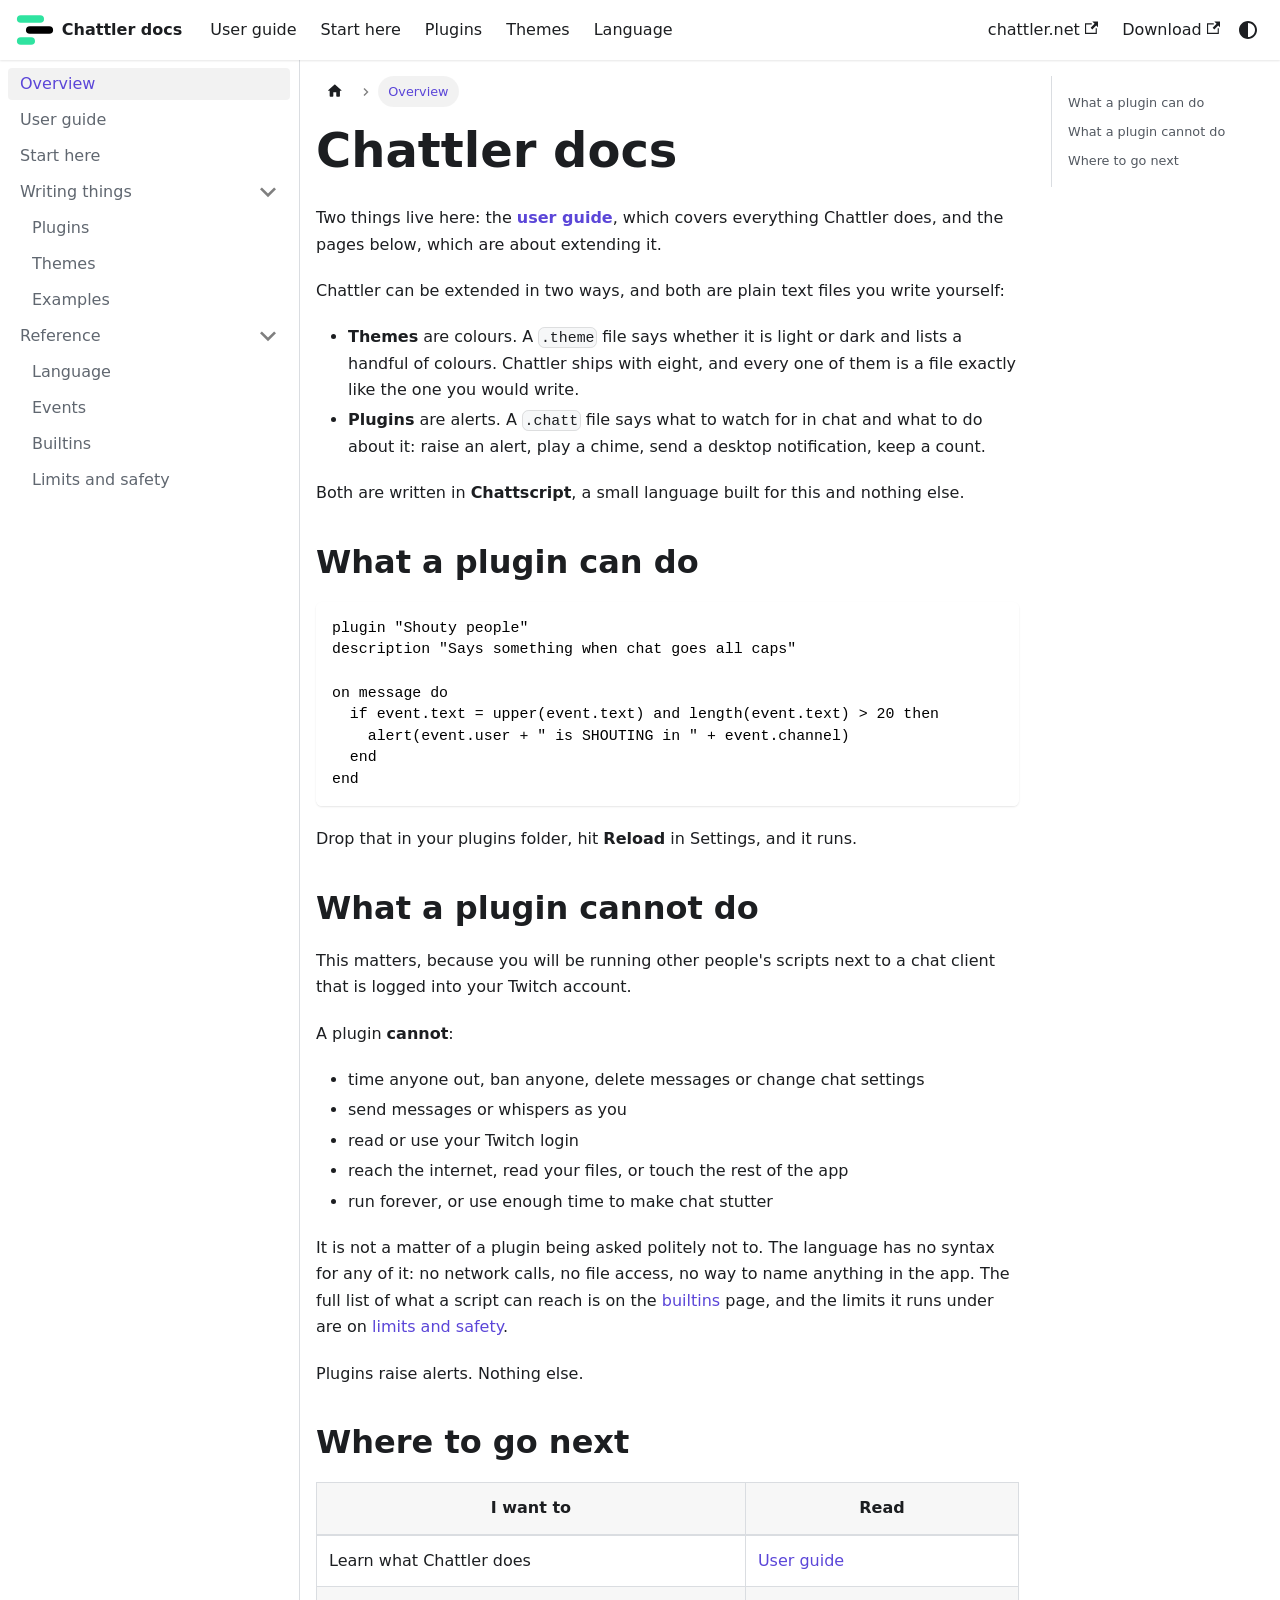
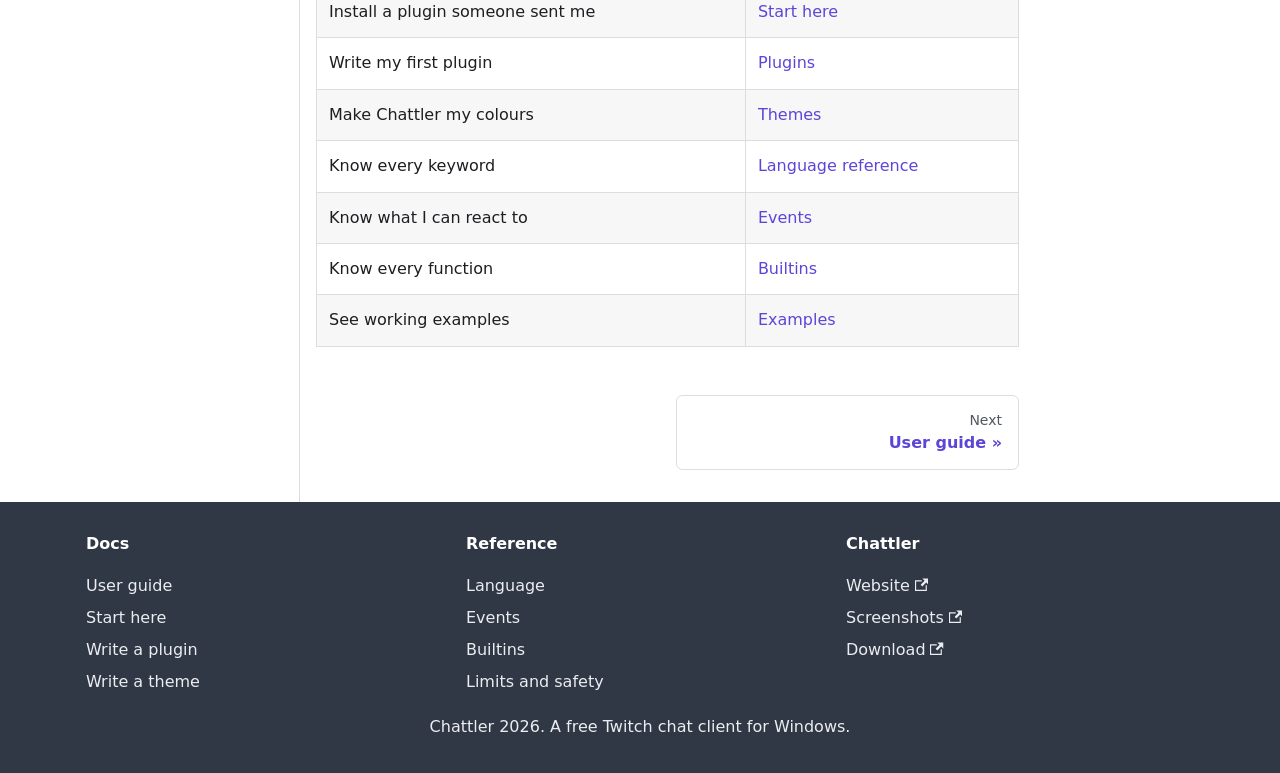
<file: index.html>
<!doctype html>
<html lang="en" dir="ltr" class="docs-wrapper plugin-docs plugin-id-default docs-version-current docs-doc-page docs-doc-id-intro" data-has-hydrated="false">
<head>
<meta charset="UTF-8">
<meta name="generator" content="Docusaurus v3.10.2">
<title data-rh="true">Chattler plugins and themes | Chattler docs</title><meta data-rh="true" name="viewport" content="width=device-width,initial-scale=1"><meta data-rh="true" name="twitter:card" content="summary_large_image"><meta data-rh="true" property="og:image" content="https://docs.chattler.net/img/docs-card.png"><meta data-rh="true" name="twitter:image" content="https://docs.chattler.net/img/docs-card.png"><meta data-rh="true" property="og:url" content="https://docs.chattler.net/"><meta data-rh="true" property="og:locale" content="en"><meta data-rh="true" name="docusaurus_locale" content="en"><meta data-rh="true" name="docsearch:language" content="en"><meta data-rh="true" name="keywords" content="Chattler, Chattscript, Twitch chat client, plugins, themes, moderation alerts"><meta data-rh="true" name="docusaurus_version" content="current"><meta data-rh="true" name="docusaurus_tag" content="docs-default-current"><meta data-rh="true" name="docsearch:version" content="current"><meta data-rh="true" name="docsearch:docusaurus_tag" content="docs-default-current"><meta data-rh="true" property="og:title" content="Chattler plugins and themes | Chattler docs"><meta data-rh="true" name="description" content="Chattler runs community plugins and themes written in Chattscript, a small language with no access to your account, your files or the internet."><meta data-rh="true" property="og:description" content="Chattler runs community plugins and themes written in Chattscript, a small language with no access to your account, your files or the internet."><link data-rh="true" rel="icon" href="/img/favicon.ico"><link data-rh="true" rel="canonical" href="https://docs.chattler.net/"><link data-rh="true" rel="alternate" href="https://docs.chattler.net/" hreflang="en"><link data-rh="true" rel="alternate" href="https://docs.chattler.net/" hreflang="x-default"><script data-rh="true">function insertBanner(){var n=document.createElement("div");n.id="__docusaurus-base-url-issue-banner-container";n.innerHTML='\n<div id="__docusaurus-base-url-issue-banner" style="border: thick solid red; background-color: rgb(255, 230, 179); margin: 20px; padding: 20px; font-size: 20px;">\n   <p style="font-weight: bold; font-size: 30px;">Your Docusaurus site did not load properly.</p>\n   <p>A very common reason is a wrong site <a href="https://docusaurus.io/docs/docusaurus.config.js/#baseUrl" style="font-weight: bold;">baseUrl configuration</a>.</p>\n   <p>Current configured baseUrl = <span style="font-weight: bold; color: red;">/</span>  (default value)</p>\n   <p>We suggest trying baseUrl = <span id="__docusaurus-base-url-issue-banner-suggestion-container" style="font-weight: bold; color: green;"></span></p>\n</div>\n',document.body.prepend(n);var e=document.getElementById("__docusaurus-base-url-issue-banner-suggestion-container"),s=window.location.pathname,o="/"===s.substr(-1)?s:s+"/";e.textContent=o}document.addEventListener("DOMContentLoaded",function(){void 0===window.docusaurus&&insertBanner()})</script><script data-rh="true" type="application/ld+json">{"@context":"https://schema.org","@type":"BreadcrumbList","itemListElement":[{"@type":"ListItem","position":1,"name":"Overview","item":"https://docs.chattler.net/"}]}</script><link rel="stylesheet" href="/assets/css/styles.12a958e6.css">
<script src="/assets/js/runtime~main.bc069a1c.js" defer="defer"></script>
<script src="/assets/js/main.4e175c23.js" defer="defer"></script>
</head>
<body>
<svg style="display: none;"><defs>
<symbol id="theme-svg-external-link" viewBox="0 0 24 24"><path fill="currentColor" d="M21 13v10h-21v-19h12v2h-10v15h17v-8h2zm3-12h-10.988l4.035 4-6.977 7.07 2.828 2.828 6.977-7.07 4.125 4.172v-11z"/></symbol>
</defs></svg>
<script>!function(){var t=function(){try{return new URLSearchParams(window.location.search).get("docusaurus-theme")}catch(t){}}()||function(){try{return window.localStorage.getItem("theme")}catch(t){}}();document.documentElement.setAttribute("data-theme",t||(window.matchMedia("(prefers-color-scheme: dark)").matches?"dark":"light")),document.documentElement.setAttribute("data-theme-choice",t||"system")}(),function(){try{const c=new URLSearchParams(window.location.search).entries();for(var[t,e]of c)if(t.startsWith("docusaurus-data-")){var a=t.replace("docusaurus-data-","data-");document.documentElement.setAttribute(a,e)}}catch(t){}}()</script><div id="__docusaurus"><link rel="preload" as="image" href="/img/logo.svg"><div role="region" aria-label="Skip to main content"><a class="skipToContent_fXgn" href="#__docusaurus_skipToContent_fallback">Skip to main content</a></div><nav aria-label="Main" class="theme-layout-navbar navbar navbar--fixed-top"><div class="navbar__inner"><div class="theme-layout-navbar-left navbar__items"><button aria-label="Toggle navigation bar" aria-expanded="false" class="navbar__toggle clean-btn" type="button"><svg width="30" height="30" viewBox="0 0 30 30" aria-hidden="true"><path stroke="currentColor" stroke-linecap="round" stroke-miterlimit="10" stroke-width="2" d="M4 7h22M4 15h22M4 23h22"></path></svg></button><a class="navbar__brand" href="/"><div class="navbar__logo"><img src="/img/logo.svg" alt="Chattler" class="themedComponent_mlkZ themedComponent--light_NVdE"><img src="/img/logo.svg" alt="Chattler" class="themedComponent_mlkZ themedComponent--dark_xIcU"></div><b class="navbar__title text--truncate">Chattler docs</b></a><a class="navbar__item navbar__link" href="/guide">User guide</a><a class="navbar__item navbar__link" href="/start">Start here</a><a class="navbar__item navbar__link" href="/plugins">Plugins</a><a class="navbar__item navbar__link" href="/themes">Themes</a><a class="navbar__item navbar__link" href="/language">Language</a></div><div class="theme-layout-navbar-right navbar__items navbar__items--right"><a href="https://chattler.net" target="_blank" rel="noopener noreferrer" class="navbar__item navbar__link">chattler.net<svg width="13.5" height="13.5" aria-label="(opens in new tab)" class="iconExternalLink_nPIU"><use href="#theme-svg-external-link"></use></svg></a><a href="https://github.com/Teeeroyyy/chattler" target="_blank" rel="noopener noreferrer" class="navbar__item navbar__link">Download<svg width="13.5" height="13.5" aria-label="(opens in new tab)" class="iconExternalLink_nPIU"><use href="#theme-svg-external-link"></use></svg></a><div class="toggle_vylO colorModeToggle_DEke"><button class="clean-btn toggleButton_gllP toggleButtonDisabled_aARS" type="button" disabled="" title="system mode" aria-label="Switch between dark and light mode (currently system mode)"><svg viewBox="0 0 24 24" width="24" height="24" aria-hidden="true" class="toggleIcon_g3eP lightToggleIcon_pyhR"><path fill="currentColor" d="M12,9c1.65,0,3,1.35,3,3s-1.35,3-3,3s-3-1.35-3-3S10.35,9,12,9 M12,7c-2.76,0-5,2.24-5,5s2.24,5,5,5s5-2.24,5-5 S14.76,7,12,7L12,7z M2,13l2,0c0.55,0,1-0.45,1-1s-0.45-1-1-1l-2,0c-0.55,0-1,0.45-1,1S1.45,13,2,13z M20,13l2,0c0.55,0,1-0.45,1-1 s-0.45-1-1-1l-2,0c-0.55,0-1,0.45-1,1S19.45,13,20,13z M11,2v2c0,0.55,0.45,1,1,1s1-0.45,1-1V2c0-0.55-0.45-1-1-1S11,1.45,11,2z M11,20v2c0,0.55,0.45,1,1,1s1-0.45,1-1v-2c0-0.55-0.45-1-1-1C11.45,19,11,19.45,11,20z M5.99,4.58c-0.39-0.39-1.03-0.39-1.41,0 c-0.39,0.39-0.39,1.03,0,1.41l1.06,1.06c0.39,0.39,1.03,0.39,1.41,0s0.39-1.03,0-1.41L5.99,4.58z M18.36,16.95 c-0.39-0.39-1.03-0.39-1.41,0c-0.39,0.39-0.39,1.03,0,1.41l1.06,1.06c0.39,0.39,1.03,0.39,1.41,0c0.39-0.39,0.39-1.03,0-1.41 L18.36,16.95z M19.42,5.99c0.39-0.39,0.39-1.03,0-1.41c-0.39-0.39-1.03-0.39-1.41,0l-1.06,1.06c-0.39,0.39-0.39,1.03,0,1.41 s1.03,0.39,1.41,0L19.42,5.99z M7.05,18.36c0.39-0.39,0.39-1.03,0-1.41c-0.39-0.39-1.03-0.39-1.41,0l-1.06,1.06 c-0.39,0.39-0.39,1.03,0,1.41s1.03,0.39,1.41,0L7.05,18.36z"></path></svg><svg viewBox="0 0 24 24" width="24" height="24" aria-hidden="true" class="toggleIcon_g3eP darkToggleIcon_wfgR"><path fill="currentColor" d="M9.37,5.51C9.19,6.15,9.1,6.82,9.1,7.5c0,4.08,3.32,7.4,7.4,7.4c0.68,0,1.35-0.09,1.99-0.27C17.45,17.19,14.93,19,12,19 c-3.86,0-7-3.14-7-7C5,9.07,6.81,6.55,9.37,5.51z M12,3c-4.97,0-9,4.03-9,9s4.03,9,9,9s9-4.03,9-9c0-0.46-0.04-0.92-0.1-1.36 c-0.98,1.37-2.58,2.26-4.4,2.26c-2.98,0-5.4-2.42-5.4-5.4c0-1.81,0.89-3.42,2.26-4.4C12.92,3.04,12.46,3,12,3L12,3z"></path></svg><svg viewBox="0 0 24 24" width="24" height="24" aria-hidden="true" class="toggleIcon_g3eP systemToggleIcon_QzmC"><path fill="currentColor" d="m12 21c4.971 0 9-4.029 9-9s-4.029-9-9-9-9 4.029-9 9 4.029 9 9 9zm4.95-13.95c1.313 1.313 2.05 3.093 2.05 4.95s-0.738 3.637-2.05 4.95c-1.313 1.313-3.093 2.05-4.95 2.05v-14c1.857 0 3.637 0.737 4.95 2.05z"></path></svg></button></div><div class="navbarSearchContainer_Bca1"></div></div></div><div role="presentation" class="navbar-sidebar__backdrop"></div></nav><div id="__docusaurus_skipToContent_fallback" class="theme-layout-main main-wrapper mainWrapper_z2l0"><div class="docsWrapper_hBAB"><button aria-label="Scroll back to top" class="clean-btn theme-back-to-top-button backToTopButton_sjWU" type="button"></button><div class="docRoot_UBD9"><aside class="theme-doc-sidebar-container docSidebarContainer_YfHR"><div class="sidebarViewport_aRkj"><div class="sidebar_njMd"><nav aria-label="Docs sidebar" class="menu thin-scrollbar menu_SIkG"><ul class="theme-doc-sidebar-menu menu__list"><li class="theme-doc-sidebar-item-link theme-doc-sidebar-item-link-level-1 menu__list-item"><a class="menu__link menu__link--active" aria-current="page" href="/"><span class="linkLabel_WmDU">Overview</span></a></li><li class="theme-doc-sidebar-item-link theme-doc-sidebar-item-link-level-1 menu__list-item"><a class="menu__link" href="/guide"><span class="linkLabel_WmDU">User guide</span></a></li><li class="theme-doc-sidebar-item-link theme-doc-sidebar-item-link-level-1 menu__list-item"><a class="menu__link" href="/start"><span class="linkLabel_WmDU">Start here</span></a></li><li class="theme-doc-sidebar-item-category theme-doc-sidebar-item-category-level-1 menu__list-item"><div class="menu__list-item-collapsible"><a class="categoryLink_byQd menu__link menu__link--sublist menu__link--sublist-caret" role="button" aria-expanded="true" href="/plugins"><span class="categoryLinkLabel_W154">Writing things</span></a></div><ul class="menu__list"><li class="theme-doc-sidebar-item-link theme-doc-sidebar-item-link-level-2 menu__list-item"><a class="menu__link" tabindex="0" href="/plugins"><span class="linkLabel_WmDU">Plugins</span></a></li><li class="theme-doc-sidebar-item-link theme-doc-sidebar-item-link-level-2 menu__list-item"><a class="menu__link" tabindex="0" href="/themes"><span class="linkLabel_WmDU">Themes</span></a></li><li class="theme-doc-sidebar-item-link theme-doc-sidebar-item-link-level-2 menu__list-item"><a class="menu__link" tabindex="0" href="/examples"><span class="linkLabel_WmDU">Examples</span></a></li></ul></li><li class="theme-doc-sidebar-item-category theme-doc-sidebar-item-category-level-1 menu__list-item"><div class="menu__list-item-collapsible"><a class="categoryLink_byQd menu__link menu__link--sublist menu__link--sublist-caret" role="button" aria-expanded="true" href="/language"><span class="categoryLinkLabel_W154">Reference</span></a></div><ul class="menu__list"><li class="theme-doc-sidebar-item-link theme-doc-sidebar-item-link-level-2 menu__list-item"><a class="menu__link" tabindex="0" href="/language"><span class="linkLabel_WmDU">Language</span></a></li><li class="theme-doc-sidebar-item-link theme-doc-sidebar-item-link-level-2 menu__list-item"><a class="menu__link" tabindex="0" href="/events"><span class="linkLabel_WmDU">Events</span></a></li><li class="theme-doc-sidebar-item-link theme-doc-sidebar-item-link-level-2 menu__list-item"><a class="menu__link" tabindex="0" href="/builtins"><span class="linkLabel_WmDU">Builtins</span></a></li><li class="theme-doc-sidebar-item-link theme-doc-sidebar-item-link-level-2 menu__list-item"><a class="menu__link" tabindex="0" href="/limits"><span class="linkLabel_WmDU">Limits and safety</span></a></li></ul></li></ul></nav></div></div></aside><main class="docMainContainer_TBSr"><div class="container padding-top--md padding-bottom--lg"><div class="row"><div class="col docItemCol_VOVn"><div class="docItemContainer_Djhp"><article><nav class="theme-doc-breadcrumbs breadcrumbsContainer_Z_bl" aria-label="Breadcrumbs"><ul class="breadcrumbs"><li class="breadcrumbs__item"><a aria-label="Home page" class="breadcrumbs__link" href="/"><svg viewBox="0 0 24 24" class="breadcrumbHomeIcon_YNFT"><path d="M10 19v-5h4v5c0 .55.45 1 1 1h3c.55 0 1-.45 1-1v-7h1.7c.46 0 .68-.57.33-.87L12.67 3.6c-.38-.34-.96-.34-1.34 0l-8.36 7.53c-.34.3-.13.87.33.87H5v7c0 .55.45 1 1 1h3c.55 0 1-.45 1-1z" fill="currentColor"></path></svg></a></li><li class="breadcrumbs__item breadcrumbs__item--active"><span class="breadcrumbs__link">Overview</span></li></ul></nav><div class="tocCollapsible_ETCw theme-doc-toc-mobile tocMobile_ITEo"><button type="button" class="clean-btn tocCollapsibleButton_TO0P">On this page</button></div><div class="theme-doc-markdown markdown"><header><h1>Chattler docs</h1></header>
<p>Two things live here: the <strong><a class="" href="/guide">user guide</a></strong>, which covers everything Chattler does, and the pages below, which are about extending it.</p>
<p>Chattler can be extended in two ways, and both are plain text files you write yourself:</p>
<ul>
<li class=""><strong>Themes</strong> are colours. A <code>.theme</code> file says whether it is light or dark and lists a handful of colours. Chattler ships with eight, and every one of them is a file exactly like the one you would write.</li>
<li class=""><strong>Plugins</strong> are alerts. A <code>.chatt</code> file says what to watch for in chat and what to do about it: raise an alert, play a chime, send a desktop notification, keep a count.</li>
</ul>
<p>Both are written in <strong>Chattscript</strong>, a small language built for this and nothing else.</p>
<h2 class="anchor anchorTargetStickyNavbar_Vzrq" id="what-a-plugin-can-do">What a plugin can do<a href="#what-a-plugin-can-do" class="hash-link" aria-label="Direct link to What a plugin can do" title="Direct link to What a plugin can do" translate="no">​</a></h2>
<div class="language-ruby codeBlockContainer_Ckt0 theme-code-block" style="--prism-color:#9CDCFE;--prism-background-color:#1E1E1E"><div class="codeBlockContent_QJqH"><pre tabindex="0" class="prism-code language-ruby codeBlock_bY9V thin-scrollbar" style="color:#9CDCFE;background-color:#1E1E1E"><code class="codeBlockLines_e6Vv"><div class="token-line" style="color:#9CDCFE"><span class="token plain">plugin &quot;Shouty people&quot;</span><br></div><div class="token-line" style="color:#9CDCFE"><span class="token plain">description &quot;Says something when chat goes all caps&quot;</span><br></div><div class="token-line" style="color:#9CDCFE"><span class="token plain" style="display:inline-block"></span><br></div><div class="token-line" style="color:#9CDCFE"><span class="token plain">on message do</span><br></div><div class="token-line" style="color:#9CDCFE"><span class="token plain">  if event.text = upper(event.text) and length(event.text) &gt; 20 then</span><br></div><div class="token-line" style="color:#9CDCFE"><span class="token plain">    alert(event.user + &quot; is SHOUTING in &quot; + event.channel)</span><br></div><div class="token-line" style="color:#9CDCFE"><span class="token plain">  end</span><br></div><div class="token-line" style="color:#9CDCFE"><span class="token plain">end</span><br></div></code></pre></div></div>
<p>Drop that in your plugins folder, hit <strong>Reload</strong> in Settings, and it runs.</p>
<h2 class="anchor anchorTargetStickyNavbar_Vzrq" id="what-a-plugin-cannot-do">What a plugin cannot do<a href="#what-a-plugin-cannot-do" class="hash-link" aria-label="Direct link to What a plugin cannot do" title="Direct link to What a plugin cannot do" translate="no">​</a></h2>
<p>This matters, because you will be running other people&#x27;s scripts next to a chat client that is logged into your Twitch account.</p>
<p>A plugin <strong>cannot</strong>:</p>
<ul>
<li class="">time anyone out, ban anyone, delete messages or change chat settings</li>
<li class="">send messages or whispers as you</li>
<li class="">read or use your Twitch login</li>
<li class="">reach the internet, read your files, or touch the rest of the app</li>
<li class="">run forever, or use enough time to make chat stutter</li>
</ul>
<p>It is not a matter of a plugin being asked politely not to. The language has no syntax for any of it: no network calls, no file access, no way to name anything in the app. The full list of what a script can reach is on the <a class="" href="/builtins">builtins</a> page, and the limits it runs under are on <a class="" href="/limits">limits and safety</a>.</p>
<p>Plugins raise alerts. Nothing else.</p>
<h2 class="anchor anchorTargetStickyNavbar_Vzrq" id="where-to-go-next">Where to go next<a href="#where-to-go-next" class="hash-link" aria-label="Direct link to Where to go next" title="Direct link to Where to go next" translate="no">​</a></h2>
<table><thead><tr><th>I want to</th><th>Read</th></tr></thead><tbody><tr><td>Learn what Chattler does</td><td><a class="" href="/guide">User guide</a></td></tr><tr><td>Install a plugin someone sent me</td><td><a class="" href="/start">Start here</a></td></tr><tr><td>Write my first plugin</td><td><a class="" href="/plugins">Plugins</a></td></tr><tr><td>Make Chattler my colours</td><td><a class="" href="/themes">Themes</a></td></tr><tr><td>Know every keyword</td><td><a class="" href="/language">Language reference</a></td></tr><tr><td>Know what I can react to</td><td><a class="" href="/events">Events</a></td></tr><tr><td>Know every function</td><td><a class="" href="/builtins">Builtins</a></td></tr><tr><td>See working examples</td><td><a class="" href="/examples">Examples</a></td></tr></tbody></table></div></article><nav class="docusaurus-mt-lg pagination-nav" aria-label="Docs pages"><a class="pagination-nav__link pagination-nav__link--next" href="/guide"><div class="pagination-nav__sublabel">Next</div><div class="pagination-nav__label">User guide</div></a></nav></div></div><div class="col col--3"><div class="tableOfContents_bqdL thin-scrollbar theme-doc-toc-desktop"><ul class="table-of-contents table-of-contents__left-border"><li><a href="#what-a-plugin-can-do" class="table-of-contents__link toc-highlight">What a plugin can do</a></li><li><a href="#what-a-plugin-cannot-do" class="table-of-contents__link toc-highlight">What a plugin cannot do</a></li><li><a href="#where-to-go-next" class="table-of-contents__link toc-highlight">Where to go next</a></li></ul></div></div></div></div></main></div></div></div><footer class="theme-layout-footer footer footer--dark"><div class="container container-fluid"><div class="row footer__links"><div class="theme-layout-footer-column col footer__col"><div class="footer__title">Docs</div><ul class="footer__items clean-list"><li class="footer__item"><a class="footer__link-item" href="/guide">User guide</a></li><li class="footer__item"><a class="footer__link-item" href="/start">Start here</a></li><li class="footer__item"><a class="footer__link-item" href="/plugins">Write a plugin</a></li><li class="footer__item"><a class="footer__link-item" href="/themes">Write a theme</a></li></ul></div><div class="theme-layout-footer-column col footer__col"><div class="footer__title">Reference</div><ul class="footer__items clean-list"><li class="footer__item"><a class="footer__link-item" href="/language">Language</a></li><li class="footer__item"><a class="footer__link-item" href="/events">Events</a></li><li class="footer__item"><a class="footer__link-item" href="/builtins">Builtins</a></li><li class="footer__item"><a class="footer__link-item" href="/limits">Limits and safety</a></li></ul></div><div class="theme-layout-footer-column col footer__col"><div class="footer__title">Chattler</div><ul class="footer__items clean-list"><li class="footer__item"><a href="https://chattler.net" target="_blank" rel="noopener noreferrer" class="footer__link-item">Website<svg width="13.5" height="13.5" aria-label="(opens in new tab)" class="iconExternalLink_nPIU"><use href="#theme-svg-external-link"></use></svg></a></li><li class="footer__item"><a href="https://chattler.net/screenshots/" target="_blank" rel="noopener noreferrer" class="footer__link-item">Screenshots<svg width="13.5" height="13.5" aria-label="(opens in new tab)" class="iconExternalLink_nPIU"><use href="#theme-svg-external-link"></use></svg></a></li><li class="footer__item"><a href="https://chattler.net/#download" target="_blank" rel="noopener noreferrer" class="footer__link-item">Download<svg width="13.5" height="13.5" aria-label="(opens in new tab)" class="iconExternalLink_nPIU"><use href="#theme-svg-external-link"></use></svg></a></li></ul></div></div><div class="footer__bottom text--center"><div class="footer__copyright">Chattler 2026. A free Twitch chat client for Windows.</div></div></div></footer></div>
</body>
</html>
</file>
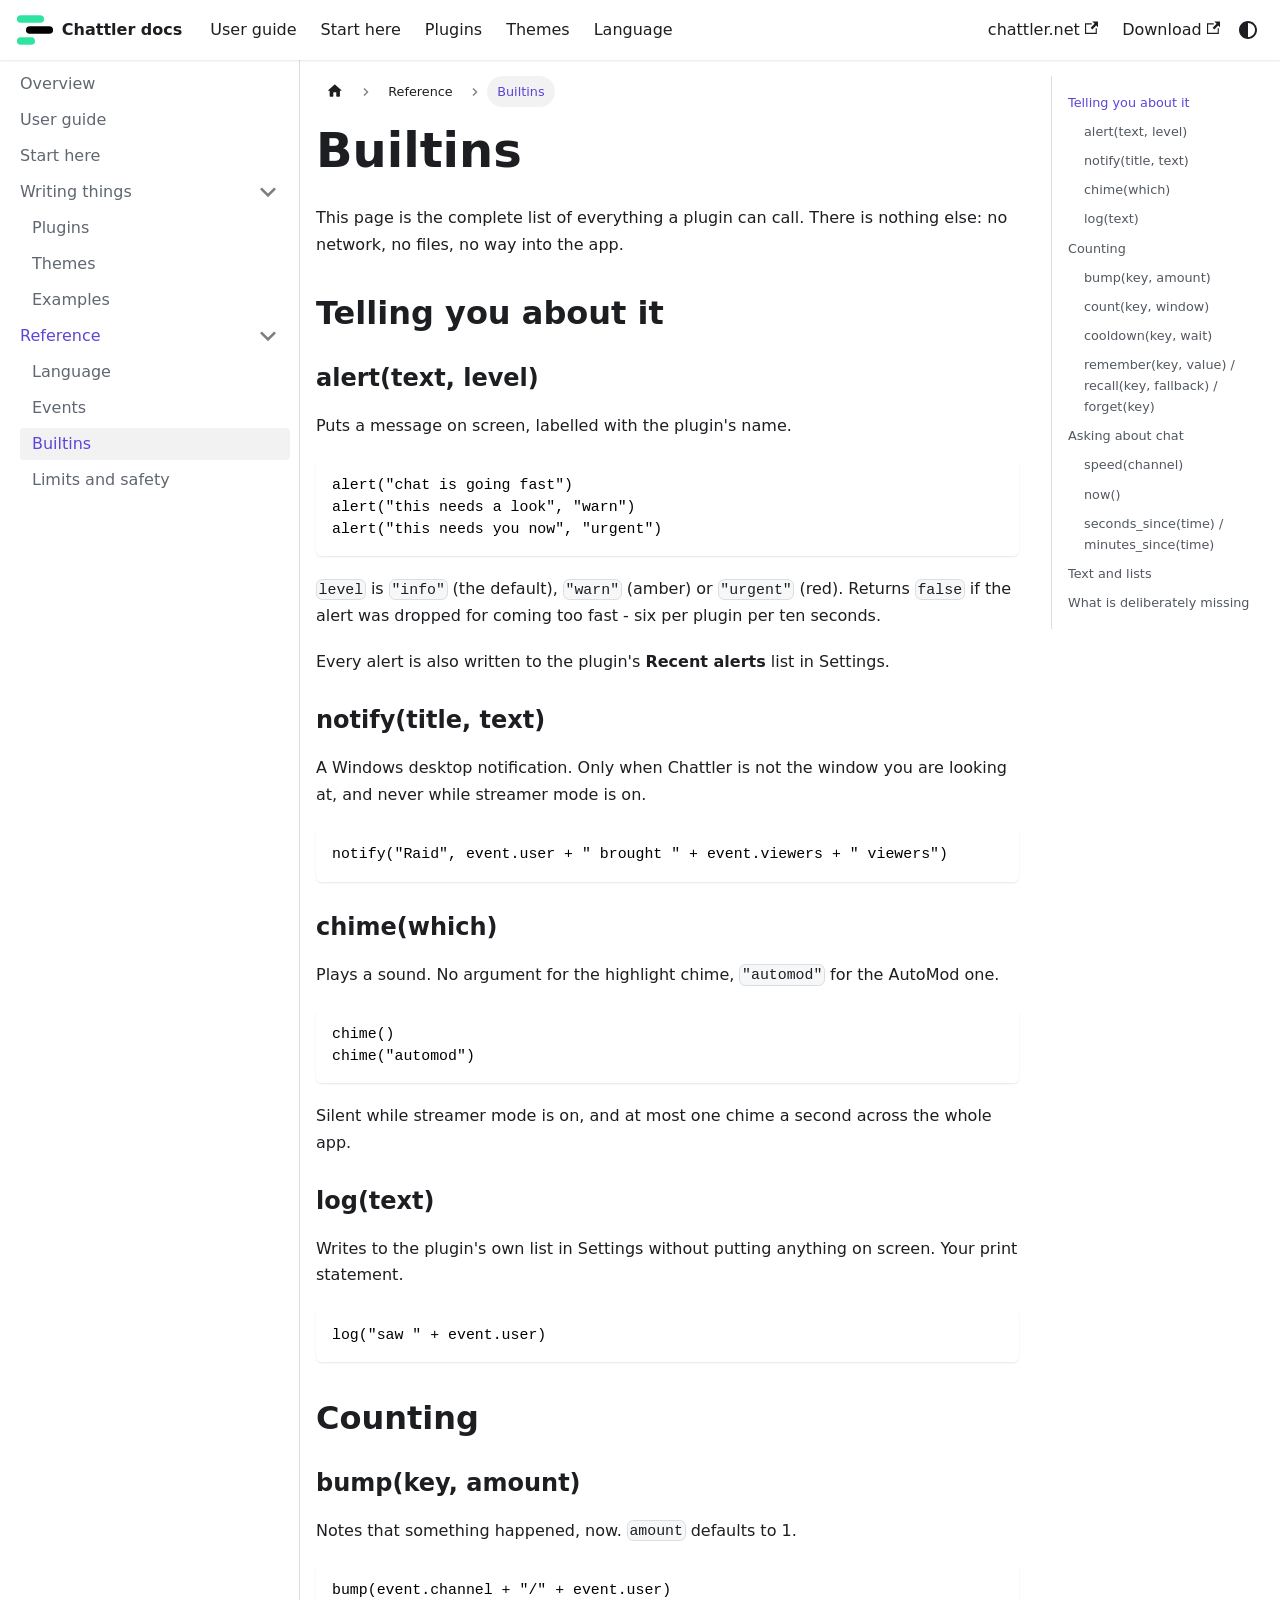
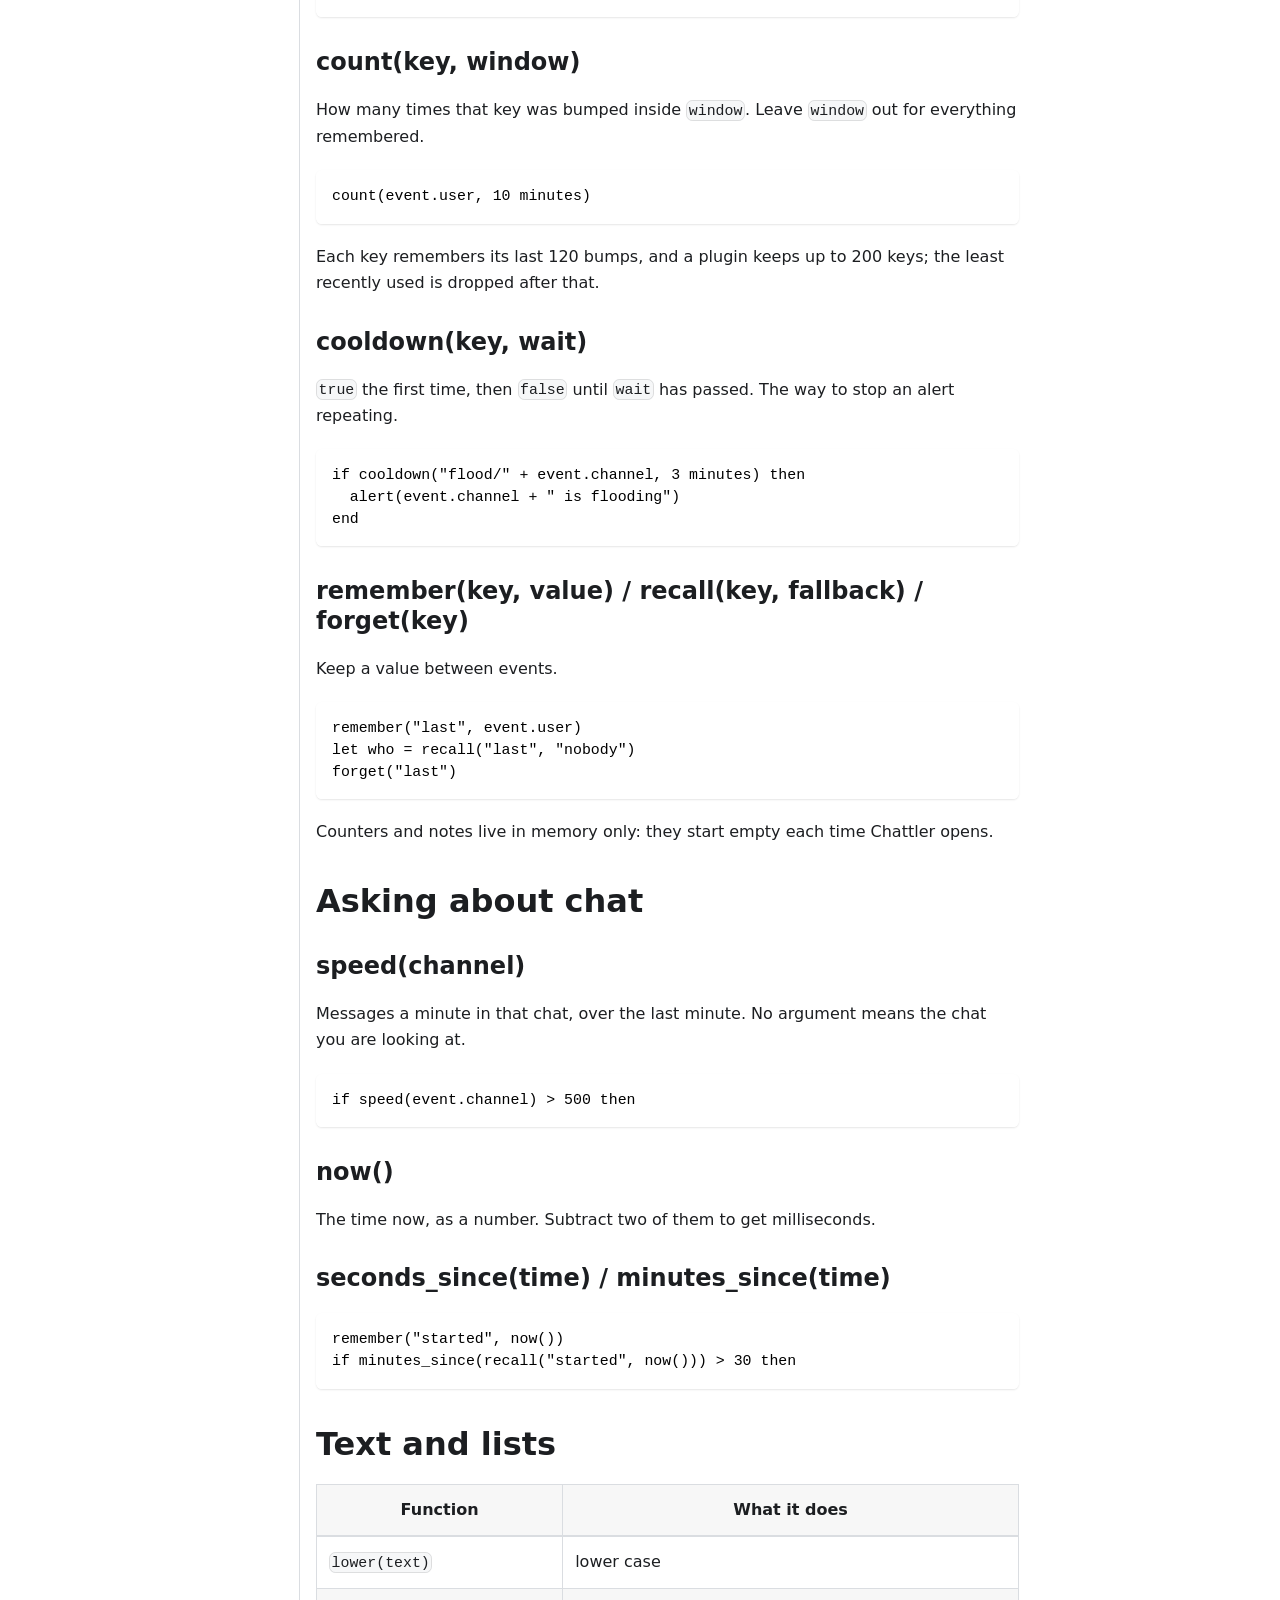
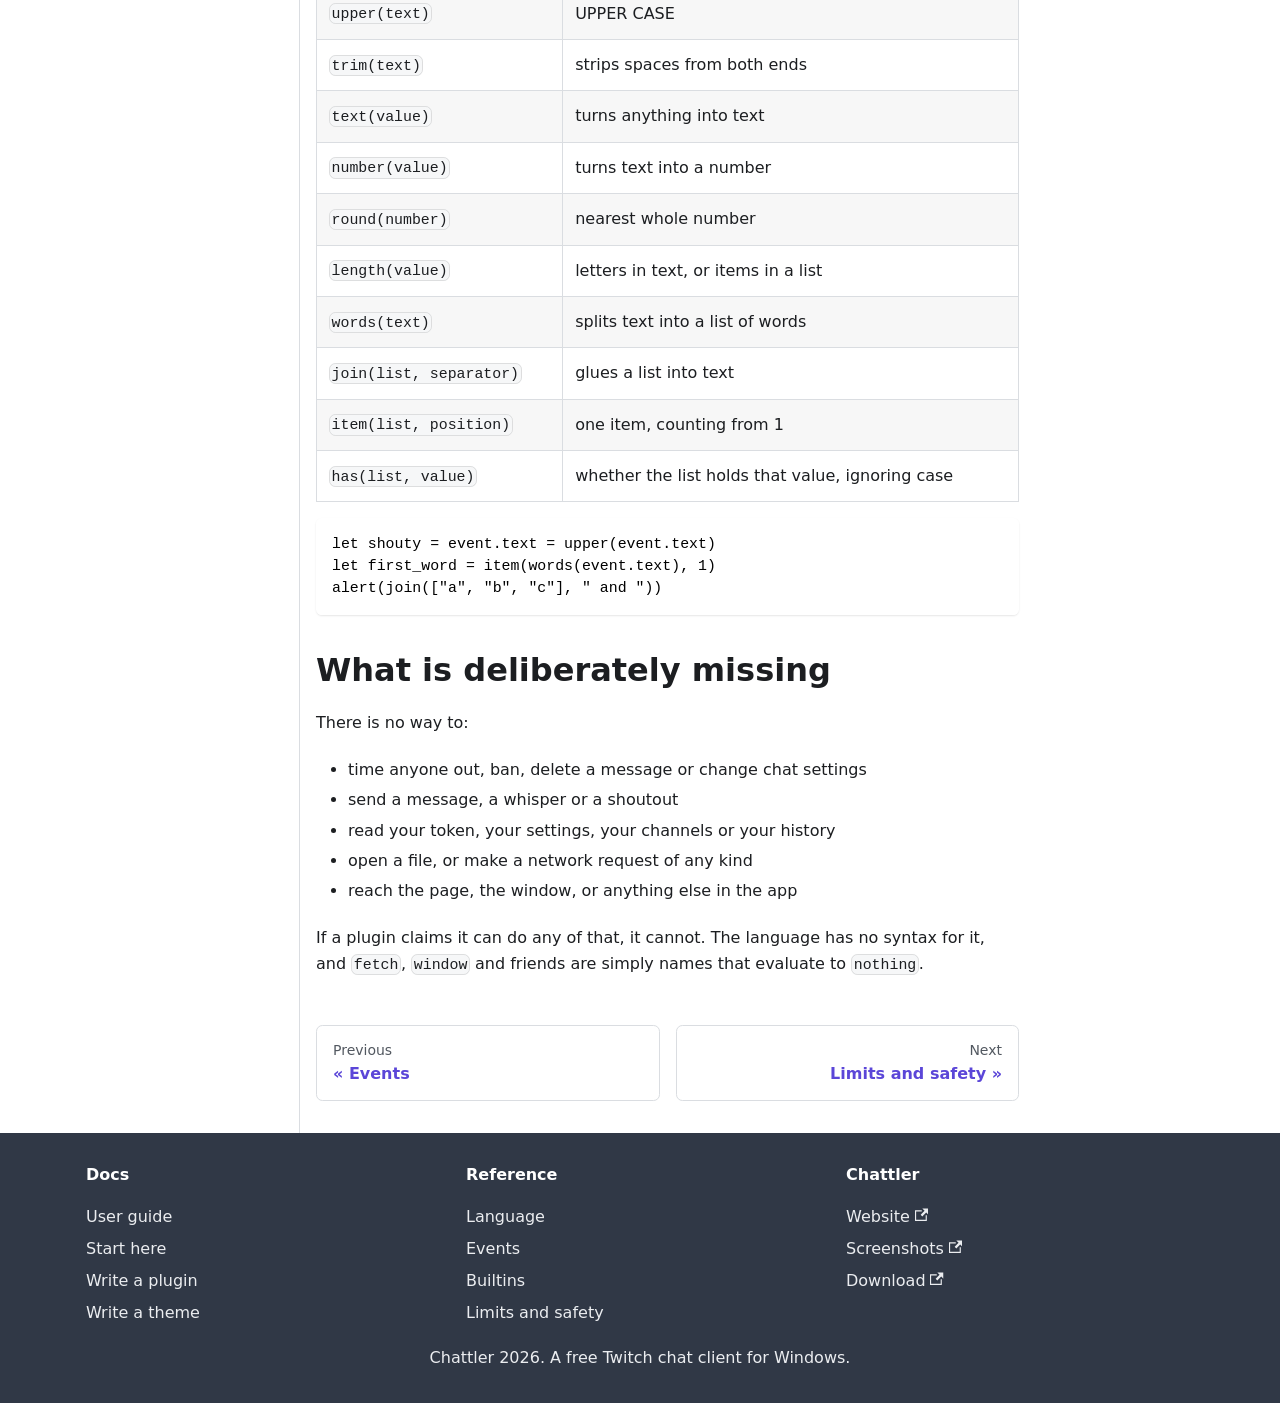
<file: builtins.html>
<!doctype html>
<html lang="en" dir="ltr" class="docs-wrapper plugin-docs plugin-id-default docs-version-current docs-doc-page docs-doc-id-builtins" data-has-hydrated="false">
<head>
<meta charset="UTF-8">
<meta name="generator" content="Docusaurus v3.10.2">
<title data-rh="true">Builtins | Chattler docs</title><meta data-rh="true" name="viewport" content="width=device-width,initial-scale=1"><meta data-rh="true" name="twitter:card" content="summary_large_image"><meta data-rh="true" property="og:image" content="https://docs.chattler.net/img/docs-card.png"><meta data-rh="true" name="twitter:image" content="https://docs.chattler.net/img/docs-card.png"><meta data-rh="true" property="og:url" content="https://docs.chattler.net/builtins"><meta data-rh="true" property="og:locale" content="en"><meta data-rh="true" name="docusaurus_locale" content="en"><meta data-rh="true" name="docsearch:language" content="en"><meta data-rh="true" name="keywords" content="Chattler, Chattscript, Twitch chat client, plugins, themes, moderation alerts"><meta data-rh="true" name="docusaurus_version" content="current"><meta data-rh="true" name="docusaurus_tag" content="docs-default-current"><meta data-rh="true" name="docsearch:version" content="current"><meta data-rh="true" name="docsearch:docusaurus_tag" content="docs-default-current"><meta data-rh="true" property="og:title" content="Builtins | Chattler docs"><meta data-rh="true" name="description" content="Every function a Chattler plugin can call - alerts, chimes, counters, notes and text helpers."><meta data-rh="true" property="og:description" content="Every function a Chattler plugin can call - alerts, chimes, counters, notes and text helpers."><link data-rh="true" rel="icon" href="/img/favicon.ico"><link data-rh="true" rel="canonical" href="https://docs.chattler.net/builtins"><link data-rh="true" rel="alternate" href="https://docs.chattler.net/builtins" hreflang="en"><link data-rh="true" rel="alternate" href="https://docs.chattler.net/builtins" hreflang="x-default"><script data-rh="true" type="application/ld+json">{"@context":"https://schema.org","@type":"BreadcrumbList","itemListElement":[{"@type":"ListItem","position":1,"name":"Builtins","item":"https://docs.chattler.net/builtins"}]}</script><link rel="stylesheet" href="/assets/css/styles.12a958e6.css">
<script src="/assets/js/runtime~main.bc069a1c.js" defer="defer"></script>
<script src="/assets/js/main.4e175c23.js" defer="defer"></script>
</head>
<body>
<svg style="display: none;"><defs>
<symbol id="theme-svg-external-link" viewBox="0 0 24 24"><path fill="currentColor" d="M21 13v10h-21v-19h12v2h-10v15h17v-8h2zm3-12h-10.988l4.035 4-6.977 7.07 2.828 2.828 6.977-7.07 4.125 4.172v-11z"/></symbol>
</defs></svg>
<script>!function(){var t=function(){try{return new URLSearchParams(window.location.search).get("docusaurus-theme")}catch(t){}}()||function(){try{return window.localStorage.getItem("theme")}catch(t){}}();document.documentElement.setAttribute("data-theme",t||(window.matchMedia("(prefers-color-scheme: dark)").matches?"dark":"light")),document.documentElement.setAttribute("data-theme-choice",t||"system")}(),function(){try{const c=new URLSearchParams(window.location.search).entries();for(var[t,e]of c)if(t.startsWith("docusaurus-data-")){var a=t.replace("docusaurus-data-","data-");document.documentElement.setAttribute(a,e)}}catch(t){}}()</script><div id="__docusaurus"><link rel="preload" as="image" href="/img/logo.svg"><div role="region" aria-label="Skip to main content"><a class="skipToContent_fXgn" href="#__docusaurus_skipToContent_fallback">Skip to main content</a></div><nav aria-label="Main" class="theme-layout-navbar navbar navbar--fixed-top"><div class="navbar__inner"><div class="theme-layout-navbar-left navbar__items"><button aria-label="Toggle navigation bar" aria-expanded="false" class="navbar__toggle clean-btn" type="button"><svg width="30" height="30" viewBox="0 0 30 30" aria-hidden="true"><path stroke="currentColor" stroke-linecap="round" stroke-miterlimit="10" stroke-width="2" d="M4 7h22M4 15h22M4 23h22"></path></svg></button><a class="navbar__brand" href="/"><div class="navbar__logo"><img src="/img/logo.svg" alt="Chattler" class="themedComponent_mlkZ themedComponent--light_NVdE"><img src="/img/logo.svg" alt="Chattler" class="themedComponent_mlkZ themedComponent--dark_xIcU"></div><b class="navbar__title text--truncate">Chattler docs</b></a><a class="navbar__item navbar__link" href="/guide">User guide</a><a class="navbar__item navbar__link" href="/start">Start here</a><a class="navbar__item navbar__link" href="/plugins">Plugins</a><a class="navbar__item navbar__link" href="/themes">Themes</a><a class="navbar__item navbar__link" href="/language">Language</a></div><div class="theme-layout-navbar-right navbar__items navbar__items--right"><a href="https://chattler.net" target="_blank" rel="noopener noreferrer" class="navbar__item navbar__link">chattler.net<svg width="13.5" height="13.5" aria-label="(opens in new tab)" class="iconExternalLink_nPIU"><use href="#theme-svg-external-link"></use></svg></a><a href="https://github.com/Teeeroyyy/chattler" target="_blank" rel="noopener noreferrer" class="navbar__item navbar__link">Download<svg width="13.5" height="13.5" aria-label="(opens in new tab)" class="iconExternalLink_nPIU"><use href="#theme-svg-external-link"></use></svg></a><div class="toggle_vylO colorModeToggle_DEke"><button class="clean-btn toggleButton_gllP toggleButtonDisabled_aARS" type="button" disabled="" title="system mode" aria-label="Switch between dark and light mode (currently system mode)"><svg viewBox="0 0 24 24" width="24" height="24" aria-hidden="true" class="toggleIcon_g3eP lightToggleIcon_pyhR"><path fill="currentColor" d="M12,9c1.65,0,3,1.35,3,3s-1.35,3-3,3s-3-1.35-3-3S10.35,9,12,9 M12,7c-2.76,0-5,2.24-5,5s2.24,5,5,5s5-2.24,5-5 S14.76,7,12,7L12,7z M2,13l2,0c0.55,0,1-0.45,1-1s-0.45-1-1-1l-2,0c-0.55,0-1,0.45-1,1S1.45,13,2,13z M20,13l2,0c0.55,0,1-0.45,1-1 s-0.45-1-1-1l-2,0c-0.55,0-1,0.45-1,1S19.45,13,20,13z M11,2v2c0,0.55,0.45,1,1,1s1-0.45,1-1V2c0-0.55-0.45-1-1-1S11,1.45,11,2z M11,20v2c0,0.55,0.45,1,1,1s1-0.45,1-1v-2c0-0.55-0.45-1-1-1C11.45,19,11,19.45,11,20z M5.99,4.58c-0.39-0.39-1.03-0.39-1.41,0 c-0.39,0.39-0.39,1.03,0,1.41l1.06,1.06c0.39,0.39,1.03,0.39,1.41,0s0.39-1.03,0-1.41L5.99,4.58z M18.36,16.95 c-0.39-0.39-1.03-0.39-1.41,0c-0.39,0.39-0.39,1.03,0,1.41l1.06,1.06c0.39,0.39,1.03,0.39,1.41,0c0.39-0.39,0.39-1.03,0-1.41 L18.36,16.95z M19.42,5.99c0.39-0.39,0.39-1.03,0-1.41c-0.39-0.39-1.03-0.39-1.41,0l-1.06,1.06c-0.39,0.39-0.39,1.03,0,1.41 s1.03,0.39,1.41,0L19.42,5.99z M7.05,18.36c0.39-0.39,0.39-1.03,0-1.41c-0.39-0.39-1.03-0.39-1.41,0l-1.06,1.06 c-0.39,0.39-0.39,1.03,0,1.41s1.03,0.39,1.41,0L7.05,18.36z"></path></svg><svg viewBox="0 0 24 24" width="24" height="24" aria-hidden="true" class="toggleIcon_g3eP darkToggleIcon_wfgR"><path fill="currentColor" d="M9.37,5.51C9.19,6.15,9.1,6.82,9.1,7.5c0,4.08,3.32,7.4,7.4,7.4c0.68,0,1.35-0.09,1.99-0.27C17.45,17.19,14.93,19,12,19 c-3.86,0-7-3.14-7-7C5,9.07,6.81,6.55,9.37,5.51z M12,3c-4.97,0-9,4.03-9,9s4.03,9,9,9s9-4.03,9-9c0-0.46-0.04-0.92-0.1-1.36 c-0.98,1.37-2.58,2.26-4.4,2.26c-2.98,0-5.4-2.42-5.4-5.4c0-1.81,0.89-3.42,2.26-4.4C12.92,3.04,12.46,3,12,3L12,3z"></path></svg><svg viewBox="0 0 24 24" width="24" height="24" aria-hidden="true" class="toggleIcon_g3eP systemToggleIcon_QzmC"><path fill="currentColor" d="m12 21c4.971 0 9-4.029 9-9s-4.029-9-9-9-9 4.029-9 9 4.029 9 9 9zm4.95-13.95c1.313 1.313 2.05 3.093 2.05 4.95s-0.738 3.637-2.05 4.95c-1.313 1.313-3.093 2.05-4.95 2.05v-14c1.857 0 3.637 0.737 4.95 2.05z"></path></svg></button></div><div class="navbarSearchContainer_Bca1"></div></div></div><div role="presentation" class="navbar-sidebar__backdrop"></div></nav><div id="__docusaurus_skipToContent_fallback" class="theme-layout-main main-wrapper mainWrapper_z2l0"><div class="docsWrapper_hBAB"><button aria-label="Scroll back to top" class="clean-btn theme-back-to-top-button backToTopButton_sjWU" type="button"></button><div class="docRoot_UBD9"><aside class="theme-doc-sidebar-container docSidebarContainer_YfHR"><div class="sidebarViewport_aRkj"><div class="sidebar_njMd"><nav aria-label="Docs sidebar" class="menu thin-scrollbar menu_SIkG"><ul class="theme-doc-sidebar-menu menu__list"><li class="theme-doc-sidebar-item-link theme-doc-sidebar-item-link-level-1 menu__list-item"><a class="menu__link" href="/"><span class="linkLabel_WmDU">Overview</span></a></li><li class="theme-doc-sidebar-item-link theme-doc-sidebar-item-link-level-1 menu__list-item"><a class="menu__link" href="/guide"><span class="linkLabel_WmDU">User guide</span></a></li><li class="theme-doc-sidebar-item-link theme-doc-sidebar-item-link-level-1 menu__list-item"><a class="menu__link" href="/start"><span class="linkLabel_WmDU">Start here</span></a></li><li class="theme-doc-sidebar-item-category theme-doc-sidebar-item-category-level-1 menu__list-item"><div class="menu__list-item-collapsible"><a class="categoryLink_byQd menu__link menu__link--sublist menu__link--sublist-caret" role="button" aria-expanded="true" href="/plugins"><span class="categoryLinkLabel_W154">Writing things</span></a></div><ul class="menu__list"><li class="theme-doc-sidebar-item-link theme-doc-sidebar-item-link-level-2 menu__list-item"><a class="menu__link" tabindex="0" href="/plugins"><span class="linkLabel_WmDU">Plugins</span></a></li><li class="theme-doc-sidebar-item-link theme-doc-sidebar-item-link-level-2 menu__list-item"><a class="menu__link" tabindex="0" href="/themes"><span class="linkLabel_WmDU">Themes</span></a></li><li class="theme-doc-sidebar-item-link theme-doc-sidebar-item-link-level-2 menu__list-item"><a class="menu__link" tabindex="0" href="/examples"><span class="linkLabel_WmDU">Examples</span></a></li></ul></li><li class="theme-doc-sidebar-item-category theme-doc-sidebar-item-category-level-1 menu__list-item"><div class="menu__list-item-collapsible"><a class="categoryLink_byQd menu__link menu__link--sublist menu__link--sublist-caret menu__link--active" role="button" aria-expanded="true" href="/language"><span class="categoryLinkLabel_W154">Reference</span></a></div><ul class="menu__list"><li class="theme-doc-sidebar-item-link theme-doc-sidebar-item-link-level-2 menu__list-item"><a class="menu__link" tabindex="0" href="/language"><span class="linkLabel_WmDU">Language</span></a></li><li class="theme-doc-sidebar-item-link theme-doc-sidebar-item-link-level-2 menu__list-item"><a class="menu__link" tabindex="0" href="/events"><span class="linkLabel_WmDU">Events</span></a></li><li class="theme-doc-sidebar-item-link theme-doc-sidebar-item-link-level-2 menu__list-item"><a class="menu__link menu__link--active" aria-current="page" tabindex="0" href="/builtins"><span class="linkLabel_WmDU">Builtins</span></a></li><li class="theme-doc-sidebar-item-link theme-doc-sidebar-item-link-level-2 menu__list-item"><a class="menu__link" tabindex="0" href="/limits"><span class="linkLabel_WmDU">Limits and safety</span></a></li></ul></li></ul></nav></div></div></aside><main class="docMainContainer_TBSr"><div class="container padding-top--md padding-bottom--lg"><div class="row"><div class="col docItemCol_VOVn"><div class="docItemContainer_Djhp"><article><nav class="theme-doc-breadcrumbs breadcrumbsContainer_Z_bl" aria-label="Breadcrumbs"><ul class="breadcrumbs"><li class="breadcrumbs__item"><a aria-label="Home page" class="breadcrumbs__link" href="/"><svg viewBox="0 0 24 24" class="breadcrumbHomeIcon_YNFT"><path d="M10 19v-5h4v5c0 .55.45 1 1 1h3c.55 0 1-.45 1-1v-7h1.7c.46 0 .68-.57.33-.87L12.67 3.6c-.38-.34-.96-.34-1.34 0l-8.36 7.53c-.34.3-.13.87.33.87H5v7c0 .55.45 1 1 1h3c.55 0 1-.45 1-1z" fill="currentColor"></path></svg></a></li><li class="breadcrumbs__item"><span class="breadcrumbs__link">Reference</span></li><li class="breadcrumbs__item breadcrumbs__item--active"><span class="breadcrumbs__link">Builtins</span></li></ul></nav><div class="tocCollapsible_ETCw theme-doc-toc-mobile tocMobile_ITEo"><button type="button" class="clean-btn tocCollapsibleButton_TO0P">On this page</button></div><div class="theme-doc-markdown markdown"><header><h1>Builtins</h1></header>
<p>This page is the complete list of everything a plugin can call. There is nothing else: no network, no files, no way into the app.</p>
<h2 class="anchor anchorTargetStickyNavbar_Vzrq" id="telling-you-about-it">Telling you about it<a href="#telling-you-about-it" class="hash-link" aria-label="Direct link to Telling you about it" title="Direct link to Telling you about it" translate="no">​</a></h2>
<h3 class="anchor anchorTargetStickyNavbar_Vzrq" id="alerttext-level">alert(text, level)<a href="#alerttext-level" class="hash-link" aria-label="Direct link to alert(text, level)" title="Direct link to alert(text, level)" translate="no">​</a></h3>
<p>Puts a message on screen, labelled with the plugin&#x27;s name.</p>
<div class="language-ruby codeBlockContainer_Ckt0 theme-code-block" style="--prism-color:#9CDCFE;--prism-background-color:#1E1E1E"><div class="codeBlockContent_QJqH"><pre tabindex="0" class="prism-code language-ruby codeBlock_bY9V thin-scrollbar" style="color:#9CDCFE;background-color:#1E1E1E"><code class="codeBlockLines_e6Vv"><div class="token-line" style="color:#9CDCFE"><span class="token plain">alert(&quot;chat is going fast&quot;)</span><br></div><div class="token-line" style="color:#9CDCFE"><span class="token plain">alert(&quot;this needs a look&quot;, &quot;warn&quot;)</span><br></div><div class="token-line" style="color:#9CDCFE"><span class="token plain">alert(&quot;this needs you now&quot;, &quot;urgent&quot;)</span><br></div></code></pre></div></div>
<p><code>level</code> is <code>&quot;info&quot;</code> (the default), <code>&quot;warn&quot;</code> (amber) or <code>&quot;urgent&quot;</code> (red). Returns <code>false</code> if the alert was dropped for coming too fast - six per plugin per ten seconds.</p>
<p>Every alert is also written to the plugin&#x27;s <strong>Recent alerts</strong> list in Settings.</p>
<h3 class="anchor anchorTargetStickyNavbar_Vzrq" id="notifytitle-text">notify(title, text)<a href="#notifytitle-text" class="hash-link" aria-label="Direct link to notify(title, text)" title="Direct link to notify(title, text)" translate="no">​</a></h3>
<p>A Windows desktop notification. Only when Chattler is not the window you are looking at, and never while streamer mode is on.</p>
<div class="language-ruby codeBlockContainer_Ckt0 theme-code-block" style="--prism-color:#9CDCFE;--prism-background-color:#1E1E1E"><div class="codeBlockContent_QJqH"><pre tabindex="0" class="prism-code language-ruby codeBlock_bY9V thin-scrollbar" style="color:#9CDCFE;background-color:#1E1E1E"><code class="codeBlockLines_e6Vv"><div class="token-line" style="color:#9CDCFE"><span class="token plain">notify(&quot;Raid&quot;, event.user + &quot; brought &quot; + event.viewers + &quot; viewers&quot;)</span><br></div></code></pre></div></div>
<h3 class="anchor anchorTargetStickyNavbar_Vzrq" id="chimewhich">chime(which)<a href="#chimewhich" class="hash-link" aria-label="Direct link to chime(which)" title="Direct link to chime(which)" translate="no">​</a></h3>
<p>Plays a sound. No argument for the highlight chime, <code>&quot;automod&quot;</code> for the AutoMod one.</p>
<div class="language-ruby codeBlockContainer_Ckt0 theme-code-block" style="--prism-color:#9CDCFE;--prism-background-color:#1E1E1E"><div class="codeBlockContent_QJqH"><pre tabindex="0" class="prism-code language-ruby codeBlock_bY9V thin-scrollbar" style="color:#9CDCFE;background-color:#1E1E1E"><code class="codeBlockLines_e6Vv"><div class="token-line" style="color:#9CDCFE"><span class="token plain">chime()</span><br></div><div class="token-line" style="color:#9CDCFE"><span class="token plain">chime(&quot;automod&quot;)</span><br></div></code></pre></div></div>
<p>Silent while streamer mode is on, and at most one chime a second across the whole app.</p>
<h3 class="anchor anchorTargetStickyNavbar_Vzrq" id="logtext">log(text)<a href="#logtext" class="hash-link" aria-label="Direct link to log(text)" title="Direct link to log(text)" translate="no">​</a></h3>
<p>Writes to the plugin&#x27;s own list in Settings without putting anything on screen. Your print statement.</p>
<div class="language-ruby codeBlockContainer_Ckt0 theme-code-block" style="--prism-color:#9CDCFE;--prism-background-color:#1E1E1E"><div class="codeBlockContent_QJqH"><pre tabindex="0" class="prism-code language-ruby codeBlock_bY9V thin-scrollbar" style="color:#9CDCFE;background-color:#1E1E1E"><code class="codeBlockLines_e6Vv"><div class="token-line" style="color:#9CDCFE"><span class="token plain">log(&quot;saw &quot; + event.user)</span><br></div></code></pre></div></div>
<h2 class="anchor anchorTargetStickyNavbar_Vzrq" id="counting">Counting<a href="#counting" class="hash-link" aria-label="Direct link to Counting" title="Direct link to Counting" translate="no">​</a></h2>
<h3 class="anchor anchorTargetStickyNavbar_Vzrq" id="bumpkey-amount">bump(key, amount)<a href="#bumpkey-amount" class="hash-link" aria-label="Direct link to bump(key, amount)" title="Direct link to bump(key, amount)" translate="no">​</a></h3>
<p>Notes that something happened, now. <code>amount</code> defaults to 1.</p>
<div class="language-ruby codeBlockContainer_Ckt0 theme-code-block" style="--prism-color:#9CDCFE;--prism-background-color:#1E1E1E"><div class="codeBlockContent_QJqH"><pre tabindex="0" class="prism-code language-ruby codeBlock_bY9V thin-scrollbar" style="color:#9CDCFE;background-color:#1E1E1E"><code class="codeBlockLines_e6Vv"><div class="token-line" style="color:#9CDCFE"><span class="token plain">bump(event.channel + &quot;/&quot; + event.user)</span><br></div></code></pre></div></div>
<h3 class="anchor anchorTargetStickyNavbar_Vzrq" id="countkey-window">count(key, window)<a href="#countkey-window" class="hash-link" aria-label="Direct link to count(key, window)" title="Direct link to count(key, window)" translate="no">​</a></h3>
<p>How many times that key was bumped inside <code>window</code>. Leave <code>window</code> out for everything remembered.</p>
<div class="language-ruby codeBlockContainer_Ckt0 theme-code-block" style="--prism-color:#9CDCFE;--prism-background-color:#1E1E1E"><div class="codeBlockContent_QJqH"><pre tabindex="0" class="prism-code language-ruby codeBlock_bY9V thin-scrollbar" style="color:#9CDCFE;background-color:#1E1E1E"><code class="codeBlockLines_e6Vv"><div class="token-line" style="color:#9CDCFE"><span class="token plain">count(event.user, 10 minutes)</span><br></div></code></pre></div></div>
<p>Each key remembers its last 120 bumps, and a plugin keeps up to 200 keys; the least recently used is dropped after that.</p>
<h3 class="anchor anchorTargetStickyNavbar_Vzrq" id="cooldownkey-wait">cooldown(key, wait)<a href="#cooldownkey-wait" class="hash-link" aria-label="Direct link to cooldown(key, wait)" title="Direct link to cooldown(key, wait)" translate="no">​</a></h3>
<p><code>true</code> the first time, then <code>false</code> until <code>wait</code> has passed. The way to stop an alert repeating.</p>
<div class="language-ruby codeBlockContainer_Ckt0 theme-code-block" style="--prism-color:#9CDCFE;--prism-background-color:#1E1E1E"><div class="codeBlockContent_QJqH"><pre tabindex="0" class="prism-code language-ruby codeBlock_bY9V thin-scrollbar" style="color:#9CDCFE;background-color:#1E1E1E"><code class="codeBlockLines_e6Vv"><div class="token-line" style="color:#9CDCFE"><span class="token plain">if cooldown(&quot;flood/&quot; + event.channel, 3 minutes) then</span><br></div><div class="token-line" style="color:#9CDCFE"><span class="token plain">  alert(event.channel + &quot; is flooding&quot;)</span><br></div><div class="token-line" style="color:#9CDCFE"><span class="token plain">end</span><br></div></code></pre></div></div>
<h3 class="anchor anchorTargetStickyNavbar_Vzrq" id="rememberkey-value--recallkey-fallback--forgetkey">remember(key, value) / recall(key, fallback) / forget(key)<a href="#rememberkey-value--recallkey-fallback--forgetkey" class="hash-link" aria-label="Direct link to remember(key, value) / recall(key, fallback) / forget(key)" title="Direct link to remember(key, value) / recall(key, fallback) / forget(key)" translate="no">​</a></h3>
<p>Keep a value between events.</p>
<div class="language-ruby codeBlockContainer_Ckt0 theme-code-block" style="--prism-color:#9CDCFE;--prism-background-color:#1E1E1E"><div class="codeBlockContent_QJqH"><pre tabindex="0" class="prism-code language-ruby codeBlock_bY9V thin-scrollbar" style="color:#9CDCFE;background-color:#1E1E1E"><code class="codeBlockLines_e6Vv"><div class="token-line" style="color:#9CDCFE"><span class="token plain">remember(&quot;last&quot;, event.user)</span><br></div><div class="token-line" style="color:#9CDCFE"><span class="token plain">let who = recall(&quot;last&quot;, &quot;nobody&quot;)</span><br></div><div class="token-line" style="color:#9CDCFE"><span class="token plain">forget(&quot;last&quot;)</span><br></div></code></pre></div></div>
<p>Counters and notes live in memory only: they start empty each time Chattler opens.</p>
<h2 class="anchor anchorTargetStickyNavbar_Vzrq" id="asking-about-chat">Asking about chat<a href="#asking-about-chat" class="hash-link" aria-label="Direct link to Asking about chat" title="Direct link to Asking about chat" translate="no">​</a></h2>
<h3 class="anchor anchorTargetStickyNavbar_Vzrq" id="speedchannel">speed(channel)<a href="#speedchannel" class="hash-link" aria-label="Direct link to speed(channel)" title="Direct link to speed(channel)" translate="no">​</a></h3>
<p>Messages a minute in that chat, over the last minute. No argument means the chat you are looking at.</p>
<div class="language-ruby codeBlockContainer_Ckt0 theme-code-block" style="--prism-color:#9CDCFE;--prism-background-color:#1E1E1E"><div class="codeBlockContent_QJqH"><pre tabindex="0" class="prism-code language-ruby codeBlock_bY9V thin-scrollbar" style="color:#9CDCFE;background-color:#1E1E1E"><code class="codeBlockLines_e6Vv"><div class="token-line" style="color:#9CDCFE"><span class="token plain">if speed(event.channel) &gt; 500 then</span><br></div></code></pre></div></div>
<h3 class="anchor anchorTargetStickyNavbar_Vzrq" id="now">now()<a href="#now" class="hash-link" aria-label="Direct link to now()" title="Direct link to now()" translate="no">​</a></h3>
<p>The time now, as a number. Subtract two of them to get milliseconds.</p>
<h3 class="anchor anchorTargetStickyNavbar_Vzrq" id="seconds_sincetime--minutes_sincetime">seconds_since(time) / minutes_since(time)<a href="#seconds_sincetime--minutes_sincetime" class="hash-link" aria-label="Direct link to seconds_since(time) / minutes_since(time)" title="Direct link to seconds_since(time) / minutes_since(time)" translate="no">​</a></h3>
<div class="language-ruby codeBlockContainer_Ckt0 theme-code-block" style="--prism-color:#9CDCFE;--prism-background-color:#1E1E1E"><div class="codeBlockContent_QJqH"><pre tabindex="0" class="prism-code language-ruby codeBlock_bY9V thin-scrollbar" style="color:#9CDCFE;background-color:#1E1E1E"><code class="codeBlockLines_e6Vv"><div class="token-line" style="color:#9CDCFE"><span class="token plain">remember(&quot;started&quot;, now())</span><br></div><div class="token-line" style="color:#9CDCFE"><span class="token plain">if minutes_since(recall(&quot;started&quot;, now())) &gt; 30 then</span><br></div></code></pre></div></div>
<h2 class="anchor anchorTargetStickyNavbar_Vzrq" id="text-and-lists">Text and lists<a href="#text-and-lists" class="hash-link" aria-label="Direct link to Text and lists" title="Direct link to Text and lists" translate="no">​</a></h2>
<table><thead><tr><th>Function</th><th>What it does</th></tr></thead><tbody><tr><td><code>lower(text)</code></td><td>lower case</td></tr><tr><td><code>upper(text)</code></td><td>UPPER CASE</td></tr><tr><td><code>trim(text)</code></td><td>strips spaces from both ends</td></tr><tr><td><code>text(value)</code></td><td>turns anything into text</td></tr><tr><td><code>number(value)</code></td><td>turns text into a number</td></tr><tr><td><code>round(number)</code></td><td>nearest whole number</td></tr><tr><td><code>length(value)</code></td><td>letters in text, or items in a list</td></tr><tr><td><code>words(text)</code></td><td>splits text into a list of words</td></tr><tr><td><code>join(list, separator)</code></td><td>glues a list into text</td></tr><tr><td><code>item(list, position)</code></td><td>one item, counting from 1</td></tr><tr><td><code>has(list, value)</code></td><td>whether the list holds that value, ignoring case</td></tr></tbody></table>
<div class="language-ruby codeBlockContainer_Ckt0 theme-code-block" style="--prism-color:#9CDCFE;--prism-background-color:#1E1E1E"><div class="codeBlockContent_QJqH"><pre tabindex="0" class="prism-code language-ruby codeBlock_bY9V thin-scrollbar" style="color:#9CDCFE;background-color:#1E1E1E"><code class="codeBlockLines_e6Vv"><div class="token-line" style="color:#9CDCFE"><span class="token plain">let shouty = event.text = upper(event.text)</span><br></div><div class="token-line" style="color:#9CDCFE"><span class="token plain">let first_word = item(words(event.text), 1)</span><br></div><div class="token-line" style="color:#9CDCFE"><span class="token plain">alert(join([&quot;a&quot;, &quot;b&quot;, &quot;c&quot;], &quot; and &quot;))</span><br></div></code></pre></div></div>
<h2 class="anchor anchorTargetStickyNavbar_Vzrq" id="what-is-deliberately-missing">What is deliberately missing<a href="#what-is-deliberately-missing" class="hash-link" aria-label="Direct link to What is deliberately missing" title="Direct link to What is deliberately missing" translate="no">​</a></h2>
<p>There is no way to:</p>
<ul>
<li class="">time anyone out, ban, delete a message or change chat settings</li>
<li class="">send a message, a whisper or a shoutout</li>
<li class="">read your token, your settings, your channels or your history</li>
<li class="">open a file, or make a network request of any kind</li>
<li class="">reach the page, the window, or anything else in the app</li>
</ul>
<p>If a plugin claims it can do any of that, it cannot. The language has no syntax for it, and <code>fetch</code>, <code>window</code> and friends are simply names that evaluate to <code>nothing</code>.</p></div></article><nav class="docusaurus-mt-lg pagination-nav" aria-label="Docs pages"><a class="pagination-nav__link pagination-nav__link--prev" href="/events"><div class="pagination-nav__sublabel">Previous</div><div class="pagination-nav__label">Events</div></a><a class="pagination-nav__link pagination-nav__link--next" href="/limits"><div class="pagination-nav__sublabel">Next</div><div class="pagination-nav__label">Limits and safety</div></a></nav></div></div><div class="col col--3"><div class="tableOfContents_bqdL thin-scrollbar theme-doc-toc-desktop"><ul class="table-of-contents table-of-contents__left-border"><li><a href="#telling-you-about-it" class="table-of-contents__link toc-highlight">Telling you about it</a><ul><li><a href="#alerttext-level" class="table-of-contents__link toc-highlight">alert(text, level)</a></li><li><a href="#notifytitle-text" class="table-of-contents__link toc-highlight">notify(title, text)</a></li><li><a href="#chimewhich" class="table-of-contents__link toc-highlight">chime(which)</a></li><li><a href="#logtext" class="table-of-contents__link toc-highlight">log(text)</a></li></ul></li><li><a href="#counting" class="table-of-contents__link toc-highlight">Counting</a><ul><li><a href="#bumpkey-amount" class="table-of-contents__link toc-highlight">bump(key, amount)</a></li><li><a href="#countkey-window" class="table-of-contents__link toc-highlight">count(key, window)</a></li><li><a href="#cooldownkey-wait" class="table-of-contents__link toc-highlight">cooldown(key, wait)</a></li><li><a href="#rememberkey-value--recallkey-fallback--forgetkey" class="table-of-contents__link toc-highlight">remember(key, value) / recall(key, fallback) / forget(key)</a></li></ul></li><li><a href="#asking-about-chat" class="table-of-contents__link toc-highlight">Asking about chat</a><ul><li><a href="#speedchannel" class="table-of-contents__link toc-highlight">speed(channel)</a></li><li><a href="#now" class="table-of-contents__link toc-highlight">now()</a></li><li><a href="#seconds_sincetime--minutes_sincetime" class="table-of-contents__link toc-highlight">seconds_since(time) / minutes_since(time)</a></li></ul></li><li><a href="#text-and-lists" class="table-of-contents__link toc-highlight">Text and lists</a></li><li><a href="#what-is-deliberately-missing" class="table-of-contents__link toc-highlight">What is deliberately missing</a></li></ul></div></div></div></div></main></div></div></div><footer class="theme-layout-footer footer footer--dark"><div class="container container-fluid"><div class="row footer__links"><div class="theme-layout-footer-column col footer__col"><div class="footer__title">Docs</div><ul class="footer__items clean-list"><li class="footer__item"><a class="footer__link-item" href="/guide">User guide</a></li><li class="footer__item"><a class="footer__link-item" href="/start">Start here</a></li><li class="footer__item"><a class="footer__link-item" href="/plugins">Write a plugin</a></li><li class="footer__item"><a class="footer__link-item" href="/themes">Write a theme</a></li></ul></div><div class="theme-layout-footer-column col footer__col"><div class="footer__title">Reference</div><ul class="footer__items clean-list"><li class="footer__item"><a class="footer__link-item" href="/language">Language</a></li><li class="footer__item"><a class="footer__link-item" href="/events">Events</a></li><li class="footer__item"><a class="footer__link-item" href="/builtins">Builtins</a></li><li class="footer__item"><a class="footer__link-item" href="/limits">Limits and safety</a></li></ul></div><div class="theme-layout-footer-column col footer__col"><div class="footer__title">Chattler</div><ul class="footer__items clean-list"><li class="footer__item"><a href="https://chattler.net" target="_blank" rel="noopener noreferrer" class="footer__link-item">Website<svg width="13.5" height="13.5" aria-label="(opens in new tab)" class="iconExternalLink_nPIU"><use href="#theme-svg-external-link"></use></svg></a></li><li class="footer__item"><a href="https://chattler.net/screenshots/" target="_blank" rel="noopener noreferrer" class="footer__link-item">Screenshots<svg width="13.5" height="13.5" aria-label="(opens in new tab)" class="iconExternalLink_nPIU"><use href="#theme-svg-external-link"></use></svg></a></li><li class="footer__item"><a href="https://chattler.net/#download" target="_blank" rel="noopener noreferrer" class="footer__link-item">Download<svg width="13.5" height="13.5" aria-label="(opens in new tab)" class="iconExternalLink_nPIU"><use href="#theme-svg-external-link"></use></svg></a></li></ul></div></div><div class="footer__bottom text--center"><div class="footer__copyright">Chattler 2026. A free Twitch chat client for Windows.</div></div></div></footer></div>
</body>
</html>
</file>
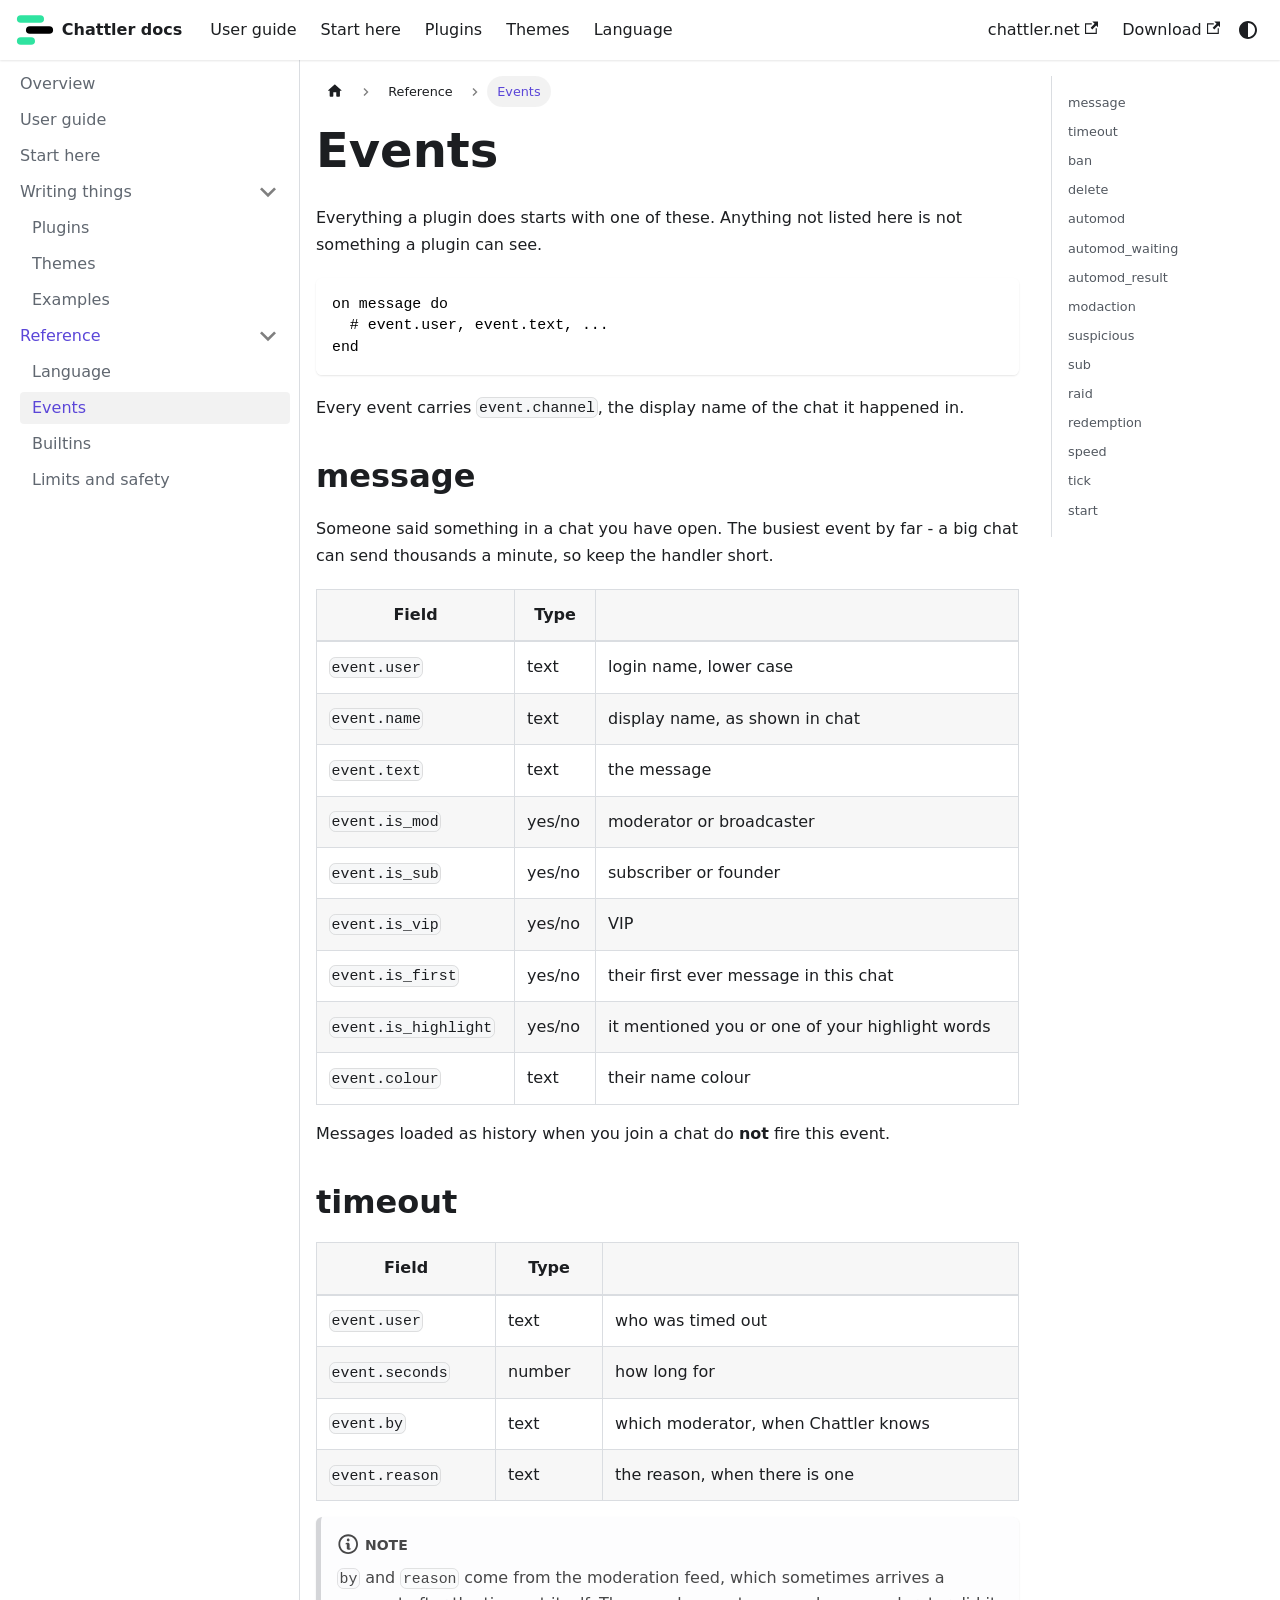
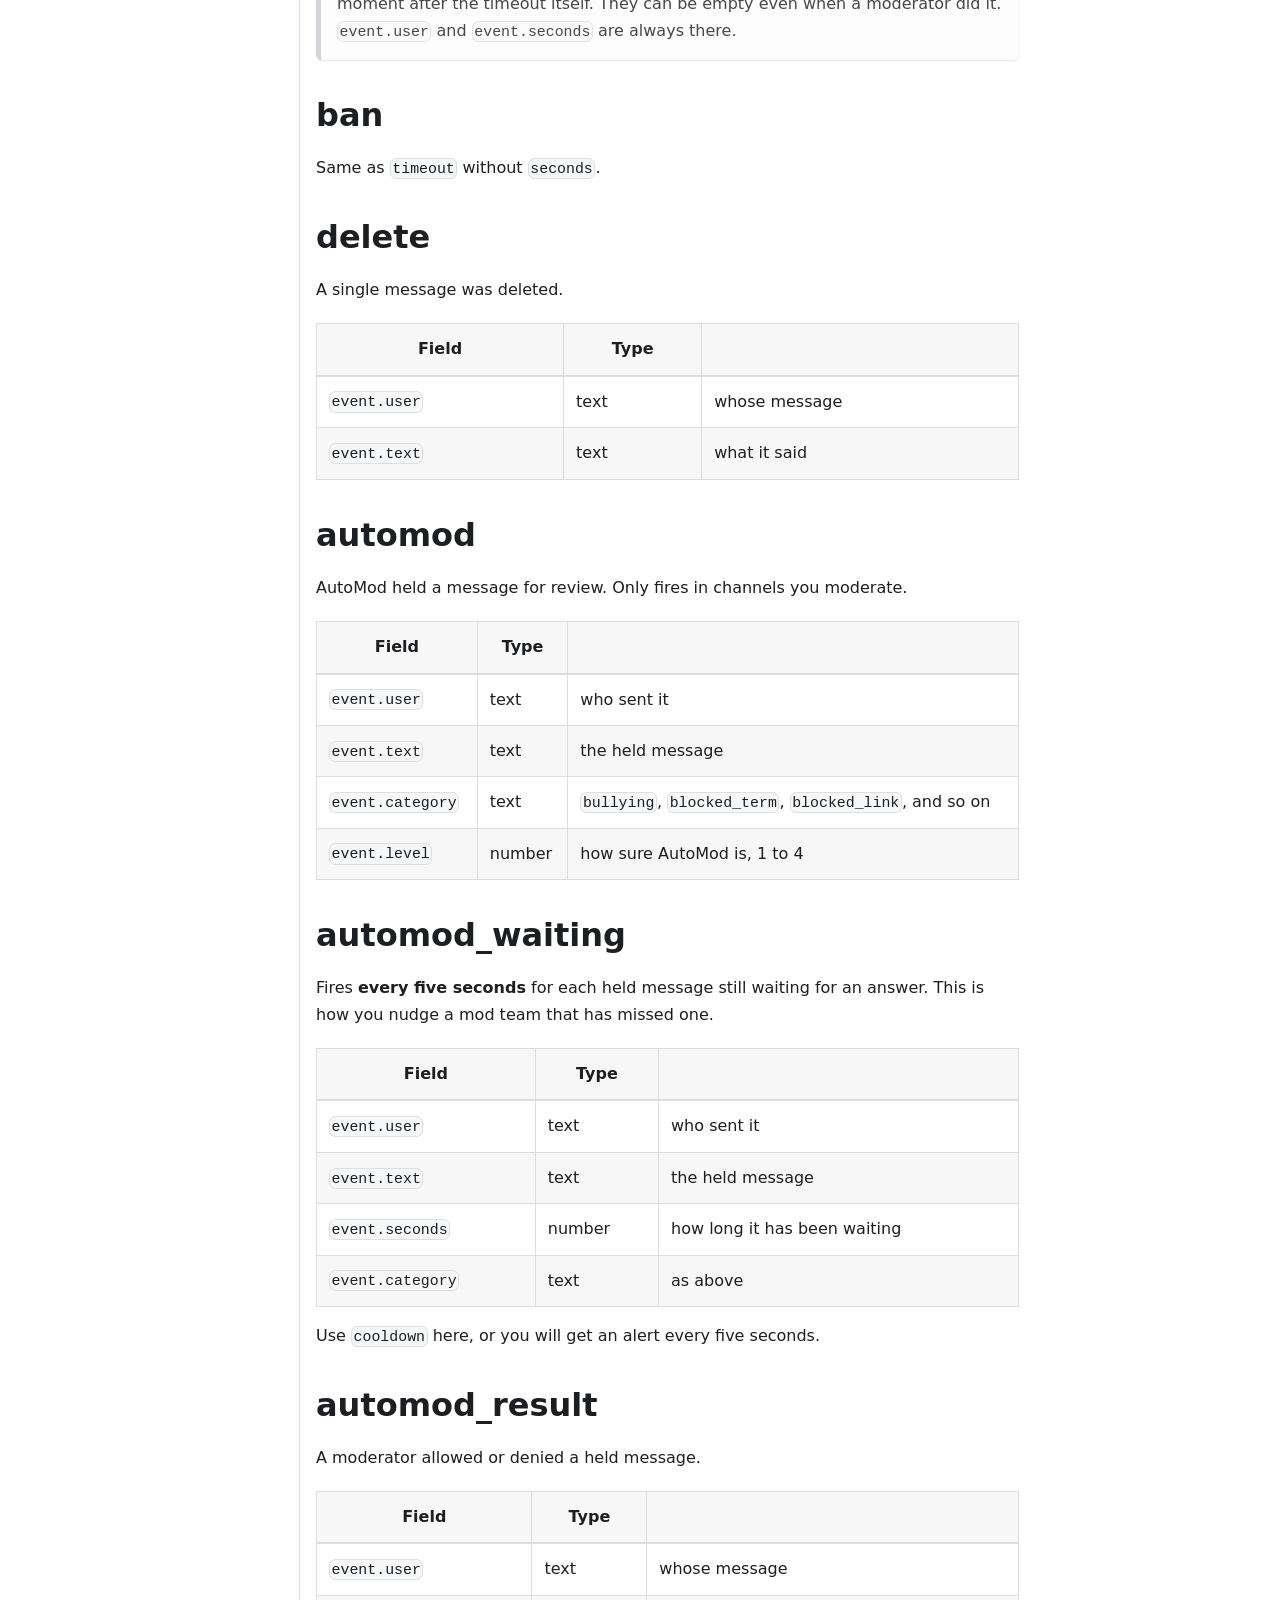
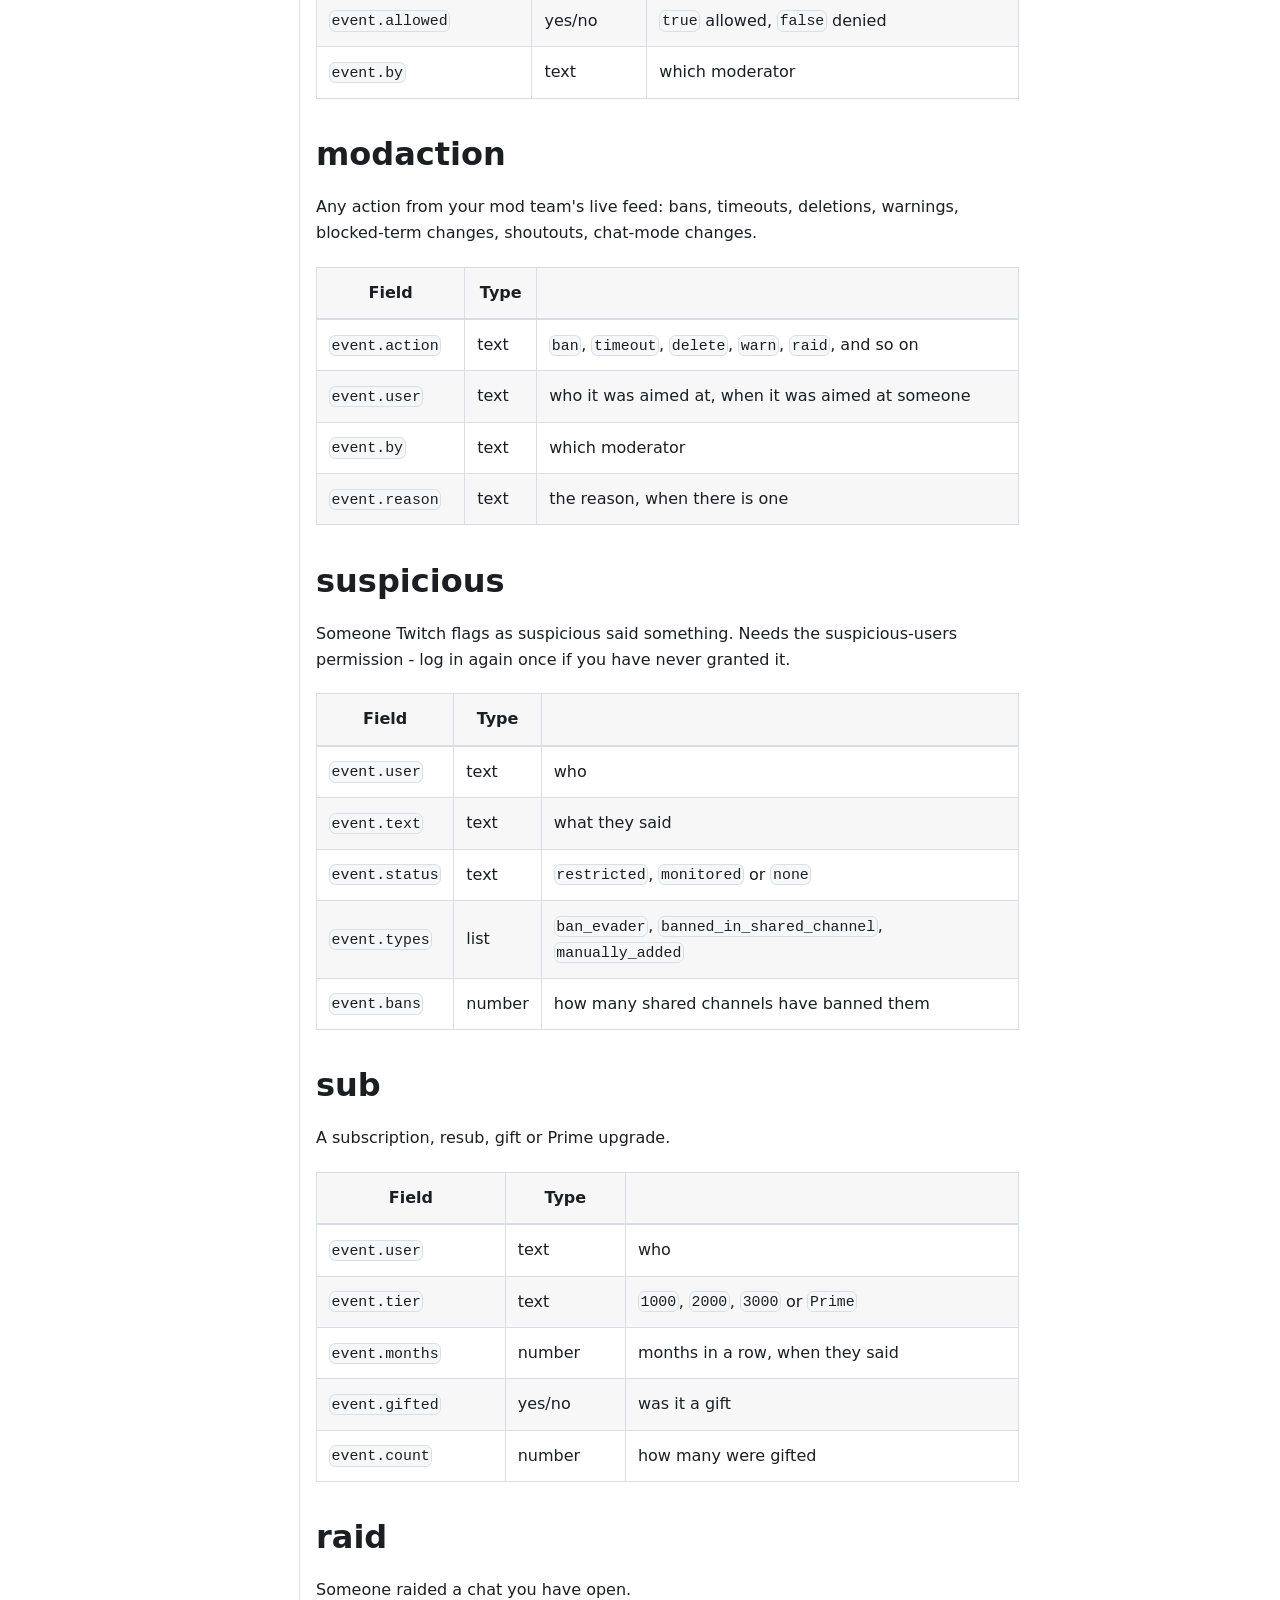
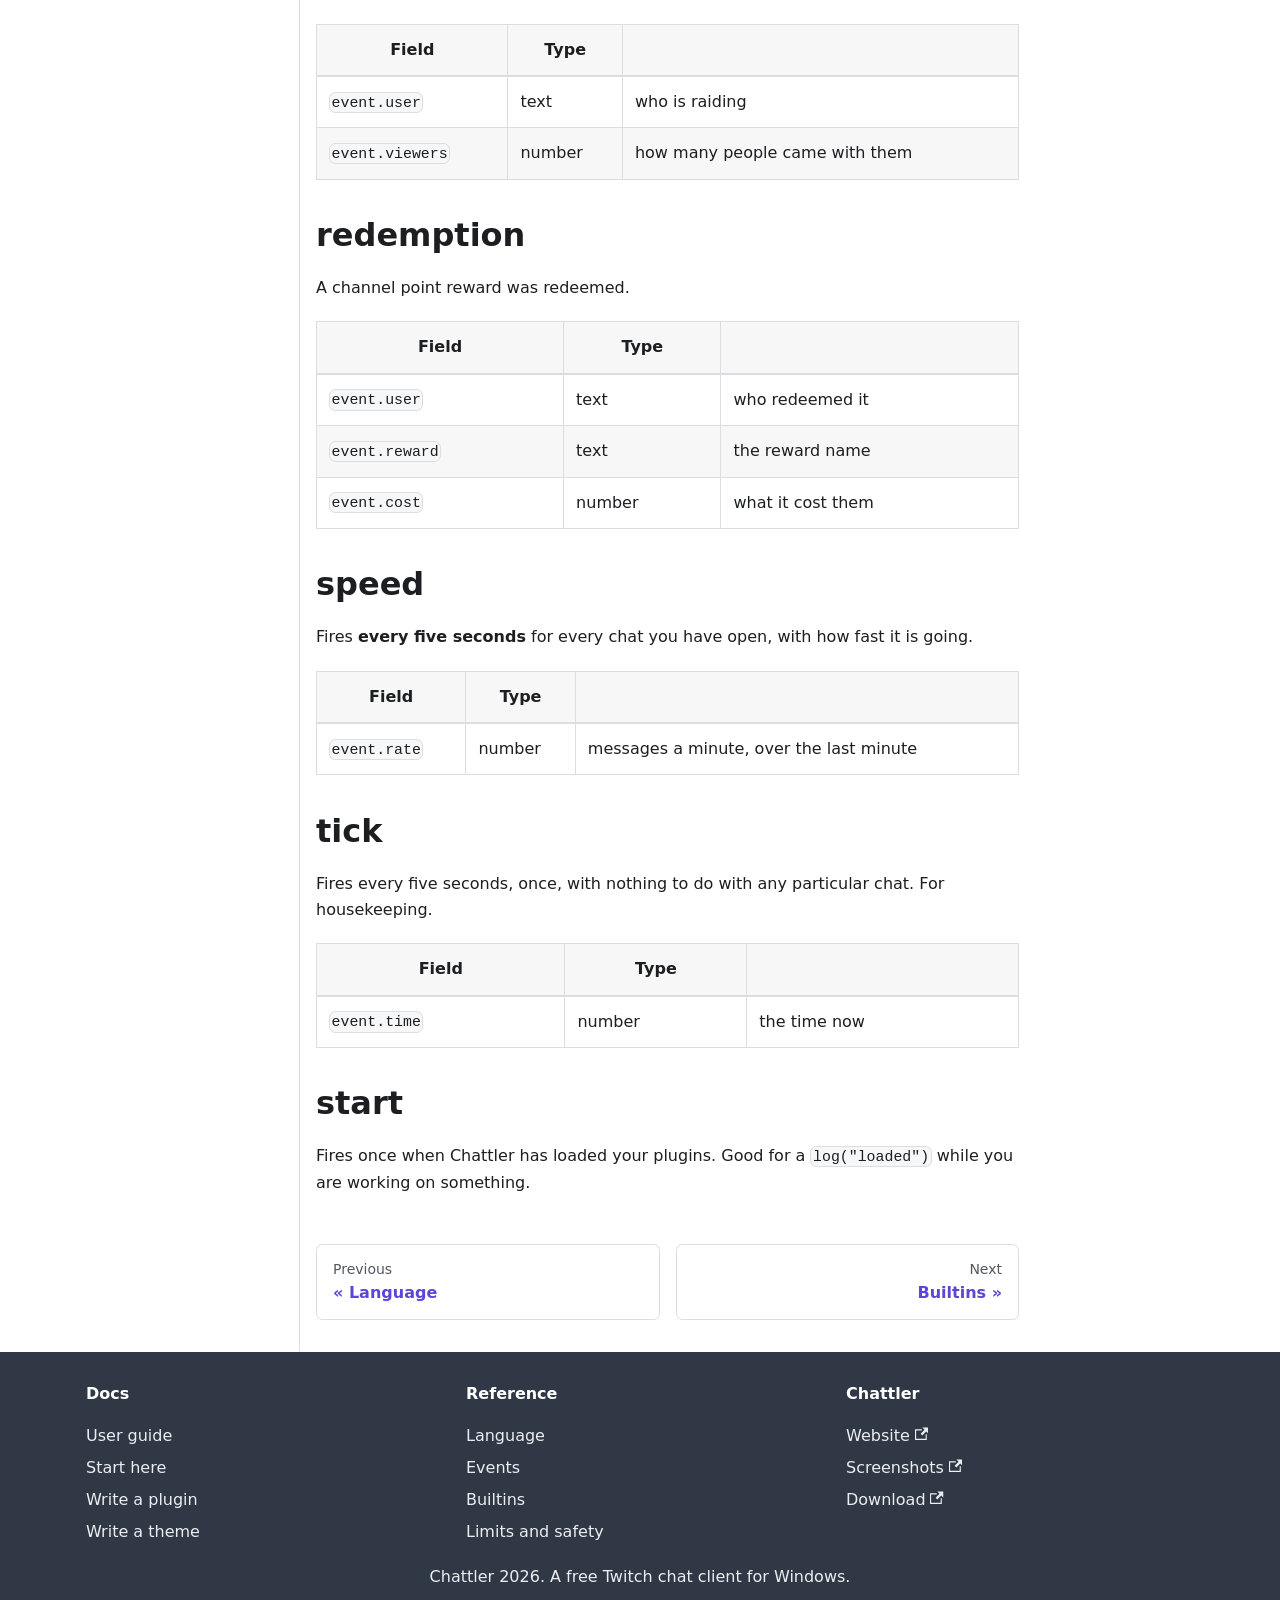
<file: events.html>
<!doctype html>
<html lang="en" dir="ltr" class="docs-wrapper plugin-docs plugin-id-default docs-version-current docs-doc-page docs-doc-id-events" data-has-hydrated="false">
<head>
<meta charset="UTF-8">
<meta name="generator" content="Docusaurus v3.10.2">
<title data-rh="true">Events | Chattler docs</title><meta data-rh="true" name="viewport" content="width=device-width,initial-scale=1"><meta data-rh="true" name="twitter:card" content="summary_large_image"><meta data-rh="true" property="og:image" content="https://docs.chattler.net/img/docs-card.png"><meta data-rh="true" name="twitter:image" content="https://docs.chattler.net/img/docs-card.png"><meta data-rh="true" property="og:url" content="https://docs.chattler.net/events"><meta data-rh="true" property="og:locale" content="en"><meta data-rh="true" name="docusaurus_locale" content="en"><meta data-rh="true" name="docsearch:language" content="en"><meta data-rh="true" name="keywords" content="Chattler, Chattscript, Twitch chat client, plugins, themes, moderation alerts"><meta data-rh="true" name="docusaurus_version" content="current"><meta data-rh="true" name="docusaurus_tag" content="docs-default-current"><meta data-rh="true" name="docsearch:version" content="current"><meta data-rh="true" name="docsearch:docusaurus_tag" content="docs-default-current"><meta data-rh="true" property="og:title" content="Events | Chattler docs"><meta data-rh="true" name="description" content="Every event a Chattler plugin can react to, and the fields each one carries."><meta data-rh="true" property="og:description" content="Every event a Chattler plugin can react to, and the fields each one carries."><link data-rh="true" rel="icon" href="/img/favicon.ico"><link data-rh="true" rel="canonical" href="https://docs.chattler.net/events"><link data-rh="true" rel="alternate" href="https://docs.chattler.net/events" hreflang="en"><link data-rh="true" rel="alternate" href="https://docs.chattler.net/events" hreflang="x-default"><script data-rh="true" type="application/ld+json">{"@context":"https://schema.org","@type":"BreadcrumbList","itemListElement":[{"@type":"ListItem","position":1,"name":"Events","item":"https://docs.chattler.net/events"}]}</script><link rel="stylesheet" href="/assets/css/styles.12a958e6.css">
<script src="/assets/js/runtime~main.bc069a1c.js" defer="defer"></script>
<script src="/assets/js/main.4e175c23.js" defer="defer"></script>
</head>
<body>
<svg style="display: none;"><defs>
<symbol id="theme-svg-external-link" viewBox="0 0 24 24"><path fill="currentColor" d="M21 13v10h-21v-19h12v2h-10v15h17v-8h2zm3-12h-10.988l4.035 4-6.977 7.07 2.828 2.828 6.977-7.07 4.125 4.172v-11z"/></symbol>
</defs></svg>
<script>!function(){var t=function(){try{return new URLSearchParams(window.location.search).get("docusaurus-theme")}catch(t){}}()||function(){try{return window.localStorage.getItem("theme")}catch(t){}}();document.documentElement.setAttribute("data-theme",t||(window.matchMedia("(prefers-color-scheme: dark)").matches?"dark":"light")),document.documentElement.setAttribute("data-theme-choice",t||"system")}(),function(){try{const c=new URLSearchParams(window.location.search).entries();for(var[t,e]of c)if(t.startsWith("docusaurus-data-")){var a=t.replace("docusaurus-data-","data-");document.documentElement.setAttribute(a,e)}}catch(t){}}()</script><div id="__docusaurus"><link rel="preload" as="image" href="/img/logo.svg"><div role="region" aria-label="Skip to main content"><a class="skipToContent_fXgn" href="#__docusaurus_skipToContent_fallback">Skip to main content</a></div><nav aria-label="Main" class="theme-layout-navbar navbar navbar--fixed-top"><div class="navbar__inner"><div class="theme-layout-navbar-left navbar__items"><button aria-label="Toggle navigation bar" aria-expanded="false" class="navbar__toggle clean-btn" type="button"><svg width="30" height="30" viewBox="0 0 30 30" aria-hidden="true"><path stroke="currentColor" stroke-linecap="round" stroke-miterlimit="10" stroke-width="2" d="M4 7h22M4 15h22M4 23h22"></path></svg></button><a class="navbar__brand" href="/"><div class="navbar__logo"><img src="/img/logo.svg" alt="Chattler" class="themedComponent_mlkZ themedComponent--light_NVdE"><img src="/img/logo.svg" alt="Chattler" class="themedComponent_mlkZ themedComponent--dark_xIcU"></div><b class="navbar__title text--truncate">Chattler docs</b></a><a class="navbar__item navbar__link" href="/guide">User guide</a><a class="navbar__item navbar__link" href="/start">Start here</a><a class="navbar__item navbar__link" href="/plugins">Plugins</a><a class="navbar__item navbar__link" href="/themes">Themes</a><a class="navbar__item navbar__link" href="/language">Language</a></div><div class="theme-layout-navbar-right navbar__items navbar__items--right"><a href="https://chattler.net" target="_blank" rel="noopener noreferrer" class="navbar__item navbar__link">chattler.net<svg width="13.5" height="13.5" aria-label="(opens in new tab)" class="iconExternalLink_nPIU"><use href="#theme-svg-external-link"></use></svg></a><a href="https://github.com/Teeeroyyy/chattler" target="_blank" rel="noopener noreferrer" class="navbar__item navbar__link">Download<svg width="13.5" height="13.5" aria-label="(opens in new tab)" class="iconExternalLink_nPIU"><use href="#theme-svg-external-link"></use></svg></a><div class="toggle_vylO colorModeToggle_DEke"><button class="clean-btn toggleButton_gllP toggleButtonDisabled_aARS" type="button" disabled="" title="system mode" aria-label="Switch between dark and light mode (currently system mode)"><svg viewBox="0 0 24 24" width="24" height="24" aria-hidden="true" class="toggleIcon_g3eP lightToggleIcon_pyhR"><path fill="currentColor" d="M12,9c1.65,0,3,1.35,3,3s-1.35,3-3,3s-3-1.35-3-3S10.35,9,12,9 M12,7c-2.76,0-5,2.24-5,5s2.24,5,5,5s5-2.24,5-5 S14.76,7,12,7L12,7z M2,13l2,0c0.55,0,1-0.45,1-1s-0.45-1-1-1l-2,0c-0.55,0-1,0.45-1,1S1.45,13,2,13z M20,13l2,0c0.55,0,1-0.45,1-1 s-0.45-1-1-1l-2,0c-0.55,0-1,0.45-1,1S19.45,13,20,13z M11,2v2c0,0.55,0.45,1,1,1s1-0.45,1-1V2c0-0.55-0.45-1-1-1S11,1.45,11,2z M11,20v2c0,0.55,0.45,1,1,1s1-0.45,1-1v-2c0-0.55-0.45-1-1-1C11.45,19,11,19.45,11,20z M5.99,4.58c-0.39-0.39-1.03-0.39-1.41,0 c-0.39,0.39-0.39,1.03,0,1.41l1.06,1.06c0.39,0.39,1.03,0.39,1.41,0s0.39-1.03,0-1.41L5.99,4.58z M18.36,16.95 c-0.39-0.39-1.03-0.39-1.41,0c-0.39,0.39-0.39,1.03,0,1.41l1.06,1.06c0.39,0.39,1.03,0.39,1.41,0c0.39-0.39,0.39-1.03,0-1.41 L18.36,16.95z M19.42,5.99c0.39-0.39,0.39-1.03,0-1.41c-0.39-0.39-1.03-0.39-1.41,0l-1.06,1.06c-0.39,0.39-0.39,1.03,0,1.41 s1.03,0.39,1.41,0L19.42,5.99z M7.05,18.36c0.39-0.39,0.39-1.03,0-1.41c-0.39-0.39-1.03-0.39-1.41,0l-1.06,1.06 c-0.39,0.39-0.39,1.03,0,1.41s1.03,0.39,1.41,0L7.05,18.36z"></path></svg><svg viewBox="0 0 24 24" width="24" height="24" aria-hidden="true" class="toggleIcon_g3eP darkToggleIcon_wfgR"><path fill="currentColor" d="M9.37,5.51C9.19,6.15,9.1,6.82,9.1,7.5c0,4.08,3.32,7.4,7.4,7.4c0.68,0,1.35-0.09,1.99-0.27C17.45,17.19,14.93,19,12,19 c-3.86,0-7-3.14-7-7C5,9.07,6.81,6.55,9.37,5.51z M12,3c-4.97,0-9,4.03-9,9s4.03,9,9,9s9-4.03,9-9c0-0.46-0.04-0.92-0.1-1.36 c-0.98,1.37-2.58,2.26-4.4,2.26c-2.98,0-5.4-2.42-5.4-5.4c0-1.81,0.89-3.42,2.26-4.4C12.92,3.04,12.46,3,12,3L12,3z"></path></svg><svg viewBox="0 0 24 24" width="24" height="24" aria-hidden="true" class="toggleIcon_g3eP systemToggleIcon_QzmC"><path fill="currentColor" d="m12 21c4.971 0 9-4.029 9-9s-4.029-9-9-9-9 4.029-9 9 4.029 9 9 9zm4.95-13.95c1.313 1.313 2.05 3.093 2.05 4.95s-0.738 3.637-2.05 4.95c-1.313 1.313-3.093 2.05-4.95 2.05v-14c1.857 0 3.637 0.737 4.95 2.05z"></path></svg></button></div><div class="navbarSearchContainer_Bca1"></div></div></div><div role="presentation" class="navbar-sidebar__backdrop"></div></nav><div id="__docusaurus_skipToContent_fallback" class="theme-layout-main main-wrapper mainWrapper_z2l0"><div class="docsWrapper_hBAB"><button aria-label="Scroll back to top" class="clean-btn theme-back-to-top-button backToTopButton_sjWU" type="button"></button><div class="docRoot_UBD9"><aside class="theme-doc-sidebar-container docSidebarContainer_YfHR"><div class="sidebarViewport_aRkj"><div class="sidebar_njMd"><nav aria-label="Docs sidebar" class="menu thin-scrollbar menu_SIkG"><ul class="theme-doc-sidebar-menu menu__list"><li class="theme-doc-sidebar-item-link theme-doc-sidebar-item-link-level-1 menu__list-item"><a class="menu__link" href="/"><span class="linkLabel_WmDU">Overview</span></a></li><li class="theme-doc-sidebar-item-link theme-doc-sidebar-item-link-level-1 menu__list-item"><a class="menu__link" href="/guide"><span class="linkLabel_WmDU">User guide</span></a></li><li class="theme-doc-sidebar-item-link theme-doc-sidebar-item-link-level-1 menu__list-item"><a class="menu__link" href="/start"><span class="linkLabel_WmDU">Start here</span></a></li><li class="theme-doc-sidebar-item-category theme-doc-sidebar-item-category-level-1 menu__list-item"><div class="menu__list-item-collapsible"><a class="categoryLink_byQd menu__link menu__link--sublist menu__link--sublist-caret" role="button" aria-expanded="true" href="/plugins"><span class="categoryLinkLabel_W154">Writing things</span></a></div><ul class="menu__list"><li class="theme-doc-sidebar-item-link theme-doc-sidebar-item-link-level-2 menu__list-item"><a class="menu__link" tabindex="0" href="/plugins"><span class="linkLabel_WmDU">Plugins</span></a></li><li class="theme-doc-sidebar-item-link theme-doc-sidebar-item-link-level-2 menu__list-item"><a class="menu__link" tabindex="0" href="/themes"><span class="linkLabel_WmDU">Themes</span></a></li><li class="theme-doc-sidebar-item-link theme-doc-sidebar-item-link-level-2 menu__list-item"><a class="menu__link" tabindex="0" href="/examples"><span class="linkLabel_WmDU">Examples</span></a></li></ul></li><li class="theme-doc-sidebar-item-category theme-doc-sidebar-item-category-level-1 menu__list-item"><div class="menu__list-item-collapsible"><a class="categoryLink_byQd menu__link menu__link--sublist menu__link--sublist-caret menu__link--active" role="button" aria-expanded="true" href="/language"><span class="categoryLinkLabel_W154">Reference</span></a></div><ul class="menu__list"><li class="theme-doc-sidebar-item-link theme-doc-sidebar-item-link-level-2 menu__list-item"><a class="menu__link" tabindex="0" href="/language"><span class="linkLabel_WmDU">Language</span></a></li><li class="theme-doc-sidebar-item-link theme-doc-sidebar-item-link-level-2 menu__list-item"><a class="menu__link menu__link--active" aria-current="page" tabindex="0" href="/events"><span class="linkLabel_WmDU">Events</span></a></li><li class="theme-doc-sidebar-item-link theme-doc-sidebar-item-link-level-2 menu__list-item"><a class="menu__link" tabindex="0" href="/builtins"><span class="linkLabel_WmDU">Builtins</span></a></li><li class="theme-doc-sidebar-item-link theme-doc-sidebar-item-link-level-2 menu__list-item"><a class="menu__link" tabindex="0" href="/limits"><span class="linkLabel_WmDU">Limits and safety</span></a></li></ul></li></ul></nav></div></div></aside><main class="docMainContainer_TBSr"><div class="container padding-top--md padding-bottom--lg"><div class="row"><div class="col docItemCol_VOVn"><div class="docItemContainer_Djhp"><article><nav class="theme-doc-breadcrumbs breadcrumbsContainer_Z_bl" aria-label="Breadcrumbs"><ul class="breadcrumbs"><li class="breadcrumbs__item"><a aria-label="Home page" class="breadcrumbs__link" href="/"><svg viewBox="0 0 24 24" class="breadcrumbHomeIcon_YNFT"><path d="M10 19v-5h4v5c0 .55.45 1 1 1h3c.55 0 1-.45 1-1v-7h1.7c.46 0 .68-.57.33-.87L12.67 3.6c-.38-.34-.96-.34-1.34 0l-8.36 7.53c-.34.3-.13.87.33.87H5v7c0 .55.45 1 1 1h3c.55 0 1-.45 1-1z" fill="currentColor"></path></svg></a></li><li class="breadcrumbs__item"><span class="breadcrumbs__link">Reference</span></li><li class="breadcrumbs__item breadcrumbs__item--active"><span class="breadcrumbs__link">Events</span></li></ul></nav><div class="tocCollapsible_ETCw theme-doc-toc-mobile tocMobile_ITEo"><button type="button" class="clean-btn tocCollapsibleButton_TO0P">On this page</button></div><div class="theme-doc-markdown markdown"><header><h1>Events</h1></header>
<p>Everything a plugin does starts with one of these. Anything not listed here is not something a plugin can see.</p>
<div class="language-ruby codeBlockContainer_Ckt0 theme-code-block" style="--prism-color:#9CDCFE;--prism-background-color:#1E1E1E"><div class="codeBlockContent_QJqH"><pre tabindex="0" class="prism-code language-ruby codeBlock_bY9V thin-scrollbar" style="color:#9CDCFE;background-color:#1E1E1E"><code class="codeBlockLines_e6Vv"><div class="token-line" style="color:#9CDCFE"><span class="token plain">on message do</span><br></div><div class="token-line" style="color:#9CDCFE"><span class="token plain">  # event.user, event.text, ...</span><br></div><div class="token-line" style="color:#9CDCFE"><span class="token plain">end</span><br></div></code></pre></div></div>
<p>Every event carries <code>event.channel</code>, the display name of the chat it happened in.</p>
<h2 class="anchor anchorTargetStickyNavbar_Vzrq" id="message">message<a href="#message" class="hash-link" aria-label="Direct link to message" title="Direct link to message" translate="no">​</a></h2>
<p>Someone said something in a chat you have open. The busiest event by far - a big chat can send thousands a minute, so keep the handler short.</p>
<table><thead><tr><th>Field</th><th>Type</th><th></th></tr></thead><tbody><tr><td><code>event.user</code></td><td>text</td><td>login name, lower case</td></tr><tr><td><code>event.name</code></td><td>text</td><td>display name, as shown in chat</td></tr><tr><td><code>event.text</code></td><td>text</td><td>the message</td></tr><tr><td><code>event.is_mod</code></td><td>yes/no</td><td>moderator or broadcaster</td></tr><tr><td><code>event.is_sub</code></td><td>yes/no</td><td>subscriber or founder</td></tr><tr><td><code>event.is_vip</code></td><td>yes/no</td><td>VIP</td></tr><tr><td><code>event.is_first</code></td><td>yes/no</td><td>their first ever message in this chat</td></tr><tr><td><code>event.is_highlight</code></td><td>yes/no</td><td>it mentioned you or one of your highlight words</td></tr><tr><td><code>event.colour</code></td><td>text</td><td>their name colour</td></tr></tbody></table>
<p>Messages loaded as history when you join a chat do <strong>not</strong> fire this event.</p>
<h2 class="anchor anchorTargetStickyNavbar_Vzrq" id="timeout">timeout<a href="#timeout" class="hash-link" aria-label="Direct link to timeout" title="Direct link to timeout" translate="no">​</a></h2>
<table><thead><tr><th>Field</th><th>Type</th><th></th></tr></thead><tbody><tr><td><code>event.user</code></td><td>text</td><td>who was timed out</td></tr><tr><td><code>event.seconds</code></td><td>number</td><td>how long for</td></tr><tr><td><code>event.by</code></td><td>text</td><td>which moderator, when Chattler knows</td></tr><tr><td><code>event.reason</code></td><td>text</td><td>the reason, when there is one</td></tr></tbody></table>
<div class="theme-admonition theme-admonition-note admonition_xJq3 alert alert--secondary"><div class="admonitionHeading_Gvgb"><span class="admonitionIcon_Rf37"><svg viewBox="0 0 14 16"><path fill-rule="evenodd" d="M6.3 5.69a.942.942 0 0 1-.28-.7c0-.28.09-.52.28-.7.19-.18.42-.28.7-.28.28 0 .52.09.7.28.18.19.28.42.28.7 0 .28-.09.52-.28.7a1 1 0 0 1-.7.3c-.28 0-.52-.11-.7-.3zM8 7.99c-.02-.25-.11-.48-.31-.69-.2-.19-.42-.3-.69-.31H6c-.27.02-.48.13-.69.31-.2.2-.3.44-.31.69h1v3c.02.27.11.5.31.69.2.2.42.31.69.31h1c.27 0 .48-.11.69-.31.2-.19.3-.42.31-.69H8V7.98v.01zM7 2.3c-3.14 0-5.7 2.54-5.7 5.68 0 3.14 2.56 5.7 5.7 5.7s5.7-2.55 5.7-5.7c0-3.15-2.56-5.69-5.7-5.69v.01zM7 .98c3.86 0 7 3.14 7 7s-3.14 7-7 7-7-3.12-7-7 3.14-7 7-7z"></path></svg></span>note</div><div class="admonitionContent_BuS1"><p><code>by</code> and <code>reason</code> come from the moderation feed, which sometimes arrives a moment after the timeout itself. They can be empty even when a moderator did it. <code>event.user</code> and <code>event.seconds</code> are always there.</p></div></div>
<h2 class="anchor anchorTargetStickyNavbar_Vzrq" id="ban">ban<a href="#ban" class="hash-link" aria-label="Direct link to ban" title="Direct link to ban" translate="no">​</a></h2>
<p>Same as <code>timeout</code> without <code>seconds</code>.</p>
<h2 class="anchor anchorTargetStickyNavbar_Vzrq" id="delete">delete<a href="#delete" class="hash-link" aria-label="Direct link to delete" title="Direct link to delete" translate="no">​</a></h2>
<p>A single message was deleted.</p>
<table><thead><tr><th>Field</th><th>Type</th><th></th></tr></thead><tbody><tr><td><code>event.user</code></td><td>text</td><td>whose message</td></tr><tr><td><code>event.text</code></td><td>text</td><td>what it said</td></tr></tbody></table>
<h2 class="anchor anchorTargetStickyNavbar_Vzrq" id="automod">automod<a href="#automod" class="hash-link" aria-label="Direct link to automod" title="Direct link to automod" translate="no">​</a></h2>
<p>AutoMod held a message for review. Only fires in channels you moderate.</p>
<table><thead><tr><th>Field</th><th>Type</th><th></th></tr></thead><tbody><tr><td><code>event.user</code></td><td>text</td><td>who sent it</td></tr><tr><td><code>event.text</code></td><td>text</td><td>the held message</td></tr><tr><td><code>event.category</code></td><td>text</td><td><code>bullying</code>, <code>blocked_term</code>, <code>blocked_link</code>, and so on</td></tr><tr><td><code>event.level</code></td><td>number</td><td>how sure AutoMod is, 1 to 4</td></tr></tbody></table>
<h2 class="anchor anchorTargetStickyNavbar_Vzrq" id="automod_waiting">automod_waiting<a href="#automod_waiting" class="hash-link" aria-label="Direct link to automod_waiting" title="Direct link to automod_waiting" translate="no">​</a></h2>
<p>Fires <strong>every five seconds</strong> for each held message still waiting for an answer. This is how you nudge a mod team that has missed one.</p>
<table><thead><tr><th>Field</th><th>Type</th><th></th></tr></thead><tbody><tr><td><code>event.user</code></td><td>text</td><td>who sent it</td></tr><tr><td><code>event.text</code></td><td>text</td><td>the held message</td></tr><tr><td><code>event.seconds</code></td><td>number</td><td>how long it has been waiting</td></tr><tr><td><code>event.category</code></td><td>text</td><td>as above</td></tr></tbody></table>
<p>Use <code>cooldown</code> here, or you will get an alert every five seconds.</p>
<h2 class="anchor anchorTargetStickyNavbar_Vzrq" id="automod_result">automod_result<a href="#automod_result" class="hash-link" aria-label="Direct link to automod_result" title="Direct link to automod_result" translate="no">​</a></h2>
<p>A moderator allowed or denied a held message.</p>
<table><thead><tr><th>Field</th><th>Type</th><th></th></tr></thead><tbody><tr><td><code>event.user</code></td><td>text</td><td>whose message</td></tr><tr><td><code>event.allowed</code></td><td>yes/no</td><td><code>true</code> allowed, <code>false</code> denied</td></tr><tr><td><code>event.by</code></td><td>text</td><td>which moderator</td></tr></tbody></table>
<h2 class="anchor anchorTargetStickyNavbar_Vzrq" id="modaction">modaction<a href="#modaction" class="hash-link" aria-label="Direct link to modaction" title="Direct link to modaction" translate="no">​</a></h2>
<p>Any action from your mod team&#x27;s live feed: bans, timeouts, deletions, warnings, blocked-term changes, shoutouts, chat-mode changes.</p>
<table><thead><tr><th>Field</th><th>Type</th><th></th></tr></thead><tbody><tr><td><code>event.action</code></td><td>text</td><td><code>ban</code>, <code>timeout</code>, <code>delete</code>, <code>warn</code>, <code>raid</code>, and so on</td></tr><tr><td><code>event.user</code></td><td>text</td><td>who it was aimed at, when it was aimed at someone</td></tr><tr><td><code>event.by</code></td><td>text</td><td>which moderator</td></tr><tr><td><code>event.reason</code></td><td>text</td><td>the reason, when there is one</td></tr></tbody></table>
<h2 class="anchor anchorTargetStickyNavbar_Vzrq" id="suspicious">suspicious<a href="#suspicious" class="hash-link" aria-label="Direct link to suspicious" title="Direct link to suspicious" translate="no">​</a></h2>
<p>Someone Twitch flags as suspicious said something. Needs the suspicious-users permission - log in again once if you have never granted it.</p>
<table><thead><tr><th>Field</th><th>Type</th><th></th></tr></thead><tbody><tr><td><code>event.user</code></td><td>text</td><td>who</td></tr><tr><td><code>event.text</code></td><td>text</td><td>what they said</td></tr><tr><td><code>event.status</code></td><td>text</td><td><code>restricted</code>, <code>monitored</code> or <code>none</code></td></tr><tr><td><code>event.types</code></td><td>list</td><td><code>ban_evader</code>, <code>banned_in_shared_channel</code>, <code>manually_added</code></td></tr><tr><td><code>event.bans</code></td><td>number</td><td>how many shared channels have banned them</td></tr></tbody></table>
<h2 class="anchor anchorTargetStickyNavbar_Vzrq" id="sub">sub<a href="#sub" class="hash-link" aria-label="Direct link to sub" title="Direct link to sub" translate="no">​</a></h2>
<p>A subscription, resub, gift or Prime upgrade.</p>
<table><thead><tr><th>Field</th><th>Type</th><th></th></tr></thead><tbody><tr><td><code>event.user</code></td><td>text</td><td>who</td></tr><tr><td><code>event.tier</code></td><td>text</td><td><code>1000</code>, <code>2000</code>, <code>3000</code> or <code>Prime</code></td></tr><tr><td><code>event.months</code></td><td>number</td><td>months in a row, when they said</td></tr><tr><td><code>event.gifted</code></td><td>yes/no</td><td>was it a gift</td></tr><tr><td><code>event.count</code></td><td>number</td><td>how many were gifted</td></tr></tbody></table>
<h2 class="anchor anchorTargetStickyNavbar_Vzrq" id="raid">raid<a href="#raid" class="hash-link" aria-label="Direct link to raid" title="Direct link to raid" translate="no">​</a></h2>
<p>Someone raided a chat you have open.</p>
<table><thead><tr><th>Field</th><th>Type</th><th></th></tr></thead><tbody><tr><td><code>event.user</code></td><td>text</td><td>who is raiding</td></tr><tr><td><code>event.viewers</code></td><td>number</td><td>how many people came with them</td></tr></tbody></table>
<h2 class="anchor anchorTargetStickyNavbar_Vzrq" id="redemption">redemption<a href="#redemption" class="hash-link" aria-label="Direct link to redemption" title="Direct link to redemption" translate="no">​</a></h2>
<p>A channel point reward was redeemed.</p>
<table><thead><tr><th>Field</th><th>Type</th><th></th></tr></thead><tbody><tr><td><code>event.user</code></td><td>text</td><td>who redeemed it</td></tr><tr><td><code>event.reward</code></td><td>text</td><td>the reward name</td></tr><tr><td><code>event.cost</code></td><td>number</td><td>what it cost them</td></tr></tbody></table>
<h2 class="anchor anchorTargetStickyNavbar_Vzrq" id="speed">speed<a href="#speed" class="hash-link" aria-label="Direct link to speed" title="Direct link to speed" translate="no">​</a></h2>
<p>Fires <strong>every five seconds</strong> for every chat you have open, with how fast it is going.</p>
<table><thead><tr><th>Field</th><th>Type</th><th></th></tr></thead><tbody><tr><td><code>event.rate</code></td><td>number</td><td>messages a minute, over the last minute</td></tr></tbody></table>
<h2 class="anchor anchorTargetStickyNavbar_Vzrq" id="tick">tick<a href="#tick" class="hash-link" aria-label="Direct link to tick" title="Direct link to tick" translate="no">​</a></h2>
<p>Fires every five seconds, once, with nothing to do with any particular chat. For housekeeping.</p>
<table><thead><tr><th>Field</th><th>Type</th><th></th></tr></thead><tbody><tr><td><code>event.time</code></td><td>number</td><td>the time now</td></tr></tbody></table>
<h2 class="anchor anchorTargetStickyNavbar_Vzrq" id="start">start<a href="#start" class="hash-link" aria-label="Direct link to start" title="Direct link to start" translate="no">​</a></h2>
<p>Fires once when Chattler has loaded your plugins. Good for a <code>log(&quot;loaded&quot;)</code> while you are working on something.</p></div></article><nav class="docusaurus-mt-lg pagination-nav" aria-label="Docs pages"><a class="pagination-nav__link pagination-nav__link--prev" href="/language"><div class="pagination-nav__sublabel">Previous</div><div class="pagination-nav__label">Language</div></a><a class="pagination-nav__link pagination-nav__link--next" href="/builtins"><div class="pagination-nav__sublabel">Next</div><div class="pagination-nav__label">Builtins</div></a></nav></div></div><div class="col col--3"><div class="tableOfContents_bqdL thin-scrollbar theme-doc-toc-desktop"><ul class="table-of-contents table-of-contents__left-border"><li><a href="#message" class="table-of-contents__link toc-highlight">message</a></li><li><a href="#timeout" class="table-of-contents__link toc-highlight">timeout</a></li><li><a href="#ban" class="table-of-contents__link toc-highlight">ban</a></li><li><a href="#delete" class="table-of-contents__link toc-highlight">delete</a></li><li><a href="#automod" class="table-of-contents__link toc-highlight">automod</a></li><li><a href="#automod_waiting" class="table-of-contents__link toc-highlight">automod_waiting</a></li><li><a href="#automod_result" class="table-of-contents__link toc-highlight">automod_result</a></li><li><a href="#modaction" class="table-of-contents__link toc-highlight">modaction</a></li><li><a href="#suspicious" class="table-of-contents__link toc-highlight">suspicious</a></li><li><a href="#sub" class="table-of-contents__link toc-highlight">sub</a></li><li><a href="#raid" class="table-of-contents__link toc-highlight">raid</a></li><li><a href="#redemption" class="table-of-contents__link toc-highlight">redemption</a></li><li><a href="#speed" class="table-of-contents__link toc-highlight">speed</a></li><li><a href="#tick" class="table-of-contents__link toc-highlight">tick</a></li><li><a href="#start" class="table-of-contents__link toc-highlight">start</a></li></ul></div></div></div></div></main></div></div></div><footer class="theme-layout-footer footer footer--dark"><div class="container container-fluid"><div class="row footer__links"><div class="theme-layout-footer-column col footer__col"><div class="footer__title">Docs</div><ul class="footer__items clean-list"><li class="footer__item"><a class="footer__link-item" href="/guide">User guide</a></li><li class="footer__item"><a class="footer__link-item" href="/start">Start here</a></li><li class="footer__item"><a class="footer__link-item" href="/plugins">Write a plugin</a></li><li class="footer__item"><a class="footer__link-item" href="/themes">Write a theme</a></li></ul></div><div class="theme-layout-footer-column col footer__col"><div class="footer__title">Reference</div><ul class="footer__items clean-list"><li class="footer__item"><a class="footer__link-item" href="/language">Language</a></li><li class="footer__item"><a class="footer__link-item" href="/events">Events</a></li><li class="footer__item"><a class="footer__link-item" href="/builtins">Builtins</a></li><li class="footer__item"><a class="footer__link-item" href="/limits">Limits and safety</a></li></ul></div><div class="theme-layout-footer-column col footer__col"><div class="footer__title">Chattler</div><ul class="footer__items clean-list"><li class="footer__item"><a href="https://chattler.net" target="_blank" rel="noopener noreferrer" class="footer__link-item">Website<svg width="13.5" height="13.5" aria-label="(opens in new tab)" class="iconExternalLink_nPIU"><use href="#theme-svg-external-link"></use></svg></a></li><li class="footer__item"><a href="https://chattler.net/screenshots/" target="_blank" rel="noopener noreferrer" class="footer__link-item">Screenshots<svg width="13.5" height="13.5" aria-label="(opens in new tab)" class="iconExternalLink_nPIU"><use href="#theme-svg-external-link"></use></svg></a></li><li class="footer__item"><a href="https://chattler.net/#download" target="_blank" rel="noopener noreferrer" class="footer__link-item">Download<svg width="13.5" height="13.5" aria-label="(opens in new tab)" class="iconExternalLink_nPIU"><use href="#theme-svg-external-link"></use></svg></a></li></ul></div></div><div class="footer__bottom text--center"><div class="footer__copyright">Chattler 2026. A free Twitch chat client for Windows.</div></div></div></footer></div>
</body>
</html>
</file>
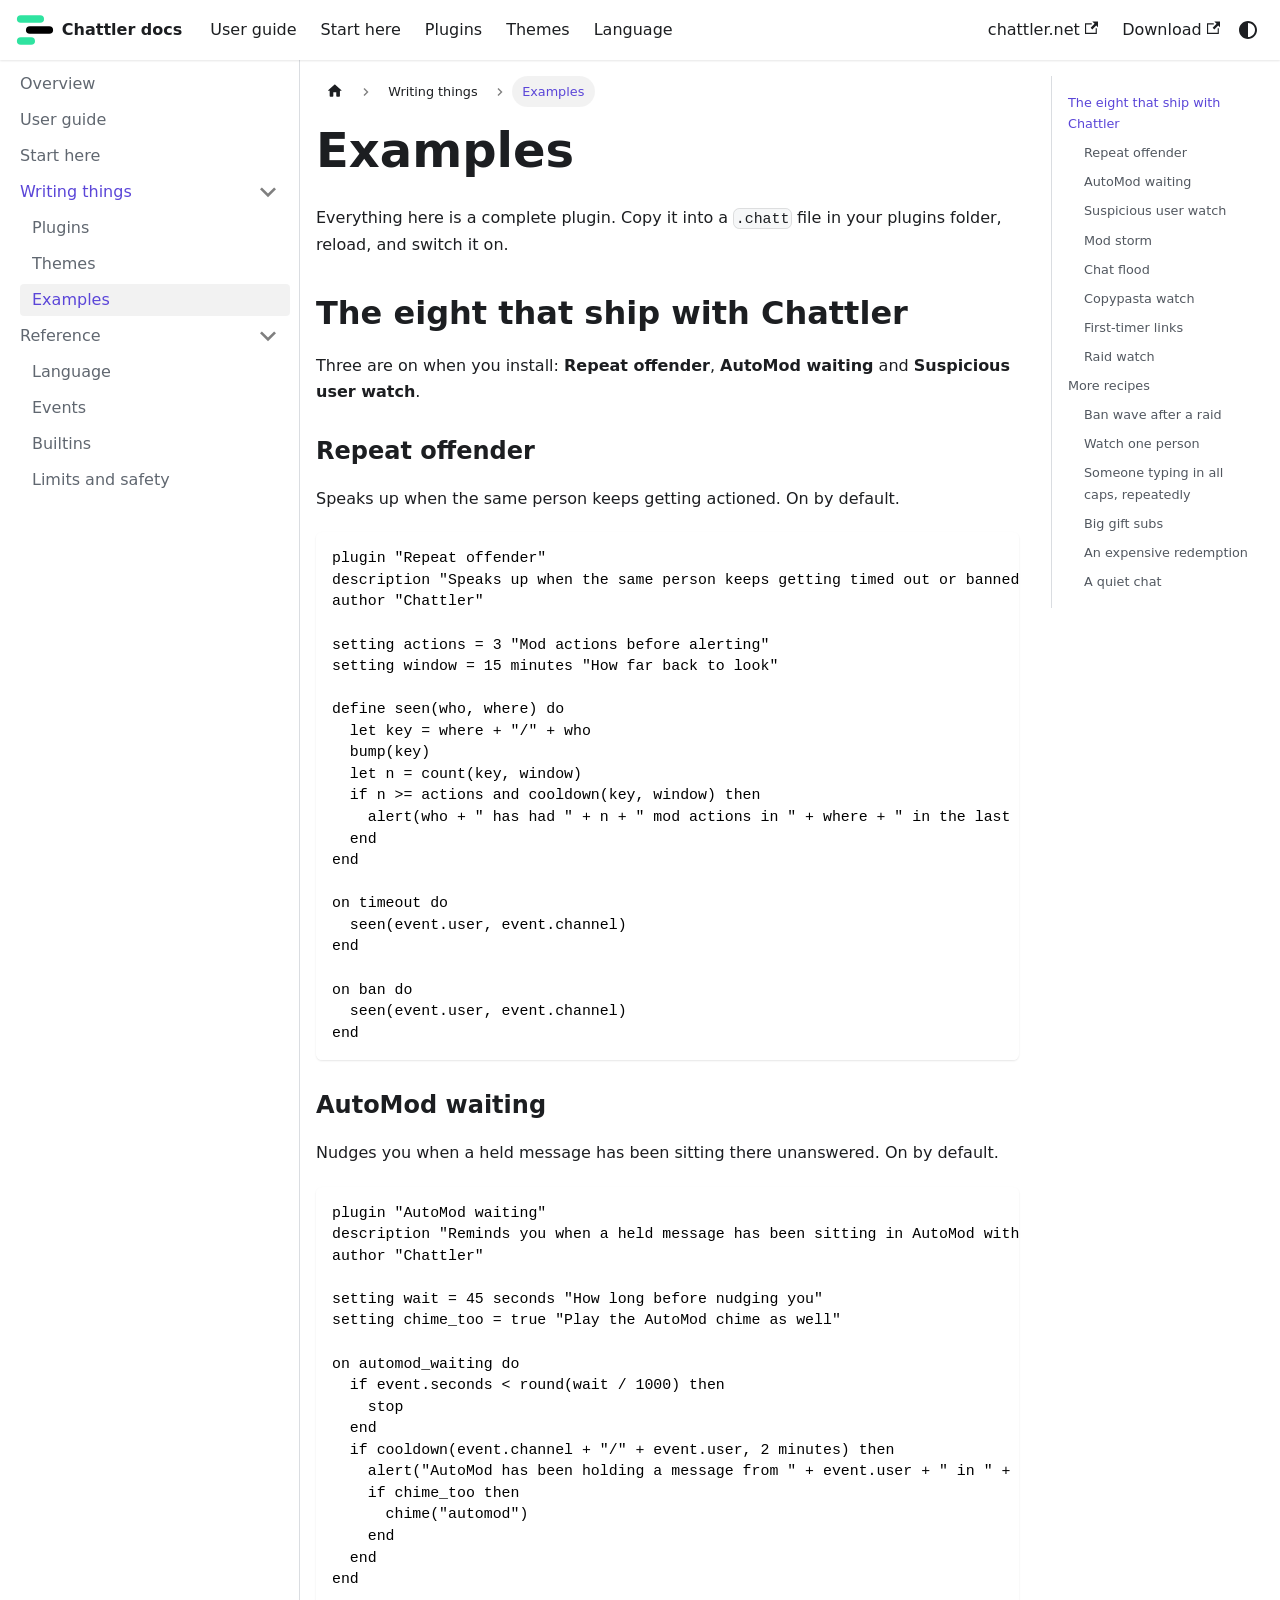
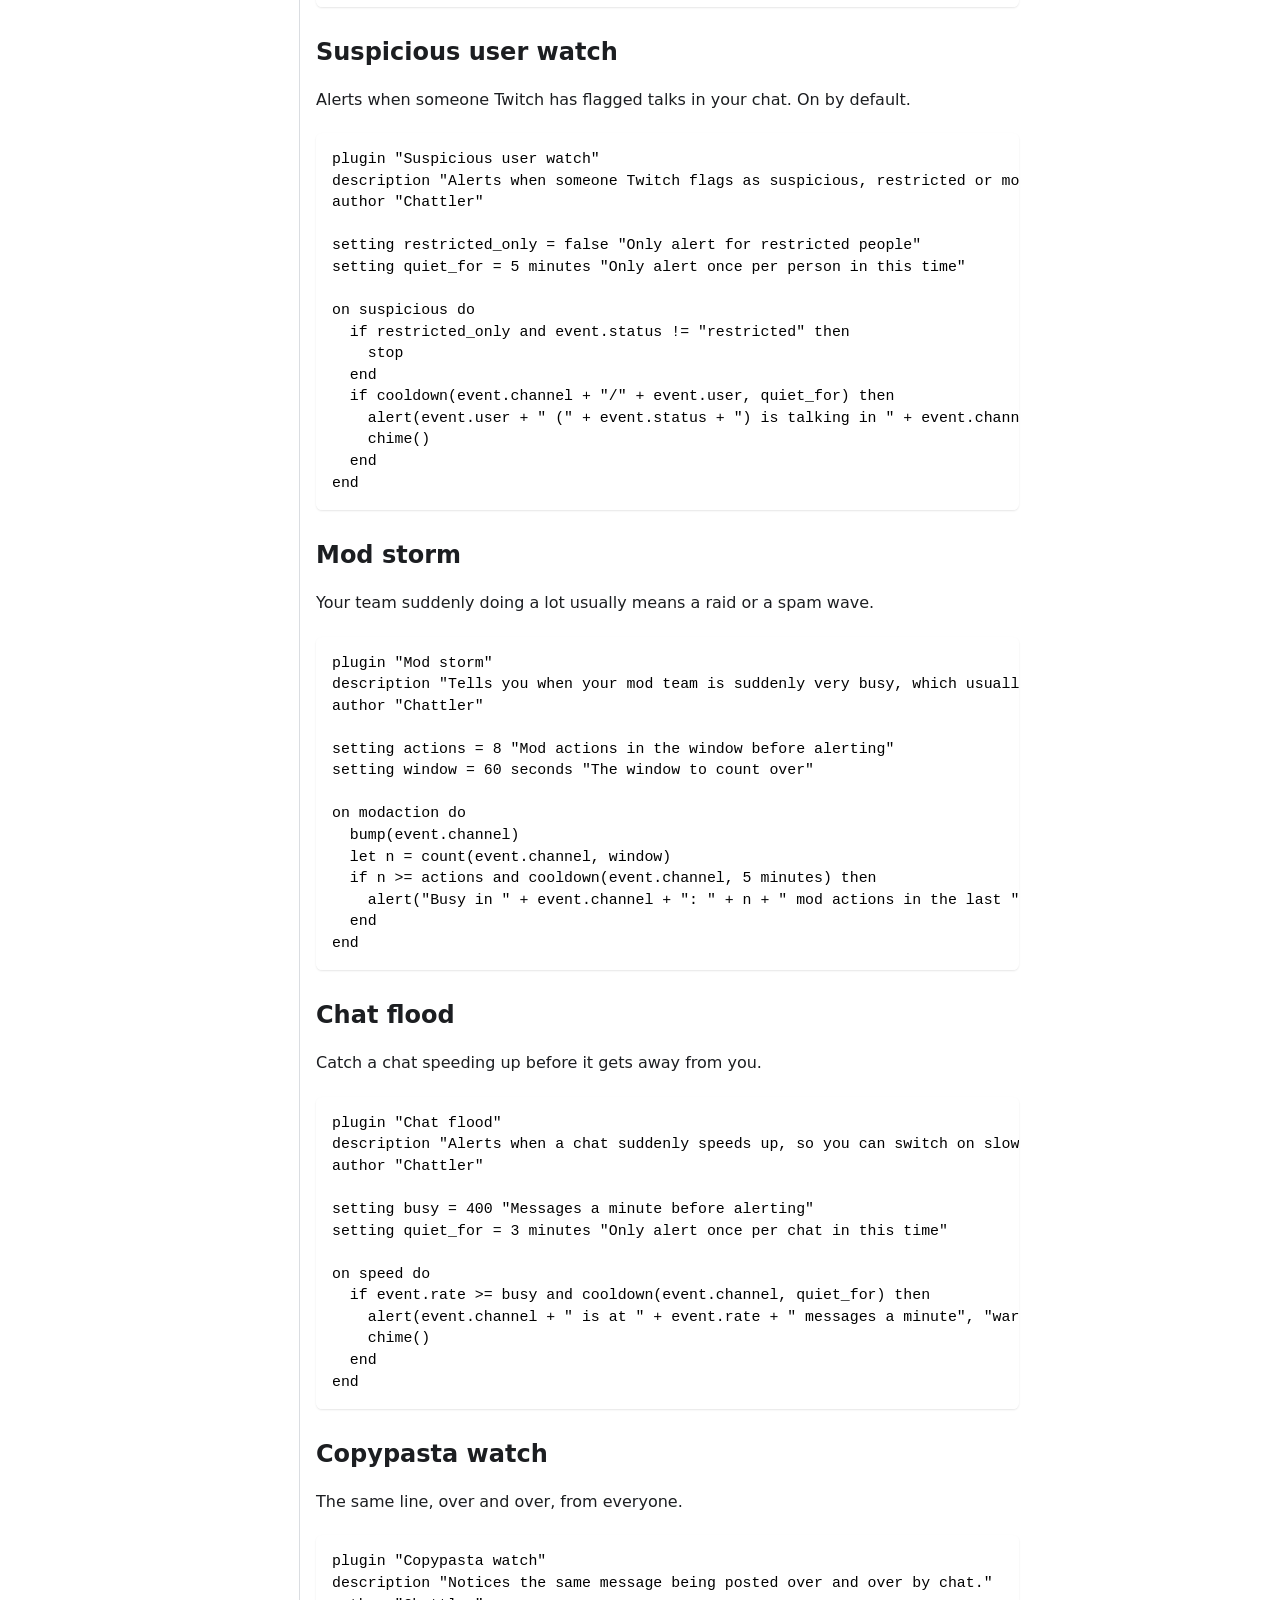
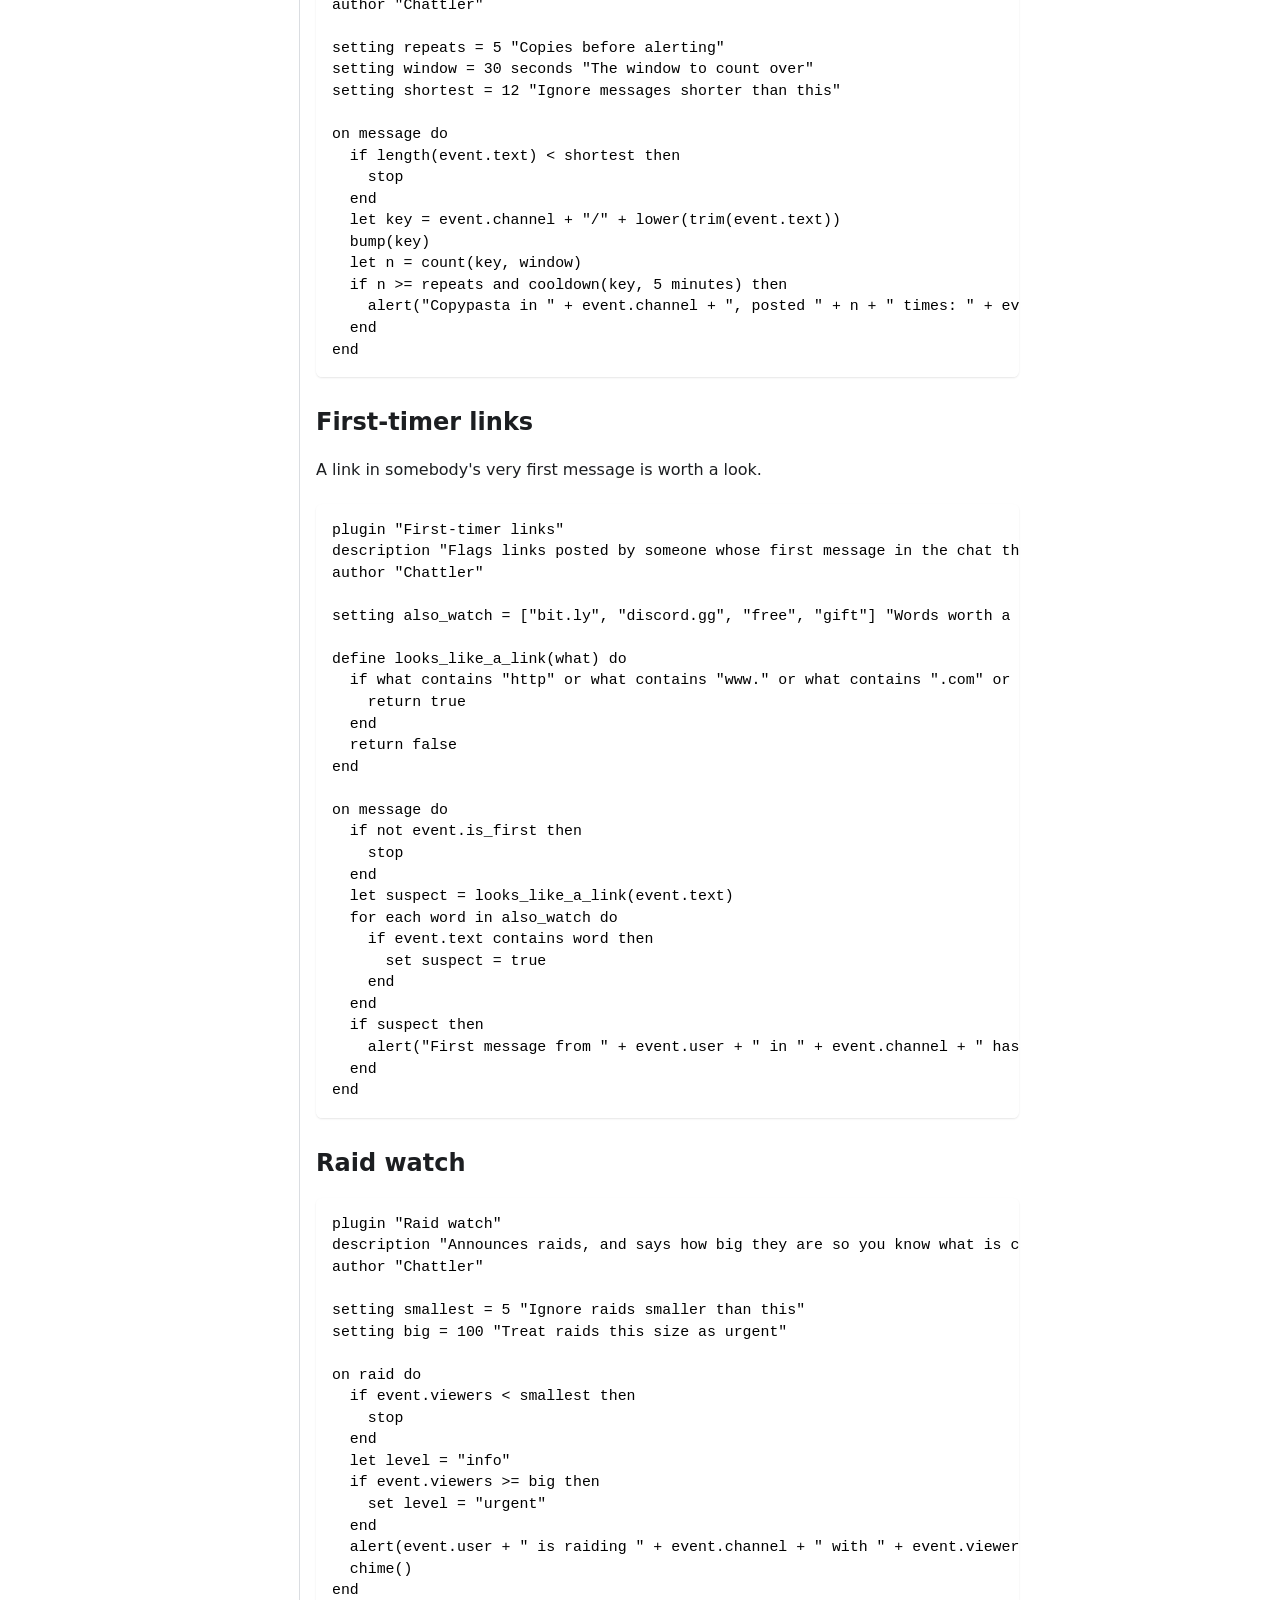
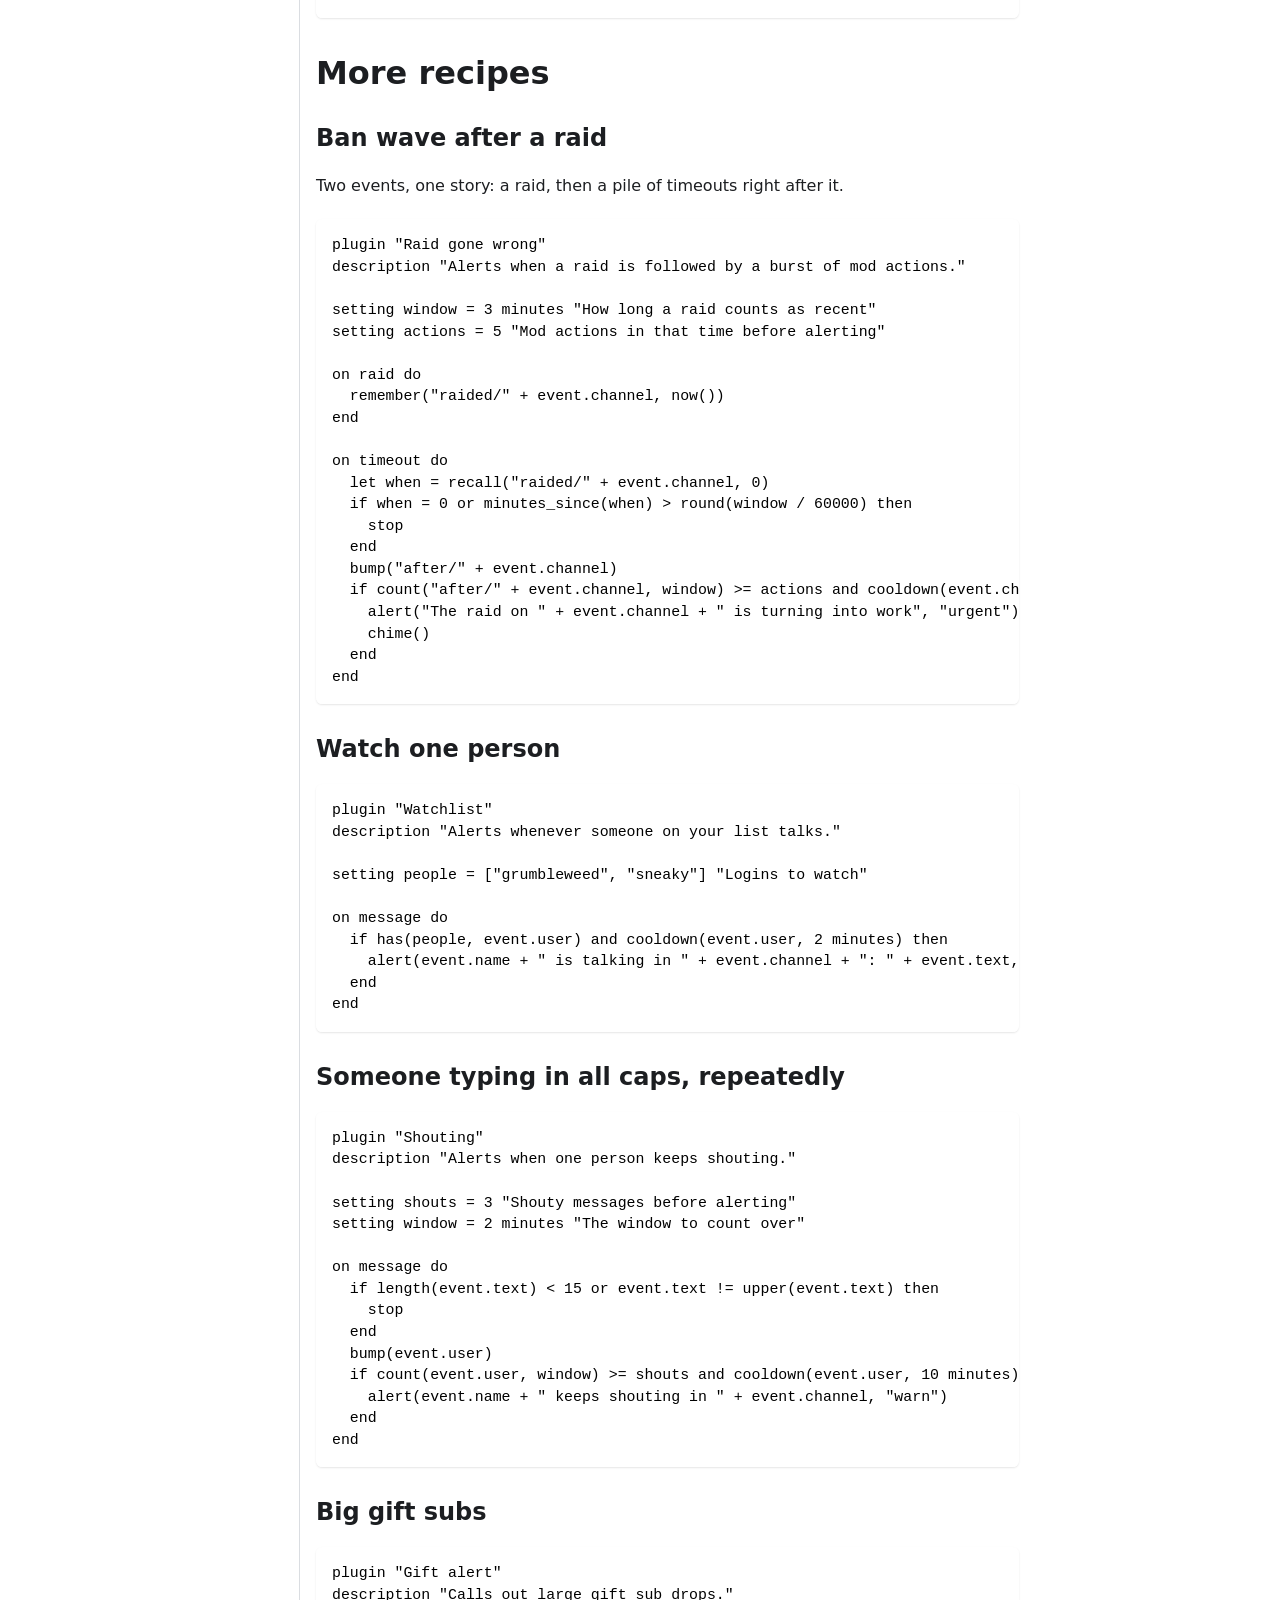
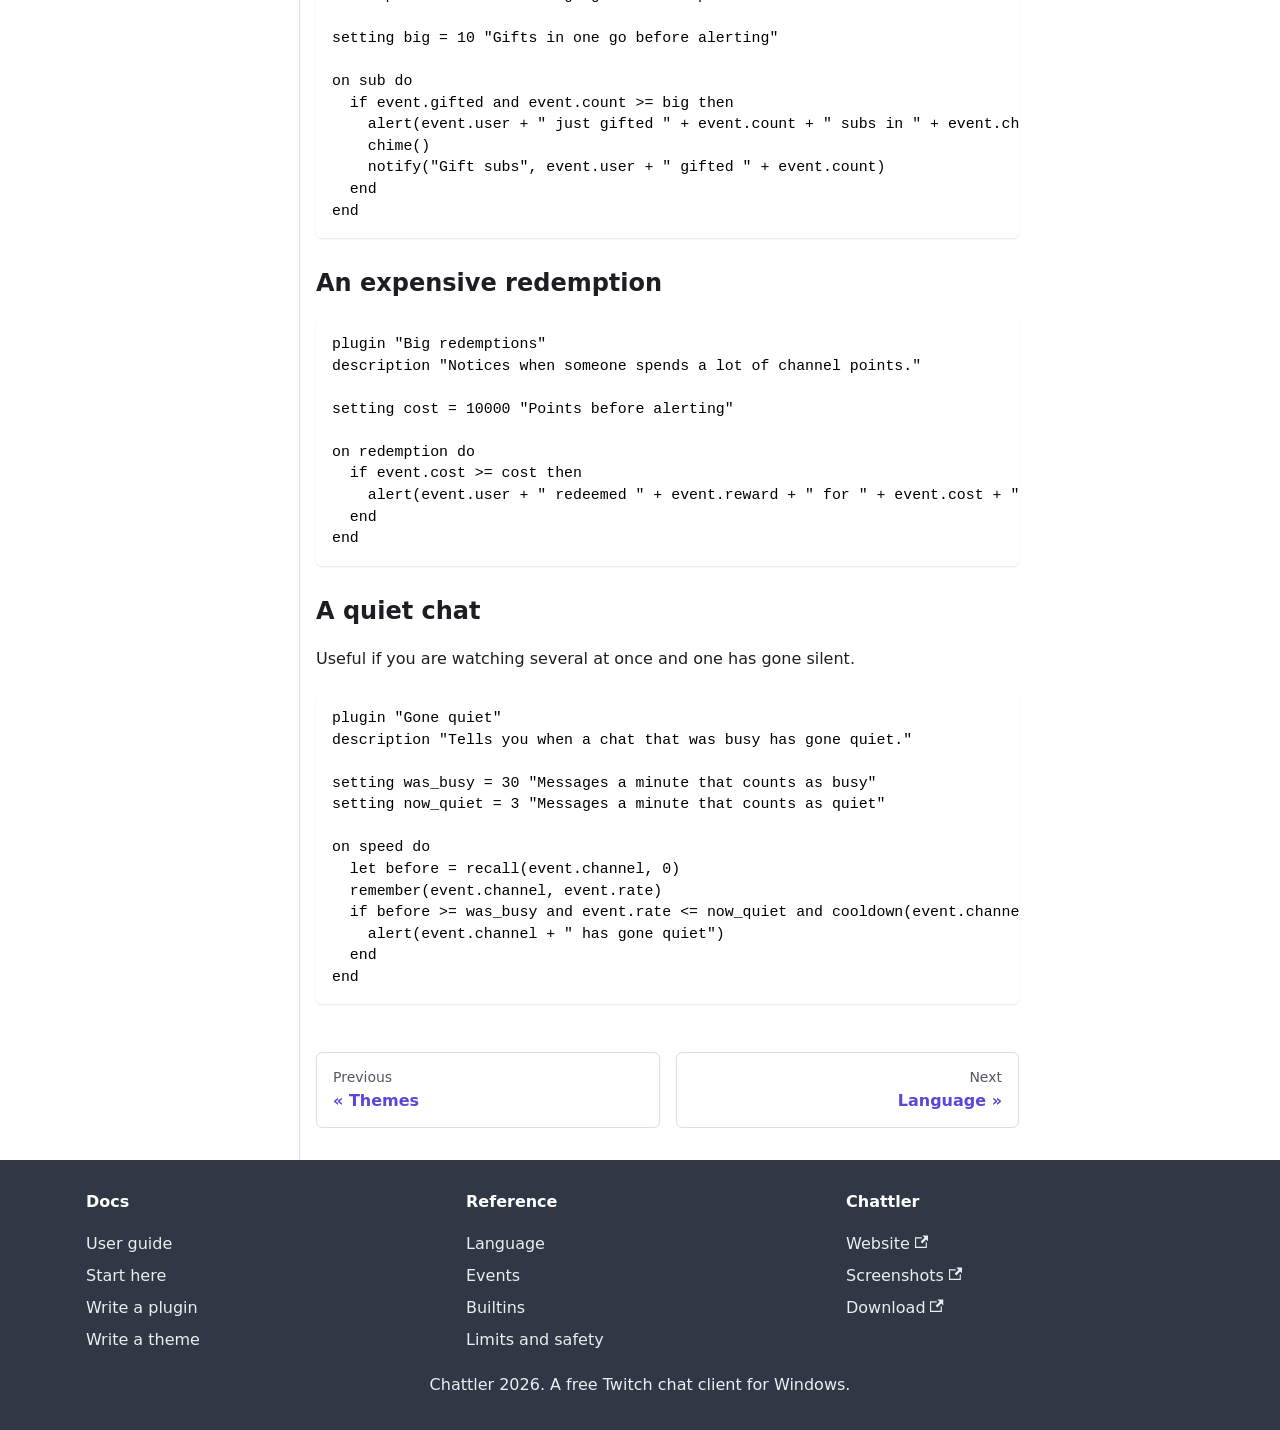
<file: examples.html>
<!doctype html>
<html lang="en" dir="ltr" class="docs-wrapper plugin-docs plugin-id-default docs-version-current docs-doc-page docs-doc-id-examples" data-has-hydrated="false">
<head>
<meta charset="UTF-8">
<meta name="generator" content="Docusaurus v3.10.2">
<title data-rh="true">Examples | Chattler docs</title><meta data-rh="true" name="viewport" content="width=device-width,initial-scale=1"><meta data-rh="true" name="twitter:card" content="summary_large_image"><meta data-rh="true" property="og:image" content="https://docs.chattler.net/img/docs-card.png"><meta data-rh="true" name="twitter:image" content="https://docs.chattler.net/img/docs-card.png"><meta data-rh="true" property="og:url" content="https://docs.chattler.net/examples"><meta data-rh="true" property="og:locale" content="en"><meta data-rh="true" name="docusaurus_locale" content="en"><meta data-rh="true" name="docsearch:language" content="en"><meta data-rh="true" name="keywords" content="Chattler, Chattscript, Twitch chat client, plugins, themes, moderation alerts"><meta data-rh="true" name="docusaurus_version" content="current"><meta data-rh="true" name="docusaurus_tag" content="docs-default-current"><meta data-rh="true" name="docsearch:version" content="current"><meta data-rh="true" name="docsearch:docusaurus_tag" content="docs-default-current"><meta data-rh="true" property="og:title" content="Examples | Chattler docs"><meta data-rh="true" name="description" content="The eight plugins that ship with Chattler, plus recipes you can copy and change."><meta data-rh="true" property="og:description" content="The eight plugins that ship with Chattler, plus recipes you can copy and change."><link data-rh="true" rel="icon" href="/img/favicon.ico"><link data-rh="true" rel="canonical" href="https://docs.chattler.net/examples"><link data-rh="true" rel="alternate" href="https://docs.chattler.net/examples" hreflang="en"><link data-rh="true" rel="alternate" href="https://docs.chattler.net/examples" hreflang="x-default"><script data-rh="true" type="application/ld+json">{"@context":"https://schema.org","@type":"BreadcrumbList","itemListElement":[{"@type":"ListItem","position":1,"name":"Examples","item":"https://docs.chattler.net/examples"}]}</script><link rel="stylesheet" href="/assets/css/styles.12a958e6.css">
<script src="/assets/js/runtime~main.bc069a1c.js" defer="defer"></script>
<script src="/assets/js/main.4e175c23.js" defer="defer"></script>
</head>
<body>
<svg style="display: none;"><defs>
<symbol id="theme-svg-external-link" viewBox="0 0 24 24"><path fill="currentColor" d="M21 13v10h-21v-19h12v2h-10v15h17v-8h2zm3-12h-10.988l4.035 4-6.977 7.07 2.828 2.828 6.977-7.07 4.125 4.172v-11z"/></symbol>
</defs></svg>
<script>!function(){var t=function(){try{return new URLSearchParams(window.location.search).get("docusaurus-theme")}catch(t){}}()||function(){try{return window.localStorage.getItem("theme")}catch(t){}}();document.documentElement.setAttribute("data-theme",t||(window.matchMedia("(prefers-color-scheme: dark)").matches?"dark":"light")),document.documentElement.setAttribute("data-theme-choice",t||"system")}(),function(){try{const c=new URLSearchParams(window.location.search).entries();for(var[t,e]of c)if(t.startsWith("docusaurus-data-")){var a=t.replace("docusaurus-data-","data-");document.documentElement.setAttribute(a,e)}}catch(t){}}()</script><div id="__docusaurus"><link rel="preload" as="image" href="/img/logo.svg"><div role="region" aria-label="Skip to main content"><a class="skipToContent_fXgn" href="#__docusaurus_skipToContent_fallback">Skip to main content</a></div><nav aria-label="Main" class="theme-layout-navbar navbar navbar--fixed-top"><div class="navbar__inner"><div class="theme-layout-navbar-left navbar__items"><button aria-label="Toggle navigation bar" aria-expanded="false" class="navbar__toggle clean-btn" type="button"><svg width="30" height="30" viewBox="0 0 30 30" aria-hidden="true"><path stroke="currentColor" stroke-linecap="round" stroke-miterlimit="10" stroke-width="2" d="M4 7h22M4 15h22M4 23h22"></path></svg></button><a class="navbar__brand" href="/"><div class="navbar__logo"><img src="/img/logo.svg" alt="Chattler" class="themedComponent_mlkZ themedComponent--light_NVdE"><img src="/img/logo.svg" alt="Chattler" class="themedComponent_mlkZ themedComponent--dark_xIcU"></div><b class="navbar__title text--truncate">Chattler docs</b></a><a class="navbar__item navbar__link" href="/guide">User guide</a><a class="navbar__item navbar__link" href="/start">Start here</a><a class="navbar__item navbar__link" href="/plugins">Plugins</a><a class="navbar__item navbar__link" href="/themes">Themes</a><a class="navbar__item navbar__link" href="/language">Language</a></div><div class="theme-layout-navbar-right navbar__items navbar__items--right"><a href="https://chattler.net" target="_blank" rel="noopener noreferrer" class="navbar__item navbar__link">chattler.net<svg width="13.5" height="13.5" aria-label="(opens in new tab)" class="iconExternalLink_nPIU"><use href="#theme-svg-external-link"></use></svg></a><a href="https://github.com/Teeeroyyy/chattler" target="_blank" rel="noopener noreferrer" class="navbar__item navbar__link">Download<svg width="13.5" height="13.5" aria-label="(opens in new tab)" class="iconExternalLink_nPIU"><use href="#theme-svg-external-link"></use></svg></a><div class="toggle_vylO colorModeToggle_DEke"><button class="clean-btn toggleButton_gllP toggleButtonDisabled_aARS" type="button" disabled="" title="system mode" aria-label="Switch between dark and light mode (currently system mode)"><svg viewBox="0 0 24 24" width="24" height="24" aria-hidden="true" class="toggleIcon_g3eP lightToggleIcon_pyhR"><path fill="currentColor" d="M12,9c1.65,0,3,1.35,3,3s-1.35,3-3,3s-3-1.35-3-3S10.35,9,12,9 M12,7c-2.76,0-5,2.24-5,5s2.24,5,5,5s5-2.24,5-5 S14.76,7,12,7L12,7z M2,13l2,0c0.55,0,1-0.45,1-1s-0.45-1-1-1l-2,0c-0.55,0-1,0.45-1,1S1.45,13,2,13z M20,13l2,0c0.55,0,1-0.45,1-1 s-0.45-1-1-1l-2,0c-0.55,0-1,0.45-1,1S19.45,13,20,13z M11,2v2c0,0.55,0.45,1,1,1s1-0.45,1-1V2c0-0.55-0.45-1-1-1S11,1.45,11,2z M11,20v2c0,0.55,0.45,1,1,1s1-0.45,1-1v-2c0-0.55-0.45-1-1-1C11.45,19,11,19.45,11,20z M5.99,4.58c-0.39-0.39-1.03-0.39-1.41,0 c-0.39,0.39-0.39,1.03,0,1.41l1.06,1.06c0.39,0.39,1.03,0.39,1.41,0s0.39-1.03,0-1.41L5.99,4.58z M18.36,16.95 c-0.39-0.39-1.03-0.39-1.41,0c-0.39,0.39-0.39,1.03,0,1.41l1.06,1.06c0.39,0.39,1.03,0.39,1.41,0c0.39-0.39,0.39-1.03,0-1.41 L18.36,16.95z M19.42,5.99c0.39-0.39,0.39-1.03,0-1.41c-0.39-0.39-1.03-0.39-1.41,0l-1.06,1.06c-0.39,0.39-0.39,1.03,0,1.41 s1.03,0.39,1.41,0L19.42,5.99z M7.05,18.36c0.39-0.39,0.39-1.03,0-1.41c-0.39-0.39-1.03-0.39-1.41,0l-1.06,1.06 c-0.39,0.39-0.39,1.03,0,1.41s1.03,0.39,1.41,0L7.05,18.36z"></path></svg><svg viewBox="0 0 24 24" width="24" height="24" aria-hidden="true" class="toggleIcon_g3eP darkToggleIcon_wfgR"><path fill="currentColor" d="M9.37,5.51C9.19,6.15,9.1,6.82,9.1,7.5c0,4.08,3.32,7.4,7.4,7.4c0.68,0,1.35-0.09,1.99-0.27C17.45,17.19,14.93,19,12,19 c-3.86,0-7-3.14-7-7C5,9.07,6.81,6.55,9.37,5.51z M12,3c-4.97,0-9,4.03-9,9s4.03,9,9,9s9-4.03,9-9c0-0.46-0.04-0.92-0.1-1.36 c-0.98,1.37-2.58,2.26-4.4,2.26c-2.98,0-5.4-2.42-5.4-5.4c0-1.81,0.89-3.42,2.26-4.4C12.92,3.04,12.46,3,12,3L12,3z"></path></svg><svg viewBox="0 0 24 24" width="24" height="24" aria-hidden="true" class="toggleIcon_g3eP systemToggleIcon_QzmC"><path fill="currentColor" d="m12 21c4.971 0 9-4.029 9-9s-4.029-9-9-9-9 4.029-9 9 4.029 9 9 9zm4.95-13.95c1.313 1.313 2.05 3.093 2.05 4.95s-0.738 3.637-2.05 4.95c-1.313 1.313-3.093 2.05-4.95 2.05v-14c1.857 0 3.637 0.737 4.95 2.05z"></path></svg></button></div><div class="navbarSearchContainer_Bca1"></div></div></div><div role="presentation" class="navbar-sidebar__backdrop"></div></nav><div id="__docusaurus_skipToContent_fallback" class="theme-layout-main main-wrapper mainWrapper_z2l0"><div class="docsWrapper_hBAB"><button aria-label="Scroll back to top" class="clean-btn theme-back-to-top-button backToTopButton_sjWU" type="button"></button><div class="docRoot_UBD9"><aside class="theme-doc-sidebar-container docSidebarContainer_YfHR"><div class="sidebarViewport_aRkj"><div class="sidebar_njMd"><nav aria-label="Docs sidebar" class="menu thin-scrollbar menu_SIkG"><ul class="theme-doc-sidebar-menu menu__list"><li class="theme-doc-sidebar-item-link theme-doc-sidebar-item-link-level-1 menu__list-item"><a class="menu__link" href="/"><span class="linkLabel_WmDU">Overview</span></a></li><li class="theme-doc-sidebar-item-link theme-doc-sidebar-item-link-level-1 menu__list-item"><a class="menu__link" href="/guide"><span class="linkLabel_WmDU">User guide</span></a></li><li class="theme-doc-sidebar-item-link theme-doc-sidebar-item-link-level-1 menu__list-item"><a class="menu__link" href="/start"><span class="linkLabel_WmDU">Start here</span></a></li><li class="theme-doc-sidebar-item-category theme-doc-sidebar-item-category-level-1 menu__list-item"><div class="menu__list-item-collapsible"><a class="categoryLink_byQd menu__link menu__link--sublist menu__link--sublist-caret menu__link--active" role="button" aria-expanded="true" href="/plugins"><span class="categoryLinkLabel_W154">Writing things</span></a></div><ul class="menu__list"><li class="theme-doc-sidebar-item-link theme-doc-sidebar-item-link-level-2 menu__list-item"><a class="menu__link" tabindex="0" href="/plugins"><span class="linkLabel_WmDU">Plugins</span></a></li><li class="theme-doc-sidebar-item-link theme-doc-sidebar-item-link-level-2 menu__list-item"><a class="menu__link" tabindex="0" href="/themes"><span class="linkLabel_WmDU">Themes</span></a></li><li class="theme-doc-sidebar-item-link theme-doc-sidebar-item-link-level-2 menu__list-item"><a class="menu__link menu__link--active" aria-current="page" tabindex="0" href="/examples"><span class="linkLabel_WmDU">Examples</span></a></li></ul></li><li class="theme-doc-sidebar-item-category theme-doc-sidebar-item-category-level-1 menu__list-item"><div class="menu__list-item-collapsible"><a class="categoryLink_byQd menu__link menu__link--sublist menu__link--sublist-caret" role="button" aria-expanded="true" href="/language"><span class="categoryLinkLabel_W154">Reference</span></a></div><ul class="menu__list"><li class="theme-doc-sidebar-item-link theme-doc-sidebar-item-link-level-2 menu__list-item"><a class="menu__link" tabindex="0" href="/language"><span class="linkLabel_WmDU">Language</span></a></li><li class="theme-doc-sidebar-item-link theme-doc-sidebar-item-link-level-2 menu__list-item"><a class="menu__link" tabindex="0" href="/events"><span class="linkLabel_WmDU">Events</span></a></li><li class="theme-doc-sidebar-item-link theme-doc-sidebar-item-link-level-2 menu__list-item"><a class="menu__link" tabindex="0" href="/builtins"><span class="linkLabel_WmDU">Builtins</span></a></li><li class="theme-doc-sidebar-item-link theme-doc-sidebar-item-link-level-2 menu__list-item"><a class="menu__link" tabindex="0" href="/limits"><span class="linkLabel_WmDU">Limits and safety</span></a></li></ul></li></ul></nav></div></div></aside><main class="docMainContainer_TBSr"><div class="container padding-top--md padding-bottom--lg"><div class="row"><div class="col docItemCol_VOVn"><div class="docItemContainer_Djhp"><article><nav class="theme-doc-breadcrumbs breadcrumbsContainer_Z_bl" aria-label="Breadcrumbs"><ul class="breadcrumbs"><li class="breadcrumbs__item"><a aria-label="Home page" class="breadcrumbs__link" href="/"><svg viewBox="0 0 24 24" class="breadcrumbHomeIcon_YNFT"><path d="M10 19v-5h4v5c0 .55.45 1 1 1h3c.55 0 1-.45 1-1v-7h1.7c.46 0 .68-.57.33-.87L12.67 3.6c-.38-.34-.96-.34-1.34 0l-8.36 7.53c-.34.3-.13.87.33.87H5v7c0 .55.45 1 1 1h3c.55 0 1-.45 1-1z" fill="currentColor"></path></svg></a></li><li class="breadcrumbs__item"><span class="breadcrumbs__link">Writing things</span></li><li class="breadcrumbs__item breadcrumbs__item--active"><span class="breadcrumbs__link">Examples</span></li></ul></nav><div class="tocCollapsible_ETCw theme-doc-toc-mobile tocMobile_ITEo"><button type="button" class="clean-btn tocCollapsibleButton_TO0P">On this page</button></div><div class="theme-doc-markdown markdown"><header><h1>Examples</h1></header>
<p>Everything here is a complete plugin. Copy it into a <code>.chatt</code> file in your plugins folder, reload, and switch it on.</p>
<h2 class="anchor anchorTargetStickyNavbar_Vzrq" id="the-eight-that-ship-with-chattler">The eight that ship with Chattler<a href="#the-eight-that-ship-with-chattler" class="hash-link" aria-label="Direct link to The eight that ship with Chattler" title="Direct link to The eight that ship with Chattler" translate="no">​</a></h2>
<p>Three are on when you install: <strong>Repeat offender</strong>, <strong>AutoMod waiting</strong> and <strong>Suspicious user watch</strong>.</p>
<h3 class="anchor anchorTargetStickyNavbar_Vzrq" id="repeat-offender">Repeat offender<a href="#repeat-offender" class="hash-link" aria-label="Direct link to Repeat offender" title="Direct link to Repeat offender" translate="no">​</a></h3>
<p>Speaks up when the same person keeps getting actioned. On by default.</p>
<div class="language-ruby codeBlockContainer_Ckt0 theme-code-block" style="--prism-color:#9CDCFE;--prism-background-color:#1E1E1E"><div class="codeBlockContent_QJqH"><pre tabindex="0" class="prism-code language-ruby codeBlock_bY9V thin-scrollbar" style="color:#9CDCFE;background-color:#1E1E1E"><code class="codeBlockLines_e6Vv"><div class="token-line" style="color:#9CDCFE"><span class="token plain">plugin &quot;Repeat offender&quot;</span><br></div><div class="token-line" style="color:#9CDCFE"><span class="token plain">description &quot;Speaks up when the same person keeps getting timed out or banned in a short space of time.&quot;</span><br></div><div class="token-line" style="color:#9CDCFE"><span class="token plain">author &quot;Chattler&quot;</span><br></div><div class="token-line" style="color:#9CDCFE"><span class="token plain" style="display:inline-block"></span><br></div><div class="token-line" style="color:#9CDCFE"><span class="token plain">setting actions = 3 &quot;Mod actions before alerting&quot;</span><br></div><div class="token-line" style="color:#9CDCFE"><span class="token plain">setting window = 15 minutes &quot;How far back to look&quot;</span><br></div><div class="token-line" style="color:#9CDCFE"><span class="token plain" style="display:inline-block"></span><br></div><div class="token-line" style="color:#9CDCFE"><span class="token plain">define seen(who, where) do</span><br></div><div class="token-line" style="color:#9CDCFE"><span class="token plain">  let key = where + &quot;/&quot; + who</span><br></div><div class="token-line" style="color:#9CDCFE"><span class="token plain">  bump(key)</span><br></div><div class="token-line" style="color:#9CDCFE"><span class="token plain">  let n = count(key, window)</span><br></div><div class="token-line" style="color:#9CDCFE"><span class="token plain">  if n &gt;= actions and cooldown(key, window) then</span><br></div><div class="token-line" style="color:#9CDCFE"><span class="token plain">    alert(who + &quot; has had &quot; + n + &quot; mod actions in &quot; + where + &quot; in the last &quot; + round(window / 60000) + &quot; minutes&quot;, &quot;warn&quot;)</span><br></div><div class="token-line" style="color:#9CDCFE"><span class="token plain">  end</span><br></div><div class="token-line" style="color:#9CDCFE"><span class="token plain">end</span><br></div><div class="token-line" style="color:#9CDCFE"><span class="token plain" style="display:inline-block"></span><br></div><div class="token-line" style="color:#9CDCFE"><span class="token plain">on timeout do</span><br></div><div class="token-line" style="color:#9CDCFE"><span class="token plain">  seen(event.user, event.channel)</span><br></div><div class="token-line" style="color:#9CDCFE"><span class="token plain">end</span><br></div><div class="token-line" style="color:#9CDCFE"><span class="token plain" style="display:inline-block"></span><br></div><div class="token-line" style="color:#9CDCFE"><span class="token plain">on ban do</span><br></div><div class="token-line" style="color:#9CDCFE"><span class="token plain">  seen(event.user, event.channel)</span><br></div><div class="token-line" style="color:#9CDCFE"><span class="token plain">end</span><br></div></code></pre></div></div>
<h3 class="anchor anchorTargetStickyNavbar_Vzrq" id="automod-waiting">AutoMod waiting<a href="#automod-waiting" class="hash-link" aria-label="Direct link to AutoMod waiting" title="Direct link to AutoMod waiting" translate="no">​</a></h3>
<p>Nudges you when a held message has been sitting there unanswered. On by default.</p>
<div class="language-ruby codeBlockContainer_Ckt0 theme-code-block" style="--prism-color:#9CDCFE;--prism-background-color:#1E1E1E"><div class="codeBlockContent_QJqH"><pre tabindex="0" class="prism-code language-ruby codeBlock_bY9V thin-scrollbar" style="color:#9CDCFE;background-color:#1E1E1E"><code class="codeBlockLines_e6Vv"><div class="token-line" style="color:#9CDCFE"><span class="token plain">plugin &quot;AutoMod waiting&quot;</span><br></div><div class="token-line" style="color:#9CDCFE"><span class="token plain">description &quot;Reminds you when a held message has been sitting in AutoMod without an answer.&quot;</span><br></div><div class="token-line" style="color:#9CDCFE"><span class="token plain">author &quot;Chattler&quot;</span><br></div><div class="token-line" style="color:#9CDCFE"><span class="token plain" style="display:inline-block"></span><br></div><div class="token-line" style="color:#9CDCFE"><span class="token plain">setting wait = 45 seconds &quot;How long before nudging you&quot;</span><br></div><div class="token-line" style="color:#9CDCFE"><span class="token plain">setting chime_too = true &quot;Play the AutoMod chime as well&quot;</span><br></div><div class="token-line" style="color:#9CDCFE"><span class="token plain" style="display:inline-block"></span><br></div><div class="token-line" style="color:#9CDCFE"><span class="token plain">on automod_waiting do</span><br></div><div class="token-line" style="color:#9CDCFE"><span class="token plain">  if event.seconds &lt; round(wait / 1000) then</span><br></div><div class="token-line" style="color:#9CDCFE"><span class="token plain">    stop</span><br></div><div class="token-line" style="color:#9CDCFE"><span class="token plain">  end</span><br></div><div class="token-line" style="color:#9CDCFE"><span class="token plain">  if cooldown(event.channel + &quot;/&quot; + event.user, 2 minutes) then</span><br></div><div class="token-line" style="color:#9CDCFE"><span class="token plain">    alert(&quot;AutoMod has been holding a message from &quot; + event.user + &quot; in &quot; + event.channel + &quot; for &quot; + event.seconds + &quot; seconds&quot;, &quot;urgent&quot;)</span><br></div><div class="token-line" style="color:#9CDCFE"><span class="token plain">    if chime_too then</span><br></div><div class="token-line" style="color:#9CDCFE"><span class="token plain">      chime(&quot;automod&quot;)</span><br></div><div class="token-line" style="color:#9CDCFE"><span class="token plain">    end</span><br></div><div class="token-line" style="color:#9CDCFE"><span class="token plain">  end</span><br></div><div class="token-line" style="color:#9CDCFE"><span class="token plain">end</span><br></div></code></pre></div></div>
<h3 class="anchor anchorTargetStickyNavbar_Vzrq" id="suspicious-user-watch">Suspicious user watch<a href="#suspicious-user-watch" class="hash-link" aria-label="Direct link to Suspicious user watch" title="Direct link to Suspicious user watch" translate="no">​</a></h3>
<p>Alerts when someone Twitch has flagged talks in your chat. On by default.</p>
<div class="language-ruby codeBlockContainer_Ckt0 theme-code-block" style="--prism-color:#9CDCFE;--prism-background-color:#1E1E1E"><div class="codeBlockContent_QJqH"><pre tabindex="0" class="prism-code language-ruby codeBlock_bY9V thin-scrollbar" style="color:#9CDCFE;background-color:#1E1E1E"><code class="codeBlockLines_e6Vv"><div class="token-line" style="color:#9CDCFE"><span class="token plain">plugin &quot;Suspicious user watch&quot;</span><br></div><div class="token-line" style="color:#9CDCFE"><span class="token plain">description &quot;Alerts when someone Twitch flags as suspicious, restricted or monitored says something.&quot;</span><br></div><div class="token-line" style="color:#9CDCFE"><span class="token plain">author &quot;Chattler&quot;</span><br></div><div class="token-line" style="color:#9CDCFE"><span class="token plain" style="display:inline-block"></span><br></div><div class="token-line" style="color:#9CDCFE"><span class="token plain">setting restricted_only = false &quot;Only alert for restricted people&quot;</span><br></div><div class="token-line" style="color:#9CDCFE"><span class="token plain">setting quiet_for = 5 minutes &quot;Only alert once per person in this time&quot;</span><br></div><div class="token-line" style="color:#9CDCFE"><span class="token plain" style="display:inline-block"></span><br></div><div class="token-line" style="color:#9CDCFE"><span class="token plain">on suspicious do</span><br></div><div class="token-line" style="color:#9CDCFE"><span class="token plain">  if restricted_only and event.status != &quot;restricted&quot; then</span><br></div><div class="token-line" style="color:#9CDCFE"><span class="token plain">    stop</span><br></div><div class="token-line" style="color:#9CDCFE"><span class="token plain">  end</span><br></div><div class="token-line" style="color:#9CDCFE"><span class="token plain">  if cooldown(event.channel + &quot;/&quot; + event.user, quiet_for) then</span><br></div><div class="token-line" style="color:#9CDCFE"><span class="token plain">    alert(event.user + &quot; (&quot; + event.status + &quot;) is talking in &quot; + event.channel, &quot;urgent&quot;)</span><br></div><div class="token-line" style="color:#9CDCFE"><span class="token plain">    chime()</span><br></div><div class="token-line" style="color:#9CDCFE"><span class="token plain">  end</span><br></div><div class="token-line" style="color:#9CDCFE"><span class="token plain">end</span><br></div></code></pre></div></div>
<h3 class="anchor anchorTargetStickyNavbar_Vzrq" id="mod-storm">Mod storm<a href="#mod-storm" class="hash-link" aria-label="Direct link to Mod storm" title="Direct link to Mod storm" translate="no">​</a></h3>
<p>Your team suddenly doing a lot usually means a raid or a spam wave.</p>
<div class="language-ruby codeBlockContainer_Ckt0 theme-code-block" style="--prism-color:#9CDCFE;--prism-background-color:#1E1E1E"><div class="codeBlockContent_QJqH"><pre tabindex="0" class="prism-code language-ruby codeBlock_bY9V thin-scrollbar" style="color:#9CDCFE;background-color:#1E1E1E"><code class="codeBlockLines_e6Vv"><div class="token-line" style="color:#9CDCFE"><span class="token plain">plugin &quot;Mod storm&quot;</span><br></div><div class="token-line" style="color:#9CDCFE"><span class="token plain">description &quot;Tells you when your mod team is suddenly very busy, which usually means a raid or a spam wave.&quot;</span><br></div><div class="token-line" style="color:#9CDCFE"><span class="token plain">author &quot;Chattler&quot;</span><br></div><div class="token-line" style="color:#9CDCFE"><span class="token plain" style="display:inline-block"></span><br></div><div class="token-line" style="color:#9CDCFE"><span class="token plain">setting actions = 8 &quot;Mod actions in the window before alerting&quot;</span><br></div><div class="token-line" style="color:#9CDCFE"><span class="token plain">setting window = 60 seconds &quot;The window to count over&quot;</span><br></div><div class="token-line" style="color:#9CDCFE"><span class="token plain" style="display:inline-block"></span><br></div><div class="token-line" style="color:#9CDCFE"><span class="token plain">on modaction do</span><br></div><div class="token-line" style="color:#9CDCFE"><span class="token plain">  bump(event.channel)</span><br></div><div class="token-line" style="color:#9CDCFE"><span class="token plain">  let n = count(event.channel, window)</span><br></div><div class="token-line" style="color:#9CDCFE"><span class="token plain">  if n &gt;= actions and cooldown(event.channel, 5 minutes) then</span><br></div><div class="token-line" style="color:#9CDCFE"><span class="token plain">    alert(&quot;Busy in &quot; + event.channel + &quot;: &quot; + n + &quot; mod actions in the last &quot; + round(window / 1000) + &quot; seconds&quot;, &quot;warn&quot;)</span><br></div><div class="token-line" style="color:#9CDCFE"><span class="token plain">  end</span><br></div><div class="token-line" style="color:#9CDCFE"><span class="token plain">end</span><br></div></code></pre></div></div>
<h3 class="anchor anchorTargetStickyNavbar_Vzrq" id="chat-flood">Chat flood<a href="#chat-flood" class="hash-link" aria-label="Direct link to Chat flood" title="Direct link to Chat flood" translate="no">​</a></h3>
<p>Catch a chat speeding up before it gets away from you.</p>
<div class="language-ruby codeBlockContainer_Ckt0 theme-code-block" style="--prism-color:#9CDCFE;--prism-background-color:#1E1E1E"><div class="codeBlockContent_QJqH"><pre tabindex="0" class="prism-code language-ruby codeBlock_bY9V thin-scrollbar" style="color:#9CDCFE;background-color:#1E1E1E"><code class="codeBlockLines_e6Vv"><div class="token-line" style="color:#9CDCFE"><span class="token plain">plugin &quot;Chat flood&quot;</span><br></div><div class="token-line" style="color:#9CDCFE"><span class="token plain">description &quot;Alerts when a chat suddenly speeds up, so you can switch on slow mode before it gets away.&quot;</span><br></div><div class="token-line" style="color:#9CDCFE"><span class="token plain">author &quot;Chattler&quot;</span><br></div><div class="token-line" style="color:#9CDCFE"><span class="token plain" style="display:inline-block"></span><br></div><div class="token-line" style="color:#9CDCFE"><span class="token plain">setting busy = 400 &quot;Messages a minute before alerting&quot;</span><br></div><div class="token-line" style="color:#9CDCFE"><span class="token plain">setting quiet_for = 3 minutes &quot;Only alert once per chat in this time&quot;</span><br></div><div class="token-line" style="color:#9CDCFE"><span class="token plain" style="display:inline-block"></span><br></div><div class="token-line" style="color:#9CDCFE"><span class="token plain">on speed do</span><br></div><div class="token-line" style="color:#9CDCFE"><span class="token plain">  if event.rate &gt;= busy and cooldown(event.channel, quiet_for) then</span><br></div><div class="token-line" style="color:#9CDCFE"><span class="token plain">    alert(event.channel + &quot; is at &quot; + event.rate + &quot; messages a minute&quot;, &quot;warn&quot;)</span><br></div><div class="token-line" style="color:#9CDCFE"><span class="token plain">    chime()</span><br></div><div class="token-line" style="color:#9CDCFE"><span class="token plain">  end</span><br></div><div class="token-line" style="color:#9CDCFE"><span class="token plain">end</span><br></div></code></pre></div></div>
<h3 class="anchor anchorTargetStickyNavbar_Vzrq" id="copypasta-watch">Copypasta watch<a href="#copypasta-watch" class="hash-link" aria-label="Direct link to Copypasta watch" title="Direct link to Copypasta watch" translate="no">​</a></h3>
<p>The same line, over and over, from everyone.</p>
<div class="language-ruby codeBlockContainer_Ckt0 theme-code-block" style="--prism-color:#9CDCFE;--prism-background-color:#1E1E1E"><div class="codeBlockContent_QJqH"><pre tabindex="0" class="prism-code language-ruby codeBlock_bY9V thin-scrollbar" style="color:#9CDCFE;background-color:#1E1E1E"><code class="codeBlockLines_e6Vv"><div class="token-line" style="color:#9CDCFE"><span class="token plain">plugin &quot;Copypasta watch&quot;</span><br></div><div class="token-line" style="color:#9CDCFE"><span class="token plain">description &quot;Notices the same message being posted over and over by chat.&quot;</span><br></div><div class="token-line" style="color:#9CDCFE"><span class="token plain">author &quot;Chattler&quot;</span><br></div><div class="token-line" style="color:#9CDCFE"><span class="token plain" style="display:inline-block"></span><br></div><div class="token-line" style="color:#9CDCFE"><span class="token plain">setting repeats = 5 &quot;Copies before alerting&quot;</span><br></div><div class="token-line" style="color:#9CDCFE"><span class="token plain">setting window = 30 seconds &quot;The window to count over&quot;</span><br></div><div class="token-line" style="color:#9CDCFE"><span class="token plain">setting shortest = 12 &quot;Ignore messages shorter than this&quot;</span><br></div><div class="token-line" style="color:#9CDCFE"><span class="token plain" style="display:inline-block"></span><br></div><div class="token-line" style="color:#9CDCFE"><span class="token plain">on message do</span><br></div><div class="token-line" style="color:#9CDCFE"><span class="token plain">  if length(event.text) &lt; shortest then</span><br></div><div class="token-line" style="color:#9CDCFE"><span class="token plain">    stop</span><br></div><div class="token-line" style="color:#9CDCFE"><span class="token plain">  end</span><br></div><div class="token-line" style="color:#9CDCFE"><span class="token plain">  let key = event.channel + &quot;/&quot; + lower(trim(event.text))</span><br></div><div class="token-line" style="color:#9CDCFE"><span class="token plain">  bump(key)</span><br></div><div class="token-line" style="color:#9CDCFE"><span class="token plain">  let n = count(key, window)</span><br></div><div class="token-line" style="color:#9CDCFE"><span class="token plain">  if n &gt;= repeats and cooldown(key, 5 minutes) then</span><br></div><div class="token-line" style="color:#9CDCFE"><span class="token plain">    alert(&quot;Copypasta in &quot; + event.channel + &quot;, posted &quot; + n + &quot; times: &quot; + event.text, &quot;warn&quot;)</span><br></div><div class="token-line" style="color:#9CDCFE"><span class="token plain">  end</span><br></div><div class="token-line" style="color:#9CDCFE"><span class="token plain">end</span><br></div></code></pre></div></div>
<h3 class="anchor anchorTargetStickyNavbar_Vzrq" id="first-timer-links">First-timer links<a href="#first-timer-links" class="hash-link" aria-label="Direct link to First-timer links" title="Direct link to First-timer links" translate="no">​</a></h3>
<p>A link in somebody&#x27;s very first message is worth a look.</p>
<div class="language-ruby codeBlockContainer_Ckt0 theme-code-block" style="--prism-color:#9CDCFE;--prism-background-color:#1E1E1E"><div class="codeBlockContent_QJqH"><pre tabindex="0" class="prism-code language-ruby codeBlock_bY9V thin-scrollbar" style="color:#9CDCFE;background-color:#1E1E1E"><code class="codeBlockLines_e6Vv"><div class="token-line" style="color:#9CDCFE"><span class="token plain">plugin &quot;First-timer links&quot;</span><br></div><div class="token-line" style="color:#9CDCFE"><span class="token plain">description &quot;Flags links posted by someone whose first message in the chat this is.&quot;</span><br></div><div class="token-line" style="color:#9CDCFE"><span class="token plain">author &quot;Chattler&quot;</span><br></div><div class="token-line" style="color:#9CDCFE"><span class="token plain" style="display:inline-block"></span><br></div><div class="token-line" style="color:#9CDCFE"><span class="token plain">setting also_watch = [&quot;bit.ly&quot;, &quot;discord.gg&quot;, &quot;free&quot;, &quot;gift&quot;] &quot;Words worth a second look&quot;</span><br></div><div class="token-line" style="color:#9CDCFE"><span class="token plain" style="display:inline-block"></span><br></div><div class="token-line" style="color:#9CDCFE"><span class="token plain">define looks_like_a_link(what) do</span><br></div><div class="token-line" style="color:#9CDCFE"><span class="token plain">  if what contains &quot;http&quot; or what contains &quot;www.&quot; or what contains &quot;.com&quot; or what contains &quot;.gg&quot; then</span><br></div><div class="token-line" style="color:#9CDCFE"><span class="token plain">    return true</span><br></div><div class="token-line" style="color:#9CDCFE"><span class="token plain">  end</span><br></div><div class="token-line" style="color:#9CDCFE"><span class="token plain">  return false</span><br></div><div class="token-line" style="color:#9CDCFE"><span class="token plain">end</span><br></div><div class="token-line" style="color:#9CDCFE"><span class="token plain" style="display:inline-block"></span><br></div><div class="token-line" style="color:#9CDCFE"><span class="token plain">on message do</span><br></div><div class="token-line" style="color:#9CDCFE"><span class="token plain">  if not event.is_first then</span><br></div><div class="token-line" style="color:#9CDCFE"><span class="token plain">    stop</span><br></div><div class="token-line" style="color:#9CDCFE"><span class="token plain">  end</span><br></div><div class="token-line" style="color:#9CDCFE"><span class="token plain">  let suspect = looks_like_a_link(event.text)</span><br></div><div class="token-line" style="color:#9CDCFE"><span class="token plain">  for each word in also_watch do</span><br></div><div class="token-line" style="color:#9CDCFE"><span class="token plain">    if event.text contains word then</span><br></div><div class="token-line" style="color:#9CDCFE"><span class="token plain">      set suspect = true</span><br></div><div class="token-line" style="color:#9CDCFE"><span class="token plain">    end</span><br></div><div class="token-line" style="color:#9CDCFE"><span class="token plain">  end</span><br></div><div class="token-line" style="color:#9CDCFE"><span class="token plain">  if suspect then</span><br></div><div class="token-line" style="color:#9CDCFE"><span class="token plain">    alert(&quot;First message from &quot; + event.user + &quot; in &quot; + event.channel + &quot; has a link: &quot; + event.text, &quot;warn&quot;)</span><br></div><div class="token-line" style="color:#9CDCFE"><span class="token plain">  end</span><br></div><div class="token-line" style="color:#9CDCFE"><span class="token plain">end</span><br></div></code></pre></div></div>
<h3 class="anchor anchorTargetStickyNavbar_Vzrq" id="raid-watch">Raid watch<a href="#raid-watch" class="hash-link" aria-label="Direct link to Raid watch" title="Direct link to Raid watch" translate="no">​</a></h3>
<div class="language-ruby codeBlockContainer_Ckt0 theme-code-block" style="--prism-color:#9CDCFE;--prism-background-color:#1E1E1E"><div class="codeBlockContent_QJqH"><pre tabindex="0" class="prism-code language-ruby codeBlock_bY9V thin-scrollbar" style="color:#9CDCFE;background-color:#1E1E1E"><code class="codeBlockLines_e6Vv"><div class="token-line" style="color:#9CDCFE"><span class="token plain">plugin &quot;Raid watch&quot;</span><br></div><div class="token-line" style="color:#9CDCFE"><span class="token plain">description &quot;Announces raids, and says how big they are so you know what is coming.&quot;</span><br></div><div class="token-line" style="color:#9CDCFE"><span class="token plain">author &quot;Chattler&quot;</span><br></div><div class="token-line" style="color:#9CDCFE"><span class="token plain" style="display:inline-block"></span><br></div><div class="token-line" style="color:#9CDCFE"><span class="token plain">setting smallest = 5 &quot;Ignore raids smaller than this&quot;</span><br></div><div class="token-line" style="color:#9CDCFE"><span class="token plain">setting big = 100 &quot;Treat raids this size as urgent&quot;</span><br></div><div class="token-line" style="color:#9CDCFE"><span class="token plain" style="display:inline-block"></span><br></div><div class="token-line" style="color:#9CDCFE"><span class="token plain">on raid do</span><br></div><div class="token-line" style="color:#9CDCFE"><span class="token plain">  if event.viewers &lt; smallest then</span><br></div><div class="token-line" style="color:#9CDCFE"><span class="token plain">    stop</span><br></div><div class="token-line" style="color:#9CDCFE"><span class="token plain">  end</span><br></div><div class="token-line" style="color:#9CDCFE"><span class="token plain">  let level = &quot;info&quot;</span><br></div><div class="token-line" style="color:#9CDCFE"><span class="token plain">  if event.viewers &gt;= big then</span><br></div><div class="token-line" style="color:#9CDCFE"><span class="token plain">    set level = &quot;urgent&quot;</span><br></div><div class="token-line" style="color:#9CDCFE"><span class="token plain">  end</span><br></div><div class="token-line" style="color:#9CDCFE"><span class="token plain">  alert(event.user + &quot; is raiding &quot; + event.channel + &quot; with &quot; + event.viewers + &quot; viewers&quot;, level)</span><br></div><div class="token-line" style="color:#9CDCFE"><span class="token plain">  chime()</span><br></div><div class="token-line" style="color:#9CDCFE"><span class="token plain">end</span><br></div></code></pre></div></div>
<h2 class="anchor anchorTargetStickyNavbar_Vzrq" id="more-recipes">More recipes<a href="#more-recipes" class="hash-link" aria-label="Direct link to More recipes" title="Direct link to More recipes" translate="no">​</a></h2>
<h3 class="anchor anchorTargetStickyNavbar_Vzrq" id="ban-wave-after-a-raid">Ban wave after a raid<a href="#ban-wave-after-a-raid" class="hash-link" aria-label="Direct link to Ban wave after a raid" title="Direct link to Ban wave after a raid" translate="no">​</a></h3>
<p>Two events, one story: a raid, then a pile of timeouts right after it.</p>
<div class="language-ruby codeBlockContainer_Ckt0 theme-code-block" style="--prism-color:#9CDCFE;--prism-background-color:#1E1E1E"><div class="codeBlockContent_QJqH"><pre tabindex="0" class="prism-code language-ruby codeBlock_bY9V thin-scrollbar" style="color:#9CDCFE;background-color:#1E1E1E"><code class="codeBlockLines_e6Vv"><div class="token-line" style="color:#9CDCFE"><span class="token plain">plugin &quot;Raid gone wrong&quot;</span><br></div><div class="token-line" style="color:#9CDCFE"><span class="token plain">description &quot;Alerts when a raid is followed by a burst of mod actions.&quot;</span><br></div><div class="token-line" style="color:#9CDCFE"><span class="token plain" style="display:inline-block"></span><br></div><div class="token-line" style="color:#9CDCFE"><span class="token plain">setting window = 3 minutes &quot;How long a raid counts as recent&quot;</span><br></div><div class="token-line" style="color:#9CDCFE"><span class="token plain">setting actions = 5 &quot;Mod actions in that time before alerting&quot;</span><br></div><div class="token-line" style="color:#9CDCFE"><span class="token plain" style="display:inline-block"></span><br></div><div class="token-line" style="color:#9CDCFE"><span class="token plain">on raid do</span><br></div><div class="token-line" style="color:#9CDCFE"><span class="token plain">  remember(&quot;raided/&quot; + event.channel, now())</span><br></div><div class="token-line" style="color:#9CDCFE"><span class="token plain">end</span><br></div><div class="token-line" style="color:#9CDCFE"><span class="token plain" style="display:inline-block"></span><br></div><div class="token-line" style="color:#9CDCFE"><span class="token plain">on timeout do</span><br></div><div class="token-line" style="color:#9CDCFE"><span class="token plain">  let when = recall(&quot;raided/&quot; + event.channel, 0)</span><br></div><div class="token-line" style="color:#9CDCFE"><span class="token plain">  if when = 0 or minutes_since(when) &gt; round(window / 60000) then</span><br></div><div class="token-line" style="color:#9CDCFE"><span class="token plain">    stop</span><br></div><div class="token-line" style="color:#9CDCFE"><span class="token plain">  end</span><br></div><div class="token-line" style="color:#9CDCFE"><span class="token plain">  bump(&quot;after/&quot; + event.channel)</span><br></div><div class="token-line" style="color:#9CDCFE"><span class="token plain">  if count(&quot;after/&quot; + event.channel, window) &gt;= actions and cooldown(event.channel, window) then</span><br></div><div class="token-line" style="color:#9CDCFE"><span class="token plain">    alert(&quot;The raid on &quot; + event.channel + &quot; is turning into work&quot;, &quot;urgent&quot;)</span><br></div><div class="token-line" style="color:#9CDCFE"><span class="token plain">    chime()</span><br></div><div class="token-line" style="color:#9CDCFE"><span class="token plain">  end</span><br></div><div class="token-line" style="color:#9CDCFE"><span class="token plain">end</span><br></div></code></pre></div></div>
<h3 class="anchor anchorTargetStickyNavbar_Vzrq" id="watch-one-person">Watch one person<a href="#watch-one-person" class="hash-link" aria-label="Direct link to Watch one person" title="Direct link to Watch one person" translate="no">​</a></h3>
<div class="language-ruby codeBlockContainer_Ckt0 theme-code-block" style="--prism-color:#9CDCFE;--prism-background-color:#1E1E1E"><div class="codeBlockContent_QJqH"><pre tabindex="0" class="prism-code language-ruby codeBlock_bY9V thin-scrollbar" style="color:#9CDCFE;background-color:#1E1E1E"><code class="codeBlockLines_e6Vv"><div class="token-line" style="color:#9CDCFE"><span class="token plain">plugin &quot;Watchlist&quot;</span><br></div><div class="token-line" style="color:#9CDCFE"><span class="token plain">description &quot;Alerts whenever someone on your list talks.&quot;</span><br></div><div class="token-line" style="color:#9CDCFE"><span class="token plain" style="display:inline-block"></span><br></div><div class="token-line" style="color:#9CDCFE"><span class="token plain">setting people = [&quot;grumbleweed&quot;, &quot;sneaky&quot;] &quot;Logins to watch&quot;</span><br></div><div class="token-line" style="color:#9CDCFE"><span class="token plain" style="display:inline-block"></span><br></div><div class="token-line" style="color:#9CDCFE"><span class="token plain">on message do</span><br></div><div class="token-line" style="color:#9CDCFE"><span class="token plain">  if has(people, event.user) and cooldown(event.user, 2 minutes) then</span><br></div><div class="token-line" style="color:#9CDCFE"><span class="token plain">    alert(event.name + &quot; is talking in &quot; + event.channel + &quot;: &quot; + event.text, &quot;warn&quot;)</span><br></div><div class="token-line" style="color:#9CDCFE"><span class="token plain">  end</span><br></div><div class="token-line" style="color:#9CDCFE"><span class="token plain">end</span><br></div></code></pre></div></div>
<h3 class="anchor anchorTargetStickyNavbar_Vzrq" id="someone-typing-in-all-caps-repeatedly">Someone typing in all caps, repeatedly<a href="#someone-typing-in-all-caps-repeatedly" class="hash-link" aria-label="Direct link to Someone typing in all caps, repeatedly" title="Direct link to Someone typing in all caps, repeatedly" translate="no">​</a></h3>
<div class="language-ruby codeBlockContainer_Ckt0 theme-code-block" style="--prism-color:#9CDCFE;--prism-background-color:#1E1E1E"><div class="codeBlockContent_QJqH"><pre tabindex="0" class="prism-code language-ruby codeBlock_bY9V thin-scrollbar" style="color:#9CDCFE;background-color:#1E1E1E"><code class="codeBlockLines_e6Vv"><div class="token-line" style="color:#9CDCFE"><span class="token plain">plugin &quot;Shouting&quot;</span><br></div><div class="token-line" style="color:#9CDCFE"><span class="token plain">description &quot;Alerts when one person keeps shouting.&quot;</span><br></div><div class="token-line" style="color:#9CDCFE"><span class="token plain" style="display:inline-block"></span><br></div><div class="token-line" style="color:#9CDCFE"><span class="token plain">setting shouts = 3 &quot;Shouty messages before alerting&quot;</span><br></div><div class="token-line" style="color:#9CDCFE"><span class="token plain">setting window = 2 minutes &quot;The window to count over&quot;</span><br></div><div class="token-line" style="color:#9CDCFE"><span class="token plain" style="display:inline-block"></span><br></div><div class="token-line" style="color:#9CDCFE"><span class="token plain">on message do</span><br></div><div class="token-line" style="color:#9CDCFE"><span class="token plain">  if length(event.text) &lt; 15 or event.text != upper(event.text) then</span><br></div><div class="token-line" style="color:#9CDCFE"><span class="token plain">    stop</span><br></div><div class="token-line" style="color:#9CDCFE"><span class="token plain">  end</span><br></div><div class="token-line" style="color:#9CDCFE"><span class="token plain">  bump(event.user)</span><br></div><div class="token-line" style="color:#9CDCFE"><span class="token plain">  if count(event.user, window) &gt;= shouts and cooldown(event.user, 10 minutes) then</span><br></div><div class="token-line" style="color:#9CDCFE"><span class="token plain">    alert(event.name + &quot; keeps shouting in &quot; + event.channel, &quot;warn&quot;)</span><br></div><div class="token-line" style="color:#9CDCFE"><span class="token plain">  end</span><br></div><div class="token-line" style="color:#9CDCFE"><span class="token plain">end</span><br></div></code></pre></div></div>
<h3 class="anchor anchorTargetStickyNavbar_Vzrq" id="big-gift-subs">Big gift subs<a href="#big-gift-subs" class="hash-link" aria-label="Direct link to Big gift subs" title="Direct link to Big gift subs" translate="no">​</a></h3>
<div class="language-ruby codeBlockContainer_Ckt0 theme-code-block" style="--prism-color:#9CDCFE;--prism-background-color:#1E1E1E"><div class="codeBlockContent_QJqH"><pre tabindex="0" class="prism-code language-ruby codeBlock_bY9V thin-scrollbar" style="color:#9CDCFE;background-color:#1E1E1E"><code class="codeBlockLines_e6Vv"><div class="token-line" style="color:#9CDCFE"><span class="token plain">plugin &quot;Gift alert&quot;</span><br></div><div class="token-line" style="color:#9CDCFE"><span class="token plain">description &quot;Calls out large gift sub drops.&quot;</span><br></div><div class="token-line" style="color:#9CDCFE"><span class="token plain" style="display:inline-block"></span><br></div><div class="token-line" style="color:#9CDCFE"><span class="token plain">setting big = 10 &quot;Gifts in one go before alerting&quot;</span><br></div><div class="token-line" style="color:#9CDCFE"><span class="token plain" style="display:inline-block"></span><br></div><div class="token-line" style="color:#9CDCFE"><span class="token plain">on sub do</span><br></div><div class="token-line" style="color:#9CDCFE"><span class="token plain">  if event.gifted and event.count &gt;= big then</span><br></div><div class="token-line" style="color:#9CDCFE"><span class="token plain">    alert(event.user + &quot; just gifted &quot; + event.count + &quot; subs in &quot; + event.channel, &quot;urgent&quot;)</span><br></div><div class="token-line" style="color:#9CDCFE"><span class="token plain">    chime()</span><br></div><div class="token-line" style="color:#9CDCFE"><span class="token plain">    notify(&quot;Gift subs&quot;, event.user + &quot; gifted &quot; + event.count)</span><br></div><div class="token-line" style="color:#9CDCFE"><span class="token plain">  end</span><br></div><div class="token-line" style="color:#9CDCFE"><span class="token plain">end</span><br></div></code></pre></div></div>
<h3 class="anchor anchorTargetStickyNavbar_Vzrq" id="an-expensive-redemption">An expensive redemption<a href="#an-expensive-redemption" class="hash-link" aria-label="Direct link to An expensive redemption" title="Direct link to An expensive redemption" translate="no">​</a></h3>
<div class="language-ruby codeBlockContainer_Ckt0 theme-code-block" style="--prism-color:#9CDCFE;--prism-background-color:#1E1E1E"><div class="codeBlockContent_QJqH"><pre tabindex="0" class="prism-code language-ruby codeBlock_bY9V thin-scrollbar" style="color:#9CDCFE;background-color:#1E1E1E"><code class="codeBlockLines_e6Vv"><div class="token-line" style="color:#9CDCFE"><span class="token plain">plugin &quot;Big redemptions&quot;</span><br></div><div class="token-line" style="color:#9CDCFE"><span class="token plain">description &quot;Notices when someone spends a lot of channel points.&quot;</span><br></div><div class="token-line" style="color:#9CDCFE"><span class="token plain" style="display:inline-block"></span><br></div><div class="token-line" style="color:#9CDCFE"><span class="token plain">setting cost = 10000 &quot;Points before alerting&quot;</span><br></div><div class="token-line" style="color:#9CDCFE"><span class="token plain" style="display:inline-block"></span><br></div><div class="token-line" style="color:#9CDCFE"><span class="token plain">on redemption do</span><br></div><div class="token-line" style="color:#9CDCFE"><span class="token plain">  if event.cost &gt;= cost then</span><br></div><div class="token-line" style="color:#9CDCFE"><span class="token plain">    alert(event.user + &quot; redeemed &quot; + event.reward + &quot; for &quot; + event.cost + &quot; points&quot;)</span><br></div><div class="token-line" style="color:#9CDCFE"><span class="token plain">  end</span><br></div><div class="token-line" style="color:#9CDCFE"><span class="token plain">end</span><br></div></code></pre></div></div>
<h3 class="anchor anchorTargetStickyNavbar_Vzrq" id="a-quiet-chat">A quiet chat<a href="#a-quiet-chat" class="hash-link" aria-label="Direct link to A quiet chat" title="Direct link to A quiet chat" translate="no">​</a></h3>
<p>Useful if you are watching several at once and one has gone silent.</p>
<div class="language-ruby codeBlockContainer_Ckt0 theme-code-block" style="--prism-color:#9CDCFE;--prism-background-color:#1E1E1E"><div class="codeBlockContent_QJqH"><pre tabindex="0" class="prism-code language-ruby codeBlock_bY9V thin-scrollbar" style="color:#9CDCFE;background-color:#1E1E1E"><code class="codeBlockLines_e6Vv"><div class="token-line" style="color:#9CDCFE"><span class="token plain">plugin &quot;Gone quiet&quot;</span><br></div><div class="token-line" style="color:#9CDCFE"><span class="token plain">description &quot;Tells you when a chat that was busy has gone quiet.&quot;</span><br></div><div class="token-line" style="color:#9CDCFE"><span class="token plain" style="display:inline-block"></span><br></div><div class="token-line" style="color:#9CDCFE"><span class="token plain">setting was_busy = 30 &quot;Messages a minute that counts as busy&quot;</span><br></div><div class="token-line" style="color:#9CDCFE"><span class="token plain">setting now_quiet = 3 &quot;Messages a minute that counts as quiet&quot;</span><br></div><div class="token-line" style="color:#9CDCFE"><span class="token plain" style="display:inline-block"></span><br></div><div class="token-line" style="color:#9CDCFE"><span class="token plain">on speed do</span><br></div><div class="token-line" style="color:#9CDCFE"><span class="token plain">  let before = recall(event.channel, 0)</span><br></div><div class="token-line" style="color:#9CDCFE"><span class="token plain">  remember(event.channel, event.rate)</span><br></div><div class="token-line" style="color:#9CDCFE"><span class="token plain">  if before &gt;= was_busy and event.rate &lt;= now_quiet and cooldown(event.channel, 10 minutes) then</span><br></div><div class="token-line" style="color:#9CDCFE"><span class="token plain">    alert(event.channel + &quot; has gone quiet&quot;)</span><br></div><div class="token-line" style="color:#9CDCFE"><span class="token plain">  end</span><br></div><div class="token-line" style="color:#9CDCFE"><span class="token plain">end</span><br></div></code></pre></div></div></div></article><nav class="docusaurus-mt-lg pagination-nav" aria-label="Docs pages"><a class="pagination-nav__link pagination-nav__link--prev" href="/themes"><div class="pagination-nav__sublabel">Previous</div><div class="pagination-nav__label">Themes</div></a><a class="pagination-nav__link pagination-nav__link--next" href="/language"><div class="pagination-nav__sublabel">Next</div><div class="pagination-nav__label">Language</div></a></nav></div></div><div class="col col--3"><div class="tableOfContents_bqdL thin-scrollbar theme-doc-toc-desktop"><ul class="table-of-contents table-of-contents__left-border"><li><a href="#the-eight-that-ship-with-chattler" class="table-of-contents__link toc-highlight">The eight that ship with Chattler</a><ul><li><a href="#repeat-offender" class="table-of-contents__link toc-highlight">Repeat offender</a></li><li><a href="#automod-waiting" class="table-of-contents__link toc-highlight">AutoMod waiting</a></li><li><a href="#suspicious-user-watch" class="table-of-contents__link toc-highlight">Suspicious user watch</a></li><li><a href="#mod-storm" class="table-of-contents__link toc-highlight">Mod storm</a></li><li><a href="#chat-flood" class="table-of-contents__link toc-highlight">Chat flood</a></li><li><a href="#copypasta-watch" class="table-of-contents__link toc-highlight">Copypasta watch</a></li><li><a href="#first-timer-links" class="table-of-contents__link toc-highlight">First-timer links</a></li><li><a href="#raid-watch" class="table-of-contents__link toc-highlight">Raid watch</a></li></ul></li><li><a href="#more-recipes" class="table-of-contents__link toc-highlight">More recipes</a><ul><li><a href="#ban-wave-after-a-raid" class="table-of-contents__link toc-highlight">Ban wave after a raid</a></li><li><a href="#watch-one-person" class="table-of-contents__link toc-highlight">Watch one person</a></li><li><a href="#someone-typing-in-all-caps-repeatedly" class="table-of-contents__link toc-highlight">Someone typing in all caps, repeatedly</a></li><li><a href="#big-gift-subs" class="table-of-contents__link toc-highlight">Big gift subs</a></li><li><a href="#an-expensive-redemption" class="table-of-contents__link toc-highlight">An expensive redemption</a></li><li><a href="#a-quiet-chat" class="table-of-contents__link toc-highlight">A quiet chat</a></li></ul></li></ul></div></div></div></div></main></div></div></div><footer class="theme-layout-footer footer footer--dark"><div class="container container-fluid"><div class="row footer__links"><div class="theme-layout-footer-column col footer__col"><div class="footer__title">Docs</div><ul class="footer__items clean-list"><li class="footer__item"><a class="footer__link-item" href="/guide">User guide</a></li><li class="footer__item"><a class="footer__link-item" href="/start">Start here</a></li><li class="footer__item"><a class="footer__link-item" href="/plugins">Write a plugin</a></li><li class="footer__item"><a class="footer__link-item" href="/themes">Write a theme</a></li></ul></div><div class="theme-layout-footer-column col footer__col"><div class="footer__title">Reference</div><ul class="footer__items clean-list"><li class="footer__item"><a class="footer__link-item" href="/language">Language</a></li><li class="footer__item"><a class="footer__link-item" href="/events">Events</a></li><li class="footer__item"><a class="footer__link-item" href="/builtins">Builtins</a></li><li class="footer__item"><a class="footer__link-item" href="/limits">Limits and safety</a></li></ul></div><div class="theme-layout-footer-column col footer__col"><div class="footer__title">Chattler</div><ul class="footer__items clean-list"><li class="footer__item"><a href="https://chattler.net" target="_blank" rel="noopener noreferrer" class="footer__link-item">Website<svg width="13.5" height="13.5" aria-label="(opens in new tab)" class="iconExternalLink_nPIU"><use href="#theme-svg-external-link"></use></svg></a></li><li class="footer__item"><a href="https://chattler.net/screenshots/" target="_blank" rel="noopener noreferrer" class="footer__link-item">Screenshots<svg width="13.5" height="13.5" aria-label="(opens in new tab)" class="iconExternalLink_nPIU"><use href="#theme-svg-external-link"></use></svg></a></li><li class="footer__item"><a href="https://chattler.net/#download" target="_blank" rel="noopener noreferrer" class="footer__link-item">Download<svg width="13.5" height="13.5" aria-label="(opens in new tab)" class="iconExternalLink_nPIU"><use href="#theme-svg-external-link"></use></svg></a></li></ul></div></div><div class="footer__bottom text--center"><div class="footer__copyright">Chattler 2026. A free Twitch chat client for Windows.</div></div></div></footer></div>
</body>
</html>
</file>
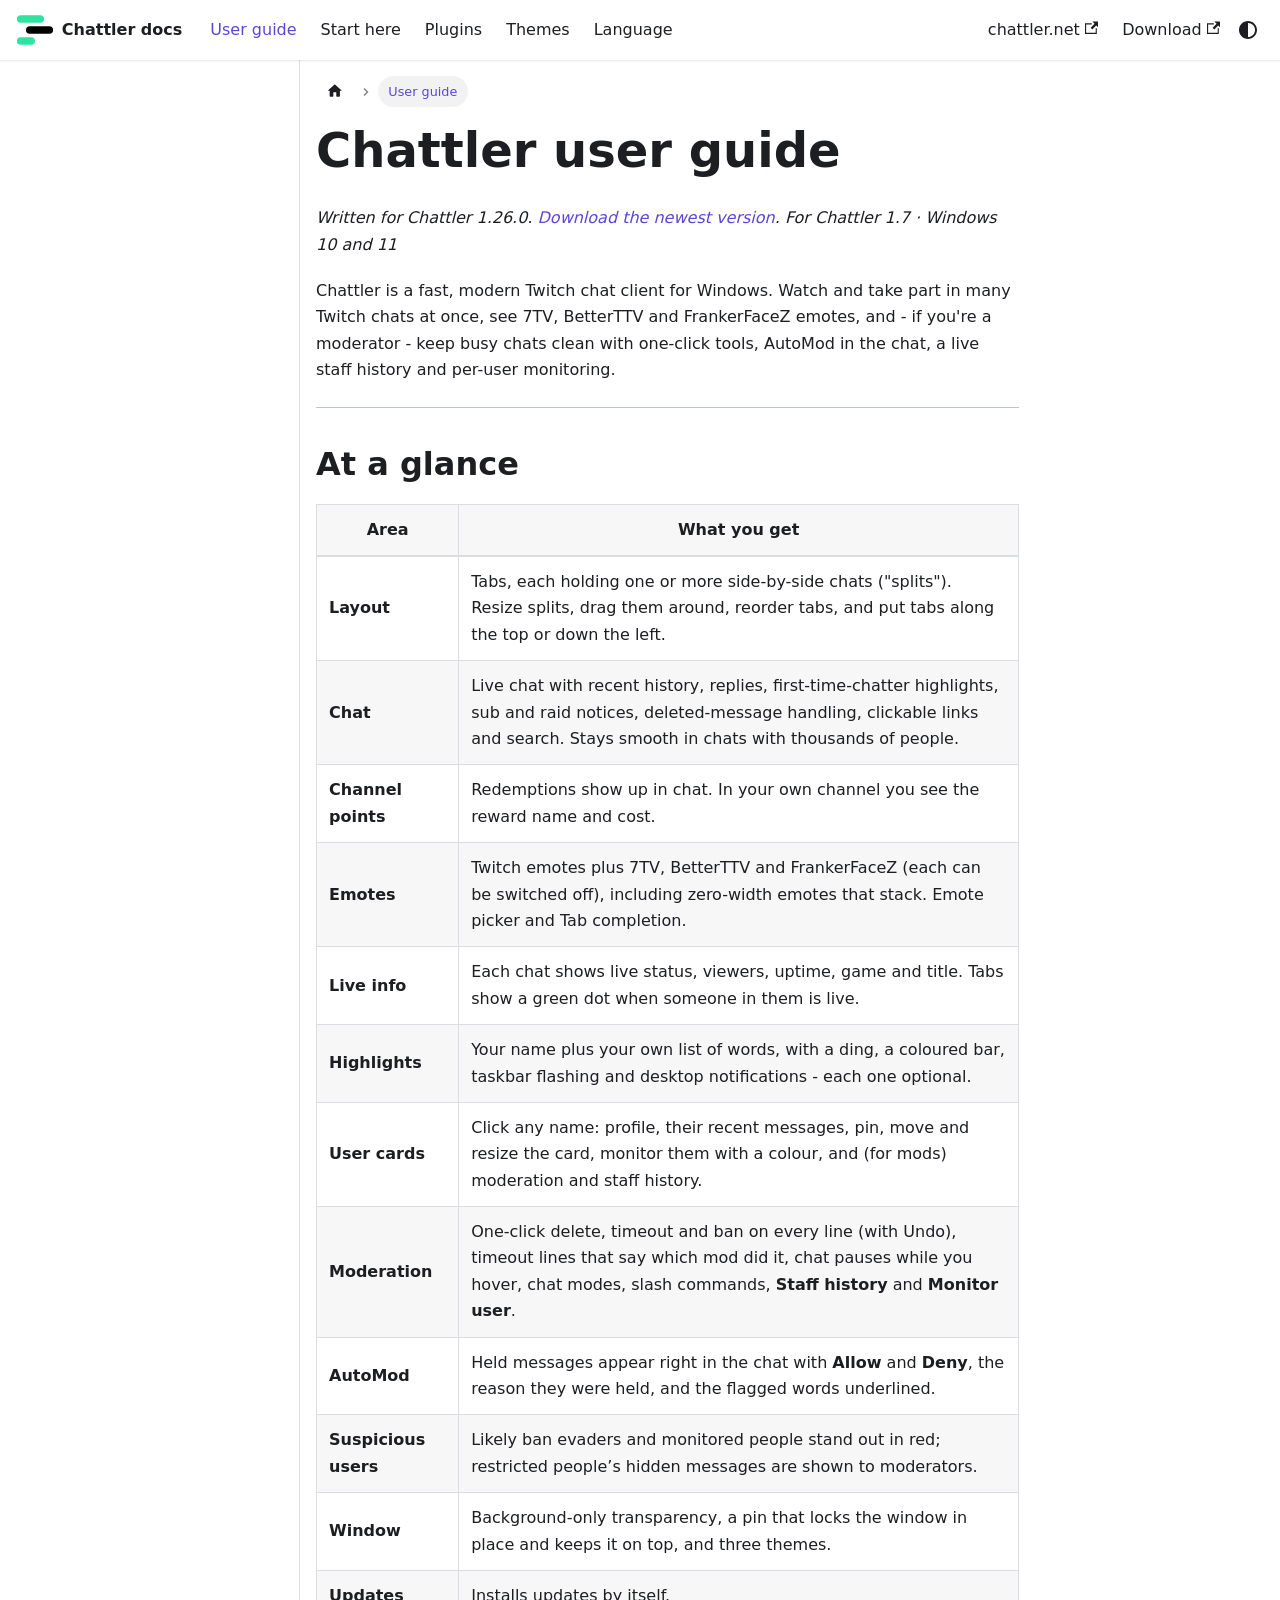
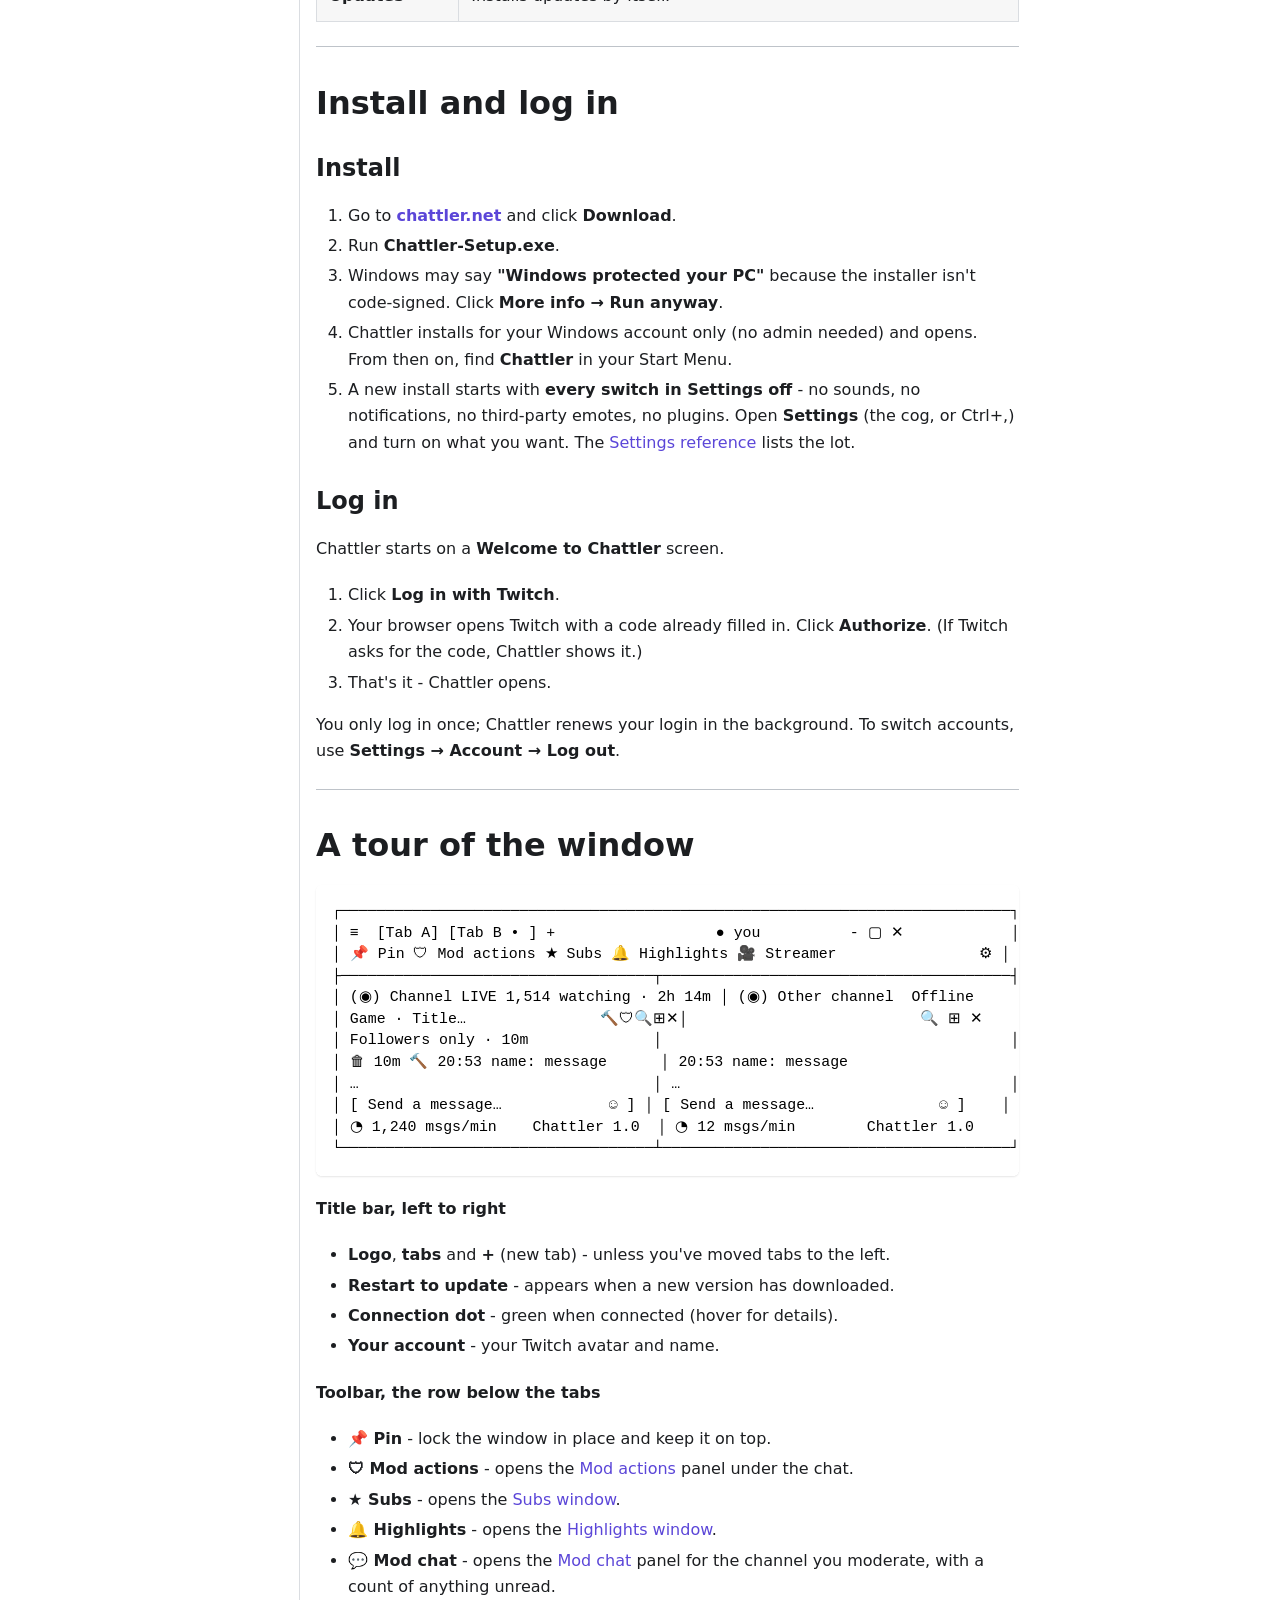
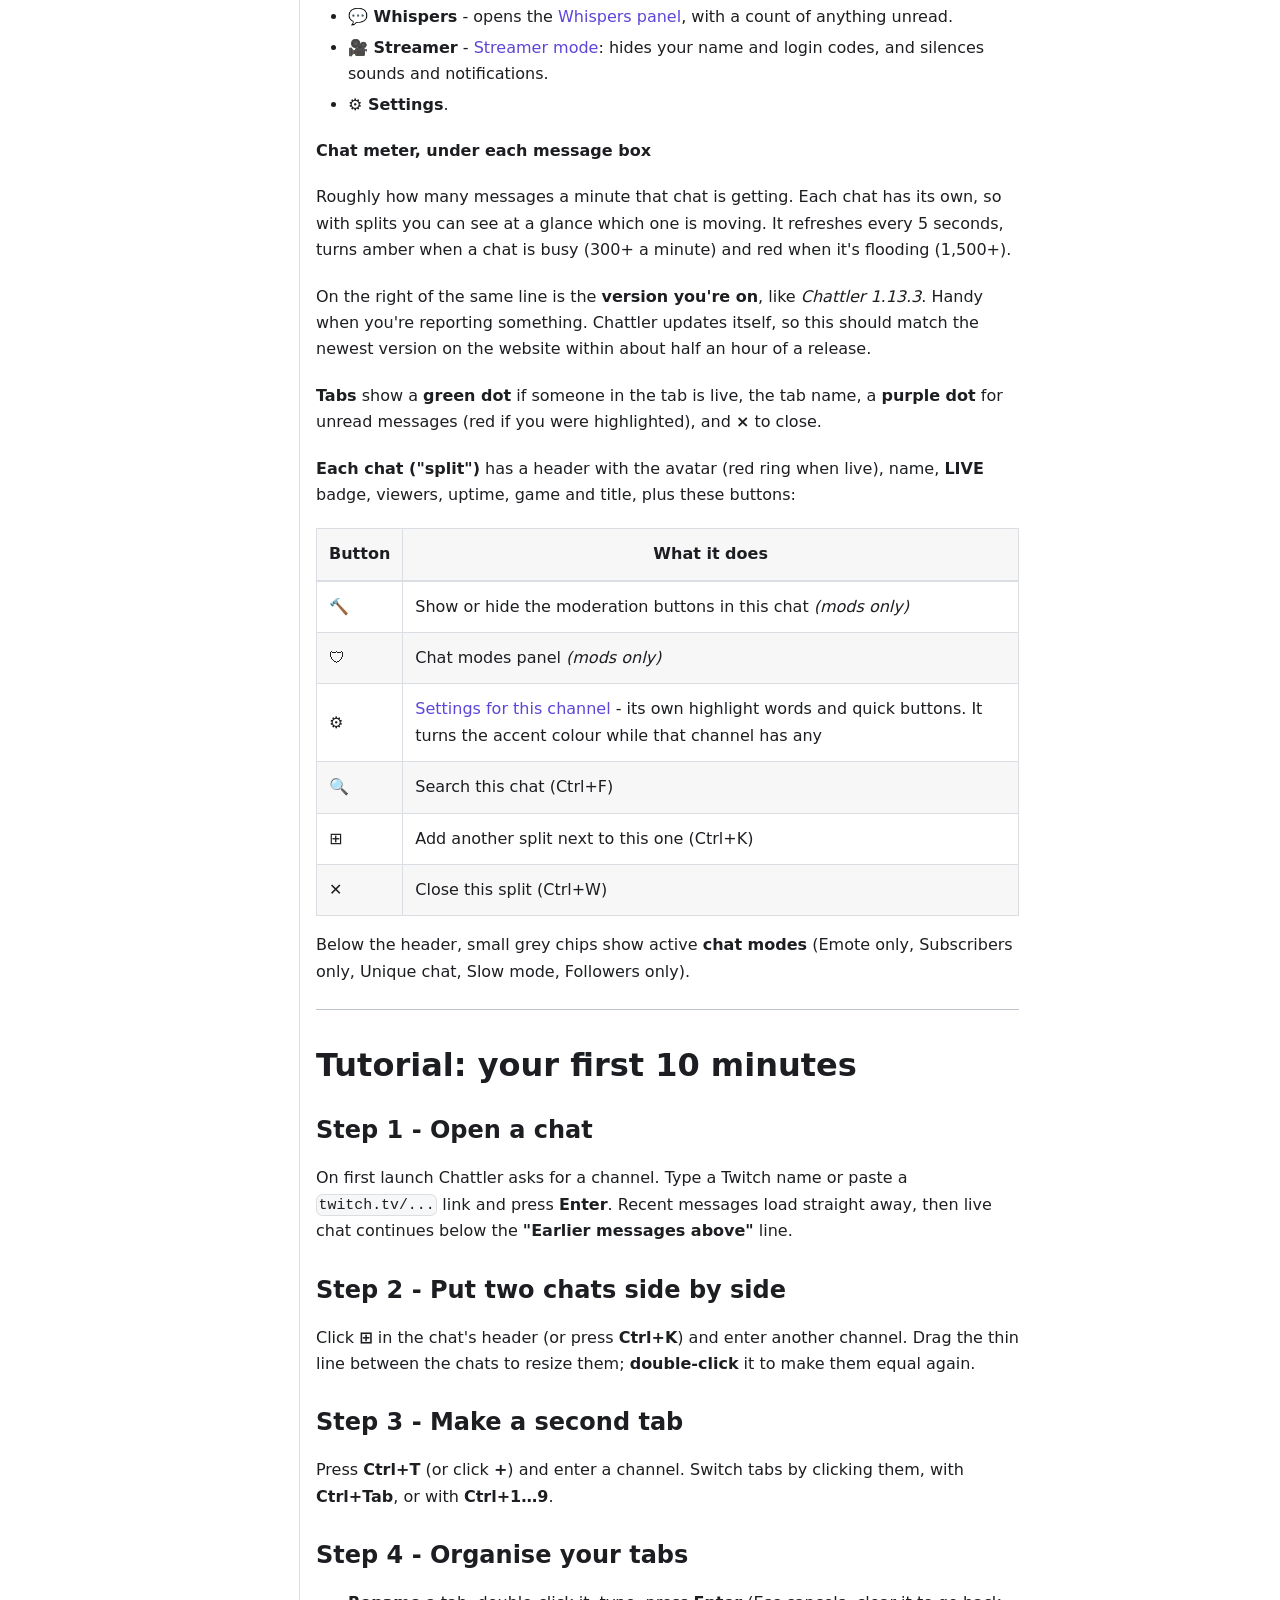
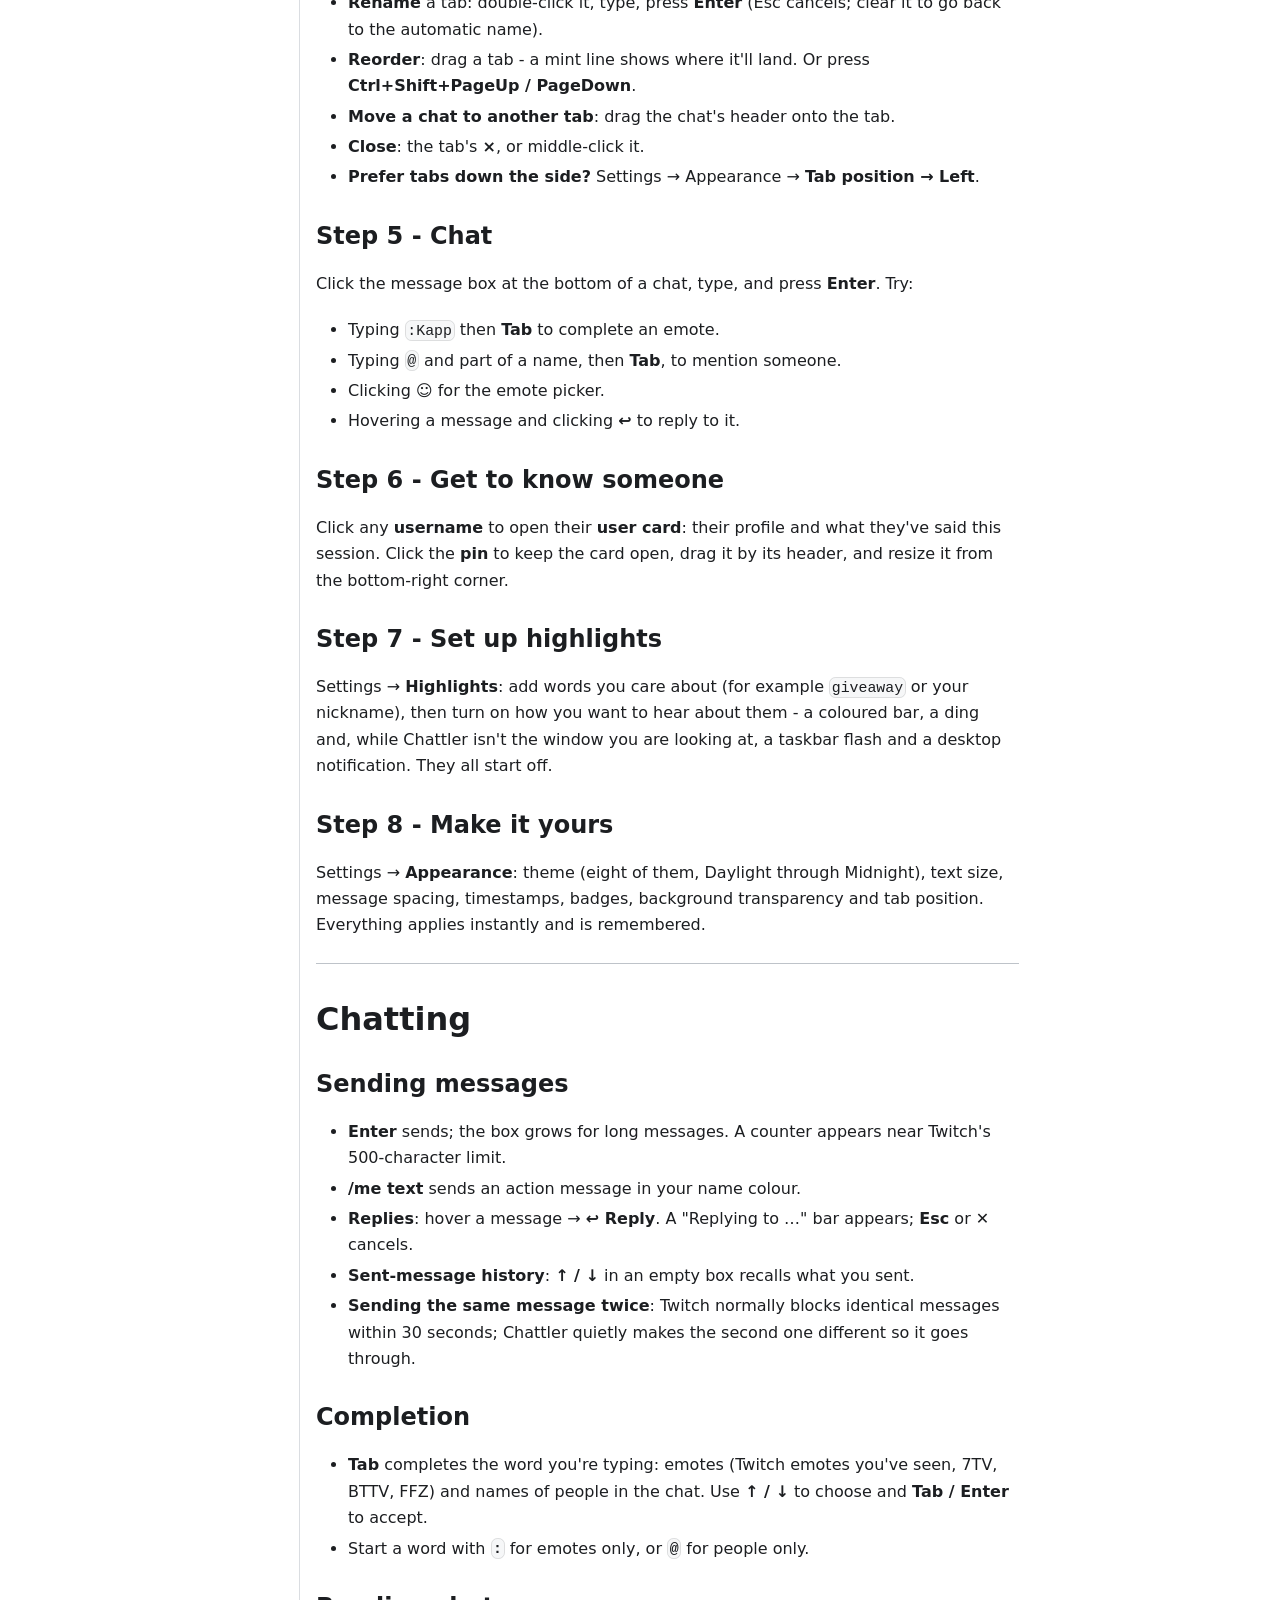
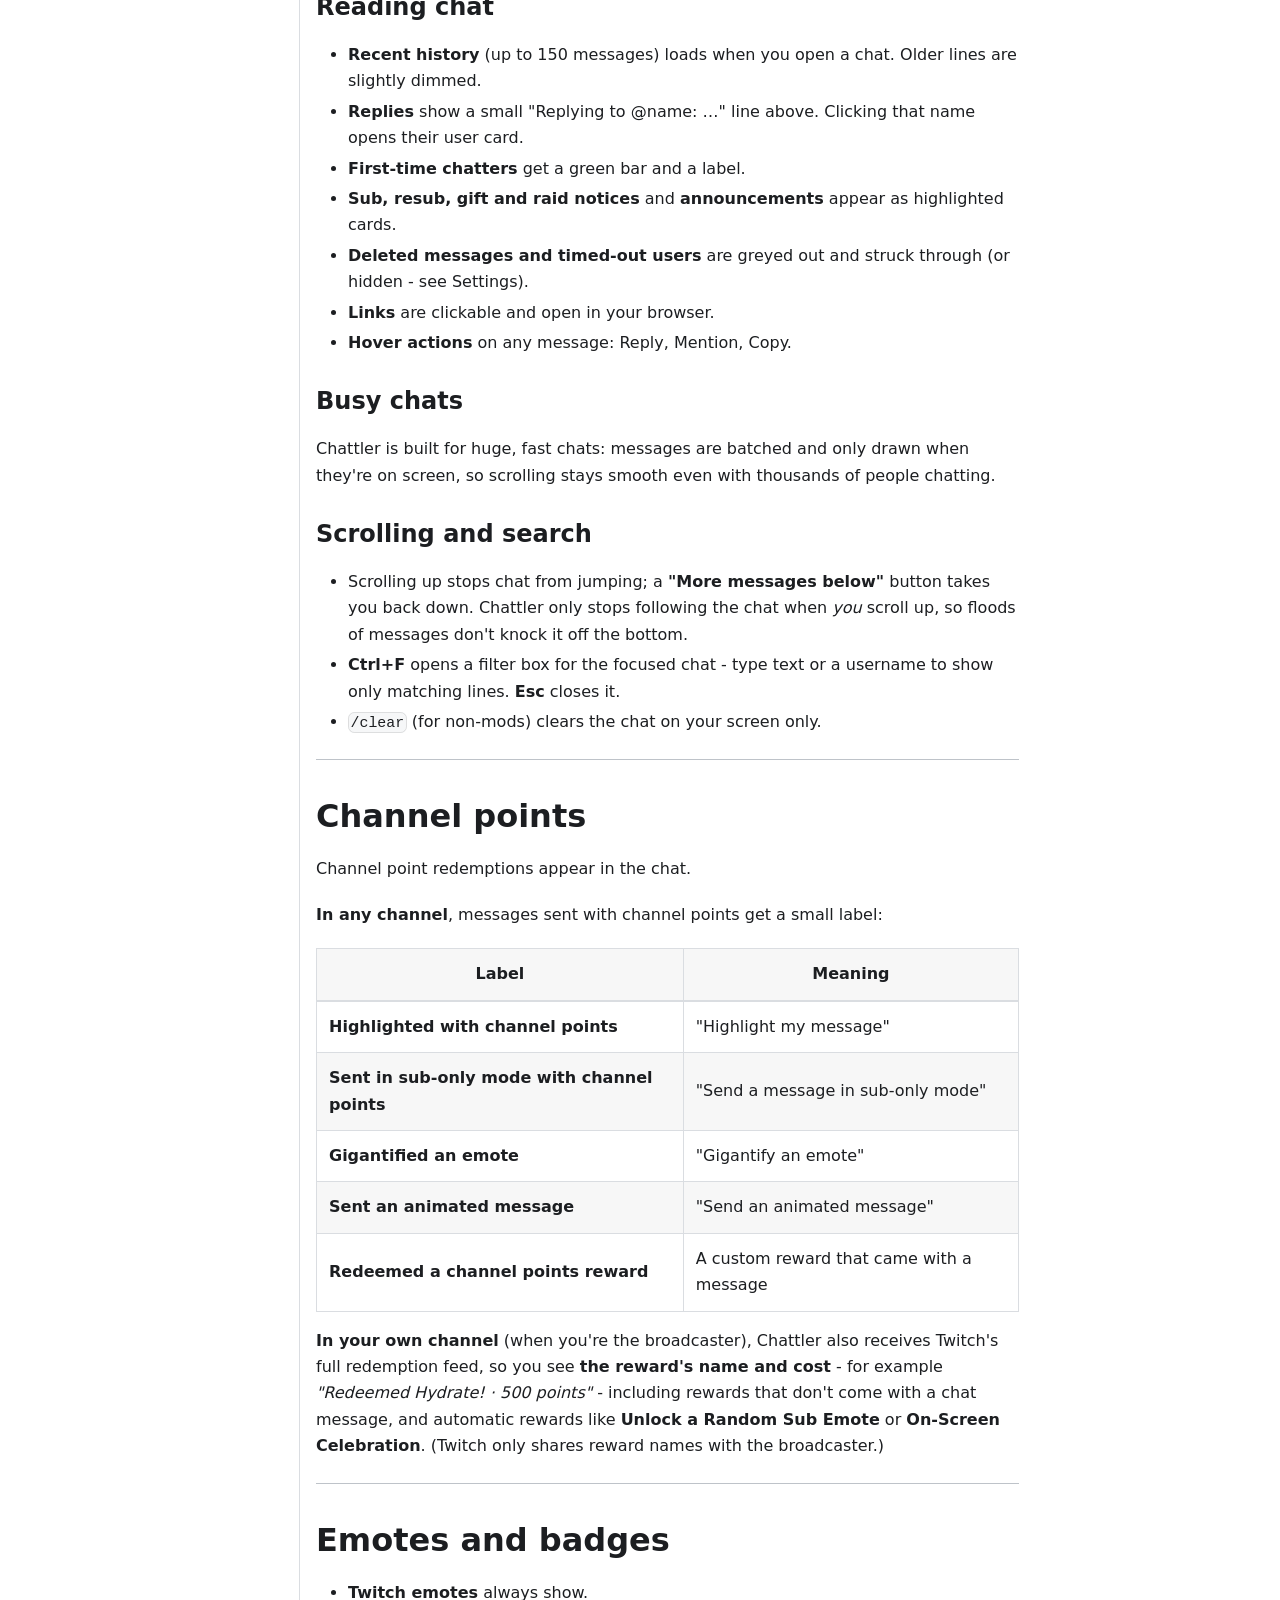
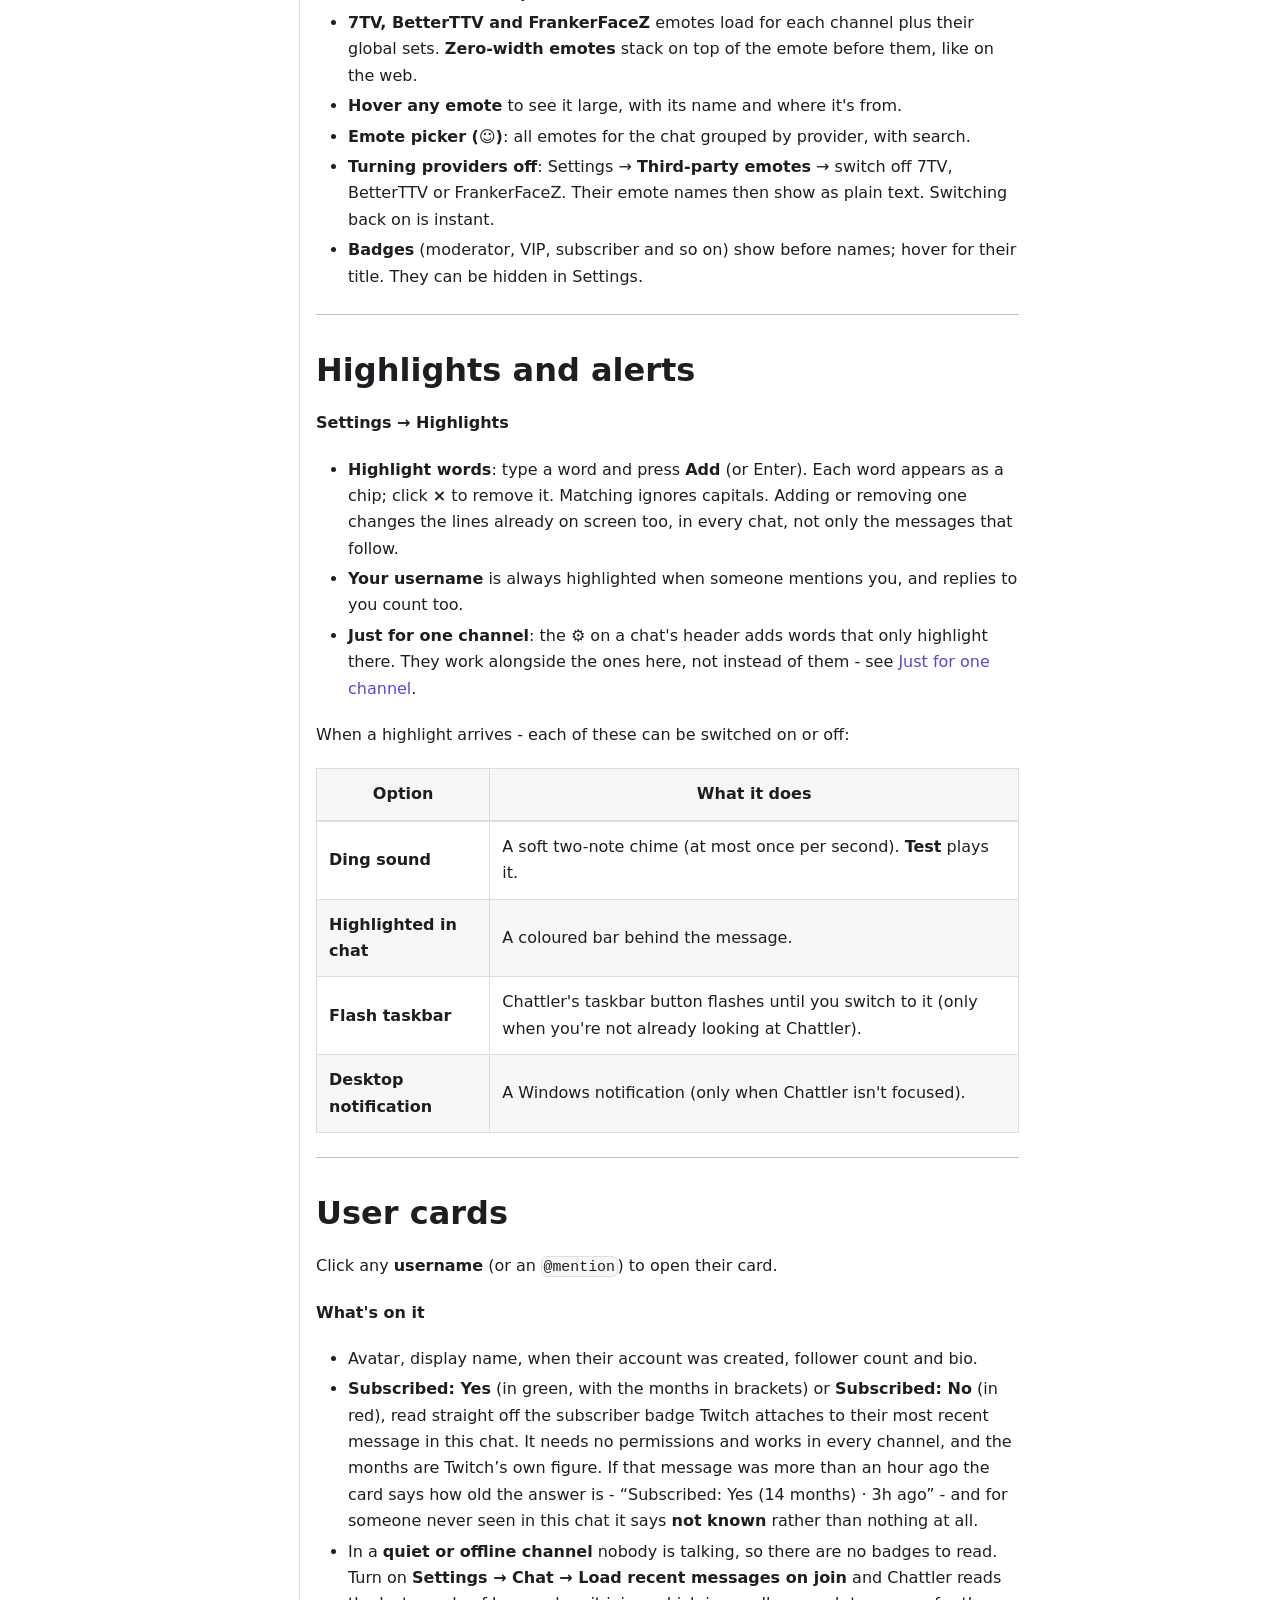
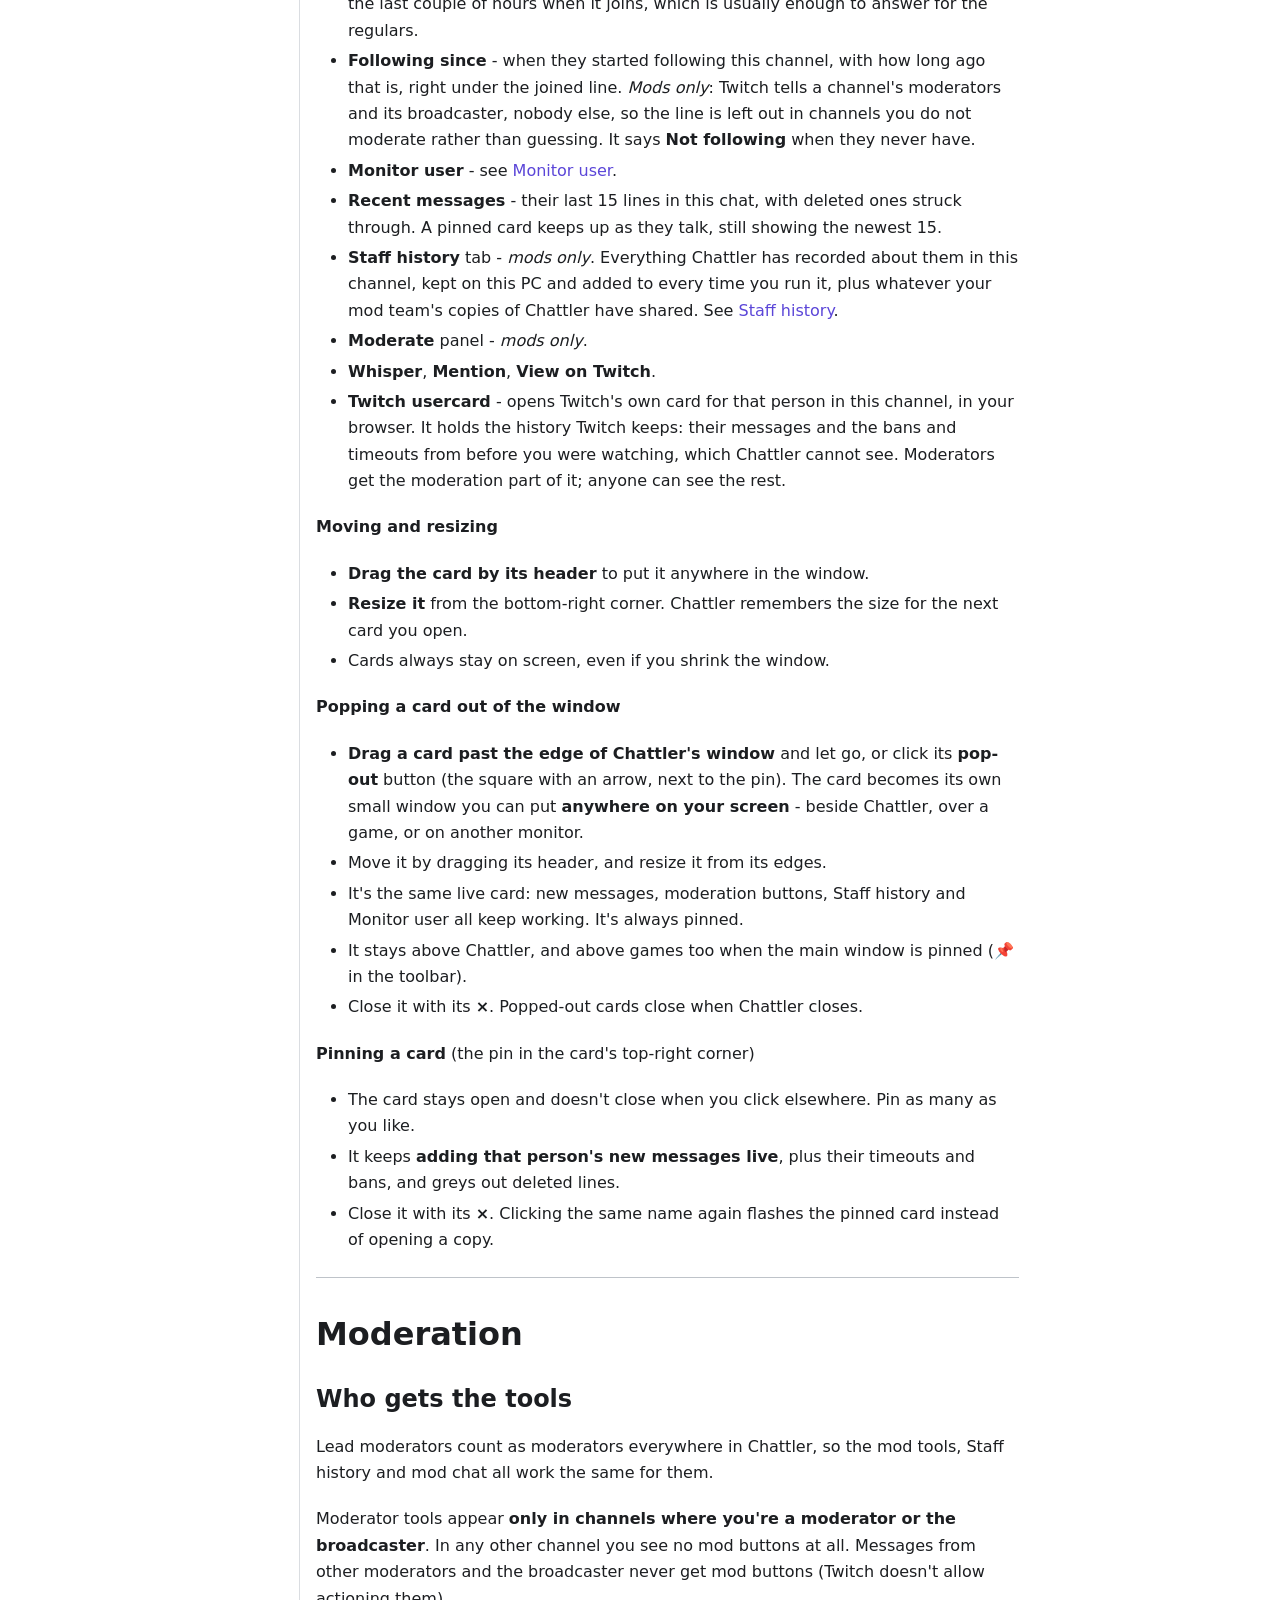
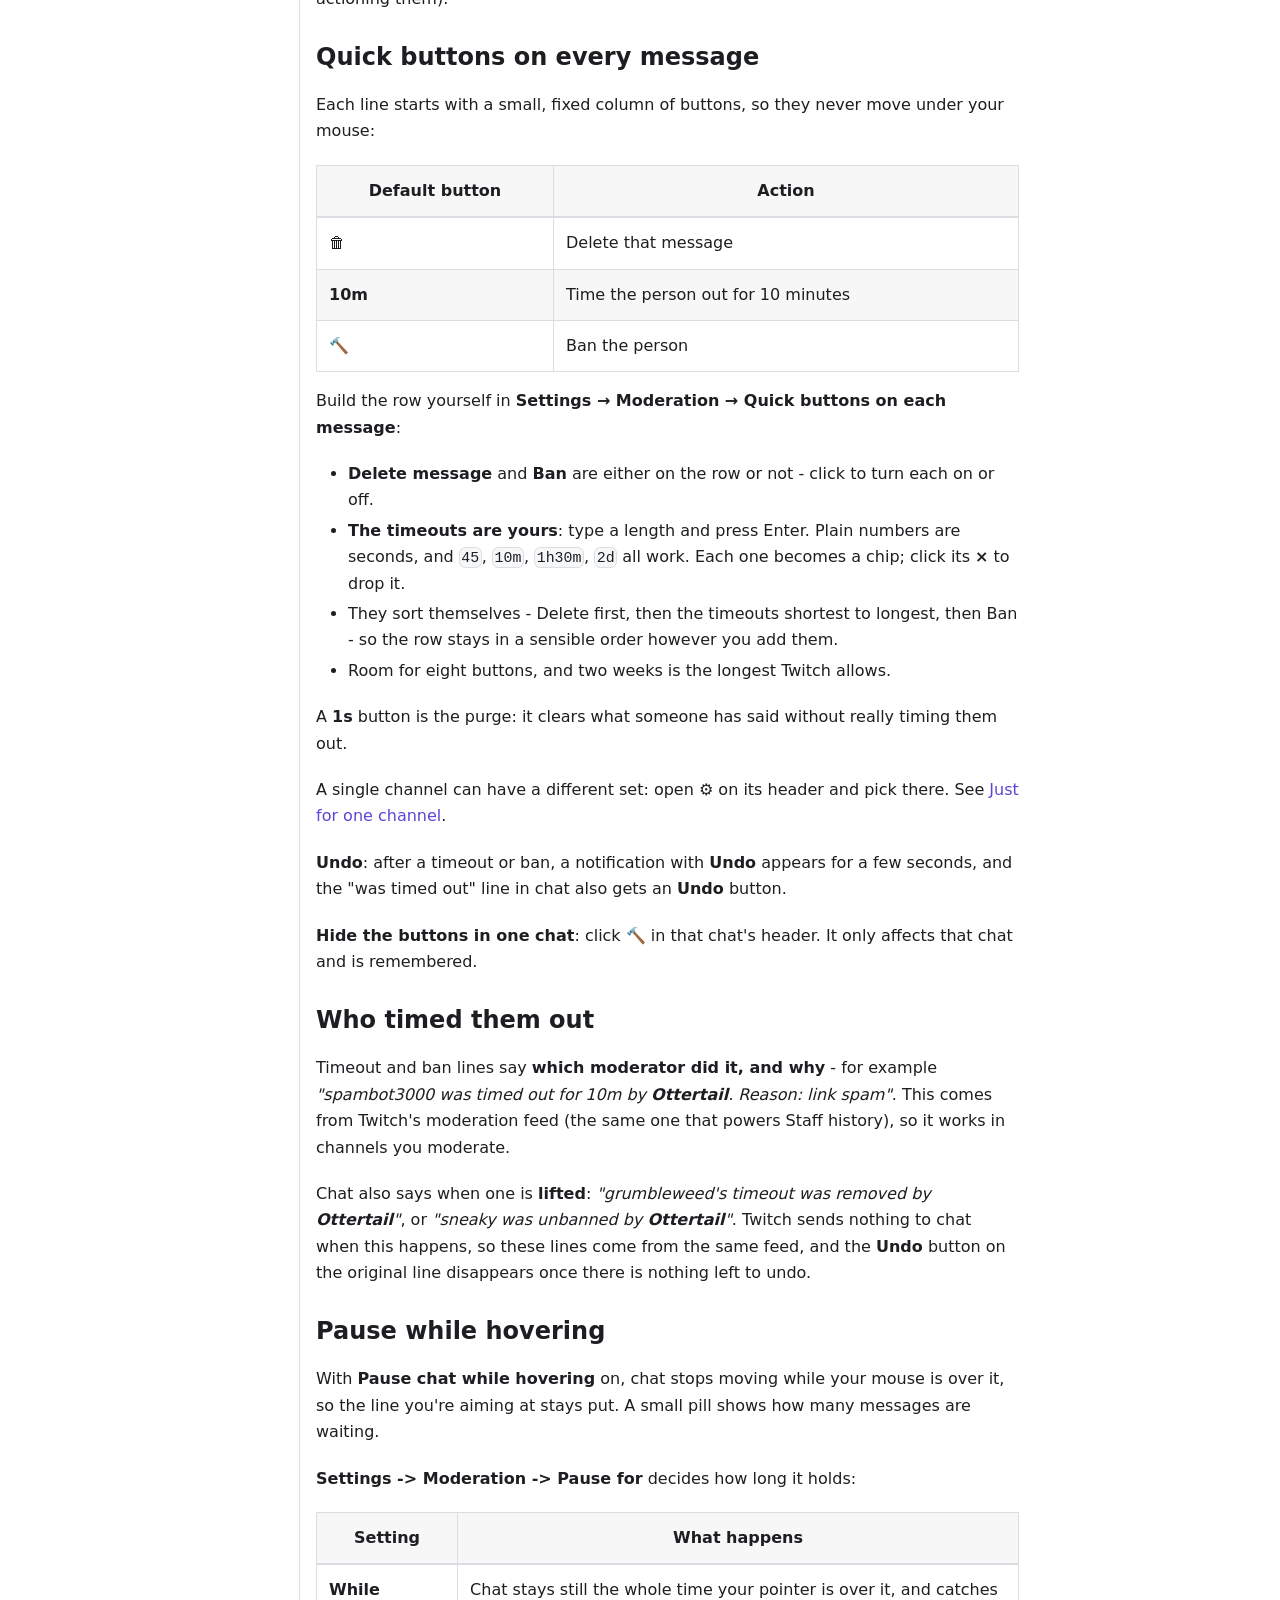
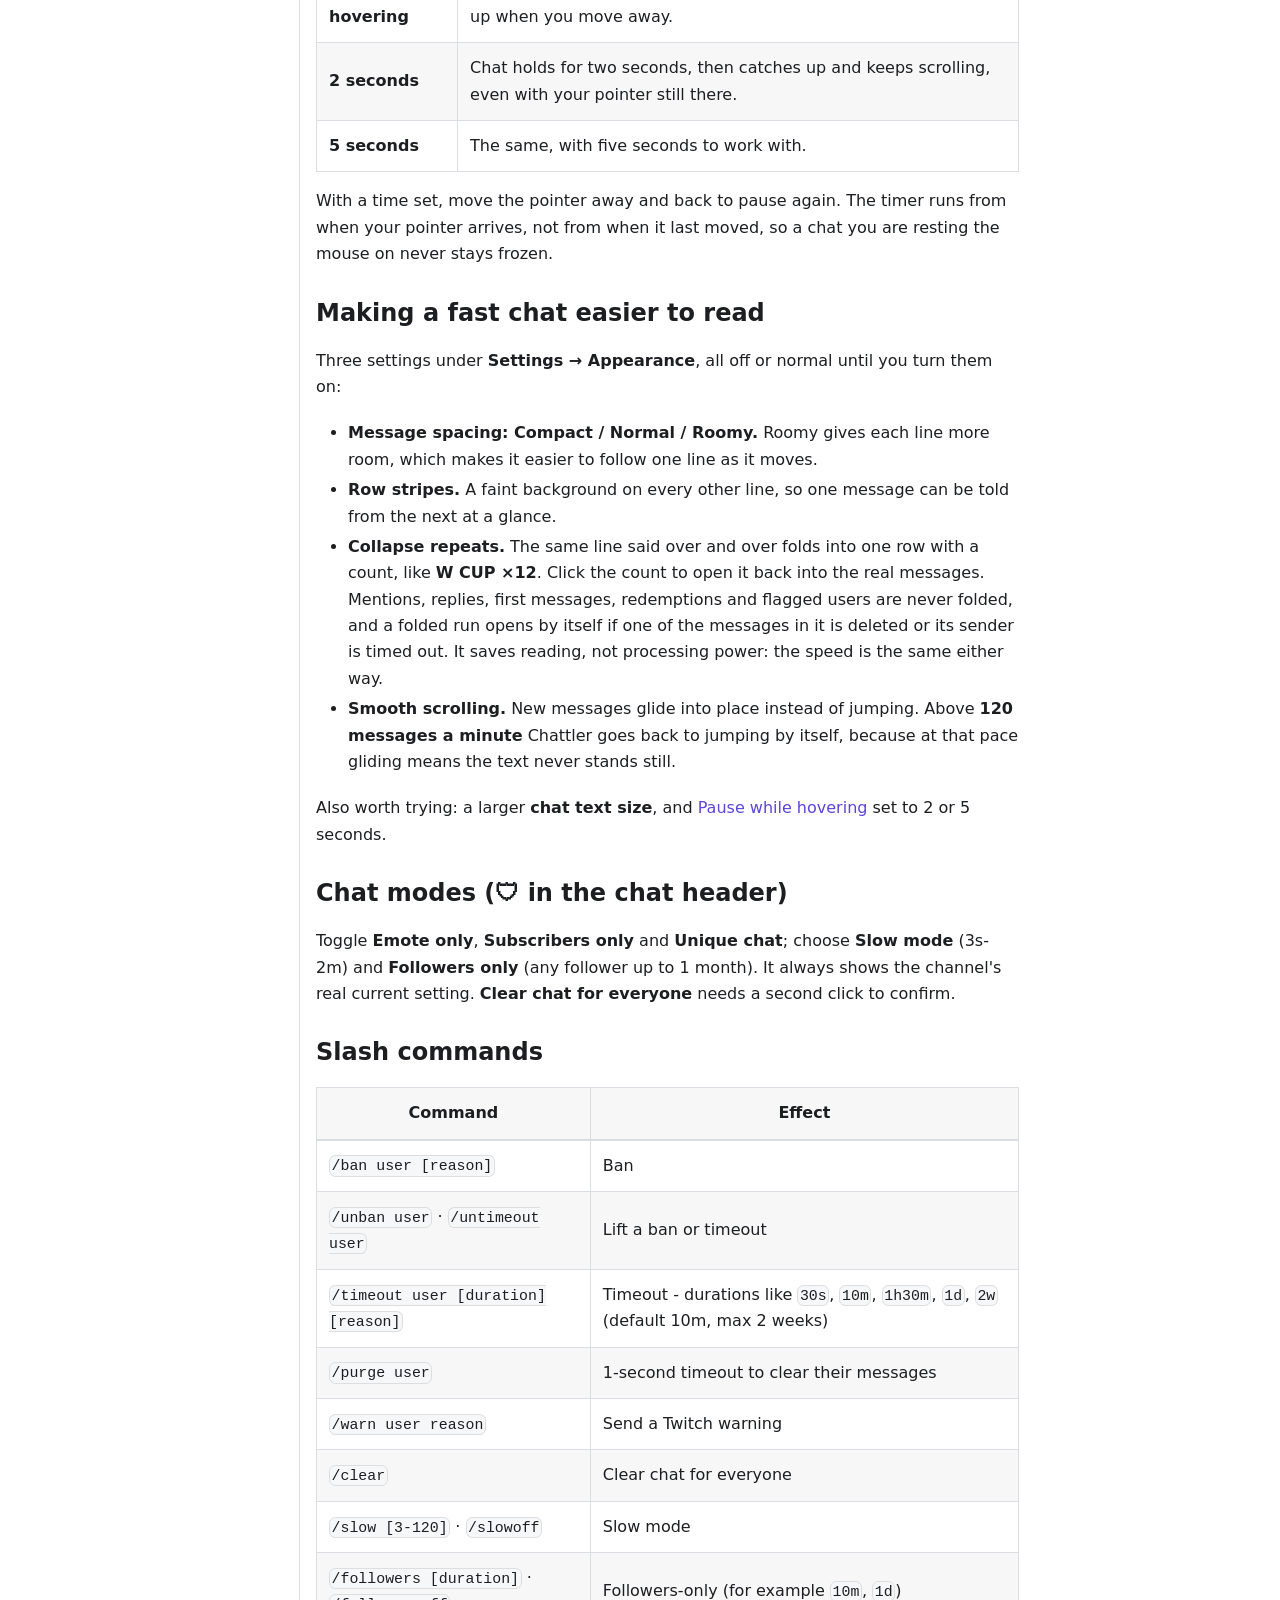
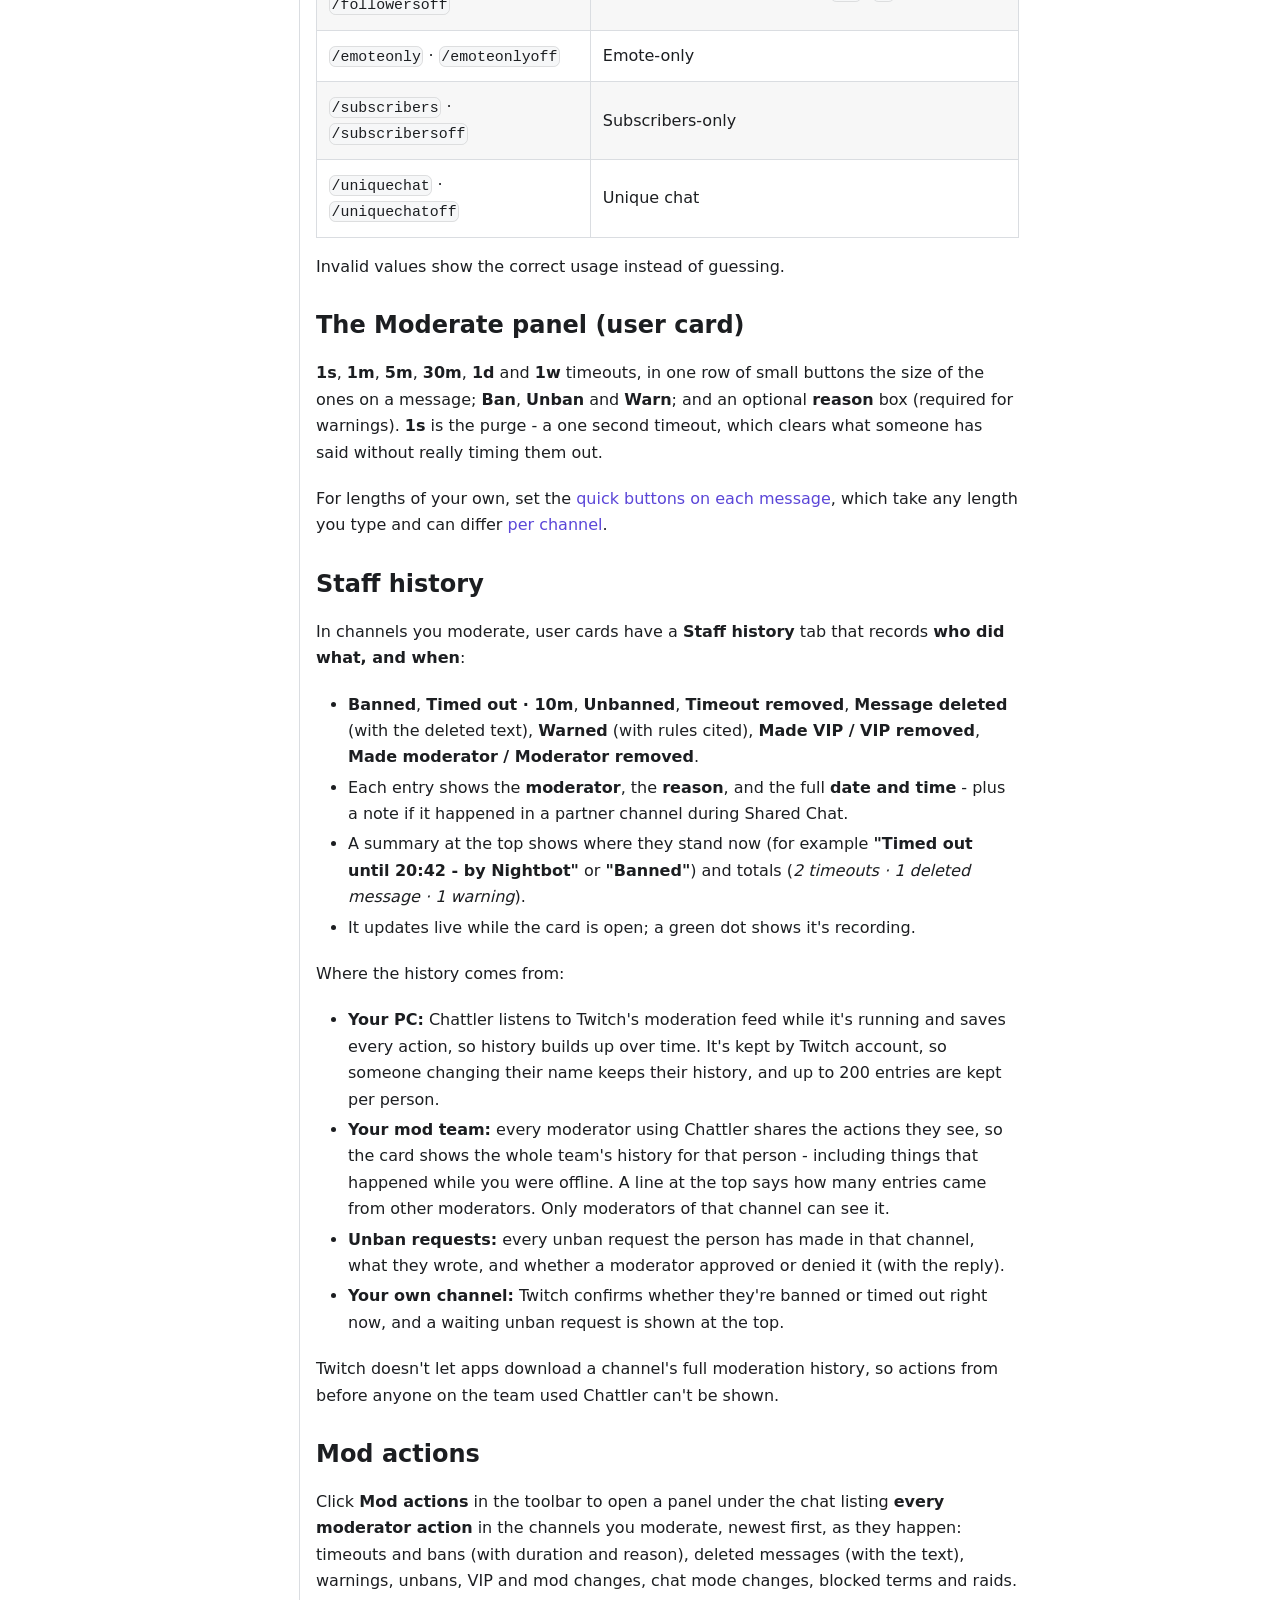
<file: guide.html>
<!doctype html>
<html lang="en" dir="ltr" class="docs-wrapper plugin-docs plugin-id-default docs-version-current docs-doc-page docs-doc-id-guide" data-has-hydrated="false">
<head>
<meta charset="UTF-8">
<meta name="generator" content="Docusaurus v3.10.2">
<title data-rh="true">Chattler user guide | Chattler docs</title><meta data-rh="true" name="viewport" content="width=device-width,initial-scale=1"><meta data-rh="true" name="twitter:card" content="summary_large_image"><meta data-rh="true" property="og:image" content="https://docs.chattler.net/img/docs-card.png"><meta data-rh="true" name="twitter:image" content="https://docs.chattler.net/img/docs-card.png"><meta data-rh="true" property="og:url" content="https://docs.chattler.net/guide"><meta data-rh="true" property="og:locale" content="en"><meta data-rh="true" name="docusaurus_locale" content="en"><meta data-rh="true" name="docsearch:language" content="en"><meta data-rh="true" name="keywords" content="Chattler, Chattscript, Twitch chat client, plugins, themes, moderation alerts"><meta data-rh="true" name="docusaurus_version" content="current"><meta data-rh="true" name="docusaurus_tag" content="docs-default-current"><meta data-rh="true" name="docsearch:version" content="current"><meta data-rh="true" name="docsearch:docusaurus_tag" content="docs-default-current"><meta data-rh="true" property="og:title" content="Chattler user guide | Chattler docs"><meta data-rh="true" name="description" content="How to use Chattler - tabs and splits, moderation, AutoMod, user cards, the Mod actions and Subs windows, settings and shortcuts. Written for 1.26.0."><meta data-rh="true" property="og:description" content="How to use Chattler - tabs and splits, moderation, AutoMod, user cards, the Mod actions and Subs windows, settings and shortcuts. Written for 1.26.0."><link data-rh="true" rel="icon" href="/img/favicon.ico"><link data-rh="true" rel="canonical" href="https://docs.chattler.net/guide"><link data-rh="true" rel="alternate" href="https://docs.chattler.net/guide" hreflang="en"><link data-rh="true" rel="alternate" href="https://docs.chattler.net/guide" hreflang="x-default"><script data-rh="true" type="application/ld+json">{"@context":"https://schema.org","@type":"BreadcrumbList","itemListElement":[{"@type":"ListItem","position":1,"name":"User guide","item":"https://docs.chattler.net/guide"}]}</script><link rel="stylesheet" href="/assets/css/styles.12a958e6.css">
<script src="/assets/js/runtime~main.bc069a1c.js" defer="defer"></script>
<script src="/assets/js/main.4e175c23.js" defer="defer"></script>
</head>
<body>
<svg style="display: none;"><defs>
<symbol id="theme-svg-external-link" viewBox="0 0 24 24"><path fill="currentColor" d="M21 13v10h-21v-19h12v2h-10v15h17v-8h2zm3-12h-10.988l4.035 4-6.977 7.07 2.828 2.828 6.977-7.07 4.125 4.172v-11z"/></symbol>
</defs></svg>
<script>!function(){var t=function(){try{return new URLSearchParams(window.location.search).get("docusaurus-theme")}catch(t){}}()||function(){try{return window.localStorage.getItem("theme")}catch(t){}}();document.documentElement.setAttribute("data-theme",t||(window.matchMedia("(prefers-color-scheme: dark)").matches?"dark":"light")),document.documentElement.setAttribute("data-theme-choice",t||"system")}(),function(){try{const c=new URLSearchParams(window.location.search).entries();for(var[t,e]of c)if(t.startsWith("docusaurus-data-")){var a=t.replace("docusaurus-data-","data-");document.documentElement.setAttribute(a,e)}}catch(t){}}()</script><div id="__docusaurus"><link rel="preload" as="image" href="/img/logo.svg"><div role="region" aria-label="Skip to main content"><a class="skipToContent_fXgn" href="#__docusaurus_skipToContent_fallback">Skip to main content</a></div><nav aria-label="Main" class="theme-layout-navbar navbar navbar--fixed-top"><div class="navbar__inner"><div class="theme-layout-navbar-left navbar__items"><button aria-label="Toggle navigation bar" aria-expanded="false" class="navbar__toggle clean-btn" type="button"><svg width="30" height="30" viewBox="0 0 30 30" aria-hidden="true"><path stroke="currentColor" stroke-linecap="round" stroke-miterlimit="10" stroke-width="2" d="M4 7h22M4 15h22M4 23h22"></path></svg></button><a class="navbar__brand" href="/"><div class="navbar__logo"><img src="/img/logo.svg" alt="Chattler" class="themedComponent_mlkZ themedComponent--light_NVdE"><img src="/img/logo.svg" alt="Chattler" class="themedComponent_mlkZ themedComponent--dark_xIcU"></div><b class="navbar__title text--truncate">Chattler docs</b></a><a aria-current="page" class="navbar__item navbar__link navbar__link--active" href="/guide">User guide</a><a class="navbar__item navbar__link" href="/start">Start here</a><a class="navbar__item navbar__link" href="/plugins">Plugins</a><a class="navbar__item navbar__link" href="/themes">Themes</a><a class="navbar__item navbar__link" href="/language">Language</a></div><div class="theme-layout-navbar-right navbar__items navbar__items--right"><a href="https://chattler.net" target="_blank" rel="noopener noreferrer" class="navbar__item navbar__link">chattler.net<svg width="13.5" height="13.5" aria-label="(opens in new tab)" class="iconExternalLink_nPIU"><use href="#theme-svg-external-link"></use></svg></a><a href="https://github.com/Teeeroyyy/chattler" target="_blank" rel="noopener noreferrer" class="navbar__item navbar__link">Download<svg width="13.5" height="13.5" aria-label="(opens in new tab)" class="iconExternalLink_nPIU"><use href="#theme-svg-external-link"></use></svg></a><div class="toggle_vylO colorModeToggle_DEke"><button class="clean-btn toggleButton_gllP toggleButtonDisabled_aARS" type="button" disabled="" title="system mode" aria-label="Switch between dark and light mode (currently system mode)"><svg viewBox="0 0 24 24" width="24" height="24" aria-hidden="true" class="toggleIcon_g3eP lightToggleIcon_pyhR"><path fill="currentColor" d="M12,9c1.65,0,3,1.35,3,3s-1.35,3-3,3s-3-1.35-3-3S10.35,9,12,9 M12,7c-2.76,0-5,2.24-5,5s2.24,5,5,5s5-2.24,5-5 S14.76,7,12,7L12,7z M2,13l2,0c0.55,0,1-0.45,1-1s-0.45-1-1-1l-2,0c-0.55,0-1,0.45-1,1S1.45,13,2,13z M20,13l2,0c0.55,0,1-0.45,1-1 s-0.45-1-1-1l-2,0c-0.55,0-1,0.45-1,1S19.45,13,20,13z M11,2v2c0,0.55,0.45,1,1,1s1-0.45,1-1V2c0-0.55-0.45-1-1-1S11,1.45,11,2z M11,20v2c0,0.55,0.45,1,1,1s1-0.45,1-1v-2c0-0.55-0.45-1-1-1C11.45,19,11,19.45,11,20z M5.99,4.58c-0.39-0.39-1.03-0.39-1.41,0 c-0.39,0.39-0.39,1.03,0,1.41l1.06,1.06c0.39,0.39,1.03,0.39,1.41,0s0.39-1.03,0-1.41L5.99,4.58z M18.36,16.95 c-0.39-0.39-1.03-0.39-1.41,0c-0.39,0.39-0.39,1.03,0,1.41l1.06,1.06c0.39,0.39,1.03,0.39,1.41,0c0.39-0.39,0.39-1.03,0-1.41 L18.36,16.95z M19.42,5.99c0.39-0.39,0.39-1.03,0-1.41c-0.39-0.39-1.03-0.39-1.41,0l-1.06,1.06c-0.39,0.39-0.39,1.03,0,1.41 s1.03,0.39,1.41,0L19.42,5.99z M7.05,18.36c0.39-0.39,0.39-1.03,0-1.41c-0.39-0.39-1.03-0.39-1.41,0l-1.06,1.06 c-0.39,0.39-0.39,1.03,0,1.41s1.03,0.39,1.41,0L7.05,18.36z"></path></svg><svg viewBox="0 0 24 24" width="24" height="24" aria-hidden="true" class="toggleIcon_g3eP darkToggleIcon_wfgR"><path fill="currentColor" d="M9.37,5.51C9.19,6.15,9.1,6.82,9.1,7.5c0,4.08,3.32,7.4,7.4,7.4c0.68,0,1.35-0.09,1.99-0.27C17.45,17.19,14.93,19,12,19 c-3.86,0-7-3.14-7-7C5,9.07,6.81,6.55,9.37,5.51z M12,3c-4.97,0-9,4.03-9,9s4.03,9,9,9s9-4.03,9-9c0-0.46-0.04-0.92-0.1-1.36 c-0.98,1.37-2.58,2.26-4.4,2.26c-2.98,0-5.4-2.42-5.4-5.4c0-1.81,0.89-3.42,2.26-4.4C12.92,3.04,12.46,3,12,3L12,3z"></path></svg><svg viewBox="0 0 24 24" width="24" height="24" aria-hidden="true" class="toggleIcon_g3eP systemToggleIcon_QzmC"><path fill="currentColor" d="m12 21c4.971 0 9-4.029 9-9s-4.029-9-9-9-9 4.029-9 9 4.029 9 9 9zm4.95-13.95c1.313 1.313 2.05 3.093 2.05 4.95s-0.738 3.637-2.05 4.95c-1.313 1.313-3.093 2.05-4.95 2.05v-14c1.857 0 3.637 0.737 4.95 2.05z"></path></svg></button></div><div class="navbarSearchContainer_Bca1"></div></div></div><div role="presentation" class="navbar-sidebar__backdrop"></div></nav><div id="__docusaurus_skipToContent_fallback" class="theme-layout-main main-wrapper mainWrapper_z2l0"><div class="docsWrapper_hBAB"><button aria-label="Scroll back to top" class="clean-btn theme-back-to-top-button backToTopButton_sjWU" type="button"></button><div class="docRoot_UBD9"><aside class="theme-doc-sidebar-container docSidebarContainer_YfHR"><div class="sidebarViewport_aRkj"><div class="sidebar_njMd"><nav aria-label="Docs sidebar" class="menu thin-scrollbar menu_SIkG"><ul class="theme-doc-sidebar-menu menu__list"><li class="theme-doc-sidebar-item-link theme-doc-sidebar-item-link-level-1 menu__list-item"><a class="menu__link" href="/"><span class="linkLabel_WmDU">Overview</span></a></li><li class="theme-doc-sidebar-item-link theme-doc-sidebar-item-link-level-1 menu__list-item"><a class="menu__link menu__link--active" aria-current="page" href="/guide"><span class="linkLabel_WmDU">User guide</span></a></li><li class="theme-doc-sidebar-item-link theme-doc-sidebar-item-link-level-1 menu__list-item"><a class="menu__link" href="/start"><span class="linkLabel_WmDU">Start here</span></a></li><li class="theme-doc-sidebar-item-category theme-doc-sidebar-item-category-level-1 menu__list-item"><div class="menu__list-item-collapsible"><a class="categoryLink_byQd menu__link menu__link--sublist menu__link--sublist-caret" role="button" aria-expanded="true" href="/plugins"><span class="categoryLinkLabel_W154">Writing things</span></a></div><ul class="menu__list"><li class="theme-doc-sidebar-item-link theme-doc-sidebar-item-link-level-2 menu__list-item"><a class="menu__link" tabindex="0" href="/plugins"><span class="linkLabel_WmDU">Plugins</span></a></li><li class="theme-doc-sidebar-item-link theme-doc-sidebar-item-link-level-2 menu__list-item"><a class="menu__link" tabindex="0" href="/themes"><span class="linkLabel_WmDU">Themes</span></a></li><li class="theme-doc-sidebar-item-link theme-doc-sidebar-item-link-level-2 menu__list-item"><a class="menu__link" tabindex="0" href="/examples"><span class="linkLabel_WmDU">Examples</span></a></li></ul></li><li class="theme-doc-sidebar-item-category theme-doc-sidebar-item-category-level-1 menu__list-item"><div class="menu__list-item-collapsible"><a class="categoryLink_byQd menu__link menu__link--sublist menu__link--sublist-caret" role="button" aria-expanded="true" href="/language"><span class="categoryLinkLabel_W154">Reference</span></a></div><ul class="menu__list"><li class="theme-doc-sidebar-item-link theme-doc-sidebar-item-link-level-2 menu__list-item"><a class="menu__link" tabindex="0" href="/language"><span class="linkLabel_WmDU">Language</span></a></li><li class="theme-doc-sidebar-item-link theme-doc-sidebar-item-link-level-2 menu__list-item"><a class="menu__link" tabindex="0" href="/events"><span class="linkLabel_WmDU">Events</span></a></li><li class="theme-doc-sidebar-item-link theme-doc-sidebar-item-link-level-2 menu__list-item"><a class="menu__link" tabindex="0" href="/builtins"><span class="linkLabel_WmDU">Builtins</span></a></li><li class="theme-doc-sidebar-item-link theme-doc-sidebar-item-link-level-2 menu__list-item"><a class="menu__link" tabindex="0" href="/limits"><span class="linkLabel_WmDU">Limits and safety</span></a></li></ul></li></ul></nav></div></div></aside><main class="docMainContainer_TBSr"><div class="container padding-top--md padding-bottom--lg"><div class="row"><div class="col docItemCol_VOVn"><div class="docItemContainer_Djhp"><article><nav class="theme-doc-breadcrumbs breadcrumbsContainer_Z_bl" aria-label="Breadcrumbs"><ul class="breadcrumbs"><li class="breadcrumbs__item"><a aria-label="Home page" class="breadcrumbs__link" href="/"><svg viewBox="0 0 24 24" class="breadcrumbHomeIcon_YNFT"><path d="M10 19v-5h4v5c0 .55.45 1 1 1h3c.55 0 1-.45 1-1v-7h1.7c.46 0 .68-.57.33-.87L12.67 3.6c-.38-.34-.96-.34-1.34 0l-8.36 7.53c-.34.3-.13.87.33.87H5v7c0 .55.45 1 1 1h3c.55 0 1-.45 1-1z" fill="currentColor"></path></svg></a></li><li class="breadcrumbs__item breadcrumbs__item--active"><span class="breadcrumbs__link">User guide</span></li></ul></nav><div class="tocCollapsible_ETCw theme-doc-toc-mobile tocMobile_ITEo"><button type="button" class="clean-btn tocCollapsibleButton_TO0P">On this page</button></div><div class="theme-doc-markdown markdown"><header><h1>Chattler user guide</h1></header><p><em>Written for Chattler 1.26.0. <a href="https://chattler.net/#download" target="_blank" rel="noopener noreferrer" class="">Download the newest version</a>.</em>
<em>For Chattler 1.7 · Windows 10 and 11</em></p>
<p>Chattler is a fast, modern Twitch chat client for Windows. Watch and take part in many Twitch chats at once, see 7TV, BetterTTV and FrankerFaceZ emotes, and - if you&#x27;re a moderator - keep busy chats clean with one-click tools, AutoMod in the chat, a live staff history and per-user monitoring.</p>
<hr>
<h2 class="anchor anchorTargetStickyNavbar_Vzrq" id="at-a-glance">At a glance<a href="#at-a-glance" class="hash-link" aria-label="Direct link to At a glance" title="Direct link to At a glance" translate="no">​</a></h2>
<table><thead><tr><th>Area</th><th>What you get</th></tr></thead><tbody><tr><td><strong>Layout</strong></td><td>Tabs, each holding one or more side-by-side chats (&quot;splits&quot;). Resize splits, drag them around, reorder tabs, and put tabs along the top or down the left.</td></tr><tr><td><strong>Chat</strong></td><td>Live chat with recent history, replies, first-time-chatter highlights, sub and raid notices, deleted-message handling, clickable links and search. Stays smooth in chats with thousands of people.</td></tr><tr><td><strong>Channel points</strong></td><td>Redemptions show up in chat. In your own channel you see the reward name and cost.</td></tr><tr><td><strong>Emotes</strong></td><td>Twitch emotes plus 7TV, BetterTTV and FrankerFaceZ (each can be switched off), including zero-width emotes that stack. Emote picker and Tab completion.</td></tr><tr><td><strong>Live info</strong></td><td>Each chat shows live status, viewers, uptime, game and title. Tabs show a green dot when someone in them is live.</td></tr><tr><td><strong>Highlights</strong></td><td>Your name plus your own list of words, with a ding, a coloured bar, taskbar flashing and desktop notifications - each one optional.</td></tr><tr><td><strong>User cards</strong></td><td>Click any name: profile, their recent messages, pin, move and resize the card, monitor them with a colour, and (for mods) moderation and staff history.</td></tr><tr><td><strong>Moderation</strong></td><td>One-click delete, timeout and ban on every line (with Undo), timeout lines that say which mod did it, chat pauses while you hover, chat modes, slash commands, <strong>Staff history</strong> and <strong>Monitor user</strong>.</td></tr><tr><td><strong>AutoMod</strong></td><td>Held messages appear right in the chat with <strong>Allow</strong> and <strong>Deny</strong>, the reason they were held, and the flagged words underlined.</td></tr><tr><td><strong>Suspicious users</strong></td><td>Likely ban evaders and monitored people stand out in red; restricted people’s hidden messages are shown to moderators.</td></tr><tr><td><strong>Window</strong></td><td>Background-only transparency, a pin that locks the window in place and keeps it on top, and three themes.</td></tr><tr><td><strong>Updates</strong></td><td>Installs updates by itself.</td></tr></tbody></table>
<hr>
<h2 class="anchor anchorTargetStickyNavbar_Vzrq" id="install-and-log-in">Install and log in<a href="#install-and-log-in" class="hash-link" aria-label="Direct link to Install and log in" title="Direct link to Install and log in" translate="no">​</a></h2>
<h3 class="anchor anchorTargetStickyNavbar_Vzrq" id="install">Install<a href="#install" class="hash-link" aria-label="Direct link to Install" title="Direct link to Install" translate="no">​</a></h3>
<ol>
<li class="">Go to <strong><a href="https://chattler.net/#download" target="_blank" rel="noopener noreferrer" class="">chattler.net</a></strong> and click <strong>Download</strong>.</li>
<li class="">Run <strong>Chattler-Setup.exe</strong>.</li>
<li class="">Windows may say <strong>&quot;Windows protected your PC&quot;</strong> because the installer isn&#x27;t code-signed. Click <strong>More info → Run anyway</strong>.</li>
<li class="">Chattler installs for your Windows account only (no admin needed) and opens. From then on, find <strong>Chattler</strong> in your Start Menu.</li>
<li class="">A new install starts with <strong>every switch in Settings off</strong> - no sounds, no notifications, no third-party emotes, no plugins. Open <strong>Settings</strong> (the cog, or Ctrl+,) and turn on what you want. The <a href="#settings-reference" class="">Settings reference</a> lists the lot.</li>
</ol>
<h3 class="anchor anchorTargetStickyNavbar_Vzrq" id="log-in">Log in<a href="#log-in" class="hash-link" aria-label="Direct link to Log in" title="Direct link to Log in" translate="no">​</a></h3>
<p>Chattler starts on a <strong>Welcome to Chattler</strong> screen.</p>
<ol>
<li class="">Click <strong>Log in with Twitch</strong>.</li>
<li class="">Your browser opens Twitch with a code already filled in. Click <strong>Authorize</strong>. (If Twitch asks for the code, Chattler shows it.)</li>
<li class="">That&#x27;s it - Chattler opens.</li>
</ol>
<p>You only log in once; Chattler renews your login in the background. To switch accounts, use <strong>Settings → Account → Log out</strong>.</p>
<hr>
<h2 class="anchor anchorTargetStickyNavbar_Vzrq" id="a-tour-of-the-window">A tour of the window<a href="#a-tour-of-the-window" class="hash-link" aria-label="Direct link to A tour of the window" title="Direct link to A tour of the window" translate="no">​</a></h2>
<div class="language-text codeBlockContainer_Ckt0 theme-code-block" style="--prism-color:#9CDCFE;--prism-background-color:#1E1E1E"><div class="codeBlockContent_QJqH"><pre tabindex="0" class="prism-code language-text codeBlock_bY9V thin-scrollbar" style="color:#9CDCFE;background-color:#1E1E1E"><code class="codeBlockLines_e6Vv"><div class="token-line" style="color:#9CDCFE"><span class="token plain">┌───────────────────────────────────────────────────────────────────────────┐</span><br></div><div class="token-line" style="color:#9CDCFE"><span class="token plain">│ ≡  [Tab A] [Tab B • ] +                  ● you          - ▢ ✕            │  ← title bar</span><br></div><div class="token-line" style="color:#9CDCFE"><span class="token plain">│ 📌 Pin 🛡 Mod actions ★ Subs 🔔 Highlights 🎥 Streamer                ⚙ │  ← toolbar</span><br></div><div class="token-line" style="color:#9CDCFE"><span class="token plain">├───────────────────────────────────┬───────────────────────────────────────┤</span><br></div><div class="token-line" style="color:#9CDCFE"><span class="token plain">│ (◉) Channel LIVE 1,514 watching · 2h 14m │ (◉) Other channel  Offline     │  ← split headers</span><br></div><div class="token-line" style="color:#9CDCFE"><span class="token plain">│ Game · Title…               🔨🛡🔍⊞✕│                          🔍 ⊞ ✕       │</span><br></div><div class="token-line" style="color:#9CDCFE"><span class="token plain">│ Followers only · 10m              │                                       │  ← chat modes</span><br></div><div class="token-line" style="color:#9CDCFE"><span class="token plain">│ 🗑 10m 🔨 20:53 name: message      │ 20:53 name: message                   │  ← chat</span><br></div><div class="token-line" style="color:#9CDCFE"><span class="token plain">│ …                                 │ …                                     │</span><br></div><div class="token-line" style="color:#9CDCFE"><span class="token plain">│ [ Send a message…            ☺ ] │ [ Send a message…              ☺ ]    │  ← message box</span><br></div><div class="token-line" style="color:#9CDCFE"><span class="token plain">│ ◔ 1,240 msgs/min    Chattler 1.0  │ ◔ 12 msgs/min        Chattler 1.0     │  ← meter, version</span><br></div><div class="token-line" style="color:#9CDCFE"><span class="token plain">└───────────────────────────────────┴───────────────────────────────────────┘</span><br></div></code></pre></div></div>
<p><strong>Title bar, left to right</strong></p>
<ul>
<li class=""><strong>Logo</strong>, <strong>tabs</strong> and <strong>+</strong> (new tab) - unless you&#x27;ve moved tabs to the left.</li>
<li class=""><strong>Restart to update</strong> - appears when a new version has downloaded.</li>
<li class=""><strong>Connection dot</strong> - green when connected (hover for details).</li>
<li class=""><strong>Your account</strong> - your Twitch avatar and name.</li>
</ul>
<p><strong>Toolbar, the row below the tabs</strong></p>
<ul>
<li class=""><strong>📌 Pin</strong> - lock the window in place and keep it on top.</li>
<li class=""><strong>🛡 Mod actions</strong> - opens the <a href="#mod-actions" class="">Mod actions</a> panel under the chat.</li>
<li class=""><strong>★ Subs</strong> - opens the <a href="#subs" class="">Subs window</a>.</li>
<li class=""><strong>🔔 Highlights</strong> - opens the <a href="#highlights-window" class="">Highlights window</a>.</li>
<li class=""><strong>💬 Mod chat</strong> - opens the <a href="#mod-chat" class="">Mod chat</a> panel for the channel you moderate, with a count of anything unread.</li>
<li class=""><strong>💬 Whispers</strong> - opens the <a href="#whispers" class="">Whispers panel</a>, with a count of anything unread.</li>
<li class=""><strong>🎥 Streamer</strong> - <a href="#streamer-mode-in-the-toolbar" class="">Streamer mode</a>: hides your name and login codes, and silences sounds and notifications.</li>
<li class=""><strong>⚙ Settings</strong>.</li>
</ul>
<p><strong>Chat meter, under each message box</strong></p>
<p>Roughly how many messages a minute that chat is getting. Each chat has its own, so with splits you can see at a glance which one is moving. It refreshes every 5 seconds, turns amber when a chat is busy (300+ a minute) and red when it&#x27;s flooding (1,500+).</p>
<p>On the right of the same line is the <strong>version you&#x27;re on</strong>, like <em>Chattler 1.13.3</em>. Handy when you&#x27;re reporting something. Chattler updates itself, so this should match the newest version on the website within about half an hour of a release.</p>
<p><strong>Tabs</strong> show a <strong>green dot</strong> if someone in the tab is live, the tab name, a <strong>purple dot</strong> for unread messages (red if you were highlighted), and <strong>×</strong> to close.</p>
<p><strong>Each chat (&quot;split&quot;)</strong> has a header with the avatar (red ring when live), name, <strong>LIVE</strong> badge, viewers, uptime, game and title, plus these buttons:</p>
<table><thead><tr><th>Button</th><th>What it does</th></tr></thead><tbody><tr><td>🔨</td><td>Show or hide the moderation buttons in this chat <em>(mods only)</em></td></tr><tr><td>🛡</td><td>Chat modes panel <em>(mods only)</em></td></tr><tr><td>⚙</td><td><a href="#just-for-one-channel" class="">Settings for this channel</a> - its own highlight words and quick buttons. It turns the accent colour while that channel has any</td></tr><tr><td>🔍</td><td>Search this chat (Ctrl+F)</td></tr><tr><td>⊞</td><td>Add another split next to this one (Ctrl+K)</td></tr><tr><td>✕</td><td>Close this split (Ctrl+W)</td></tr></tbody></table>
<p>Below the header, small grey chips show active <strong>chat modes</strong> (Emote only, Subscribers only, Unique chat, Slow mode, Followers only).</p>
<hr>
<h2 class="anchor anchorTargetStickyNavbar_Vzrq" id="tutorial-your-first-10-minutes">Tutorial: your first 10 minutes<a href="#tutorial-your-first-10-minutes" class="hash-link" aria-label="Direct link to Tutorial: your first 10 minutes" title="Direct link to Tutorial: your first 10 minutes" translate="no">​</a></h2>
<h3 class="anchor anchorTargetStickyNavbar_Vzrq" id="step-1---open-a-chat">Step 1 - Open a chat<a href="#step-1---open-a-chat" class="hash-link" aria-label="Direct link to Step 1 - Open a chat" title="Direct link to Step 1 - Open a chat" translate="no">​</a></h3>
<p>On first launch Chattler asks for a channel. Type a Twitch name or paste a <code>twitch.tv/...</code> link and press <strong>Enter</strong>. Recent messages load straight away, then live chat continues below the <strong>&quot;Earlier messages above&quot;</strong> line.</p>
<h3 class="anchor anchorTargetStickyNavbar_Vzrq" id="step-2---put-two-chats-side-by-side">Step 2 - Put two chats side by side<a href="#step-2---put-two-chats-side-by-side" class="hash-link" aria-label="Direct link to Step 2 - Put two chats side by side" title="Direct link to Step 2 - Put two chats side by side" translate="no">​</a></h3>
<p>Click <strong>⊞</strong> in the chat&#x27;s header (or press <strong>Ctrl+K</strong>) and enter another channel. Drag the thin line between the chats to resize them; <strong>double-click</strong> it to make them equal again.</p>
<h3 class="anchor anchorTargetStickyNavbar_Vzrq" id="step-3---make-a-second-tab">Step 3 - Make a second tab<a href="#step-3---make-a-second-tab" class="hash-link" aria-label="Direct link to Step 3 - Make a second tab" title="Direct link to Step 3 - Make a second tab" translate="no">​</a></h3>
<p>Press <strong>Ctrl+T</strong> (or click <strong>+</strong>) and enter a channel. Switch tabs by clicking them, with <strong>Ctrl+Tab</strong>, or with <strong>Ctrl+1…9</strong>.</p>
<h3 class="anchor anchorTargetStickyNavbar_Vzrq" id="step-4---organise-your-tabs">Step 4 - Organise your tabs<a href="#step-4---organise-your-tabs" class="hash-link" aria-label="Direct link to Step 4 - Organise your tabs" title="Direct link to Step 4 - Organise your tabs" translate="no">​</a></h3>
<ul>
<li class=""><strong>Rename</strong> a tab: double-click it, type, press <strong>Enter</strong> (Esc cancels; clear it to go back to the automatic name).</li>
<li class=""><strong>Reorder</strong>: drag a tab - a mint line shows where it&#x27;ll land. Or press <strong>Ctrl+Shift+PageUp / PageDown</strong>.</li>
<li class=""><strong>Move a chat to another tab</strong>: drag the chat&#x27;s header onto the tab.</li>
<li class=""><strong>Close</strong>: the tab&#x27;s <strong>×</strong>, or middle-click it.</li>
<li class=""><strong>Prefer tabs down the side?</strong> Settings → Appearance → <strong>Tab position → Left</strong>.</li>
</ul>
<h3 class="anchor anchorTargetStickyNavbar_Vzrq" id="step-5---chat">Step 5 - Chat<a href="#step-5---chat" class="hash-link" aria-label="Direct link to Step 5 - Chat" title="Direct link to Step 5 - Chat" translate="no">​</a></h3>
<p>Click the message box at the bottom of a chat, type, and press <strong>Enter</strong>. Try:</p>
<ul>
<li class="">Typing <code>:Kapp</code> then <strong>Tab</strong> to complete an emote.</li>
<li class="">Typing <code>@</code> and part of a name, then <strong>Tab</strong>, to mention someone.</li>
<li class="">Clicking <strong>☺</strong> for the emote picker.</li>
<li class="">Hovering a message and clicking <strong>↩</strong> to reply to it.</li>
</ul>
<h3 class="anchor anchorTargetStickyNavbar_Vzrq" id="step-6---get-to-know-someone">Step 6 - Get to know someone<a href="#step-6---get-to-know-someone" class="hash-link" aria-label="Direct link to Step 6 - Get to know someone" title="Direct link to Step 6 - Get to know someone" translate="no">​</a></h3>
<p>Click any <strong>username</strong> to open their <strong>user card</strong>: their profile and what they&#x27;ve said this session. Click the <strong>pin</strong> to keep the card open, drag it by its header, and resize it from the bottom-right corner.</p>
<h3 class="anchor anchorTargetStickyNavbar_Vzrq" id="step-7---set-up-highlights">Step 7 - Set up highlights<a href="#step-7---set-up-highlights" class="hash-link" aria-label="Direct link to Step 7 - Set up highlights" title="Direct link to Step 7 - Set up highlights" translate="no">​</a></h3>
<p>Settings → <strong>Highlights</strong>: add words you care about (for example <code>giveaway</code> or your nickname), then turn on how you want to hear about them - a coloured bar, a ding and, while Chattler isn&#x27;t the window you are looking at, a taskbar flash and a desktop notification. They all start off.</p>
<h3 class="anchor anchorTargetStickyNavbar_Vzrq" id="step-8---make-it-yours">Step 8 - Make it yours<a href="#step-8---make-it-yours" class="hash-link" aria-label="Direct link to Step 8 - Make it yours" title="Direct link to Step 8 - Make it yours" translate="no">​</a></h3>
<p>Settings → <strong>Appearance</strong>: theme (eight of them, Daylight through Midnight), text size, message spacing, timestamps, badges, background transparency and tab position. Everything applies instantly and is remembered.</p>
<hr>
<h2 class="anchor anchorTargetStickyNavbar_Vzrq" id="chatting">Chatting<a href="#chatting" class="hash-link" aria-label="Direct link to Chatting" title="Direct link to Chatting" translate="no">​</a></h2>
<h3 class="anchor anchorTargetStickyNavbar_Vzrq" id="sending-messages">Sending messages<a href="#sending-messages" class="hash-link" aria-label="Direct link to Sending messages" title="Direct link to Sending messages" translate="no">​</a></h3>
<ul>
<li class=""><strong>Enter</strong> sends; the box grows for long messages. A counter appears near Twitch&#x27;s 500-character limit.</li>
<li class=""><strong>/me text</strong> sends an action message in your name colour.</li>
<li class=""><strong>Replies</strong>: hover a message → <strong>↩ Reply</strong>. A &quot;Replying to …&quot; bar appears; <strong>Esc</strong> or <strong>✕</strong> cancels.</li>
<li class=""><strong>Sent-message history</strong>: <strong>↑ / ↓</strong> in an empty box recalls what you sent.</li>
<li class=""><strong>Sending the same message twice</strong>: Twitch normally blocks identical messages within 30 seconds; Chattler quietly makes the second one different so it goes through.</li>
</ul>
<h3 class="anchor anchorTargetStickyNavbar_Vzrq" id="completion">Completion<a href="#completion" class="hash-link" aria-label="Direct link to Completion" title="Direct link to Completion" translate="no">​</a></h3>
<ul>
<li class=""><strong>Tab</strong> completes the word you&#x27;re typing: emotes (Twitch emotes you&#x27;ve seen, 7TV, BTTV, FFZ) and names of people in the chat. Use <strong>↑ / ↓</strong> to choose and <strong>Tab / Enter</strong> to accept.</li>
<li class="">Start a word with <strong><code>:</code></strong> for emotes only, or <strong><code>@</code></strong> for people only.</li>
</ul>
<h3 class="anchor anchorTargetStickyNavbar_Vzrq" id="reading-chat">Reading chat<a href="#reading-chat" class="hash-link" aria-label="Direct link to Reading chat" title="Direct link to Reading chat" translate="no">​</a></h3>
<ul>
<li class=""><strong>Recent history</strong> (up to 150 messages) loads when you open a chat. Older lines are slightly dimmed.</li>
<li class=""><strong>Replies</strong> show a small &quot;Replying to @name: …&quot; line above. Clicking that name opens their user card.</li>
<li class=""><strong>First-time chatters</strong> get a green bar and a label.</li>
<li class=""><strong>Sub, resub, gift and raid notices</strong> and <strong>announcements</strong> appear as highlighted cards.</li>
<li class=""><strong>Deleted messages and timed-out users</strong> are greyed out and struck through (or hidden - see Settings).</li>
<li class=""><strong>Links</strong> are clickable and open in your browser.</li>
<li class=""><strong>Hover actions</strong> on any message: Reply, Mention, Copy.</li>
</ul>
<h3 class="anchor anchorTargetStickyNavbar_Vzrq" id="busy-chats">Busy chats<a href="#busy-chats" class="hash-link" aria-label="Direct link to Busy chats" title="Direct link to Busy chats" translate="no">​</a></h3>
<p>Chattler is built for huge, fast chats: messages are batched and only drawn when they&#x27;re on screen, so scrolling stays smooth even with thousands of people chatting.</p>
<h3 class="anchor anchorTargetStickyNavbar_Vzrq" id="scrolling-and-search">Scrolling and search<a href="#scrolling-and-search" class="hash-link" aria-label="Direct link to Scrolling and search" title="Direct link to Scrolling and search" translate="no">​</a></h3>
<ul>
<li class="">Scrolling up stops chat from jumping; a <strong>&quot;More messages below&quot;</strong> button takes you back down. Chattler only stops following the chat when <em>you</em> scroll up, so floods of messages don&#x27;t knock it off the bottom.</li>
<li class=""><strong>Ctrl+F</strong> opens a filter box for the focused chat - type text or a username to show only matching lines. <strong>Esc</strong> closes it.</li>
<li class=""><code>/clear</code> (for non-mods) clears the chat on your screen only.</li>
</ul>
<hr>
<h2 class="anchor anchorTargetStickyNavbar_Vzrq" id="channel-points">Channel points<a href="#channel-points" class="hash-link" aria-label="Direct link to Channel points" title="Direct link to Channel points" translate="no">​</a></h2>
<p>Channel point redemptions appear in the chat.</p>
<p><strong>In any channel</strong>, messages sent with channel points get a small label:</p>
<table><thead><tr><th>Label</th><th>Meaning</th></tr></thead><tbody><tr><td><strong>Highlighted with channel points</strong></td><td>&quot;Highlight my message&quot;</td></tr><tr><td><strong>Sent in sub-only mode with channel points</strong></td><td>&quot;Send a message in sub-only mode&quot;</td></tr><tr><td><strong>Gigantified an emote</strong></td><td>&quot;Gigantify an emote&quot;</td></tr><tr><td><strong>Sent an animated message</strong></td><td>&quot;Send an animated message&quot;</td></tr><tr><td><strong>Redeemed a channel points reward</strong></td><td>A custom reward that came with a message</td></tr></tbody></table>
<p><strong>In your own channel</strong> (when you&#x27;re the broadcaster), Chattler also receives Twitch&#x27;s full redemption feed, so you see <strong>the reward&#x27;s name and cost</strong> - for example <em>&quot;Redeemed Hydrate! · 500 points&quot;</em> - including rewards that don&#x27;t come with a chat message, and automatic rewards like <strong>Unlock a Random Sub Emote</strong> or <strong>On-Screen Celebration</strong>. (Twitch only shares reward names with the broadcaster.)</p>
<hr>
<h2 class="anchor anchorTargetStickyNavbar_Vzrq" id="emotes-and-badges">Emotes and badges<a href="#emotes-and-badges" class="hash-link" aria-label="Direct link to Emotes and badges" title="Direct link to Emotes and badges" translate="no">​</a></h2>
<ul>
<li class=""><strong>Twitch emotes</strong> always show.</li>
<li class=""><strong>7TV, BetterTTV and FrankerFaceZ</strong> emotes load for each channel plus their global sets. <strong>Zero-width emotes</strong> stack on top of the emote before them, like on the web.</li>
<li class=""><strong>Hover any emote</strong> to see it large, with its name and where it&#x27;s from.</li>
<li class=""><strong>Emote picker (☺)</strong>: all emotes for the chat grouped by provider, with search.</li>
<li class=""><strong>Turning providers off</strong>: Settings → <strong>Third-party emotes</strong> → switch off 7TV, BetterTTV or FrankerFaceZ. Their emote names then show as plain text. Switching back on is instant.</li>
<li class=""><strong>Badges</strong> (moderator, VIP, subscriber and so on) show before names; hover for their title. They can be hidden in Settings.</li>
</ul>
<hr>
<h2 class="anchor anchorTargetStickyNavbar_Vzrq" id="highlights-and-alerts">Highlights and alerts<a href="#highlights-and-alerts" class="hash-link" aria-label="Direct link to Highlights and alerts" title="Direct link to Highlights and alerts" translate="no">​</a></h2>
<p><strong>Settings → Highlights</strong></p>
<ul>
<li class=""><strong>Highlight words</strong>: type a word and press <strong>Add</strong> (or Enter). Each word appears as a chip; click <strong>×</strong> to remove it. Matching ignores capitals. Adding or removing one changes the lines already on screen too, in every chat, not only the messages that follow.</li>
<li class=""><strong>Your username</strong> is always highlighted when someone mentions you, and replies to you count too.</li>
<li class=""><strong>Just for one channel</strong>: the <strong>⚙</strong> on a chat&#x27;s header adds words that only highlight there. They work alongside the ones here, not instead of them - see <a href="#just-for-one-channel" class="">Just for one channel</a>.</li>
</ul>
<p>When a highlight arrives - each of these can be switched on or off:</p>
<table><thead><tr><th>Option</th><th>What it does</th></tr></thead><tbody><tr><td><strong>Ding sound</strong></td><td>A soft two-note chime (at most once per second). <strong>Test</strong> plays it.</td></tr><tr><td><strong>Highlighted in chat</strong></td><td>A coloured bar behind the message.</td></tr><tr><td><strong>Flash taskbar</strong></td><td>Chattler&#x27;s taskbar button flashes until you switch to it (only when you&#x27;re not already looking at Chattler).</td></tr><tr><td><strong>Desktop notification</strong></td><td>A Windows notification (only when Chattler isn&#x27;t focused).</td></tr></tbody></table>
<hr>
<h2 class="anchor anchorTargetStickyNavbar_Vzrq" id="user-cards">User cards<a href="#user-cards" class="hash-link" aria-label="Direct link to User cards" title="Direct link to User cards" translate="no">​</a></h2>
<p>Click any <strong>username</strong> (or an <code>@mention</code>) to open their card.</p>
<p><strong>What&#x27;s on it</strong></p>
<ul>
<li class="">Avatar, display name, when their account was created, follower count and bio.</li>
<li class=""><strong>Subscribed: Yes</strong> (in green, with the months in brackets) or <strong>Subscribed: No</strong> (in red), read straight off the subscriber badge Twitch attaches to their most recent message in this chat. It needs no permissions and works in every channel, and the months are Twitch’s own figure. If that message was more than an hour ago the card says how old the answer is - “Subscribed: Yes (14 months) · 3h ago” - and for someone never seen in this chat it says <strong>not known</strong> rather than nothing at all.</li>
<li class="">In a <strong>quiet or offline channel</strong> nobody is talking, so there are no badges to read. Turn on <strong>Settings → Chat → Load recent messages on join</strong> and Chattler reads the last couple of hours when it joins, which is usually enough to answer for the regulars.</li>
<li class=""><strong>Following since</strong> - when they started following this channel, with how long ago that is, right under the joined line. <em>Mods only</em>: Twitch tells a channel&#x27;s moderators and its broadcaster, nobody else, so the line is left out in channels you do not moderate rather than guessing. It says <strong>Not following</strong> when they never have.</li>
<li class=""><strong>Monitor user</strong> - see <a href="#monitor-user" class="">Monitor user</a>.</li>
<li class=""><strong>Recent messages</strong> - their last 15 lines in this chat, with deleted ones struck through. A pinned card keeps up as they talk, still showing the newest 15.</li>
<li class=""><strong>Staff history</strong> tab - <em>mods only</em>. Everything Chattler has recorded about them in this channel, kept on this PC and added to every time you run it, plus whatever your mod team&#x27;s copies of Chattler have shared. See <a href="#staff-history" class="">Staff history</a>.</li>
<li class=""><strong>Moderate</strong> panel - <em>mods only</em>.</li>
<li class=""><strong>Whisper</strong>, <strong>Mention</strong>, <strong>View on Twitch</strong>.</li>
<li class=""><strong>Twitch usercard</strong> - opens Twitch&#x27;s own card for that person in this channel, in your browser. It holds the history Twitch keeps: their messages and the bans and timeouts from before you were watching, which Chattler cannot see. Moderators get the moderation part of it; anyone can see the rest.</li>
</ul>
<p><strong>Moving and resizing</strong></p>
<ul>
<li class=""><strong>Drag the card by its header</strong> to put it anywhere in the window.</li>
<li class=""><strong>Resize it</strong> from the bottom-right corner. Chattler remembers the size for the next card you open.</li>
<li class="">Cards always stay on screen, even if you shrink the window.</li>
</ul>
<p><strong>Popping a card out of the window</strong></p>
<ul>
<li class=""><strong>Drag a card past the edge of Chattler&#x27;s window</strong> and let go, or click its <strong>pop-out</strong> button (the square with an arrow, next to the pin). The card becomes its own small window you can put <strong>anywhere on your screen</strong> - beside Chattler, over a game, or on another monitor.</li>
<li class="">Move it by dragging its header, and resize it from its edges.</li>
<li class="">It&#x27;s the same live card: new messages, moderation buttons, Staff history and Monitor user all keep working. It&#x27;s always pinned.</li>
<li class="">It stays above Chattler, and above games too when the main window is pinned (📌 in the toolbar).</li>
<li class="">Close it with its <strong>×</strong>. Popped-out cards close when Chattler closes.</li>
</ul>
<p><strong>Pinning a card</strong> (the pin in the card&#x27;s top-right corner)</p>
<ul>
<li class="">The card stays open and doesn&#x27;t close when you click elsewhere. Pin as many as you like.</li>
<li class="">It keeps <strong>adding that person&#x27;s new messages live</strong>, plus their timeouts and bans, and greys out deleted lines.</li>
<li class="">Close it with its <strong>×</strong>. Clicking the same name again flashes the pinned card instead of opening a copy.</li>
</ul>
<hr>
<h2 class="anchor anchorTargetStickyNavbar_Vzrq" id="moderation">Moderation<a href="#moderation" class="hash-link" aria-label="Direct link to Moderation" title="Direct link to Moderation" translate="no">​</a></h2>
<h3 class="anchor anchorTargetStickyNavbar_Vzrq" id="who-gets-the-tools">Who gets the tools<a href="#who-gets-the-tools" class="hash-link" aria-label="Direct link to Who gets the tools" title="Direct link to Who gets the tools" translate="no">​</a></h3>
<p>Lead moderators count as moderators everywhere in Chattler, so the mod tools, Staff history and mod chat all work the same for them.</p>
<p>Moderator tools appear <strong>only in channels where you&#x27;re a moderator or the broadcaster</strong>. In any other channel you see no mod buttons at all. Messages from other moderators and the broadcaster never get mod buttons (Twitch doesn&#x27;t allow actioning them).</p>
<h3 class="anchor anchorTargetStickyNavbar_Vzrq" id="quick-buttons-on-every-message">Quick buttons on every message<a href="#quick-buttons-on-every-message" class="hash-link" aria-label="Direct link to Quick buttons on every message" title="Direct link to Quick buttons on every message" translate="no">​</a></h3>
<p>Each line starts with a small, fixed column of buttons, so they never move under your mouse:</p>
<table><thead><tr><th>Default button</th><th>Action</th></tr></thead><tbody><tr><td>🗑</td><td>Delete that message</td></tr><tr><td><strong>10m</strong></td><td>Time the person out for 10 minutes</td></tr><tr><td>🔨</td><td>Ban the person</td></tr></tbody></table>
<p>Build the row yourself in <strong>Settings → Moderation → Quick buttons on each message</strong>:</p>
<ul>
<li class=""><strong>Delete message</strong> and <strong>Ban</strong> are either on the row or not - click to turn each on or off.</li>
<li class=""><strong>The timeouts are yours</strong>: type a length and press Enter. Plain numbers are seconds, and <code>45</code>, <code>10m</code>, <code>1h30m</code>, <code>2d</code> all work. Each one becomes a chip; click its <strong>×</strong> to drop it.</li>
<li class="">They sort themselves - Delete first, then the timeouts shortest to longest, then Ban - so the row stays in a sensible order however you add them.</li>
<li class="">Room for eight buttons, and two weeks is the longest Twitch allows.</li>
</ul>
<p>A <strong>1s</strong> button is the purge: it clears what someone has said without really timing them out.</p>
<p>A single channel can have a different set: open <strong>⚙</strong> on its header and pick there. See <a href="#just-for-one-channel" class="">Just for one channel</a>.</p>
<p><strong>Undo</strong>: after a timeout or ban, a notification with <strong>Undo</strong> appears for a few seconds, and the &quot;was timed out&quot; line in chat also gets an <strong>Undo</strong> button.</p>
<p><strong>Hide the buttons in one chat</strong>: click <strong>🔨</strong> in that chat&#x27;s header. It only affects that chat and is remembered.</p>
<h3 class="anchor anchorTargetStickyNavbar_Vzrq" id="who-timed-them-out">Who timed them out<a href="#who-timed-them-out" class="hash-link" aria-label="Direct link to Who timed them out" title="Direct link to Who timed them out" translate="no">​</a></h3>
<p>Timeout and ban lines say <strong>which moderator did it, and why</strong> - for example <em>&quot;spambot3000 was timed out for 10m by <strong>Ottertail</strong>. Reason: link spam&quot;</em>. This comes from Twitch&#x27;s moderation feed (the same one that powers Staff history), so it works in channels you moderate.</p>
<p>Chat also says when one is <strong>lifted</strong>: <em>&quot;grumbleweed&#x27;s timeout was removed by <strong>Ottertail</strong>&quot;</em>, or <em>&quot;sneaky was unbanned by <strong>Ottertail</strong>&quot;</em>. Twitch sends nothing to chat when this happens, so these lines come from the same feed, and the <strong>Undo</strong> button on the original line disappears once there is nothing left to undo.</p>
<h3 class="anchor anchorTargetStickyNavbar_Vzrq" id="pause-while-hovering">Pause while hovering<a href="#pause-while-hovering" class="hash-link" aria-label="Direct link to Pause while hovering" title="Direct link to Pause while hovering" translate="no">​</a></h3>
<p>With <strong>Pause chat while hovering</strong> on, chat stops moving while your mouse is over it, so the line you&#x27;re aiming at stays put. A small pill shows how many messages are waiting.</p>
<p><strong>Settings -&gt; Moderation -&gt; Pause for</strong> decides how long it holds:</p>
<table><thead><tr><th>Setting</th><th>What happens</th></tr></thead><tbody><tr><td><strong>While hovering</strong></td><td>Chat stays still the whole time your pointer is over it, and catches up when you move away.</td></tr><tr><td><strong>2 seconds</strong></td><td>Chat holds for two seconds, then catches up and keeps scrolling, even with your pointer still there.</td></tr><tr><td><strong>5 seconds</strong></td><td>The same, with five seconds to work with.</td></tr></tbody></table>
<p>With a time set, move the pointer away and back to pause again. The timer runs from when your pointer arrives, not from when it last moved, so a chat you are resting the mouse on never stays frozen.</p>
<h3 class="anchor anchorTargetStickyNavbar_Vzrq" id="making-a-fast-chat-easier-to-read">Making a fast chat easier to read<a href="#making-a-fast-chat-easier-to-read" class="hash-link" aria-label="Direct link to Making a fast chat easier to read" title="Direct link to Making a fast chat easier to read" translate="no">​</a></h3>
<p>Three settings under <strong>Settings → Appearance</strong>, all off or normal until you turn them on:</p>
<ul>
<li class=""><strong>Message spacing: Compact / Normal / Roomy.</strong> Roomy gives each line more room, which makes it easier to follow one line as it moves.</li>
<li class=""><strong>Row stripes.</strong> A faint background on every other line, so one message can be told from the next at a glance.</li>
<li class=""><strong>Collapse repeats.</strong> The same line said over and over folds into one row with a count, like <strong>W CUP ×12</strong>. Click the count to open it back into the real messages. Mentions, replies, first messages, redemptions and flagged users are never folded, and a folded run opens by itself if one of the messages in it is deleted or its sender is timed out. It saves reading, not processing power: the speed is the same either way.</li>
<li class=""><strong>Smooth scrolling.</strong> New messages glide into place instead of jumping. Above <strong>120 messages a minute</strong> Chattler goes back to jumping by itself, because at that pace gliding means the text never stands still.</li>
</ul>
<p>Also worth trying: a larger <strong>chat text size</strong>, and <a href="#pause-while-hovering" class="">Pause while hovering</a> set to 2 or 5 seconds.</p>
<h3 class="anchor anchorTargetStickyNavbar_Vzrq" id="chat-modes-in-the-chat-header">Chat modes (🛡 in the chat header)<a href="#chat-modes-in-the-chat-header" class="hash-link" aria-label="Direct link to Chat modes (🛡 in the chat header)" title="Direct link to Chat modes (🛡 in the chat header)" translate="no">​</a></h3>
<p>Toggle <strong>Emote only</strong>, <strong>Subscribers only</strong> and <strong>Unique chat</strong>; choose <strong>Slow mode</strong> (3s-2m) and <strong>Followers only</strong> (any follower up to 1 month). It always shows the channel&#x27;s real current setting. <strong>Clear chat for everyone</strong> needs a second click to confirm.</p>
<h3 class="anchor anchorTargetStickyNavbar_Vzrq" id="slash-commands">Slash commands<a href="#slash-commands" class="hash-link" aria-label="Direct link to Slash commands" title="Direct link to Slash commands" translate="no">​</a></h3>
<table><thead><tr><th>Command</th><th>Effect</th></tr></thead><tbody><tr><td><code>/ban user [reason]</code></td><td>Ban</td></tr><tr><td><code>/unban user</code> · <code>/untimeout user</code></td><td>Lift a ban or timeout</td></tr><tr><td><code>/timeout user [duration] [reason]</code></td><td>Timeout - durations like <code>30s</code>, <code>10m</code>, <code>1h30m</code>, <code>1d</code>, <code>2w</code> (default 10m, max 2 weeks)</td></tr><tr><td><code>/purge user</code></td><td>1-second timeout to clear their messages</td></tr><tr><td><code>/warn user reason</code></td><td>Send a Twitch warning</td></tr><tr><td><code>/clear</code></td><td>Clear chat for everyone</td></tr><tr><td><code>/slow [3-120]</code> · <code>/slowoff</code></td><td>Slow mode</td></tr><tr><td><code>/followers [duration]</code> · <code>/followersoff</code></td><td>Followers-only (for example <code>10m</code>, <code>1d</code>)</td></tr><tr><td><code>/emoteonly</code> · <code>/emoteonlyoff</code></td><td>Emote-only</td></tr><tr><td><code>/subscribers</code> · <code>/subscribersoff</code></td><td>Subscribers-only</td></tr><tr><td><code>/uniquechat</code> · <code>/uniquechatoff</code></td><td>Unique chat</td></tr></tbody></table>
<p>Invalid values show the correct usage instead of guessing.</p>
<h3 class="anchor anchorTargetStickyNavbar_Vzrq" id="the-moderate-panel-user-card">The Moderate panel (user card)<a href="#the-moderate-panel-user-card" class="hash-link" aria-label="Direct link to The Moderate panel (user card)" title="Direct link to The Moderate panel (user card)" translate="no">​</a></h3>
<p><strong>1s</strong>, <strong>1m</strong>, <strong>5m</strong>, <strong>30m</strong>, <strong>1d</strong> and <strong>1w</strong> timeouts, in one row of small buttons the size of the ones on a message; <strong>Ban</strong>, <strong>Unban</strong> and <strong>Warn</strong>; and an optional <strong>reason</strong> box (required for warnings). <strong>1s</strong> is the purge - a one second timeout, which clears what someone has said without really timing them out.</p>
<p>For lengths of your own, set the <a href="#quick-buttons-on-every-message" class="">quick buttons on each message</a>, which take any length you type and can differ <a href="#just-for-one-channel" class="">per channel</a>.</p>
<h3 class="anchor anchorTargetStickyNavbar_Vzrq" id="staff-history">Staff history<a href="#staff-history" class="hash-link" aria-label="Direct link to Staff history" title="Direct link to Staff history" translate="no">​</a></h3>
<p>In channels you moderate, user cards have a <strong>Staff history</strong> tab that records <strong>who did what, and when</strong>:</p>
<ul>
<li class=""><strong>Banned</strong>, <strong>Timed out · 10m</strong>, <strong>Unbanned</strong>, <strong>Timeout removed</strong>, <strong>Message deleted</strong> (with the deleted text), <strong>Warned</strong> (with rules cited), <strong>Made VIP / VIP removed</strong>, <strong>Made moderator / Moderator removed</strong>.</li>
<li class="">Each entry shows the <strong>moderator</strong>, the <strong>reason</strong>, and the full <strong>date and time</strong> - plus a note if it happened in a partner channel during Shared Chat.</li>
<li class="">A summary at the top shows where they stand now (for example <strong>&quot;Timed out until 20:42 - by Nightbot&quot;</strong> or <strong>&quot;Banned&quot;</strong>) and totals (<em>2 timeouts · 1 deleted message · 1 warning</em>).</li>
<li class="">It updates live while the card is open; a green dot shows it&#x27;s recording.</li>
</ul>
<p>Where the history comes from:</p>
<ul>
<li class=""><strong>Your PC:</strong> Chattler listens to Twitch&#x27;s moderation feed while it&#x27;s running and saves every action, so history builds up over time. It&#x27;s kept by Twitch account, so someone changing their name keeps their history, and up to 200 entries are kept per person.</li>
<li class=""><strong>Your mod team:</strong> every moderator using Chattler shares the actions they see, so the card shows the whole team&#x27;s history for that person - including things that happened while you were offline. A line at the top says how many entries came from other moderators. Only moderators of that channel can see it.</li>
<li class=""><strong>Unban requests:</strong> every unban request the person has made in that channel, what they wrote, and whether a moderator approved or denied it (with the reply).</li>
<li class=""><strong>Your own channel:</strong> Twitch confirms whether they&#x27;re banned or timed out right now, and a waiting unban request is shown at the top.</li>
</ul>
<p>Twitch doesn&#x27;t let apps download a channel&#x27;s full moderation history, so actions from before anyone on the team used Chattler can&#x27;t be shown.</p>
<h3 class="anchor anchorTargetStickyNavbar_Vzrq" id="mod-actions">Mod actions<a href="#mod-actions" class="hash-link" aria-label="Direct link to Mod actions" title="Direct link to Mod actions" translate="no">​</a></h3>
<p>Click <strong>Mod actions</strong> in the toolbar to open a panel under the chat listing <strong>every moderator action</strong> in the channels you moderate, newest first, as they happen: timeouts and bans (with duration and reason), deleted messages (with the text), warnings, unbans, VIP and mod changes, chat mode changes, blocked terms and raids.</p>
<p><strong>Blocked and permitted terms</strong> are recorded here whichever way they go - added or removed, by you or by anyone else on the team, with the words themselves. Nothing in the chat says a term changed, since it happens away from the chat, so turn on <strong>Settings -&gt; AutoMod (moderators) -&gt; Blocked terms in chat</strong> if you would rather see it there too: <em>Blocked term added: &quot;freegiftcards.example&quot; by Ottertail.</em></p>
<ul>
<li class="">It sits <strong>under the chat</strong>, which keeps its full width. Open Subs or Highlights as well and they share the space side by side. Drag a panel by its name to reorder them, and see <a href="#where-the-panels-go" class="">Where the panels go</a> to stack them down the right instead.</li>
<li class=""><strong>Pop out</strong> with the arrow in its header to move it into a window of its own - put it on another monitor, resize it from its edges, and <strong>pin</strong> it on top of everything. Close that window and it comes back under the chat.</li>
<li class="">Click the button in the toolbar again to put the panel away.</li>
<li class=""><strong>It shows the chat you are reading</strong>, and its header says which one. Click another chat and the panel moves with you - there is no channel to pick, so nothing from one channel is ever mistaken for another.</li>
<li class="">Click a name to open that person&#x27;s user card.</li>
<li class="">It also lists <strong>shoutouts</strong>, <strong>AutoMod approvals and denials</strong> (“Ottertail approved a held message from grumbleweed”) and <strong>suspicious-user changes</strong>.</li>
<li class="">It opens with recent history from your PC <strong>and from your mod team</strong> - actions other moderators’ Chattler recorded while yours was closed (last 7 days) - then fills in live.</li>
<li class="">If a channel you moderate isn’t being recorded, a warning at the top names it, so you know its actions can’t appear.</li>
<li class="">It works for channels you moderate that are open in Chattler (with Staff history permissions). Twitch doesn’t let apps read its own mod log, so anything from before anyone on the team ran Chattler isn’t available.</li>
</ul>
<h3 class="anchor anchorTargetStickyNavbar_Vzrq" id="polls-and-predictions">Polls and predictions<a href="#polls-and-predictions" class="hash-link" aria-label="Direct link to Polls and predictions" title="Direct link to Polls and predictions" translate="no">​</a></h3>
<p>Turn on <strong>Settings -&gt; Moderation -&gt; Polls and predictions</strong>, then type them in the message box like any other moderation command.</p>
<div class="language-text codeBlockContainer_Ckt0 theme-code-block" style="--prism-color:#9CDCFE;--prism-background-color:#1E1E1E"><div class="codeBlockContent_QJqH"><pre tabindex="0" class="prism-code language-text codeBlock_bY9V thin-scrollbar" style="color:#9CDCFE;background-color:#1E1E1E"><code class="codeBlockLines_e6Vv"><div class="token-line" style="color:#9CDCFE"><span class="token plain">/prediction --title &quot;Do they clear it without dying?&quot; --duration 5m --choice &quot;Flawless&quot; --choice &quot;Not a chance&quot;</span><br></div><div class="token-line" style="color:#9CDCFE"><span class="token plain">/lockprediction                      stop the betting</span><br></div><div class="token-line" style="color:#9CDCFE"><span class="token plain">/comprediction --choice &quot;Flawless&quot;   pay that side out</span><br></div><div class="token-line" style="color:#9CDCFE"><span class="token plain">/cancelprediction                    give everyone their points back</span><br></div><div class="token-line" style="color:#9CDCFE"><span class="token plain" style="display:inline-block"></span><br></div><div class="token-line" style="color:#9CDCFE"><span class="token plain">/poll --title &quot;Run it back?&quot; --duration 2m --choice &quot;Yes&quot; --choice &quot;No&quot;</span><br></div><div class="token-line" style="color:#9CDCFE"><span class="token plain">/endpoll                             finish it now</span><br></div></code></pre></div></div>
<ul>
<li class=""><strong><code>--duration</code></strong> takes <code>90</code>, <code>90s</code> or <code>5m</code>, and can be left out: a minute for a poll, ninety seconds for a prediction. Twitch allows 15 seconds to 30 minutes for a poll, and 30 seconds to 30 minutes for a prediction.</li>
<li class=""><strong><code>--choice</code></strong> repeats - two to five for a poll, two to ten for a prediction. Quotes are only needed when the words have spaces in them.</li>
<li class="">The last three act on whatever is running, so they need nothing else. <strong><code>/comprediction</code></strong> takes the winning side by name; get the name wrong and Chattler lists the real ones.</li>
<li class="">Each one says what happened: <em>&quot;Prediction started in emberlark&quot;</em>, <em>&quot;Paid out Flawless&quot;</em>. Paying out cannot be undone, which is Twitch&#x27;s rule, so be sure before you press enter.</li>
<li class="">Viewers still vote and spend their points <strong>on Twitch</strong> - no app can do that part, for anybody.</li>
</ul>
<h3 class="anchor anchorTargetStickyNavbar_Vzrq" id="letting-your-moderators-run-polls">Letting your moderators run polls<a href="#letting-your-moderators-run-polls" class="hash-link" aria-label="Direct link to Letting your moderators run polls" title="Direct link to Letting your moderators run polls" translate="no">​</a></h3>
<p>Twitch takes a poll or a prediction only from the channel&#x27;s own account, so your moderators cannot run one for you however you set them up. <strong>Settings -&gt; Moderation -&gt; Let my mods run polls and predictions</strong> fixes that, once.</p>
<ul>
<li class="">It is a <strong>separate Twitch login</strong> that grants exactly two permissions - polls and predictions - and nothing else. Your normal Chattler login is untouched.</li>
<li class="">That permission is kept by <strong>Chattler&#x27;s server</strong>, not on your PC, which is what lets it work when your Chattler is closed.</li>
<li class="">Anyone <strong>Twitch</strong> calls a moderator of your channel can then start, end, lock, pay out or refund - including spending your viewers&#x27; channel points on a prediction. Think about that before turning it on.</li>
<li class=""><strong>Every one is recorded</strong> with the moderator&#x27;s name and what they asked for, listed under the button.</li>
<li class=""><strong>Disconnect whenever you like</strong>, from the same place, or revoke Chattler on <a href="https://www.twitch.tv/settings/connections" target="_blank" rel="noopener noreferrer" class="">Twitch&#x27;s Connections page</a>. Either stops it immediately.</li>
</ul>
<h3 class="anchor anchorTargetStickyNavbar_Vzrq" id="mod-chat">Mod chat<a href="#mod-chat" class="hash-link" aria-label="Direct link to Mod chat" title="Direct link to Mod chat" translate="no">​</a></h3>
<p>Click <strong>Mod chat</strong> for a room shared by the people who moderate that channel - somewhere to say &quot;I&#x27;m watching this one&quot; without it going out to chat.</p>
<ul>
<li class=""><strong>Only moderators of that channel can get in</strong>, and Twitch decides who they are: Chattler asks Twitch whether you moderate the channel, and the room opens only if the answer is yes. Nobody hands out an invite, and there is nothing to join.</li>
<li class=""><strong>The broadcaster is in it too.</strong> It is their channel, so treat it as a team room rather than a place to talk about the streamer.</li>
<li class=""><strong>Badges say who is who</strong>: the broadcaster, a <strong>lead moderator</strong> (Twitch&#x27;s role for mods who can add and remove other mods), and a moderator. The broadcaster is certain - it is their channel - and so is being a moderator, which Twitch is asked directly. The lead badge is the one Twitch put on that person in this channel, read from their own account; Twitch gives apps no way to ask about somebody else&#x27;s, so that is where it comes from. Everyone in the room is a confirmed moderator either way.</li>
<li class=""><strong>It is always the chat you are reading.</strong> One room per channel, and the panel follows whichever chat you are in - its header says which one, and so does the message box. There is nothing to pick, so a message cannot land in the wrong team’s room. Click another chat and the panel moves with you; the toolbar button carries a count of anything unread anywhere.</li>
<li class="">In a chat you do not moderate the panel says so and the box is greyed out.</li>
<li class="">It arrives through <strong>Chattler&#x27;s own server</strong>, not Twitch. Nothing said here appears in chat, in your Twitch whispers, or anywhere on Twitch.</li>
<li class="">Messages are kept for <strong>48 hours</strong> so someone coming on shift can catch up, then they are deleted. The room holds the last 500.</li>
<li class=""><strong>Streamer mode hides it</strong>, since what the team says to each other is not for a stream.</li>
<li class="">It is <strong>off until you turn it on</strong>: Settings -&gt; Moderation -&gt; <strong>Mod chat</strong>.</li>
<li class="">A line that could not be sent says so and is sent again by itself; it never disappears quietly.</li>
</ul>
<h3 class="anchor anchorTargetStickyNavbar_Vzrq" id="subs">Subs<a href="#subs" class="hash-link" aria-label="Direct link to Subs" title="Direct link to Subs" translate="no">​</a></h3>
<p>Click <strong>Subs</strong> in the toolbar for a panel under the chat listing <strong>every subscription, resub, gift and Prime upgrade</strong> in your open chats, newest at the bottom. Sub notices keep appearing in chat as usual - this is an extra place to watch them all together.</p>
<ul>
<li class="">Lines read like “MintyMoss subscribed with Prime”, “Quillfeather resubscribed at Tier 1 - 14 months, 5 month streak”, “BytePilot gifted a Tier 1 sub to lanternjay” and “Ottertail gifted 10 Tier 2 subs to the channel”, with anything the subscriber wrote quoted underneath.</li>
<li class="">The header counts this session’s subs and gifted subs.</li>
<li class="">Like Mod actions: it sits under the chat, pops out into its own window from the arrow in its header, shows the chat you are reading, and a name opens that person’s user card.</li>
<li class="">It works in <strong>every chat you have open</strong>, not only channels you moderate, and needs no extra permissions.</li>
</ul>
<h3 class="anchor anchorTargetStickyNavbar_Vzrq" id="monitor-user">Monitor user<a href="#monitor-user" class="hash-link" aria-label="Direct link to Monitor user" title="Direct link to Monitor user" translate="no">​</a></h3>
<p>Tick <strong>Monitor user</strong> on someone&#x27;s card and pick a colour. All their messages in <strong>that channel</strong> get a tint and a coloured bar, so you can spot them instantly in a busy chat - including lines already on screen. Manage everyone you&#x27;re monitoring in <strong>Settings → Monitored users</strong>.</p>
<hr>
<h2 class="anchor anchorTargetStickyNavbar_Vzrq" id="automod">AutoMod<a href="#automod" class="hash-link" aria-label="Direct link to AutoMod" title="Direct link to AutoMod" translate="no">​</a></h2>
<p>If you moderate a channel that uses AutoMod, <strong>messages AutoMod holds for review appear right in the chat</strong>, so you don&#x27;t need Twitch&#x27;s mod view open.</p>
<ul>
<li class="">Each held message shows <strong>&quot;AutoMod held this · reason&quot;</strong>:<!-- -->
<ul>
<li class="">an AutoMod filter category, like <strong>Bullying</strong>, <strong>Swearing</strong> or <strong>Aggression</strong>, with its level;</li>
<li class=""><strong>Blocked term: word</strong> or <strong>Blocked link: address</strong> when it matched the channel&#x27;s blocked terms;</li>
<li class=""><strong>for review</strong> when Twitch doesn&#x27;t give a reason.</li>
</ul>
</li>
<li class=""><strong>The words that caused it are underlined</strong> in red.</li>
<li class="">Click <strong>Allow</strong> to let the message into chat, or <strong>Deny</strong> to reject it. The card then says <strong>&quot;Allowed by name&quot;</strong> or <strong>&quot;Denied by name&quot;</strong> - including when another moderator handles it - or <strong>&quot;Expired&quot;</strong> if nobody acted in time.</li>
</ul>
<p><strong>Settings → AutoMod (moderators)</strong></p>
<ul>
<li class=""><strong>Show held messages in chat</strong> - off means AutoMod carries on working on Twitch and Chattler stops drawing the cards. Nothing else shows a message <em>while</em> it is held, so you would be relying on Twitch&#x27;s own AutoMod queue, or on the <strong>AutoMod waiting</strong> plugin, to catch them.</li>
<li class=""><strong>Highlight held messages</strong> - held messages stand out until someone allows or denies them.</li>
<li class=""><strong>AutoMod chime</strong> - a sound when AutoMod holds a message. It&#x27;s different from the highlight ding, so you can tell them apart. <strong>Test</strong> plays it.</li>
</ul>
<hr>
<h3 class="anchor anchorTargetStickyNavbar_Vzrq" id="stacked-held-messages">Stacked held messages<a href="#stacked-held-messages" class="hash-link" aria-label="Direct link to Stacked held messages" title="Direct link to Stacked held messages" translate="no">​</a></h3>
<p>Above <strong>120 messages a minute</strong>, held messages take <strong>one line each</strong> and sit together as a single block, instead of a card each. A burst of them then costs you a few lines rather than half the chat.</p>
<p>Everything stays on the line: who said it, what they said, why AutoMod held it, the level, and its own <strong>Allow</strong> and <strong>Deny</strong>. Nothing is folded away, because a held message needs a decision inside the time Twitch allows, and hiding one behind a &quot;show more&quot; could cost you that.</p>
<p>Whether a card is stacked is decided when it appears and then left alone, so answering one does not make it grow and shove the chat around under your pointer.</p>
<p>Turn it off in <strong>Settings -&gt; AutoMod (moderators) -&gt; Stack held messages when busy</strong>.</p>
<h2 class="anchor anchorTargetStickyNavbar_Vzrq" id="suspicious-users">Suspicious users<a href="#suspicious-users" class="hash-link" aria-label="Direct link to Suspicious users" title="Direct link to Suspicious users" translate="no">​</a></h2>
<p>Twitch quietly flags people who look like trouble: <strong>likely ban evaders</strong>, people <strong>banned in channels that share bans</strong>, and anyone a moderator has <strong>marked by hand</strong>. In channels you moderate, Chattler shows them.</p>
<ul>
<li class=""><strong>Monitored people:</strong> their messages appear in chat as normal, with a <strong>red tint</strong> and a tag saying <strong>Monitored</strong>. Hover the tag to see why Twitch flagged them.</li>
<li class=""><strong>Restricted people:</strong> their messages never reach chat at all - nobody else sees them. Chattler shows them to moderators as a <strong>red card</strong> marked &quot;only moderators see this&quot;, so you can decide what to do.</li>
<li class=""><strong>Setting someone&#x27;s status:</strong> on those cards, <strong>Monitor</strong>, <strong>Restrict</strong> and <strong>No restrictions</strong> change how Twitch treats them, the same as Twitch&#x27;s own mod tools.</li>
<li class=""><strong>Changes are logged:</strong> when anyone on the team changes a person&#x27;s status, it appears in the <a href="#mod-actions" class="">Mod actions window</a>, for example &quot;Ottertail marked Watched as restricted&quot;.</li>
<li class=""><strong>Turning the tint off:</strong> Settings -&gt; Moderation -&gt; <strong>Highlight suspicious users</strong>. The tag stays either way.</li>
</ul>
<p>This needs Chattler&#x27;s suspicious-users permissions. If you logged in before this feature existed, log out and use <strong>Log in with Twitch</strong> again.</p>
<h2 class="anchor anchorTargetStickyNavbar_Vzrq" id="window-options">Window options<a href="#window-options" class="hash-link" aria-label="Direct link to Window options" title="Direct link to Window options" translate="no">​</a></h2>
<h3 class="anchor anchorTargetStickyNavbar_Vzrq" id="background-transparency">Background transparency<a href="#background-transparency" class="hash-link" aria-label="Direct link to Background transparency" title="Direct link to Background transparency" translate="no">​</a></h3>
<p>Settings → Appearance → <strong>Background transparency</strong> (30-100%). Only the <strong>background</strong> fades - text, names, emotes and badges stay solid, so you can put Chattler over a game or stream. Settings, popups and user cards stay solid so they&#x27;re readable.</p>
<ul>
<li class="">Going below 100% switches the window to see-through mode; Chattler rebuilds the window in place when you let go of the slider (your tabs are kept).</li>
<li class="">In see-through mode, resize the window from its edges and corners.</li>
</ul>
<h3 class="anchor anchorTargetStickyNavbar_Vzrq" id="streamer-mode-in-the-toolbar">Streamer mode (🎥 in the toolbar)<a href="#streamer-mode-in-the-toolbar" class="hash-link" aria-label="Direct link to Streamer mode (🎥 in the toolbar)" title="Direct link to Streamer mode (🎥 in the toolbar)" translate="no">​</a></h3>
<p>Safe to show on stream. While it is on:</p>
<ul>
<li class="">Your <strong>Twitch account name</strong> is blurred in the toolbar and in Settings.</li>
<li class=""><strong>Twitch login codes</strong> are blurred - click one to reveal it. Anyone who reads that code off your stream could take over your login.</li>
<li class=""><strong>Sounds are off</strong>: no highlight ding and no AutoMod chime.</li>
<li class=""><strong>Desktop notifications are off</strong>, so nobody else’s message pops up on screen.</li>
</ul>
<p>Everything else works as normal, and the setting is remembered. You can also switch it from Settings -&gt; Appearance -&gt; <strong>Streamer mode</strong>.</p>
<h3 class="anchor anchorTargetStickyNavbar_Vzrq" id="pin-in-the-toolbar">Pin (📌 in the toolbar)<a href="#pin-in-the-toolbar" class="hash-link" aria-label="Direct link to Pin (📌 in the toolbar)" title="Direct link to Pin (📌 in the toolbar)" translate="no">​</a></h3>
<p>Locks the window <strong>in place</strong> (it can&#x27;t be moved, resized, maximised or snapped) and keeps it <strong>on top of all other windows</strong> - including games in borderless fullscreen. Click again to unpin. <em>(Exclusive-fullscreen games can still cover it; Windows doesn&#x27;t allow any app on top of those.)</em></p>
<h3 class="anchor anchorTargetStickyNavbar_Vzrq" id="window-size">Window size<a href="#window-size" class="hash-link" aria-label="Direct link to Window size" title="Direct link to Window size" translate="no">​</a></h3>
<p>Drag the <strong>top or bottom edge</strong> to the edge of the screen and the window fills the screen from top to bottom, keeping its width. <strong>Double-click</strong> either edge to do the same. Drag the title bar to the top of the screen to maximise, or to a side to snap to half the screen.</p>
<h3 class="anchor anchorTargetStickyNavbar_Vzrq" id="tab-position">Tab position<a href="#tab-position" class="hash-link" aria-label="Direct link to Tab position" title="Direct link to Tab position" translate="no">​</a></h3>
<p>Settings → Appearance → <strong>Tab position: Top / Left</strong>. <strong>Left</strong> puts tabs in a sidebar with full names and a <strong>+ New tab</strong> button; drag tabs up and down to reorder.</p>
<h3 class="anchor anchorTargetStickyNavbar_Vzrq" id="each-chat-keeps-its-own-panels">Each chat keeps its own panels<a href="#each-chat-keeps-its-own-panels" class="hash-link" aria-label="Direct link to Each chat keeps its own panels" title="Direct link to Each chat keeps its own panels" translate="no">​</a></h3>
<p>Which panels are open is remembered <strong>per channel</strong>. Open Mod actions and Mod chat while you are reading one channel, click another, and that one shows its own - the toolbar buttons light up for the chat in front of you, not for somewhere else. Pop a panel out into a window of its own and it stays put whichever chat you move to.</p>
<h3 class="anchor anchorTargetStickyNavbar_Vzrq" id="where-the-panels-go">Where the panels go<a href="#where-the-panels-go" class="hash-link" aria-label="Direct link to Where the panels go" title="Direct link to Where the panels go" translate="no">​</a></h3>
<p>Settings → Appearance → <strong>Mod actions, Subs and Highlights: Chat on top / Chat on the left</strong>.</p>
<ul>
<li class=""><strong>Chat on top</strong> puts the panels in a row underneath the chat. <strong>Chat on the left</strong> stacks them down the right-hand side.</li>
<li class=""><strong>Drag the divider</strong> between the chat and the panels to give either one more room. Each arrangement remembers its own size.</li>
<li class=""><strong>Drag a panel by its name</strong> to put them in the order you want - Highlights first, say. The order is remembered, including where a panel you have closed will reappear.</li>
</ul>
<h3 class="anchor anchorTargetStickyNavbar_Vzrq" id="themes-and-text">Themes and text<a href="#themes-and-text" class="hash-link" aria-label="Direct link to Themes and text" title="Direct link to Themes and text" translate="no">​</a></h3>
<p><strong>Dark</strong>, <strong>Midnight</strong> (pure black, good for OLED screens) and <strong>Light</strong>; chat text size 11-20px; compact messages; timestamps; 24-hour clock; badges on or off.</p>
<hr>
<h2 class="anchor anchorTargetStickyNavbar_Vzrq" id="themes-and-plugins">Themes and plugins<a href="#themes-and-plugins" class="hash-link" aria-label="Direct link to Themes and plugins" title="Direct link to Themes and plugins" translate="no">​</a></h2>
<p>Chattler comes with <strong>eight themes</strong> and <strong>eight plugins</strong>, and every one of them is a plain text file you can open, change or replace. So is anything the community writes.</p>
<h3 class="anchor anchorTargetStickyNavbar_Vzrq" id="themes">Themes<a href="#themes" class="hash-link" aria-label="Direct link to Themes" title="Direct link to Themes" translate="no">​</a></h3>
<p>Settings -&gt; Appearance -&gt; <strong>Theme</strong> shows the gallery, lightest first:</p>
<table><thead><tr><th>Theme</th><th></th><th>Theme</th><th></th></tr></thead><tbody><tr><td><strong>Daylight</strong></td><td>brightest, white panels</td><td><strong>Dusk</strong></td><td>soft blue-grey, easy in a lit room</td></tr><tr><td><strong>Paper</strong></td><td>warm, low glare</td><td><strong>Dark</strong></td><td>Chattler&#x27;s default</td></tr><tr><td><strong>Mist</strong></td><td>cool, teal accent</td><td><strong>Carbon</strong></td><td>near-black, mint accent</td></tr><tr><td><strong>Slate</strong></td><td>dimmed light theme</td><td><strong>Midnight</strong></td><td>pure black, for OLED screens</td></tr></tbody></table>
<p><strong>Open themes folder</strong> takes you to <code>%APPDATA%\Chatter\themes</code>. Drop a <code>.theme</code> file there, click <strong>Reload</strong>, and it joins the gallery. A theme is a name, whether it is light or dark, and a handful of colours:</p>
<div class="language-text codeBlockContainer_Ckt0 theme-code-block" style="--prism-color:#9CDCFE;--prism-background-color:#1E1E1E"><div class="codeBlockContent_QJqH"><pre tabindex="0" class="prism-code language-text codeBlock_bY9V thin-scrollbar" style="color:#9CDCFE;background-color:#1E1E1E"><code class="codeBlockLines_e6Vv"><div class="token-line" style="color:#9CDCFE"><span class="token plain">theme &quot;Seafoam&quot;</span><br></div><div class="token-line" style="color:#9CDCFE"><span class="token plain">base dark</span><br></div><div class="token-line" style="color:#9CDCFE"><span class="token plain" style="display:inline-block"></span><br></div><div class="token-line" style="color:#9CDCFE"><span class="token plain">bg      #0d1a19</span><br></div><div class="token-line" style="color:#9CDCFE"><span class="token plain">surface #12211f</span><br></div><div class="token-line" style="color:#9CDCFE"><span class="token plain">text    #dcecea</span><br></div><div class="token-line" style="color:#9CDCFE"><span class="token plain">accent  #4fd6c0</span><br></div></code></pre></div></div>
<p>Name your file after a built-in one (<code>dark.theme</code>) and yours is used instead. Delete it and the original comes back.</p>
<h3 class="anchor anchorTargetStickyNavbar_Vzrq" id="plugins">Plugins<a href="#plugins" class="hash-link" aria-label="Direct link to Plugins" title="Direct link to Plugins" translate="no">​</a></h3>
<p>A plugin watches chat and tells you when something is worth your attention. Settings -&gt; <strong>Plugins</strong> lists them with a switch each, their own settings, and the last few alerts they raised.</p>
<p>Every plugin starts off. Turn on the ones you want.</p>
<table><thead><tr><th>Plugin</th><th>Alerts when</th></tr></thead><tbody><tr><td><strong>Repeat offender</strong></td><td>the same person keeps getting timed out or banned</td></tr><tr><td><strong>AutoMod waiting</strong></td><td>a held message has sat unanswered too long</td></tr><tr><td><strong>Suspicious user watch</strong></td><td>someone Twitch has flagged talks in your chat</td></tr><tr><td><strong>Mod storm</strong></td><td>your team suddenly does a lot at once</td></tr><tr><td><strong>Chat flood</strong></td><td>a chat speeds up past a threshold</td></tr><tr><td><strong>Copypasta watch</strong></td><td>the same line is posted over and over</td></tr><tr><td><strong>First-timer links</strong></td><td>somebody&#x27;s first ever message has a link in it</td></tr><tr><td><strong>Raid watch</strong></td><td>a raid lands, with how many came</td></tr></tbody></table>
<p>Alerts appear in the corner with the plugin&#x27;s name, amber for <em>have a look</em> and red for <em>now</em>. A plugin can also play a chime or send a desktop notification, and <strong>streamer mode silences both</strong>.</p>
<h3 class="anchor anchorTargetStickyNavbar_Vzrq" id="what-plugins-can-and-cannot-do">What plugins can and cannot do<a href="#what-plugins-can-and-cannot-do" class="hash-link" aria-label="Direct link to What plugins can and cannot do" title="Direct link to What plugins can and cannot do" translate="no">​</a></h3>
<p>Plugins are written in <strong>Chattscript</strong>, a small language made for this. A plugin can raise alerts, play chimes, send notifications and count things.</p>
<p>A plugin <strong>cannot</strong> time anyone out, ban, delete messages, send anything as you, read your Twitch login, reach the internet, or touch your files. The language has no way to express any of it. Every run is also capped in time, so a badly written plugin cannot slow your chat down.</p>
<p>Still read a plugin before you switch it on. They are short on purpose. A plugin cannot hurt you, but it can be wrong, noisy, or put someone&#x27;s message on your screen while you are streaming.</p>
<h3 class="anchor anchorTargetStickyNavbar_Vzrq" id="writing-your-own">Writing your own<a href="#writing-your-own" class="hash-link" aria-label="Direct link to Writing your own" title="Direct link to Writing your own" translate="no">​</a></h3>
<p>Full documentation, including every event and function, is at <strong><a href="https://docs.chattler.net/" target="_blank" rel="noopener noreferrer" class="">docs.chattler.net</a></strong>. The short version:</p>
<div class="language-text codeBlockContainer_Ckt0 theme-code-block" style="--prism-color:#9CDCFE;--prism-background-color:#1E1E1E"><div class="codeBlockContent_QJqH"><pre tabindex="0" class="prism-code language-text codeBlock_bY9V thin-scrollbar" style="color:#9CDCFE;background-color:#1E1E1E"><code class="codeBlockLines_e6Vv"><div class="token-line" style="color:#9CDCFE"><span class="token plain">plugin &quot;Shouty people&quot;</span><br></div><div class="token-line" style="color:#9CDCFE"><span class="token plain">description &quot;Says something when chat goes all caps&quot;</span><br></div><div class="token-line" style="color:#9CDCFE"><span class="token plain" style="display:inline-block"></span><br></div><div class="token-line" style="color:#9CDCFE"><span class="token plain">on message do</span><br></div><div class="token-line" style="color:#9CDCFE"><span class="token plain">  if event.text = upper(event.text) and length(event.text) &gt; 20 then</span><br></div><div class="token-line" style="color:#9CDCFE"><span class="token plain">    alert(event.user + &quot; is SHOUTING in &quot; + event.channel)</span><br></div><div class="token-line" style="color:#9CDCFE"><span class="token plain">  end</span><br></div><div class="token-line" style="color:#9CDCFE"><span class="token plain">end</span><br></div></code></pre></div></div>
<p>Save it as <code>shouty.chatt</code> in <code>%APPDATA%\Chatter\plugins</code>, click <strong>Reload</strong> in Settings, and switch it on.</p>
<hr>
<h2 class="anchor anchorTargetStickyNavbar_Vzrq" id="highlights-window">Highlights window<a href="#highlights-window" class="hash-link" aria-label="Direct link to Highlights window" title="Direct link to Highlights window" translate="no">​</a></h2>
<p>The <strong>🔔 Highlights</strong> button opens a panel under the chat listing every message that <strong>mentioned you, replied to you, or matched one of your highlight words</strong>, from every chat you have open. The word that caught it is marked, so you can see why it was picked up.</p>
<ul>
<li class="">Newest at the bottom, with new arrivals flagged for 15 seconds.</li>
<li class=""><strong>The chat you are reading</strong>, named in the header. Click another chat and the panel follows.</li>
<li class=""><strong>Text size slider</strong> and <strong>pin</strong>, like the other panels.</li>
<li class=""><strong>Pop out</strong> with the arrow in its header for a window of its own, and drag it by its name to move it above or below the other panels.</li>
<li class="">Click a name to open that person&#x27;s user card.</li>
</ul>
<p>Highlights keep showing in chat as normal; this is a second place to catch the ones that went past while you were reading something else. The window holds the last 500 for the session and does not write them to disk.</p>
<p>Set which words count in <strong>Settings -&gt; Highlights</strong>; your own name is always included.</p>
<h2 class="anchor anchorTargetStickyNavbar_Vzrq" id="whispers">Whispers<a href="#whispers" class="hash-link" aria-label="Direct link to Whispers" title="Direct link to Whispers" translate="no">​</a></h2>
<p>The <strong>Whispers</strong> button in the toolbar opens a panel beside your chats holding the private messages people send you, and your replies. The button carries a count of anything unread.</p>
<ul>
<li class="">One conversation per person, newest at the bottom.</li>
<li class=""><strong>Whisper</strong> on any user card opens that person’s conversation here, ready to type, whether or not you have whispered before.</li>
<li class=""><strong>×</strong> on a conversation closes it, clearing it from the panel. Twitch keeps whispers on its side, so it comes back if that person whispers you again. It is tidying up, not blocking anyone.</li>
<li class=""><strong>Reply</strong> in the box at the bottom. Enter sends, Shift+Enter starts a new line.</li>
<li class=""><strong>Pop out</strong> with the arrow in the panel&#x27;s header to move it into its own window, and close that window to put it back. It is the same panel either way, so a conversation never loses its place.</li>
<li class=""><strong>Settings -&gt; Appearance -&gt; Whispers in chat too</strong> also drops incoming whispers into the chat you are reading. They always appear in the panel regardless.</li>
<li class="">A <strong>whisper tone</strong> plays when one arrives, lower than the highlight ding and the AutoMod chime so you can tell them apart. Turn it off in <strong>Settings -&gt; Highlights -&gt; Whisper tone</strong>, next to the highlight ding, where there is a Test button. Streamer mode silences it with everything else.</li>
<li class="">While Chattler is not the window you are looking at, a whisper <strong>flashes the taskbar</strong> and raises a <strong>desktop notification</strong>, the same as a highlight does, and on the same two switches in <strong>Settings -&gt; Highlights</strong>. Streamer mode skips the notification, which would put the message on stream.</li>
<li class="">Whispers reach you whatever you have open. They are not tied to any channel, so you do not need your own chat in a tab.</li>
</ul>
<p>Whispers need permissions Chattler did not ask for before, so <strong>log out and log in again</strong> once to turn them on.</p>
<h3 class="anchor anchorTargetStickyNavbar_Vzrq" id="what-twitch-allows">What Twitch allows<a href="#what-twitch-allows" class="hash-link" aria-label="Direct link to What Twitch allows" title="Direct link to What Twitch allows" translate="no">​</a></h3>
<p>Twitch is strict about whispers, and the limits are theirs, not Chattler&#x27;s:</p>
<ul>
<li class=""><strong>Sending needs a verified phone number</strong> on your Twitch account (Settings -&gt; Security and Privacy). Without one, Twitch refuses every whisper, and Chattler will tell you so.</li>
<li class=""><strong>You may whisper at most 40 different people a day</strong>, with smaller per-second and per-minute limits on top.</li>
<li class=""><strong>Twitch may quietly drop a whisper</strong> it does not like, while still reporting success. That is why Chattler says <em>Sent</em>, never <em>Delivered</em>.</li>
<li class="">A first message to somebody can be 500 characters; once they have whispered you, 10,000.</li>
</ul>
<h2 class="anchor anchorTargetStickyNavbar_Vzrq" id="just-for-one-channel">Just for one channel<a href="#just-for-one-channel" class="hash-link" aria-label="Direct link to Just for one channel" title="Direct link to Just for one channel" translate="no">​</a></h2>
<p>What matters in one chat rarely matters in another. The <strong>⚙</strong> on a chat&#x27;s own header opens the settings for <strong>that channel alone</strong>, and the cog turns the accent colour while it has any.</p>
<p><strong>Highlight words here</strong></p>
<ul>
<li class="">Words you add are <strong>on top of</strong> the ones in Settings, not instead of them. Your username and your usual words still highlight everywhere.</li>
<li class="">They apply straight away to the lines already on screen, not only to new ones.</li>
<li class="">Remove one with its <strong>×</strong>. Remove the last one and the channel goes back to the usual words.</li>
</ul>
<p><strong>Quick buttons here</strong> <em>(mods only)</em></p>
<ul>
<li class="">Build the row for <strong>this channel</strong> the same way as in Settings: Delete and Ban on or off, and any lengths you type.</li>
<li class="">It starts as a copy of your usual row, and the first change you make here is what sets the channel apart.</li>
<li class="">Picking none is a real choice: that channel gets no quick buttons, while the others keep theirs.</li>
<li class=""><strong>Same as everywhere</strong> appears once the channel has its own set, and puts it back.</li>
</ul>
<p>Everything is remembered per channel, and a channel with nothing set keeps nothing - closing the tab does not lose it, and reopening the chat brings it back.</p>
<hr>
<h2 class="anchor anchorTargetStickyNavbar_Vzrq" id="settings-reference">Settings reference<a href="#settings-reference" class="hash-link" aria-label="Direct link to Settings reference" title="Direct link to Settings reference" translate="no">​</a></h2>
<p>Open with <strong>⚙</strong> or <strong>Ctrl+,</strong>. Every section starts closed - click a heading (or its arrow) to open it, and again to close it. Changes apply immediately.</p>
<p><strong>A new install starts with every switch off</strong>, so nothing is decided for you: go through this list once and turn on what you want. Settings you have already chosen are never changed by an update. The choices that are not on/off - theme, text size, spacing, tab position, quick buttons - still start somewhere sensible, since &quot;off&quot; means nothing for those.</p>
<table><thead><tr><th>Section</th><th>Setting</th><th>Default</th></tr></thead><tbody><tr><td><strong>Account</strong></td><td>Logged-in account, Log out</td><td>-</td></tr><tr><td><strong>Appearance</strong></td><td>Theme (eight, Daylight through Midnight)</td><td>Dark</td></tr><tr><td></td><td>Chat text size</td><td>13.5px</td></tr><tr><td></td><td>Message spacing (Compact / Normal / Roomy)</td><td>Normal</td></tr><tr><td></td><td>Row stripes</td><td>Off</td></tr><tr><td></td><td>Whispers in chat too</td><td>Off</td></tr><tr><td></td><td>Collapse repeats</td><td>Off</td></tr><tr><td></td><td>Smooth scrolling</td><td>Off</td></tr><tr><td></td><td>Show timestamps · 24-hour clock</td><td>Off · Off</td></tr><tr><td></td><td>Show badges</td><td>Off</td></tr><tr><td></td><td>Background transparency</td><td>100%</td></tr><tr><td></td><td>Tab position (Top / Left)</td><td>Top</td></tr><tr><td></td><td>Mod actions, Subs and Highlights (Chat on top / Chat on the left)</td><td>Chat on top</td></tr><tr><td></td><td>Streamer mode</td><td>Off</td></tr><tr><td><strong>Highlights</strong></td><td>Highlight words</td><td>none</td></tr><tr><td></td><td>Ding sound (with Test) · Whisper tone (with Test)</td><td>Off · Off</td></tr><tr><td></td><td>Highlighted in chat · Flash taskbar · Desktop notification</td><td>all Off</td></tr><tr><td><strong>AutoMod (moderators)</strong></td><td>Show held messages in chat · Highlight held messages · Stack held messages when busy</td><td>all Off</td></tr><tr><td></td><td>Blocked terms in chat</td><td>Off</td></tr><tr><td></td><td>AutoMod chime (with Test)</td><td>Off</td></tr><tr><td><strong>Plugins</strong></td><td>Each plugin on or off, with its own settings</td><td>all off</td></tr><tr><td><strong>Monitored users</strong></td><td>Everyone you&#x27;re monitoring, with colour and Stop monitoring</td><td>-</td></tr><tr><td><strong>Chat</strong></td><td>Show deleted messages (greyed and struck through, or hidden)</td><td>Off</td></tr><tr><td></td><td>Load recent messages on join</td><td>Off</td></tr><tr><td><strong>Third-party emotes</strong></td><td>7TV · BetterTTV · FrankerFaceZ</td><td>all Off</td></tr><tr><td><strong>Moderation</strong></td><td>Highlight suspicious users</td><td>Off</td></tr><tr><td></td><td>Pause chat while hovering</td><td>Off</td></tr><tr><td></td><td>Pause for</td><td>While hovering</td></tr><tr><td></td><td>Polls and predictions</td><td>Off</td></tr><tr><td></td><td>Mod chat</td><td>Off</td></tr><tr><td></td><td>Quick buttons on each message (Delete, Ban, and any lengths you add)</td><td>Delete, 10m, Ban</td></tr><tr><td><strong>Keyboard</strong></td><td>Shortcut list</td><td>-</td></tr></tbody></table>
<hr>
<h2 class="anchor anchorTargetStickyNavbar_Vzrq" id="keyboard-shortcuts-and-mouse-tricks">Keyboard shortcuts and mouse tricks<a href="#keyboard-shortcuts-and-mouse-tricks" class="hash-link" aria-label="Direct link to Keyboard shortcuts and mouse tricks" title="Direct link to Keyboard shortcuts and mouse tricks" translate="no">​</a></h2>
<table><thead><tr><th>Keys</th><th>Action</th></tr></thead><tbody><tr><td><strong>Ctrl+T</strong></td><td>New tab</td></tr><tr><td><strong>Ctrl+K</strong></td><td>Add a split to this tab</td></tr><tr><td><strong>Ctrl+W</strong></td><td>Close the focused split</td></tr><tr><td><strong>Ctrl+F</strong></td><td>Search the focused chat</td></tr><tr><td><strong>Ctrl+,</strong></td><td>Settings</td></tr><tr><td><strong>Ctrl+Tab / Ctrl+Shift+Tab</strong></td><td>Next / previous tab</td></tr><tr><td><strong>Ctrl+1 … Ctrl+9</strong></td><td>Jump to a tab</td></tr><tr><td><strong>Ctrl+Shift+PageUp / PageDown</strong></td><td>Move the current tab back / forward</td></tr><tr><td><strong>Enter</strong></td><td>Send message</td></tr><tr><td><strong>Tab</strong></td><td>Complete emote or name</td></tr><tr><td><strong>↑ / ↓</strong></td><td>Recall sent messages (or move through completions)</td></tr><tr><td><strong>Esc</strong></td><td>Close popup, completion, search or reply</td></tr></tbody></table>
<table><thead><tr><th>Mouse</th><th>Action</th></tr></thead><tbody><tr><td>Click a username</td><td>Open their user card</td></tr><tr><td>Drag a user card&#x27;s header / corner</td><td>Move / resize the card</td></tr><tr><td>Drag a user card out of the window</td><td>Pop it out, so it can go anywhere on screen</td></tr><tr><td>Drag a tab</td><td>Reorder tabs</td></tr><tr><td>Double-click a tab</td><td>Rename it</td></tr><tr><td>Middle-click a tab</td><td>Close it</td></tr><tr><td>Drag a chat&#x27;s header</td><td>Move the chat (onto another chat, or onto a tab)</td></tr><tr><td>Drag / double-click the line between chats</td><td>Resize / make equal</td></tr><tr><td>Hover an emote</td><td>See it large</td></tr><tr><td>Hover a message</td><td>Reply, Mention, Copy</td></tr></tbody></table>
<hr>
<h2 class="anchor anchorTargetStickyNavbar_Vzrq" id="updates">Updates<a href="#updates" class="hash-link" aria-label="Direct link to Updates" title="Direct link to Updates" translate="no">​</a></h2>
<p>Chattler checks for updates when it starts and every 30 minutes, downloads them in the background and shows a mint <strong>Restart to update</strong> button in the title bar. If you ignore it, the update installs the next time you quit. What changed in each version is listed on <strong><a href="https://chattler.net/#releases" target="_blank" rel="noopener noreferrer" class="">chattler.net</a></strong>.</p>
<hr>
<h2 class="anchor anchorTargetStickyNavbar_Vzrq" id="privacy">Privacy<a href="#privacy" class="hash-link" aria-label="Direct link to Privacy" title="Direct link to Privacy" translate="no">​</a></h2>
<p><strong>On your PC</strong></p>
<table><thead><tr><th>What</th><th>Where</th></tr></thead><tbody><tr><td>Layout, settings, highlight words, monitored users</td><td><code>%APPDATA%\Chatter\config.json</code></td></tr><tr><td>Your Twitch login</td><td><code>%APPDATA%\Chatter\token.bin</code> - encrypted with Windows&#x27; own protection</td></tr><tr><td>Staff history</td><td><code>%APPDATA%\Chatter\modlog.json</code></td></tr></tbody></table>
<p><em>(The folder is called &quot;Chatter&quot; after one of Chattler&#x27;s earlier names, so settings carried over.)</em></p>
<p><strong>What&#x27;s shared</strong></p>
<ul>
<li class="">Your Twitch login stays encrypted on your PC. Chattler only records your <strong>Twitch username</strong>, the <strong>app version</strong> and <strong>when you last used it</strong>, for usage statistics. Your chats and messages are never shared. Chattler&#x27;s owner can use this to restrict an account from using Chattler.</li>
<li class=""><strong>If you&#x27;re a moderator:</strong> the moderation actions you see in channels you moderate (bans, timeouts, deleted messages, warnings, VIP and mod changes) are shared with that channel&#x27;s other moderators for their Staff history. Only confirmed moderators of that channel can see them.</li>
<li class=""><strong>Mod chat</strong> (off unless you turn it on) sends what you type there to Chattler&#x27;s server, which passes it to the other moderators of that channel and keeps it for 48 hours before deleting it. Only people Twitch calls moderators of that channel - the broadcaster among them - can read it. It is not end-to-end encrypted, and it never reaches Twitch.</li>
<li class=""><strong>Letting your moderators run polls</strong> (off unless you turn it on) keeps a Twitch permission for your channel on Chattler&#x27;s server - polls and predictions only, nothing else, and no part of your normal login. It is used when a confirmed moderator of your channel asks for a poll or prediction, and each one is recorded with their name. Disconnecting in Settings deletes it.</li>
<li class="">Chattler talks to Twitch (chat, login, moderation), 7TV, BetterTTV, FrankerFaceZ and ivr.fi (emotes, badges, profiles, live status), recent-messages.robotty.de (chat history - can be turned off in Settings), and GitHub (updates). Links you click open in your normal browser.</li>
</ul>
<hr>
<h2 class="anchor anchorTargetStickyNavbar_Vzrq" id="troubleshooting-and-faq">Troubleshooting and FAQ<a href="#troubleshooting-and-faq" class="hash-link" aria-label="Direct link to Troubleshooting and FAQ" title="Direct link to Troubleshooting and FAQ" translate="no">​</a></h2>
<p><strong>I don&#x27;t see mod buttons.</strong> You need to be a moderator (or the broadcaster) in <em>that</em> channel. Also check the chat&#x27;s <strong>🔨</strong> toggle isn&#x27;t switched off, and Settings → Moderation → Quick buttons.</p>
<p><strong>Staff history only shows my own entries.</strong> Team history comes from other moderators using Chattler 1.9 or later. If nobody else on the team uses it yet, you&#x27;ll only see what your own Chattler recorded.</p>
<p><strong>&quot;Following since&quot; isn&#x27;t showing on cards.</strong>  It needs a newer Twitch permission. Log out (Settings -&gt; Account) and use <strong>Log in with Twitch</strong> again. It only appears in channels you moderate, and never on your own card.</p>
<p><strong>Suspicious users aren&#x27;t showing.</strong>  This needs newer Twitch permissions. Log out (Settings -&gt; Account) and use <strong>Log in with Twitch</strong> again. It only works in channels you moderate.</p>
<p><strong>Staff history, &quot;who timed them out&quot; or AutoMod isn&#x27;t working.</strong> These need extra Twitch permissions that older logins don&#x27;t have. Log out (Settings → Account) and use <strong>Log in with Twitch</strong> again, approving the permissions.</p>
<p><strong>I only see &quot;Redeemed a channel points reward&quot;, not the reward name.</strong> Twitch only shares reward names with the broadcaster, so full details appear in your own channel only.</p>
<p><strong>Chat stopped moving.</strong> Your mouse is probably over it (pause while hovering) - look for the <strong>&quot;Paused while hovering&quot;</strong> pill, or move the mouse away. Scrolled up? Click <strong>More messages below</strong>.</p>
<p><strong>&quot;Access restricted&quot;.</strong> Chattler&#x27;s owner has restricted that Twitch account. If you think it&#x27;s a mistake, contact <strong>Teeeroyyy</strong>, then click <strong>Check again</strong>.</p>
<p><strong>&quot;Can&#x27;t check access&quot;.</strong> Chattler couldn&#x27;t reach Twitch. Check your internet connection; it retries automatically every 30 seconds.</p>
<p><strong>The window won&#x27;t move or resize.</strong> It&#x27;s pinned - click <strong>📌 Pin</strong> in the toolbar.</p>
<p><strong>Windows says &quot;Windows protected your PC&quot; when installing.</strong> Expected, because the installer isn&#x27;t code-signed: <strong>More info → Run anyway</strong>.</p>
<p><strong>How do I remove Chattler?</strong> Windows Settings → Apps → <strong>Chattler</strong> → Uninstall.</p></div></article><nav class="docusaurus-mt-lg pagination-nav" aria-label="Docs pages"><a class="pagination-nav__link pagination-nav__link--prev" href="/"><div class="pagination-nav__sublabel">Previous</div><div class="pagination-nav__label">Overview</div></a><a class="pagination-nav__link pagination-nav__link--next" href="/start"><div class="pagination-nav__sublabel">Next</div><div class="pagination-nav__label">Start here</div></a></nav></div></div><div class="col col--3"><div class="tableOfContents_bqdL thin-scrollbar theme-doc-toc-desktop"><ul class="table-of-contents table-of-contents__left-border"><li><a href="#at-a-glance" class="table-of-contents__link toc-highlight">At a glance</a></li><li><a href="#install-and-log-in" class="table-of-contents__link toc-highlight">Install and log in</a><ul><li><a href="#install" class="table-of-contents__link toc-highlight">Install</a></li><li><a href="#log-in" class="table-of-contents__link toc-highlight">Log in</a></li></ul></li><li><a href="#a-tour-of-the-window" class="table-of-contents__link toc-highlight">A tour of the window</a></li><li><a href="#tutorial-your-first-10-minutes" class="table-of-contents__link toc-highlight">Tutorial: your first 10 minutes</a><ul><li><a href="#step-1---open-a-chat" class="table-of-contents__link toc-highlight">Step 1 - Open a chat</a></li><li><a href="#step-2---put-two-chats-side-by-side" class="table-of-contents__link toc-highlight">Step 2 - Put two chats side by side</a></li><li><a href="#step-3---make-a-second-tab" class="table-of-contents__link toc-highlight">Step 3 - Make a second tab</a></li><li><a href="#step-4---organise-your-tabs" class="table-of-contents__link toc-highlight">Step 4 - Organise your tabs</a></li><li><a href="#step-5---chat" class="table-of-contents__link toc-highlight">Step 5 - Chat</a></li><li><a href="#step-6---get-to-know-someone" class="table-of-contents__link toc-highlight">Step 6 - Get to know someone</a></li><li><a href="#step-7---set-up-highlights" class="table-of-contents__link toc-highlight">Step 7 - Set up highlights</a></li><li><a href="#step-8---make-it-yours" class="table-of-contents__link toc-highlight">Step 8 - Make it yours</a></li></ul></li><li><a href="#chatting" class="table-of-contents__link toc-highlight">Chatting</a><ul><li><a href="#sending-messages" class="table-of-contents__link toc-highlight">Sending messages</a></li><li><a href="#completion" class="table-of-contents__link toc-highlight">Completion</a></li><li><a href="#reading-chat" class="table-of-contents__link toc-highlight">Reading chat</a></li><li><a href="#busy-chats" class="table-of-contents__link toc-highlight">Busy chats</a></li><li><a href="#scrolling-and-search" class="table-of-contents__link toc-highlight">Scrolling and search</a></li></ul></li><li><a href="#channel-points" class="table-of-contents__link toc-highlight">Channel points</a></li><li><a href="#emotes-and-badges" class="table-of-contents__link toc-highlight">Emotes and badges</a></li><li><a href="#highlights-and-alerts" class="table-of-contents__link toc-highlight">Highlights and alerts</a></li><li><a href="#user-cards" class="table-of-contents__link toc-highlight">User cards</a></li><li><a href="#moderation" class="table-of-contents__link toc-highlight">Moderation</a><ul><li><a href="#who-gets-the-tools" class="table-of-contents__link toc-highlight">Who gets the tools</a></li><li><a href="#quick-buttons-on-every-message" class="table-of-contents__link toc-highlight">Quick buttons on every message</a></li><li><a href="#who-timed-them-out" class="table-of-contents__link toc-highlight">Who timed them out</a></li><li><a href="#pause-while-hovering" class="table-of-contents__link toc-highlight">Pause while hovering</a></li><li><a href="#making-a-fast-chat-easier-to-read" class="table-of-contents__link toc-highlight">Making a fast chat easier to read</a></li><li><a href="#chat-modes-in-the-chat-header" class="table-of-contents__link toc-highlight">Chat modes (🛡 in the chat header)</a></li><li><a href="#slash-commands" class="table-of-contents__link toc-highlight">Slash commands</a></li><li><a href="#the-moderate-panel-user-card" class="table-of-contents__link toc-highlight">The Moderate panel (user card)</a></li><li><a href="#staff-history" class="table-of-contents__link toc-highlight">Staff history</a></li><li><a href="#mod-actions" class="table-of-contents__link toc-highlight">Mod actions</a></li><li><a href="#polls-and-predictions" class="table-of-contents__link toc-highlight">Polls and predictions</a></li><li><a href="#letting-your-moderators-run-polls" class="table-of-contents__link toc-highlight">Letting your moderators run polls</a></li><li><a href="#mod-chat" class="table-of-contents__link toc-highlight">Mod chat</a></li><li><a href="#subs" class="table-of-contents__link toc-highlight">Subs</a></li><li><a href="#monitor-user" class="table-of-contents__link toc-highlight">Monitor user</a></li></ul></li><li><a href="#automod" class="table-of-contents__link toc-highlight">AutoMod</a><ul><li><a href="#stacked-held-messages" class="table-of-contents__link toc-highlight">Stacked held messages</a></li></ul></li><li><a href="#suspicious-users" class="table-of-contents__link toc-highlight">Suspicious users</a></li><li><a href="#window-options" class="table-of-contents__link toc-highlight">Window options</a><ul><li><a href="#background-transparency" class="table-of-contents__link toc-highlight">Background transparency</a></li><li><a href="#streamer-mode-in-the-toolbar" class="table-of-contents__link toc-highlight">Streamer mode (🎥 in the toolbar)</a></li><li><a href="#pin-in-the-toolbar" class="table-of-contents__link toc-highlight">Pin (📌 in the toolbar)</a></li><li><a href="#window-size" class="table-of-contents__link toc-highlight">Window size</a></li><li><a href="#tab-position" class="table-of-contents__link toc-highlight">Tab position</a></li><li><a href="#each-chat-keeps-its-own-panels" class="table-of-contents__link toc-highlight">Each chat keeps its own panels</a></li><li><a href="#where-the-panels-go" class="table-of-contents__link toc-highlight">Where the panels go</a></li><li><a href="#themes-and-text" class="table-of-contents__link toc-highlight">Themes and text</a></li></ul></li><li><a href="#themes-and-plugins" class="table-of-contents__link toc-highlight">Themes and plugins</a><ul><li><a href="#themes" class="table-of-contents__link toc-highlight">Themes</a></li><li><a href="#plugins" class="table-of-contents__link toc-highlight">Plugins</a></li><li><a href="#what-plugins-can-and-cannot-do" class="table-of-contents__link toc-highlight">What plugins can and cannot do</a></li><li><a href="#writing-your-own" class="table-of-contents__link toc-highlight">Writing your own</a></li></ul></li><li><a href="#highlights-window" class="table-of-contents__link toc-highlight">Highlights window</a></li><li><a href="#whispers" class="table-of-contents__link toc-highlight">Whispers</a><ul><li><a href="#what-twitch-allows" class="table-of-contents__link toc-highlight">What Twitch allows</a></li></ul></li><li><a href="#just-for-one-channel" class="table-of-contents__link toc-highlight">Just for one channel</a></li><li><a href="#settings-reference" class="table-of-contents__link toc-highlight">Settings reference</a></li><li><a href="#keyboard-shortcuts-and-mouse-tricks" class="table-of-contents__link toc-highlight">Keyboard shortcuts and mouse tricks</a></li><li><a href="#updates" class="table-of-contents__link toc-highlight">Updates</a></li><li><a href="#privacy" class="table-of-contents__link toc-highlight">Privacy</a></li><li><a href="#troubleshooting-and-faq" class="table-of-contents__link toc-highlight">Troubleshooting and FAQ</a></li></ul></div></div></div></div></main></div></div></div><footer class="theme-layout-footer footer footer--dark"><div class="container container-fluid"><div class="row footer__links"><div class="theme-layout-footer-column col footer__col"><div class="footer__title">Docs</div><ul class="footer__items clean-list"><li class="footer__item"><a class="footer__link-item" href="/guide">User guide</a></li><li class="footer__item"><a class="footer__link-item" href="/start">Start here</a></li><li class="footer__item"><a class="footer__link-item" href="/plugins">Write a plugin</a></li><li class="footer__item"><a class="footer__link-item" href="/themes">Write a theme</a></li></ul></div><div class="theme-layout-footer-column col footer__col"><div class="footer__title">Reference</div><ul class="footer__items clean-list"><li class="footer__item"><a class="footer__link-item" href="/language">Language</a></li><li class="footer__item"><a class="footer__link-item" href="/events">Events</a></li><li class="footer__item"><a class="footer__link-item" href="/builtins">Builtins</a></li><li class="footer__item"><a class="footer__link-item" href="/limits">Limits and safety</a></li></ul></div><div class="theme-layout-footer-column col footer__col"><div class="footer__title">Chattler</div><ul class="footer__items clean-list"><li class="footer__item"><a href="https://chattler.net" target="_blank" rel="noopener noreferrer" class="footer__link-item">Website<svg width="13.5" height="13.5" aria-label="(opens in new tab)" class="iconExternalLink_nPIU"><use href="#theme-svg-external-link"></use></svg></a></li><li class="footer__item"><a href="https://chattler.net/screenshots/" target="_blank" rel="noopener noreferrer" class="footer__link-item">Screenshots<svg width="13.5" height="13.5" aria-label="(opens in new tab)" class="iconExternalLink_nPIU"><use href="#theme-svg-external-link"></use></svg></a></li><li class="footer__item"><a href="https://chattler.net/#download" target="_blank" rel="noopener noreferrer" class="footer__link-item">Download<svg width="13.5" height="13.5" aria-label="(opens in new tab)" class="iconExternalLink_nPIU"><use href="#theme-svg-external-link"></use></svg></a></li></ul></div></div><div class="footer__bottom text--center"><div class="footer__copyright">Chattler 2026. A free Twitch chat client for Windows.</div></div></div></footer></div>
</body>
</html>
</file>
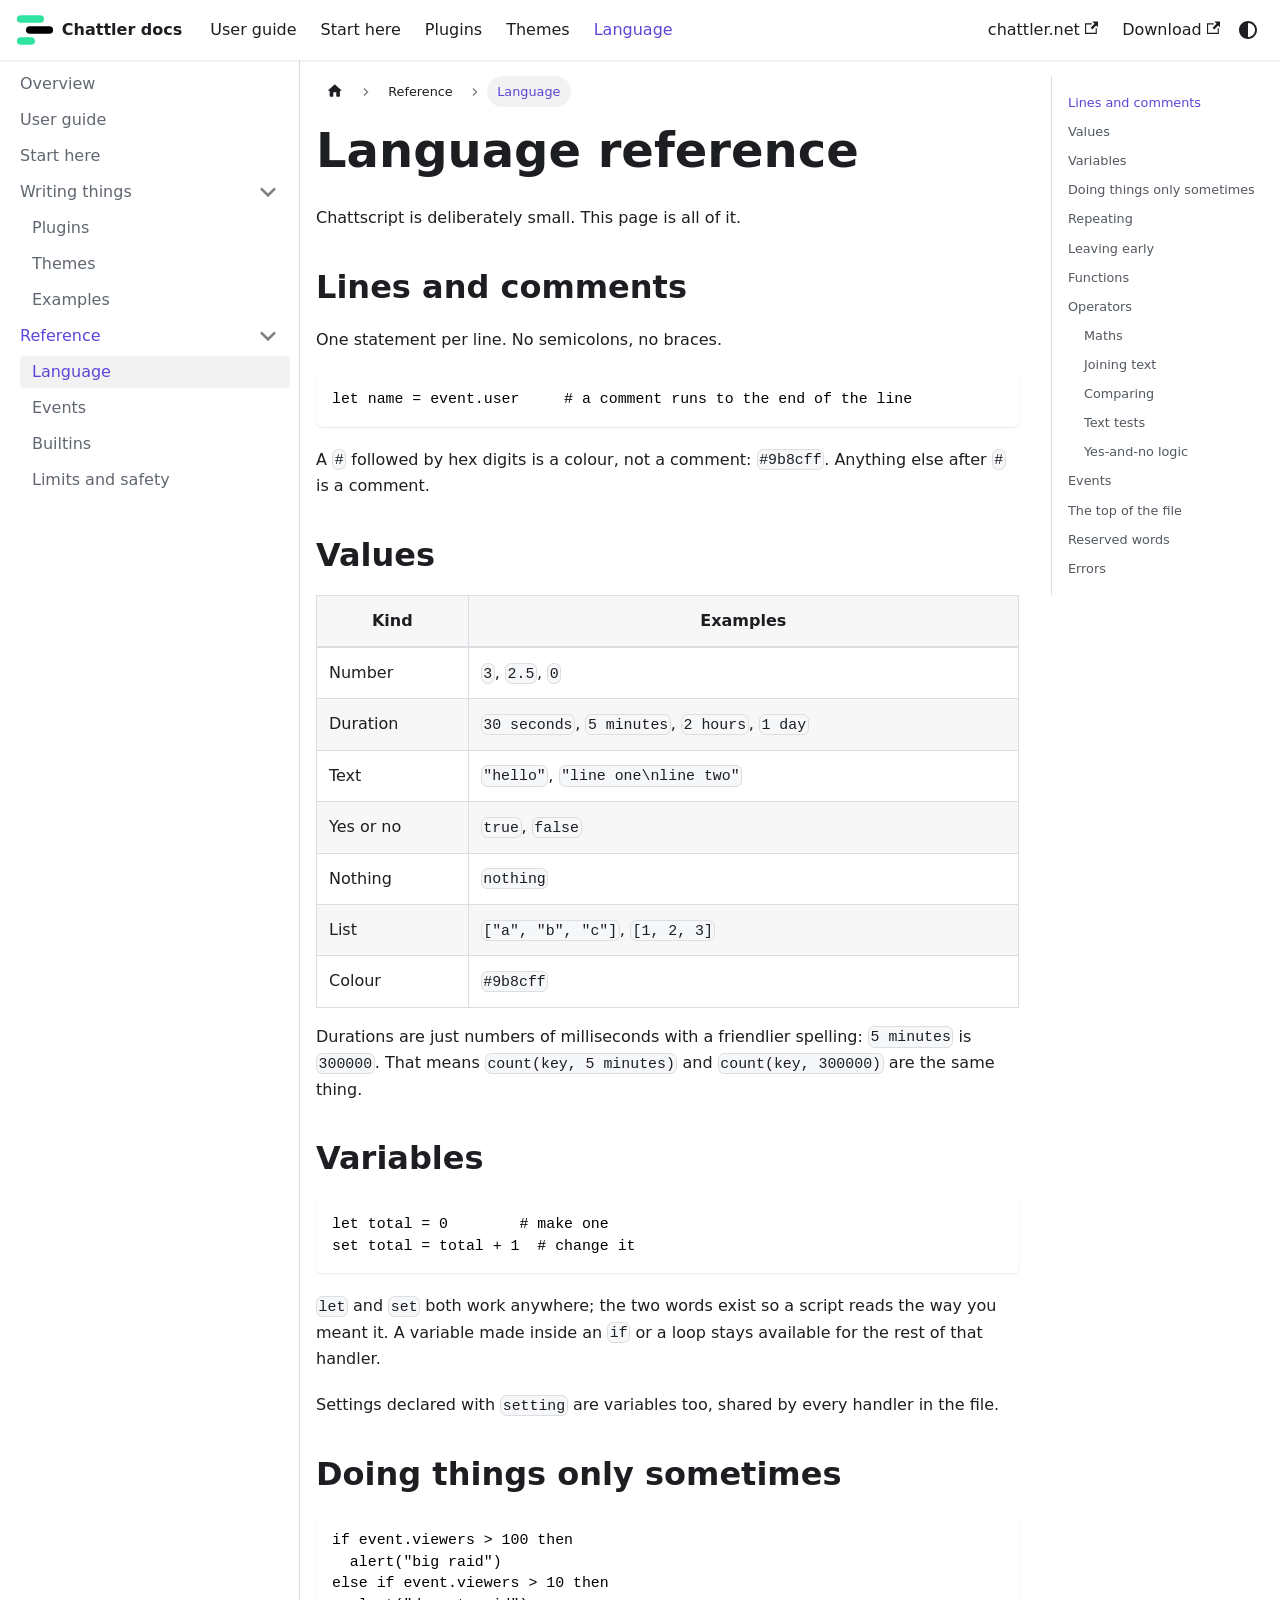
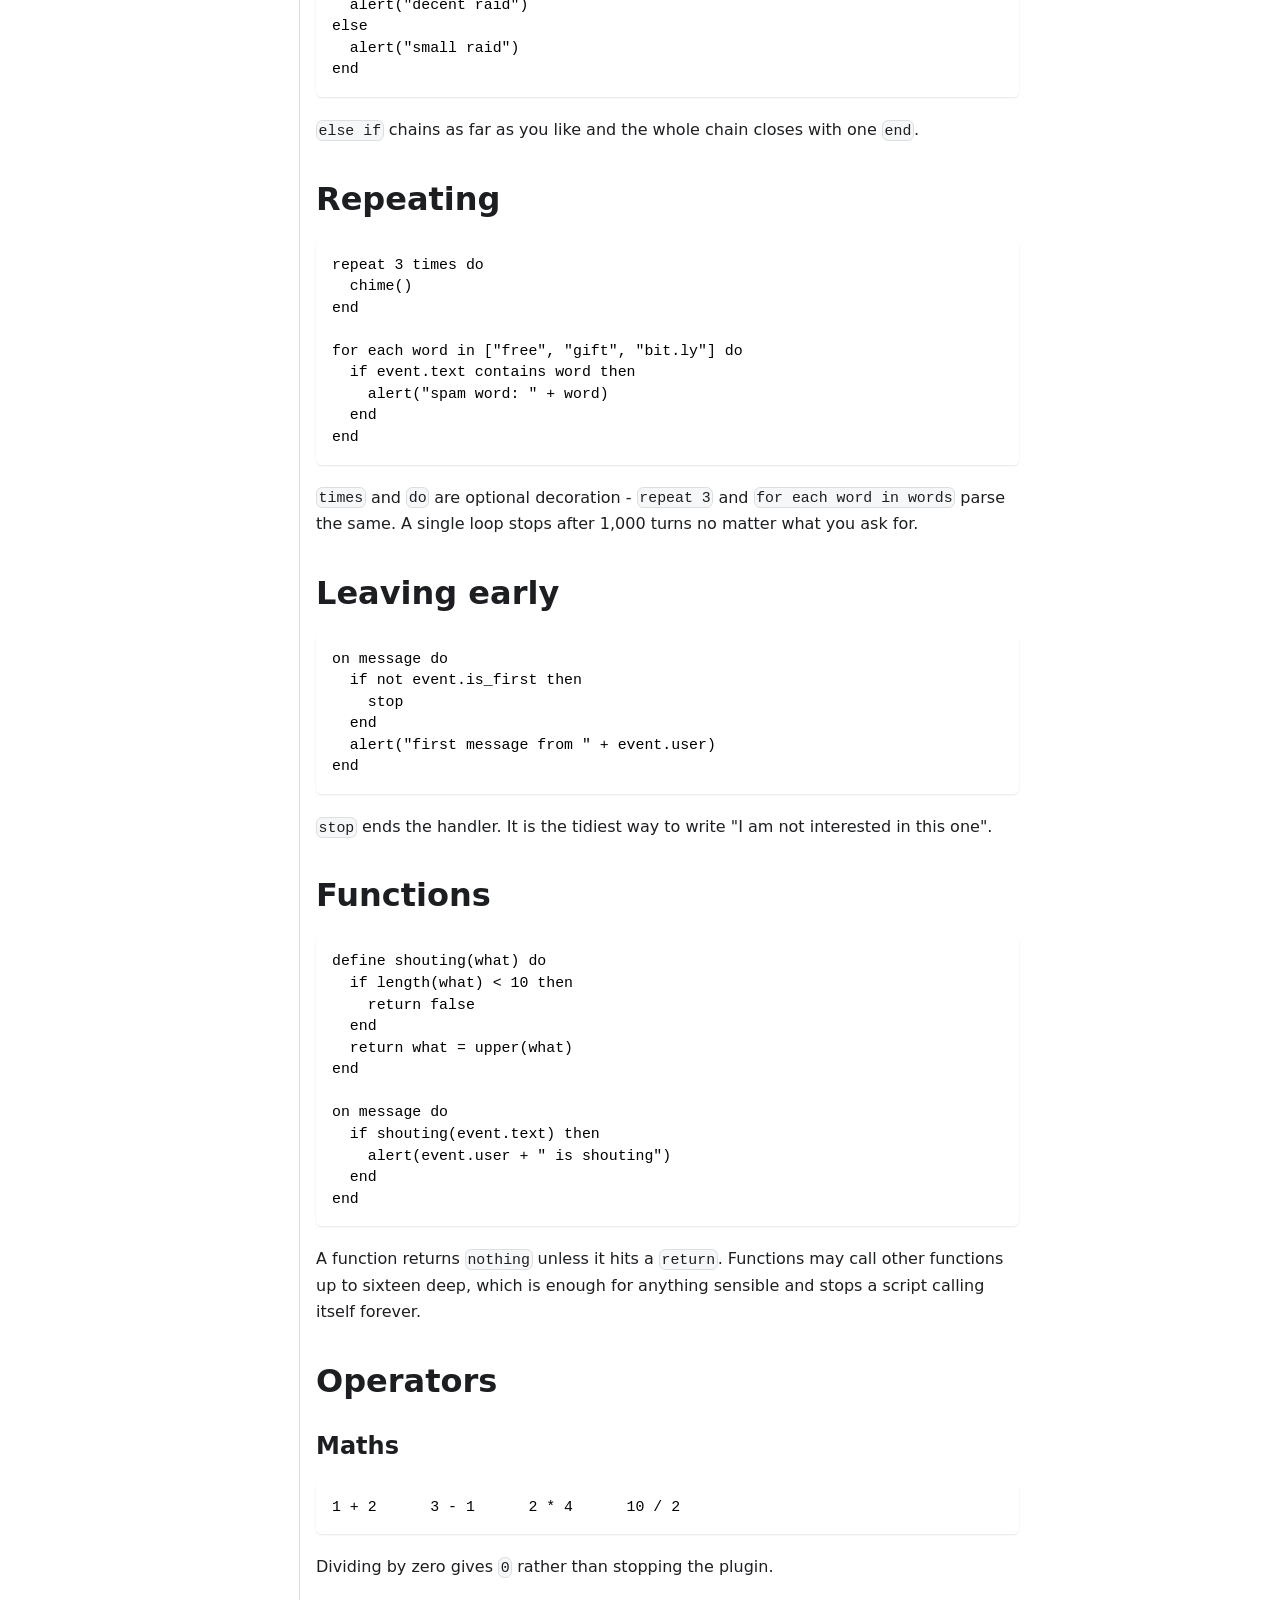
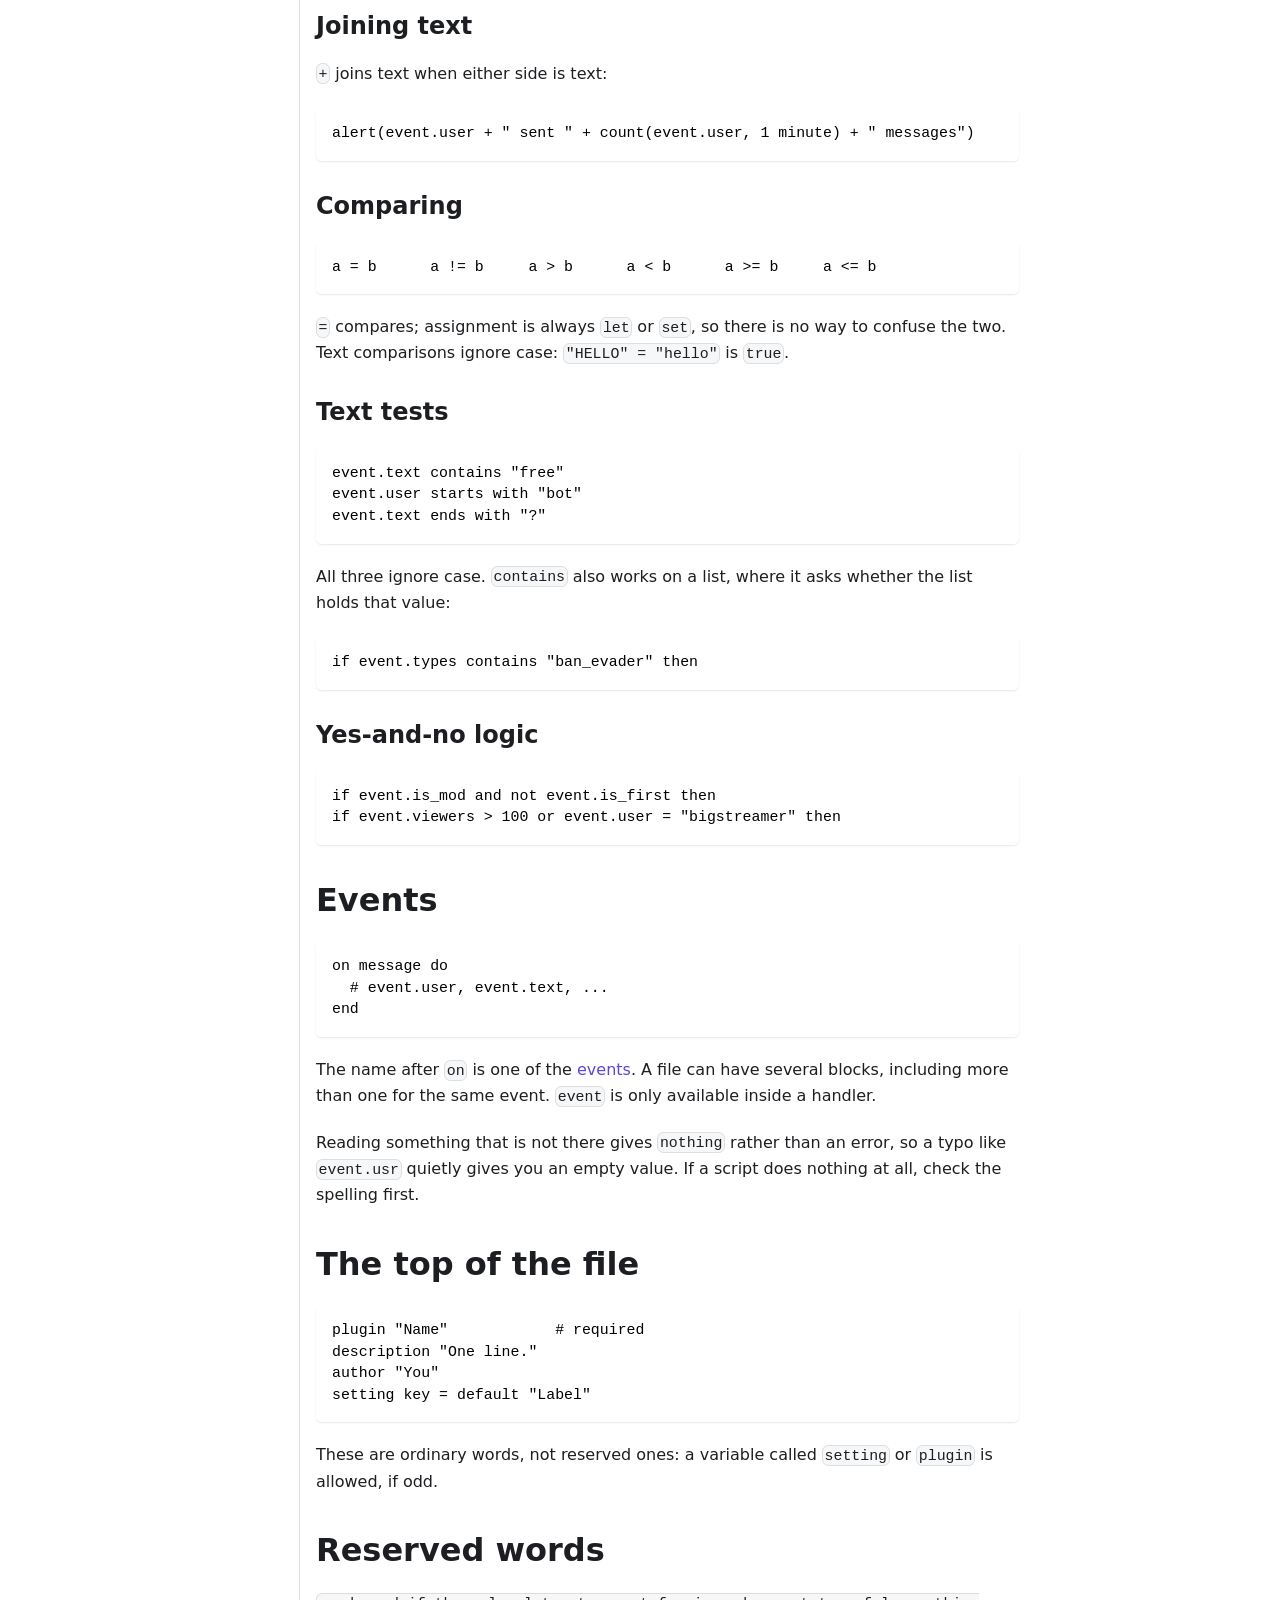
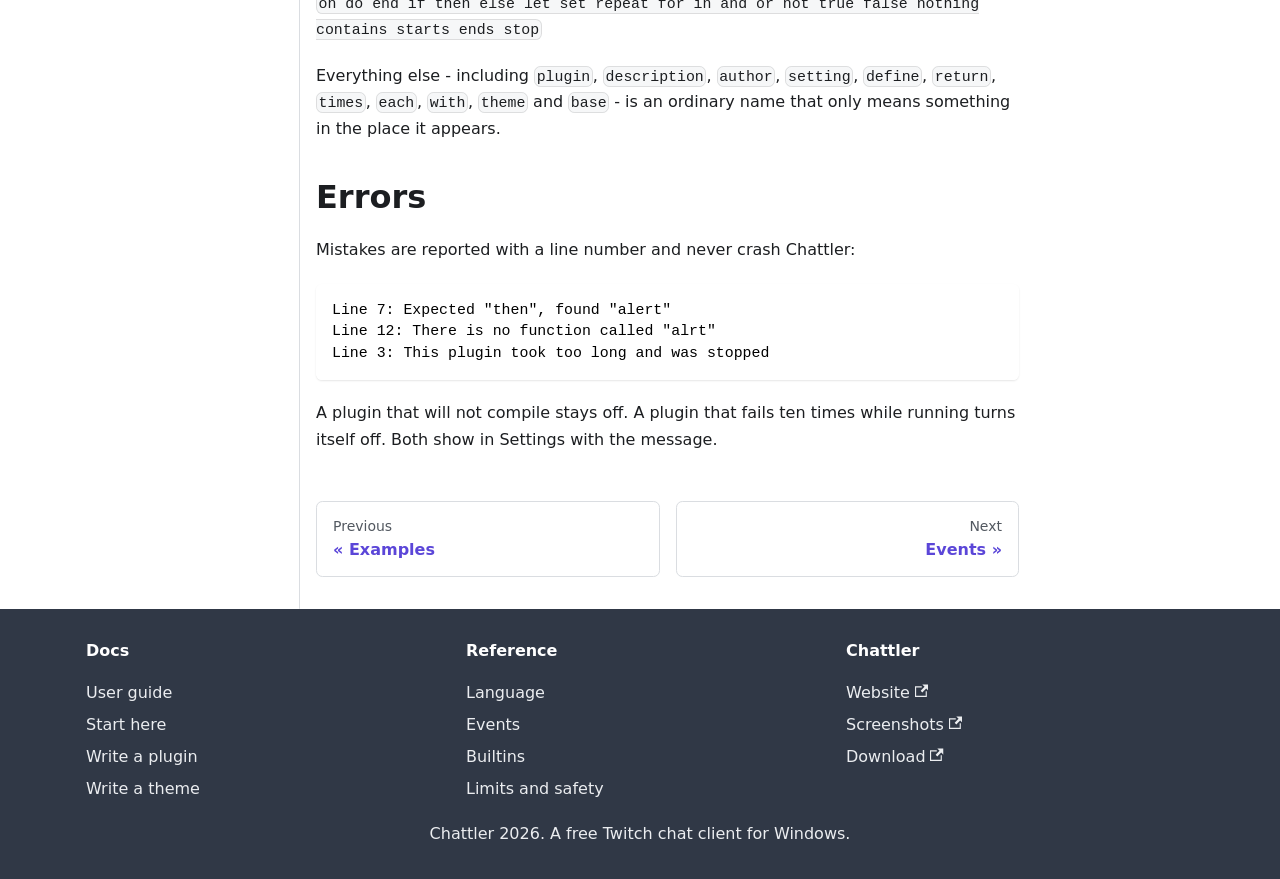
<file: language.html>
<!doctype html>
<html lang="en" dir="ltr" class="docs-wrapper plugin-docs plugin-id-default docs-version-current docs-doc-page docs-doc-id-language" data-has-hydrated="false">
<head>
<meta charset="UTF-8">
<meta name="generator" content="Docusaurus v3.10.2">
<title data-rh="true">Language reference | Chattler docs</title><meta data-rh="true" name="viewport" content="width=device-width,initial-scale=1"><meta data-rh="true" name="twitter:card" content="summary_large_image"><meta data-rh="true" property="og:image" content="https://docs.chattler.net/img/docs-card.png"><meta data-rh="true" name="twitter:image" content="https://docs.chattler.net/img/docs-card.png"><meta data-rh="true" property="og:url" content="https://docs.chattler.net/language"><meta data-rh="true" property="og:locale" content="en"><meta data-rh="true" name="docusaurus_locale" content="en"><meta data-rh="true" name="docsearch:language" content="en"><meta data-rh="true" name="keywords" content="Chattler, Chattscript, Twitch chat client, plugins, themes, moderation alerts"><meta data-rh="true" name="docusaurus_version" content="current"><meta data-rh="true" name="docusaurus_tag" content="docs-default-current"><meta data-rh="true" name="docsearch:version" content="current"><meta data-rh="true" name="docsearch:docusaurus_tag" content="docs-default-current"><meta data-rh="true" property="og:title" content="Language reference | Chattler docs"><meta data-rh="true" name="description" content="Every keyword, operator and value in Chattscript, the language Chattler plugins and themes are written in."><meta data-rh="true" property="og:description" content="Every keyword, operator and value in Chattscript, the language Chattler plugins and themes are written in."><link data-rh="true" rel="icon" href="/img/favicon.ico"><link data-rh="true" rel="canonical" href="https://docs.chattler.net/language"><link data-rh="true" rel="alternate" href="https://docs.chattler.net/language" hreflang="en"><link data-rh="true" rel="alternate" href="https://docs.chattler.net/language" hreflang="x-default"><script data-rh="true" type="application/ld+json">{"@context":"https://schema.org","@type":"BreadcrumbList","itemListElement":[{"@type":"ListItem","position":1,"name":"Language","item":"https://docs.chattler.net/language"}]}</script><link rel="stylesheet" href="/assets/css/styles.12a958e6.css">
<script src="/assets/js/runtime~main.bc069a1c.js" defer="defer"></script>
<script src="/assets/js/main.4e175c23.js" defer="defer"></script>
</head>
<body>
<svg style="display: none;"><defs>
<symbol id="theme-svg-external-link" viewBox="0 0 24 24"><path fill="currentColor" d="M21 13v10h-21v-19h12v2h-10v15h17v-8h2zm3-12h-10.988l4.035 4-6.977 7.07 2.828 2.828 6.977-7.07 4.125 4.172v-11z"/></symbol>
</defs></svg>
<script>!function(){var t=function(){try{return new URLSearchParams(window.location.search).get("docusaurus-theme")}catch(t){}}()||function(){try{return window.localStorage.getItem("theme")}catch(t){}}();document.documentElement.setAttribute("data-theme",t||(window.matchMedia("(prefers-color-scheme: dark)").matches?"dark":"light")),document.documentElement.setAttribute("data-theme-choice",t||"system")}(),function(){try{const c=new URLSearchParams(window.location.search).entries();for(var[t,e]of c)if(t.startsWith("docusaurus-data-")){var a=t.replace("docusaurus-data-","data-");document.documentElement.setAttribute(a,e)}}catch(t){}}()</script><div id="__docusaurus"><link rel="preload" as="image" href="/img/logo.svg"><div role="region" aria-label="Skip to main content"><a class="skipToContent_fXgn" href="#__docusaurus_skipToContent_fallback">Skip to main content</a></div><nav aria-label="Main" class="theme-layout-navbar navbar navbar--fixed-top"><div class="navbar__inner"><div class="theme-layout-navbar-left navbar__items"><button aria-label="Toggle navigation bar" aria-expanded="false" class="navbar__toggle clean-btn" type="button"><svg width="30" height="30" viewBox="0 0 30 30" aria-hidden="true"><path stroke="currentColor" stroke-linecap="round" stroke-miterlimit="10" stroke-width="2" d="M4 7h22M4 15h22M4 23h22"></path></svg></button><a class="navbar__brand" href="/"><div class="navbar__logo"><img src="/img/logo.svg" alt="Chattler" class="themedComponent_mlkZ themedComponent--light_NVdE"><img src="/img/logo.svg" alt="Chattler" class="themedComponent_mlkZ themedComponent--dark_xIcU"></div><b class="navbar__title text--truncate">Chattler docs</b></a><a class="navbar__item navbar__link" href="/guide">User guide</a><a class="navbar__item navbar__link" href="/start">Start here</a><a class="navbar__item navbar__link" href="/plugins">Plugins</a><a class="navbar__item navbar__link" href="/themes">Themes</a><a aria-current="page" class="navbar__item navbar__link navbar__link--active" href="/language">Language</a></div><div class="theme-layout-navbar-right navbar__items navbar__items--right"><a href="https://chattler.net" target="_blank" rel="noopener noreferrer" class="navbar__item navbar__link">chattler.net<svg width="13.5" height="13.5" aria-label="(opens in new tab)" class="iconExternalLink_nPIU"><use href="#theme-svg-external-link"></use></svg></a><a href="https://github.com/Teeeroyyy/chattler" target="_blank" rel="noopener noreferrer" class="navbar__item navbar__link">Download<svg width="13.5" height="13.5" aria-label="(opens in new tab)" class="iconExternalLink_nPIU"><use href="#theme-svg-external-link"></use></svg></a><div class="toggle_vylO colorModeToggle_DEke"><button class="clean-btn toggleButton_gllP toggleButtonDisabled_aARS" type="button" disabled="" title="system mode" aria-label="Switch between dark and light mode (currently system mode)"><svg viewBox="0 0 24 24" width="24" height="24" aria-hidden="true" class="toggleIcon_g3eP lightToggleIcon_pyhR"><path fill="currentColor" d="M12,9c1.65,0,3,1.35,3,3s-1.35,3-3,3s-3-1.35-3-3S10.35,9,12,9 M12,7c-2.76,0-5,2.24-5,5s2.24,5,5,5s5-2.24,5-5 S14.76,7,12,7L12,7z M2,13l2,0c0.55,0,1-0.45,1-1s-0.45-1-1-1l-2,0c-0.55,0-1,0.45-1,1S1.45,13,2,13z M20,13l2,0c0.55,0,1-0.45,1-1 s-0.45-1-1-1l-2,0c-0.55,0-1,0.45-1,1S19.45,13,20,13z M11,2v2c0,0.55,0.45,1,1,1s1-0.45,1-1V2c0-0.55-0.45-1-1-1S11,1.45,11,2z M11,20v2c0,0.55,0.45,1,1,1s1-0.45,1-1v-2c0-0.55-0.45-1-1-1C11.45,19,11,19.45,11,20z M5.99,4.58c-0.39-0.39-1.03-0.39-1.41,0 c-0.39,0.39-0.39,1.03,0,1.41l1.06,1.06c0.39,0.39,1.03,0.39,1.41,0s0.39-1.03,0-1.41L5.99,4.58z M18.36,16.95 c-0.39-0.39-1.03-0.39-1.41,0c-0.39,0.39-0.39,1.03,0,1.41l1.06,1.06c0.39,0.39,1.03,0.39,1.41,0c0.39-0.39,0.39-1.03,0-1.41 L18.36,16.95z M19.42,5.99c0.39-0.39,0.39-1.03,0-1.41c-0.39-0.39-1.03-0.39-1.41,0l-1.06,1.06c-0.39,0.39-0.39,1.03,0,1.41 s1.03,0.39,1.41,0L19.42,5.99z M7.05,18.36c0.39-0.39,0.39-1.03,0-1.41c-0.39-0.39-1.03-0.39-1.41,0l-1.06,1.06 c-0.39,0.39-0.39,1.03,0,1.41s1.03,0.39,1.41,0L7.05,18.36z"></path></svg><svg viewBox="0 0 24 24" width="24" height="24" aria-hidden="true" class="toggleIcon_g3eP darkToggleIcon_wfgR"><path fill="currentColor" d="M9.37,5.51C9.19,6.15,9.1,6.82,9.1,7.5c0,4.08,3.32,7.4,7.4,7.4c0.68,0,1.35-0.09,1.99-0.27C17.45,17.19,14.93,19,12,19 c-3.86,0-7-3.14-7-7C5,9.07,6.81,6.55,9.37,5.51z M12,3c-4.97,0-9,4.03-9,9s4.03,9,9,9s9-4.03,9-9c0-0.46-0.04-0.92-0.1-1.36 c-0.98,1.37-2.58,2.26-4.4,2.26c-2.98,0-5.4-2.42-5.4-5.4c0-1.81,0.89-3.42,2.26-4.4C12.92,3.04,12.46,3,12,3L12,3z"></path></svg><svg viewBox="0 0 24 24" width="24" height="24" aria-hidden="true" class="toggleIcon_g3eP systemToggleIcon_QzmC"><path fill="currentColor" d="m12 21c4.971 0 9-4.029 9-9s-4.029-9-9-9-9 4.029-9 9 4.029 9 9 9zm4.95-13.95c1.313 1.313 2.05 3.093 2.05 4.95s-0.738 3.637-2.05 4.95c-1.313 1.313-3.093 2.05-4.95 2.05v-14c1.857 0 3.637 0.737 4.95 2.05z"></path></svg></button></div><div class="navbarSearchContainer_Bca1"></div></div></div><div role="presentation" class="navbar-sidebar__backdrop"></div></nav><div id="__docusaurus_skipToContent_fallback" class="theme-layout-main main-wrapper mainWrapper_z2l0"><div class="docsWrapper_hBAB"><button aria-label="Scroll back to top" class="clean-btn theme-back-to-top-button backToTopButton_sjWU" type="button"></button><div class="docRoot_UBD9"><aside class="theme-doc-sidebar-container docSidebarContainer_YfHR"><div class="sidebarViewport_aRkj"><div class="sidebar_njMd"><nav aria-label="Docs sidebar" class="menu thin-scrollbar menu_SIkG"><ul class="theme-doc-sidebar-menu menu__list"><li class="theme-doc-sidebar-item-link theme-doc-sidebar-item-link-level-1 menu__list-item"><a class="menu__link" href="/"><span class="linkLabel_WmDU">Overview</span></a></li><li class="theme-doc-sidebar-item-link theme-doc-sidebar-item-link-level-1 menu__list-item"><a class="menu__link" href="/guide"><span class="linkLabel_WmDU">User guide</span></a></li><li class="theme-doc-sidebar-item-link theme-doc-sidebar-item-link-level-1 menu__list-item"><a class="menu__link" href="/start"><span class="linkLabel_WmDU">Start here</span></a></li><li class="theme-doc-sidebar-item-category theme-doc-sidebar-item-category-level-1 menu__list-item"><div class="menu__list-item-collapsible"><a class="categoryLink_byQd menu__link menu__link--sublist menu__link--sublist-caret" role="button" aria-expanded="true" href="/plugins"><span class="categoryLinkLabel_W154">Writing things</span></a></div><ul class="menu__list"><li class="theme-doc-sidebar-item-link theme-doc-sidebar-item-link-level-2 menu__list-item"><a class="menu__link" tabindex="0" href="/plugins"><span class="linkLabel_WmDU">Plugins</span></a></li><li class="theme-doc-sidebar-item-link theme-doc-sidebar-item-link-level-2 menu__list-item"><a class="menu__link" tabindex="0" href="/themes"><span class="linkLabel_WmDU">Themes</span></a></li><li class="theme-doc-sidebar-item-link theme-doc-sidebar-item-link-level-2 menu__list-item"><a class="menu__link" tabindex="0" href="/examples"><span class="linkLabel_WmDU">Examples</span></a></li></ul></li><li class="theme-doc-sidebar-item-category theme-doc-sidebar-item-category-level-1 menu__list-item"><div class="menu__list-item-collapsible"><a class="categoryLink_byQd menu__link menu__link--sublist menu__link--sublist-caret menu__link--active" role="button" aria-expanded="true" href="/language"><span class="categoryLinkLabel_W154">Reference</span></a></div><ul class="menu__list"><li class="theme-doc-sidebar-item-link theme-doc-sidebar-item-link-level-2 menu__list-item"><a class="menu__link menu__link--active" aria-current="page" tabindex="0" href="/language"><span class="linkLabel_WmDU">Language</span></a></li><li class="theme-doc-sidebar-item-link theme-doc-sidebar-item-link-level-2 menu__list-item"><a class="menu__link" tabindex="0" href="/events"><span class="linkLabel_WmDU">Events</span></a></li><li class="theme-doc-sidebar-item-link theme-doc-sidebar-item-link-level-2 menu__list-item"><a class="menu__link" tabindex="0" href="/builtins"><span class="linkLabel_WmDU">Builtins</span></a></li><li class="theme-doc-sidebar-item-link theme-doc-sidebar-item-link-level-2 menu__list-item"><a class="menu__link" tabindex="0" href="/limits"><span class="linkLabel_WmDU">Limits and safety</span></a></li></ul></li></ul></nav></div></div></aside><main class="docMainContainer_TBSr"><div class="container padding-top--md padding-bottom--lg"><div class="row"><div class="col docItemCol_VOVn"><div class="docItemContainer_Djhp"><article><nav class="theme-doc-breadcrumbs breadcrumbsContainer_Z_bl" aria-label="Breadcrumbs"><ul class="breadcrumbs"><li class="breadcrumbs__item"><a aria-label="Home page" class="breadcrumbs__link" href="/"><svg viewBox="0 0 24 24" class="breadcrumbHomeIcon_YNFT"><path d="M10 19v-5h4v5c0 .55.45 1 1 1h3c.55 0 1-.45 1-1v-7h1.7c.46 0 .68-.57.33-.87L12.67 3.6c-.38-.34-.96-.34-1.34 0l-8.36 7.53c-.34.3-.13.87.33.87H5v7c0 .55.45 1 1 1h3c.55 0 1-.45 1-1z" fill="currentColor"></path></svg></a></li><li class="breadcrumbs__item"><span class="breadcrumbs__link">Reference</span></li><li class="breadcrumbs__item breadcrumbs__item--active"><span class="breadcrumbs__link">Language</span></li></ul></nav><div class="tocCollapsible_ETCw theme-doc-toc-mobile tocMobile_ITEo"><button type="button" class="clean-btn tocCollapsibleButton_TO0P">On this page</button></div><div class="theme-doc-markdown markdown"><header><h1>Language reference</h1></header>
<p>Chattscript is deliberately small. This page is all of it.</p>
<h2 class="anchor anchorTargetStickyNavbar_Vzrq" id="lines-and-comments">Lines and comments<a href="#lines-and-comments" class="hash-link" aria-label="Direct link to Lines and comments" title="Direct link to Lines and comments" translate="no">​</a></h2>
<p>One statement per line. No semicolons, no braces.</p>
<div class="language-ruby codeBlockContainer_Ckt0 theme-code-block" style="--prism-color:#9CDCFE;--prism-background-color:#1E1E1E"><div class="codeBlockContent_QJqH"><pre tabindex="0" class="prism-code language-ruby codeBlock_bY9V thin-scrollbar" style="color:#9CDCFE;background-color:#1E1E1E"><code class="codeBlockLines_e6Vv"><div class="token-line" style="color:#9CDCFE"><span class="token plain">let name = event.user     # a comment runs to the end of the line</span><br></div></code></pre></div></div>
<p>A <code>#</code> followed by hex digits is a colour, not a comment: <code>#9b8cff</code>. Anything else after <code>#</code> is a comment.</p>
<h2 class="anchor anchorTargetStickyNavbar_Vzrq" id="values">Values<a href="#values" class="hash-link" aria-label="Direct link to Values" title="Direct link to Values" translate="no">​</a></h2>
<table><thead><tr><th>Kind</th><th>Examples</th></tr></thead><tbody><tr><td>Number</td><td><code>3</code>, <code>2.5</code>, <code>0</code></td></tr><tr><td>Duration</td><td><code>30 seconds</code>, <code>5 minutes</code>, <code>2 hours</code>, <code>1 day</code></td></tr><tr><td>Text</td><td><code>&quot;hello&quot;</code>, <code>&quot;line one\nline two&quot;</code></td></tr><tr><td>Yes or no</td><td><code>true</code>, <code>false</code></td></tr><tr><td>Nothing</td><td><code>nothing</code></td></tr><tr><td>List</td><td><code>[&quot;a&quot;, &quot;b&quot;, &quot;c&quot;]</code>, <code>[1, 2, 3]</code></td></tr><tr><td>Colour</td><td><code>#9b8cff</code></td></tr></tbody></table>
<p>Durations are just numbers of milliseconds with a friendlier spelling: <code>5 minutes</code> is <code>300000</code>. That means <code>count(key, 5 minutes)</code> and <code>count(key, 300000)</code> are the same thing.</p>
<h2 class="anchor anchorTargetStickyNavbar_Vzrq" id="variables">Variables<a href="#variables" class="hash-link" aria-label="Direct link to Variables" title="Direct link to Variables" translate="no">​</a></h2>
<div class="language-ruby codeBlockContainer_Ckt0 theme-code-block" style="--prism-color:#9CDCFE;--prism-background-color:#1E1E1E"><div class="codeBlockContent_QJqH"><pre tabindex="0" class="prism-code language-ruby codeBlock_bY9V thin-scrollbar" style="color:#9CDCFE;background-color:#1E1E1E"><code class="codeBlockLines_e6Vv"><div class="token-line" style="color:#9CDCFE"><span class="token plain">let total = 0        # make one</span><br></div><div class="token-line" style="color:#9CDCFE"><span class="token plain">set total = total + 1  # change it</span><br></div></code></pre></div></div>
<p><code>let</code> and <code>set</code> both work anywhere; the two words exist so a script reads the way you meant it. A variable made inside an <code>if</code> or a loop stays available for the rest of that handler.</p>
<p>Settings declared with <code>setting</code> are variables too, shared by every handler in the file.</p>
<h2 class="anchor anchorTargetStickyNavbar_Vzrq" id="doing-things-only-sometimes">Doing things only sometimes<a href="#doing-things-only-sometimes" class="hash-link" aria-label="Direct link to Doing things only sometimes" title="Direct link to Doing things only sometimes" translate="no">​</a></h2>
<div class="language-ruby codeBlockContainer_Ckt0 theme-code-block" style="--prism-color:#9CDCFE;--prism-background-color:#1E1E1E"><div class="codeBlockContent_QJqH"><pre tabindex="0" class="prism-code language-ruby codeBlock_bY9V thin-scrollbar" style="color:#9CDCFE;background-color:#1E1E1E"><code class="codeBlockLines_e6Vv"><div class="token-line" style="color:#9CDCFE"><span class="token plain">if event.viewers &gt; 100 then</span><br></div><div class="token-line" style="color:#9CDCFE"><span class="token plain">  alert(&quot;big raid&quot;)</span><br></div><div class="token-line" style="color:#9CDCFE"><span class="token plain">else if event.viewers &gt; 10 then</span><br></div><div class="token-line" style="color:#9CDCFE"><span class="token plain">  alert(&quot;decent raid&quot;)</span><br></div><div class="token-line" style="color:#9CDCFE"><span class="token plain">else</span><br></div><div class="token-line" style="color:#9CDCFE"><span class="token plain">  alert(&quot;small raid&quot;)</span><br></div><div class="token-line" style="color:#9CDCFE"><span class="token plain">end</span><br></div></code></pre></div></div>
<p><code>else if</code> chains as far as you like and the whole chain closes with one <code>end</code>.</p>
<h2 class="anchor anchorTargetStickyNavbar_Vzrq" id="repeating">Repeating<a href="#repeating" class="hash-link" aria-label="Direct link to Repeating" title="Direct link to Repeating" translate="no">​</a></h2>
<div class="language-ruby codeBlockContainer_Ckt0 theme-code-block" style="--prism-color:#9CDCFE;--prism-background-color:#1E1E1E"><div class="codeBlockContent_QJqH"><pre tabindex="0" class="prism-code language-ruby codeBlock_bY9V thin-scrollbar" style="color:#9CDCFE;background-color:#1E1E1E"><code class="codeBlockLines_e6Vv"><div class="token-line" style="color:#9CDCFE"><span class="token plain">repeat 3 times do</span><br></div><div class="token-line" style="color:#9CDCFE"><span class="token plain">  chime()</span><br></div><div class="token-line" style="color:#9CDCFE"><span class="token plain">end</span><br></div><div class="token-line" style="color:#9CDCFE"><span class="token plain" style="display:inline-block"></span><br></div><div class="token-line" style="color:#9CDCFE"><span class="token plain">for each word in [&quot;free&quot;, &quot;gift&quot;, &quot;bit.ly&quot;] do</span><br></div><div class="token-line" style="color:#9CDCFE"><span class="token plain">  if event.text contains word then</span><br></div><div class="token-line" style="color:#9CDCFE"><span class="token plain">    alert(&quot;spam word: &quot; + word)</span><br></div><div class="token-line" style="color:#9CDCFE"><span class="token plain">  end</span><br></div><div class="token-line" style="color:#9CDCFE"><span class="token plain">end</span><br></div></code></pre></div></div>
<p><code>times</code> and <code>do</code> are optional decoration - <code>repeat 3</code> and <code>for each word in words</code> parse the same. A single loop stops after 1,000 turns no matter what you ask for.</p>
<h2 class="anchor anchorTargetStickyNavbar_Vzrq" id="leaving-early">Leaving early<a href="#leaving-early" class="hash-link" aria-label="Direct link to Leaving early" title="Direct link to Leaving early" translate="no">​</a></h2>
<div class="language-ruby codeBlockContainer_Ckt0 theme-code-block" style="--prism-color:#9CDCFE;--prism-background-color:#1E1E1E"><div class="codeBlockContent_QJqH"><pre tabindex="0" class="prism-code language-ruby codeBlock_bY9V thin-scrollbar" style="color:#9CDCFE;background-color:#1E1E1E"><code class="codeBlockLines_e6Vv"><div class="token-line" style="color:#9CDCFE"><span class="token plain">on message do</span><br></div><div class="token-line" style="color:#9CDCFE"><span class="token plain">  if not event.is_first then</span><br></div><div class="token-line" style="color:#9CDCFE"><span class="token plain">    stop</span><br></div><div class="token-line" style="color:#9CDCFE"><span class="token plain">  end</span><br></div><div class="token-line" style="color:#9CDCFE"><span class="token plain">  alert(&quot;first message from &quot; + event.user)</span><br></div><div class="token-line" style="color:#9CDCFE"><span class="token plain">end</span><br></div></code></pre></div></div>
<p><code>stop</code> ends the handler. It is the tidiest way to write &quot;I am not interested in this one&quot;.</p>
<h2 class="anchor anchorTargetStickyNavbar_Vzrq" id="functions">Functions<a href="#functions" class="hash-link" aria-label="Direct link to Functions" title="Direct link to Functions" translate="no">​</a></h2>
<div class="language-ruby codeBlockContainer_Ckt0 theme-code-block" style="--prism-color:#9CDCFE;--prism-background-color:#1E1E1E"><div class="codeBlockContent_QJqH"><pre tabindex="0" class="prism-code language-ruby codeBlock_bY9V thin-scrollbar" style="color:#9CDCFE;background-color:#1E1E1E"><code class="codeBlockLines_e6Vv"><div class="token-line" style="color:#9CDCFE"><span class="token plain">define shouting(what) do</span><br></div><div class="token-line" style="color:#9CDCFE"><span class="token plain">  if length(what) &lt; 10 then</span><br></div><div class="token-line" style="color:#9CDCFE"><span class="token plain">    return false</span><br></div><div class="token-line" style="color:#9CDCFE"><span class="token plain">  end</span><br></div><div class="token-line" style="color:#9CDCFE"><span class="token plain">  return what = upper(what)</span><br></div><div class="token-line" style="color:#9CDCFE"><span class="token plain">end</span><br></div><div class="token-line" style="color:#9CDCFE"><span class="token plain" style="display:inline-block"></span><br></div><div class="token-line" style="color:#9CDCFE"><span class="token plain">on message do</span><br></div><div class="token-line" style="color:#9CDCFE"><span class="token plain">  if shouting(event.text) then</span><br></div><div class="token-line" style="color:#9CDCFE"><span class="token plain">    alert(event.user + &quot; is shouting&quot;)</span><br></div><div class="token-line" style="color:#9CDCFE"><span class="token plain">  end</span><br></div><div class="token-line" style="color:#9CDCFE"><span class="token plain">end</span><br></div></code></pre></div></div>
<p>A function returns <code>nothing</code> unless it hits a <code>return</code>. Functions may call other functions up to sixteen deep, which is enough for anything sensible and stops a script calling itself forever.</p>
<h2 class="anchor anchorTargetStickyNavbar_Vzrq" id="operators">Operators<a href="#operators" class="hash-link" aria-label="Direct link to Operators" title="Direct link to Operators" translate="no">​</a></h2>
<h3 class="anchor anchorTargetStickyNavbar_Vzrq" id="maths">Maths<a href="#maths" class="hash-link" aria-label="Direct link to Maths" title="Direct link to Maths" translate="no">​</a></h3>
<div class="language-ruby codeBlockContainer_Ckt0 theme-code-block" style="--prism-color:#9CDCFE;--prism-background-color:#1E1E1E"><div class="codeBlockContent_QJqH"><pre tabindex="0" class="prism-code language-ruby codeBlock_bY9V thin-scrollbar" style="color:#9CDCFE;background-color:#1E1E1E"><code class="codeBlockLines_e6Vv"><div class="token-line" style="color:#9CDCFE"><span class="token plain">1 + 2      3 - 1      2 * 4      10 / 2</span><br></div></code></pre></div></div>
<p>Dividing by zero gives <code>0</code> rather than stopping the plugin.</p>
<h3 class="anchor anchorTargetStickyNavbar_Vzrq" id="joining-text">Joining text<a href="#joining-text" class="hash-link" aria-label="Direct link to Joining text" title="Direct link to Joining text" translate="no">​</a></h3>
<p><code>+</code> joins text when either side is text:</p>
<div class="language-ruby codeBlockContainer_Ckt0 theme-code-block" style="--prism-color:#9CDCFE;--prism-background-color:#1E1E1E"><div class="codeBlockContent_QJqH"><pre tabindex="0" class="prism-code language-ruby codeBlock_bY9V thin-scrollbar" style="color:#9CDCFE;background-color:#1E1E1E"><code class="codeBlockLines_e6Vv"><div class="token-line" style="color:#9CDCFE"><span class="token plain">alert(event.user + &quot; sent &quot; + count(event.user, 1 minute) + &quot; messages&quot;)</span><br></div></code></pre></div></div>
<h3 class="anchor anchorTargetStickyNavbar_Vzrq" id="comparing">Comparing<a href="#comparing" class="hash-link" aria-label="Direct link to Comparing" title="Direct link to Comparing" translate="no">​</a></h3>
<div class="language-ruby codeBlockContainer_Ckt0 theme-code-block" style="--prism-color:#9CDCFE;--prism-background-color:#1E1E1E"><div class="codeBlockContent_QJqH"><pre tabindex="0" class="prism-code language-ruby codeBlock_bY9V thin-scrollbar" style="color:#9CDCFE;background-color:#1E1E1E"><code class="codeBlockLines_e6Vv"><div class="token-line" style="color:#9CDCFE"><span class="token plain">a = b      a != b     a &gt; b      a &lt; b      a &gt;= b     a &lt;= b</span><br></div></code></pre></div></div>
<p><code>=</code> compares; assignment is always <code>let</code> or <code>set</code>, so there is no way to confuse the two. Text comparisons ignore case: <code>&quot;HELLO&quot; = &quot;hello&quot;</code> is <code>true</code>.</p>
<h3 class="anchor anchorTargetStickyNavbar_Vzrq" id="text-tests">Text tests<a href="#text-tests" class="hash-link" aria-label="Direct link to Text tests" title="Direct link to Text tests" translate="no">​</a></h3>
<div class="language-ruby codeBlockContainer_Ckt0 theme-code-block" style="--prism-color:#9CDCFE;--prism-background-color:#1E1E1E"><div class="codeBlockContent_QJqH"><pre tabindex="0" class="prism-code language-ruby codeBlock_bY9V thin-scrollbar" style="color:#9CDCFE;background-color:#1E1E1E"><code class="codeBlockLines_e6Vv"><div class="token-line" style="color:#9CDCFE"><span class="token plain">event.text contains &quot;free&quot;</span><br></div><div class="token-line" style="color:#9CDCFE"><span class="token plain">event.user starts with &quot;bot&quot;</span><br></div><div class="token-line" style="color:#9CDCFE"><span class="token plain">event.text ends with &quot;?&quot;</span><br></div></code></pre></div></div>
<p>All three ignore case. <code>contains</code> also works on a list, where it asks whether the list holds that value:</p>
<div class="language-ruby codeBlockContainer_Ckt0 theme-code-block" style="--prism-color:#9CDCFE;--prism-background-color:#1E1E1E"><div class="codeBlockContent_QJqH"><pre tabindex="0" class="prism-code language-ruby codeBlock_bY9V thin-scrollbar" style="color:#9CDCFE;background-color:#1E1E1E"><code class="codeBlockLines_e6Vv"><div class="token-line" style="color:#9CDCFE"><span class="token plain">if event.types contains &quot;ban_evader&quot; then</span><br></div></code></pre></div></div>
<h3 class="anchor anchorTargetStickyNavbar_Vzrq" id="yes-and-no-logic">Yes-and-no logic<a href="#yes-and-no-logic" class="hash-link" aria-label="Direct link to Yes-and-no logic" title="Direct link to Yes-and-no logic" translate="no">​</a></h3>
<div class="language-ruby codeBlockContainer_Ckt0 theme-code-block" style="--prism-color:#9CDCFE;--prism-background-color:#1E1E1E"><div class="codeBlockContent_QJqH"><pre tabindex="0" class="prism-code language-ruby codeBlock_bY9V thin-scrollbar" style="color:#9CDCFE;background-color:#1E1E1E"><code class="codeBlockLines_e6Vv"><div class="token-line" style="color:#9CDCFE"><span class="token plain">if event.is_mod and not event.is_first then</span><br></div><div class="token-line" style="color:#9CDCFE"><span class="token plain">if event.viewers &gt; 100 or event.user = &quot;bigstreamer&quot; then</span><br></div></code></pre></div></div>
<h2 class="anchor anchorTargetStickyNavbar_Vzrq" id="events">Events<a href="#events" class="hash-link" aria-label="Direct link to Events" title="Direct link to Events" translate="no">​</a></h2>
<div class="language-ruby codeBlockContainer_Ckt0 theme-code-block" style="--prism-color:#9CDCFE;--prism-background-color:#1E1E1E"><div class="codeBlockContent_QJqH"><pre tabindex="0" class="prism-code language-ruby codeBlock_bY9V thin-scrollbar" style="color:#9CDCFE;background-color:#1E1E1E"><code class="codeBlockLines_e6Vv"><div class="token-line" style="color:#9CDCFE"><span class="token plain">on message do</span><br></div><div class="token-line" style="color:#9CDCFE"><span class="token plain">  # event.user, event.text, ...</span><br></div><div class="token-line" style="color:#9CDCFE"><span class="token plain">end</span><br></div></code></pre></div></div>
<p>The name after <code>on</code> is one of the <a class="" href="/events">events</a>. A file can have several blocks, including more than one for the same event. <code>event</code> is only available inside a handler.</p>
<p>Reading something that is not there gives <code>nothing</code> rather than an error, so a typo like <code>event.usr</code> quietly gives you an empty value. If a script does nothing at all, check the spelling first.</p>
<h2 class="anchor anchorTargetStickyNavbar_Vzrq" id="the-top-of-the-file">The top of the file<a href="#the-top-of-the-file" class="hash-link" aria-label="Direct link to The top of the file" title="Direct link to The top of the file" translate="no">​</a></h2>
<div class="language-ruby codeBlockContainer_Ckt0 theme-code-block" style="--prism-color:#9CDCFE;--prism-background-color:#1E1E1E"><div class="codeBlockContent_QJqH"><pre tabindex="0" class="prism-code language-ruby codeBlock_bY9V thin-scrollbar" style="color:#9CDCFE;background-color:#1E1E1E"><code class="codeBlockLines_e6Vv"><div class="token-line" style="color:#9CDCFE"><span class="token plain">plugin &quot;Name&quot;            # required</span><br></div><div class="token-line" style="color:#9CDCFE"><span class="token plain">description &quot;One line.&quot;</span><br></div><div class="token-line" style="color:#9CDCFE"><span class="token plain">author &quot;You&quot;</span><br></div><div class="token-line" style="color:#9CDCFE"><span class="token plain">setting key = default &quot;Label&quot;</span><br></div></code></pre></div></div>
<p>These are ordinary words, not reserved ones: a variable called <code>setting</code> or <code>plugin</code> is allowed, if odd.</p>
<h2 class="anchor anchorTargetStickyNavbar_Vzrq" id="reserved-words">Reserved words<a href="#reserved-words" class="hash-link" aria-label="Direct link to Reserved words" title="Direct link to Reserved words" translate="no">​</a></h2>
<p><code>on do end if then else let set repeat for in and or not true false nothing contains starts ends stop</code></p>
<p>Everything else - including <code>plugin</code>, <code>description</code>, <code>author</code>, <code>setting</code>, <code>define</code>, <code>return</code>, <code>times</code>, <code>each</code>, <code>with</code>, <code>theme</code> and <code>base</code> - is an ordinary name that only means something in the place it appears.</p>
<h2 class="anchor anchorTargetStickyNavbar_Vzrq" id="errors">Errors<a href="#errors" class="hash-link" aria-label="Direct link to Errors" title="Direct link to Errors" translate="no">​</a></h2>
<p>Mistakes are reported with a line number and never crash Chattler:</p>
<div class="language-text codeBlockContainer_Ckt0 theme-code-block" style="--prism-color:#9CDCFE;--prism-background-color:#1E1E1E"><div class="codeBlockContent_QJqH"><pre tabindex="0" class="prism-code language-text codeBlock_bY9V thin-scrollbar" style="color:#9CDCFE;background-color:#1E1E1E"><code class="codeBlockLines_e6Vv"><div class="token-line" style="color:#9CDCFE"><span class="token plain">Line 7: Expected &quot;then&quot;, found &quot;alert&quot;</span><br></div><div class="token-line" style="color:#9CDCFE"><span class="token plain">Line 12: There is no function called &quot;alrt&quot;</span><br></div><div class="token-line" style="color:#9CDCFE"><span class="token plain">Line 3: This plugin took too long and was stopped</span><br></div></code></pre></div></div>
<p>A plugin that will not compile stays off. A plugin that fails ten times while running turns itself off. Both show in Settings with the message.</p></div></article><nav class="docusaurus-mt-lg pagination-nav" aria-label="Docs pages"><a class="pagination-nav__link pagination-nav__link--prev" href="/examples"><div class="pagination-nav__sublabel">Previous</div><div class="pagination-nav__label">Examples</div></a><a class="pagination-nav__link pagination-nav__link--next" href="/events"><div class="pagination-nav__sublabel">Next</div><div class="pagination-nav__label">Events</div></a></nav></div></div><div class="col col--3"><div class="tableOfContents_bqdL thin-scrollbar theme-doc-toc-desktop"><ul class="table-of-contents table-of-contents__left-border"><li><a href="#lines-and-comments" class="table-of-contents__link toc-highlight">Lines and comments</a></li><li><a href="#values" class="table-of-contents__link toc-highlight">Values</a></li><li><a href="#variables" class="table-of-contents__link toc-highlight">Variables</a></li><li><a href="#doing-things-only-sometimes" class="table-of-contents__link toc-highlight">Doing things only sometimes</a></li><li><a href="#repeating" class="table-of-contents__link toc-highlight">Repeating</a></li><li><a href="#leaving-early" class="table-of-contents__link toc-highlight">Leaving early</a></li><li><a href="#functions" class="table-of-contents__link toc-highlight">Functions</a></li><li><a href="#operators" class="table-of-contents__link toc-highlight">Operators</a><ul><li><a href="#maths" class="table-of-contents__link toc-highlight">Maths</a></li><li><a href="#joining-text" class="table-of-contents__link toc-highlight">Joining text</a></li><li><a href="#comparing" class="table-of-contents__link toc-highlight">Comparing</a></li><li><a href="#text-tests" class="table-of-contents__link toc-highlight">Text tests</a></li><li><a href="#yes-and-no-logic" class="table-of-contents__link toc-highlight">Yes-and-no logic</a></li></ul></li><li><a href="#events" class="table-of-contents__link toc-highlight">Events</a></li><li><a href="#the-top-of-the-file" class="table-of-contents__link toc-highlight">The top of the file</a></li><li><a href="#reserved-words" class="table-of-contents__link toc-highlight">Reserved words</a></li><li><a href="#errors" class="table-of-contents__link toc-highlight">Errors</a></li></ul></div></div></div></div></main></div></div></div><footer class="theme-layout-footer footer footer--dark"><div class="container container-fluid"><div class="row footer__links"><div class="theme-layout-footer-column col footer__col"><div class="footer__title">Docs</div><ul class="footer__items clean-list"><li class="footer__item"><a class="footer__link-item" href="/guide">User guide</a></li><li class="footer__item"><a class="footer__link-item" href="/start">Start here</a></li><li class="footer__item"><a class="footer__link-item" href="/plugins">Write a plugin</a></li><li class="footer__item"><a class="footer__link-item" href="/themes">Write a theme</a></li></ul></div><div class="theme-layout-footer-column col footer__col"><div class="footer__title">Reference</div><ul class="footer__items clean-list"><li class="footer__item"><a class="footer__link-item" href="/language">Language</a></li><li class="footer__item"><a class="footer__link-item" href="/events">Events</a></li><li class="footer__item"><a class="footer__link-item" href="/builtins">Builtins</a></li><li class="footer__item"><a class="footer__link-item" href="/limits">Limits and safety</a></li></ul></div><div class="theme-layout-footer-column col footer__col"><div class="footer__title">Chattler</div><ul class="footer__items clean-list"><li class="footer__item"><a href="https://chattler.net" target="_blank" rel="noopener noreferrer" class="footer__link-item">Website<svg width="13.5" height="13.5" aria-label="(opens in new tab)" class="iconExternalLink_nPIU"><use href="#theme-svg-external-link"></use></svg></a></li><li class="footer__item"><a href="https://chattler.net/screenshots/" target="_blank" rel="noopener noreferrer" class="footer__link-item">Screenshots<svg width="13.5" height="13.5" aria-label="(opens in new tab)" class="iconExternalLink_nPIU"><use href="#theme-svg-external-link"></use></svg></a></li><li class="footer__item"><a href="https://chattler.net/#download" target="_blank" rel="noopener noreferrer" class="footer__link-item">Download<svg width="13.5" height="13.5" aria-label="(opens in new tab)" class="iconExternalLink_nPIU"><use href="#theme-svg-external-link"></use></svg></a></li></ul></div></div><div class="footer__bottom text--center"><div class="footer__copyright">Chattler 2026. A free Twitch chat client for Windows.</div></div></div></footer></div>
</body>
</html>
</file>
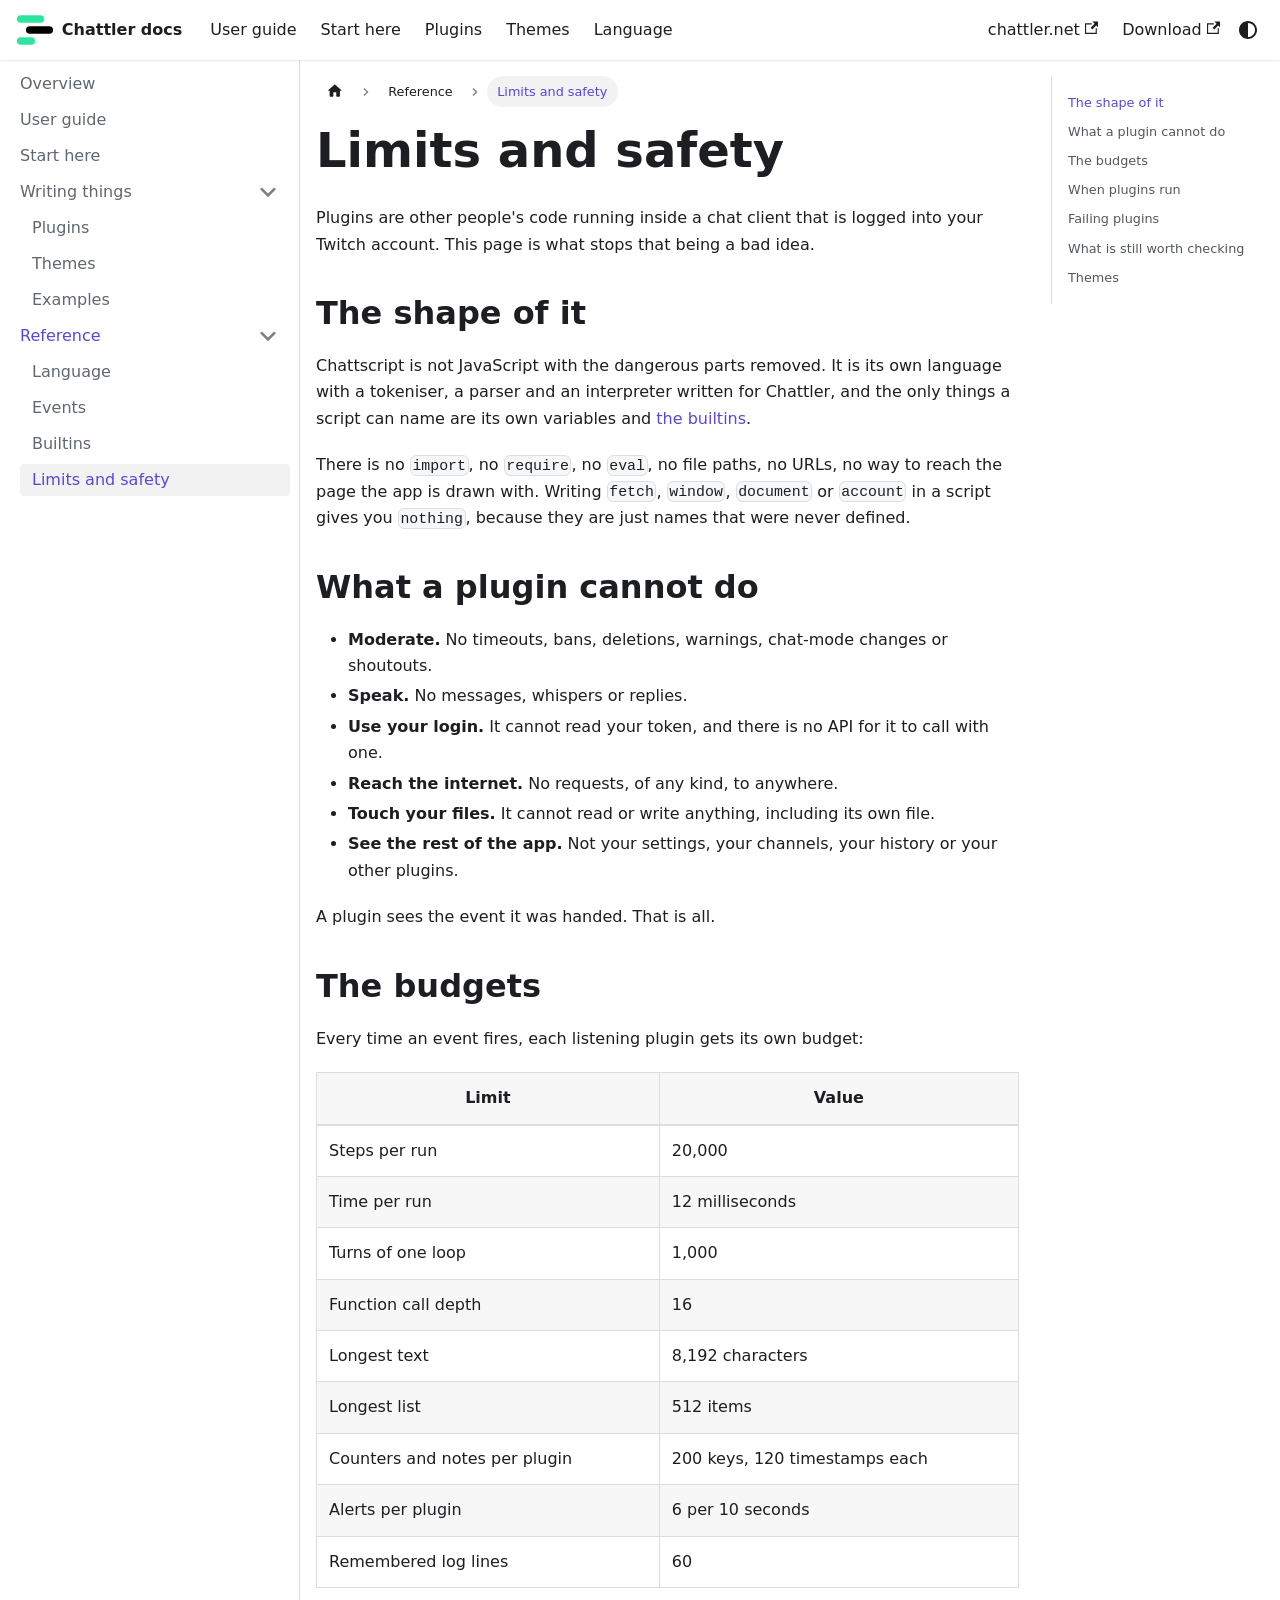
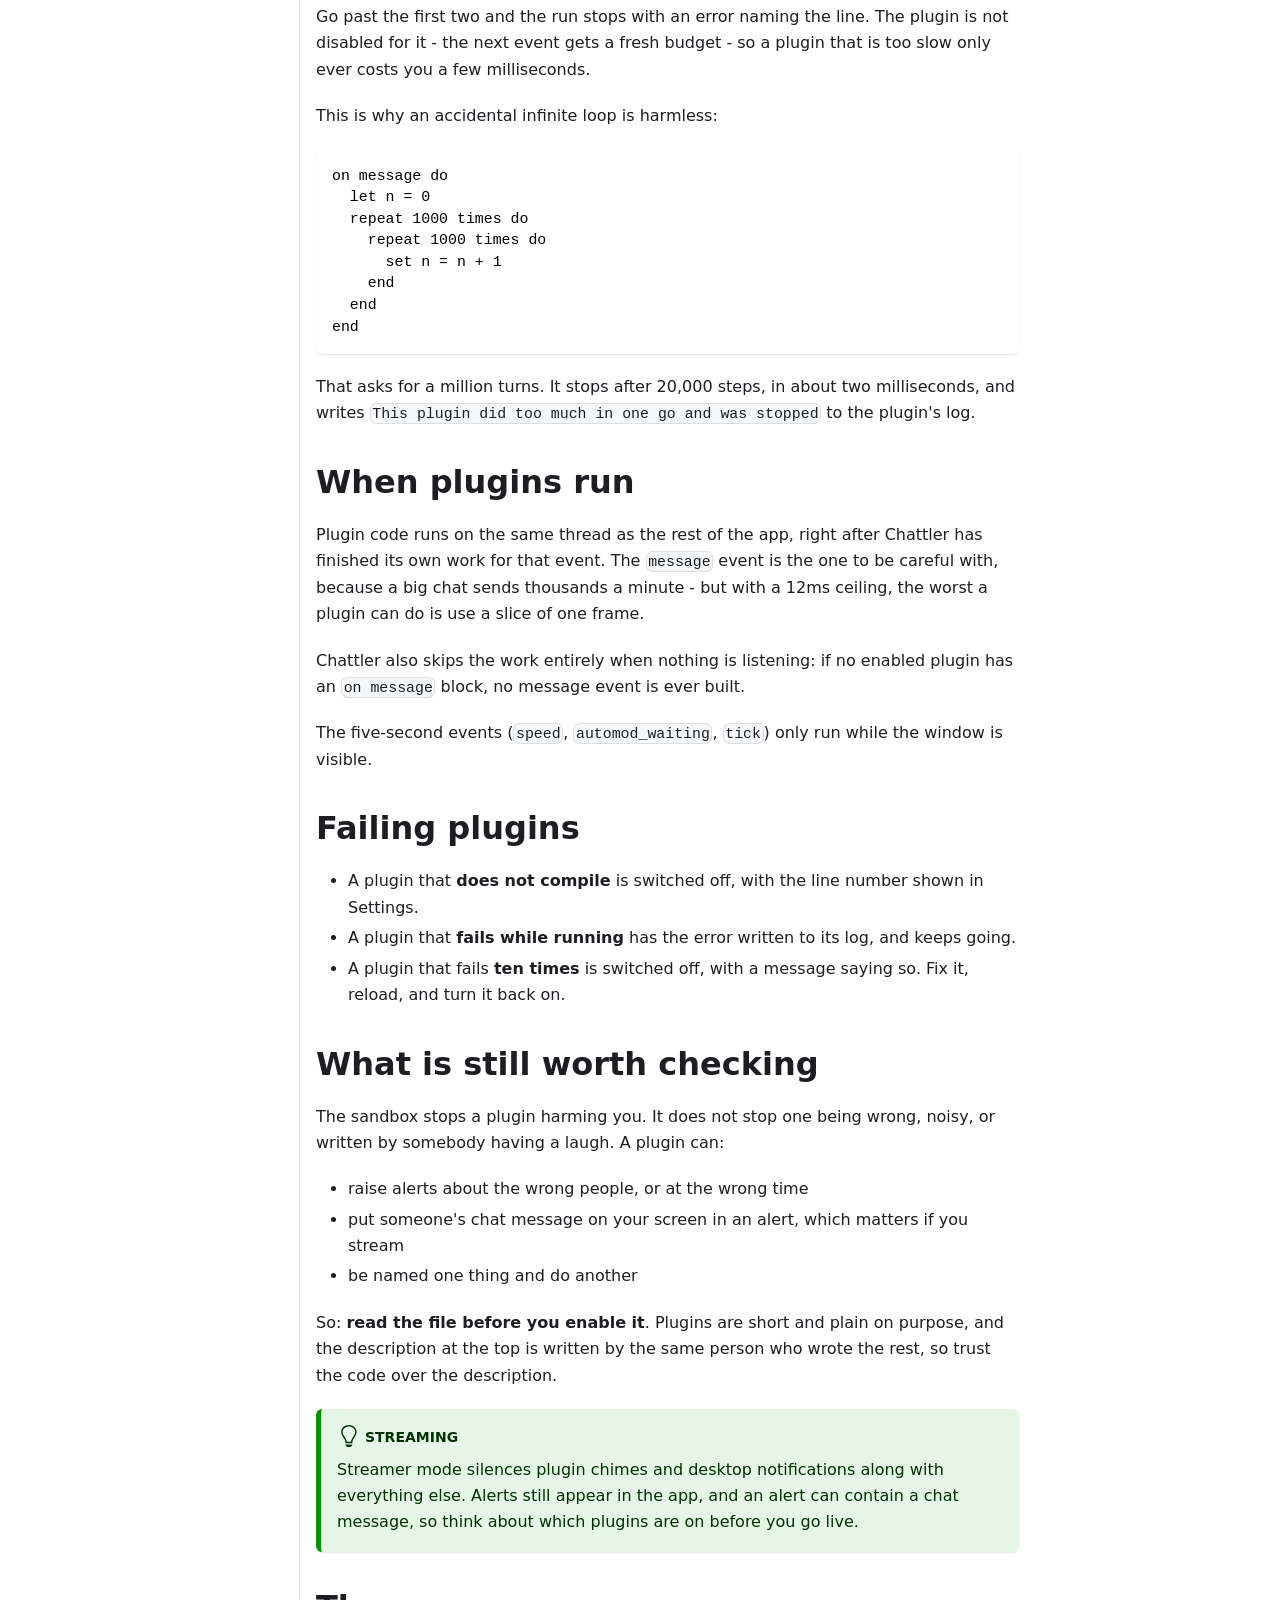
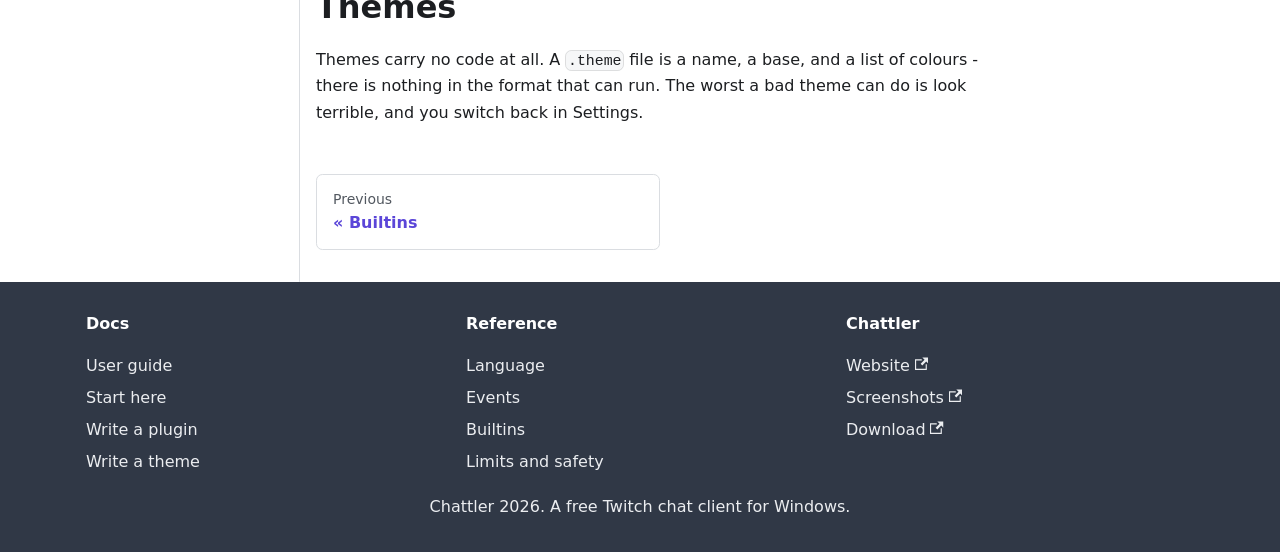
<file: limits.html>
<!doctype html>
<html lang="en" dir="ltr" class="docs-wrapper plugin-docs plugin-id-default docs-version-current docs-doc-page docs-doc-id-limits" data-has-hydrated="false">
<head>
<meta charset="UTF-8">
<meta name="generator" content="Docusaurus v3.10.2">
<title data-rh="true">Limits and safety | Chattler docs</title><meta data-rh="true" name="viewport" content="width=device-width,initial-scale=1"><meta data-rh="true" name="twitter:card" content="summary_large_image"><meta data-rh="true" property="og:image" content="https://docs.chattler.net/img/docs-card.png"><meta data-rh="true" name="twitter:image" content="https://docs.chattler.net/img/docs-card.png"><meta data-rh="true" property="og:url" content="https://docs.chattler.net/limits"><meta data-rh="true" property="og:locale" content="en"><meta data-rh="true" name="docusaurus_locale" content="en"><meta data-rh="true" name="docsearch:language" content="en"><meta data-rh="true" name="keywords" content="Chattler, Chattscript, Twitch chat client, plugins, themes, moderation alerts"><meta data-rh="true" name="docusaurus_version" content="current"><meta data-rh="true" name="docusaurus_tag" content="docs-default-current"><meta data-rh="true" name="docsearch:version" content="current"><meta data-rh="true" name="docsearch:docusaurus_tag" content="docs-default-current"><meta data-rh="true" property="og:title" content="Limits and safety | Chattler docs"><meta data-rh="true" name="description" content="What Chattler plugins are allowed to do, the budgets they run under, and why a bad plugin cannot break your chat client."><meta data-rh="true" property="og:description" content="What Chattler plugins are allowed to do, the budgets they run under, and why a bad plugin cannot break your chat client."><link data-rh="true" rel="icon" href="/img/favicon.ico"><link data-rh="true" rel="canonical" href="https://docs.chattler.net/limits"><link data-rh="true" rel="alternate" href="https://docs.chattler.net/limits" hreflang="en"><link data-rh="true" rel="alternate" href="https://docs.chattler.net/limits" hreflang="x-default"><script data-rh="true" type="application/ld+json">{"@context":"https://schema.org","@type":"BreadcrumbList","itemListElement":[{"@type":"ListItem","position":1,"name":"Limits and safety","item":"https://docs.chattler.net/limits"}]}</script><link rel="stylesheet" href="/assets/css/styles.12a958e6.css">
<script src="/assets/js/runtime~main.bc069a1c.js" defer="defer"></script>
<script src="/assets/js/main.4e175c23.js" defer="defer"></script>
</head>
<body>
<svg style="display: none;"><defs>
<symbol id="theme-svg-external-link" viewBox="0 0 24 24"><path fill="currentColor" d="M21 13v10h-21v-19h12v2h-10v15h17v-8h2zm3-12h-10.988l4.035 4-6.977 7.07 2.828 2.828 6.977-7.07 4.125 4.172v-11z"/></symbol>
</defs></svg>
<script>!function(){var t=function(){try{return new URLSearchParams(window.location.search).get("docusaurus-theme")}catch(t){}}()||function(){try{return window.localStorage.getItem("theme")}catch(t){}}();document.documentElement.setAttribute("data-theme",t||(window.matchMedia("(prefers-color-scheme: dark)").matches?"dark":"light")),document.documentElement.setAttribute("data-theme-choice",t||"system")}(),function(){try{const c=new URLSearchParams(window.location.search).entries();for(var[t,e]of c)if(t.startsWith("docusaurus-data-")){var a=t.replace("docusaurus-data-","data-");document.documentElement.setAttribute(a,e)}}catch(t){}}()</script><div id="__docusaurus"><link rel="preload" as="image" href="/img/logo.svg"><div role="region" aria-label="Skip to main content"><a class="skipToContent_fXgn" href="#__docusaurus_skipToContent_fallback">Skip to main content</a></div><nav aria-label="Main" class="theme-layout-navbar navbar navbar--fixed-top"><div class="navbar__inner"><div class="theme-layout-navbar-left navbar__items"><button aria-label="Toggle navigation bar" aria-expanded="false" class="navbar__toggle clean-btn" type="button"><svg width="30" height="30" viewBox="0 0 30 30" aria-hidden="true"><path stroke="currentColor" stroke-linecap="round" stroke-miterlimit="10" stroke-width="2" d="M4 7h22M4 15h22M4 23h22"></path></svg></button><a class="navbar__brand" href="/"><div class="navbar__logo"><img src="/img/logo.svg" alt="Chattler" class="themedComponent_mlkZ themedComponent--light_NVdE"><img src="/img/logo.svg" alt="Chattler" class="themedComponent_mlkZ themedComponent--dark_xIcU"></div><b class="navbar__title text--truncate">Chattler docs</b></a><a class="navbar__item navbar__link" href="/guide">User guide</a><a class="navbar__item navbar__link" href="/start">Start here</a><a class="navbar__item navbar__link" href="/plugins">Plugins</a><a class="navbar__item navbar__link" href="/themes">Themes</a><a class="navbar__item navbar__link" href="/language">Language</a></div><div class="theme-layout-navbar-right navbar__items navbar__items--right"><a href="https://chattler.net" target="_blank" rel="noopener noreferrer" class="navbar__item navbar__link">chattler.net<svg width="13.5" height="13.5" aria-label="(opens in new tab)" class="iconExternalLink_nPIU"><use href="#theme-svg-external-link"></use></svg></a><a href="https://github.com/Teeeroyyy/chattler" target="_blank" rel="noopener noreferrer" class="navbar__item navbar__link">Download<svg width="13.5" height="13.5" aria-label="(opens in new tab)" class="iconExternalLink_nPIU"><use href="#theme-svg-external-link"></use></svg></a><div class="toggle_vylO colorModeToggle_DEke"><button class="clean-btn toggleButton_gllP toggleButtonDisabled_aARS" type="button" disabled="" title="system mode" aria-label="Switch between dark and light mode (currently system mode)"><svg viewBox="0 0 24 24" width="24" height="24" aria-hidden="true" class="toggleIcon_g3eP lightToggleIcon_pyhR"><path fill="currentColor" d="M12,9c1.65,0,3,1.35,3,3s-1.35,3-3,3s-3-1.35-3-3S10.35,9,12,9 M12,7c-2.76,0-5,2.24-5,5s2.24,5,5,5s5-2.24,5-5 S14.76,7,12,7L12,7z M2,13l2,0c0.55,0,1-0.45,1-1s-0.45-1-1-1l-2,0c-0.55,0-1,0.45-1,1S1.45,13,2,13z M20,13l2,0c0.55,0,1-0.45,1-1 s-0.45-1-1-1l-2,0c-0.55,0-1,0.45-1,1S19.45,13,20,13z M11,2v2c0,0.55,0.45,1,1,1s1-0.45,1-1V2c0-0.55-0.45-1-1-1S11,1.45,11,2z M11,20v2c0,0.55,0.45,1,1,1s1-0.45,1-1v-2c0-0.55-0.45-1-1-1C11.45,19,11,19.45,11,20z M5.99,4.58c-0.39-0.39-1.03-0.39-1.41,0 c-0.39,0.39-0.39,1.03,0,1.41l1.06,1.06c0.39,0.39,1.03,0.39,1.41,0s0.39-1.03,0-1.41L5.99,4.58z M18.36,16.95 c-0.39-0.39-1.03-0.39-1.41,0c-0.39,0.39-0.39,1.03,0,1.41l1.06,1.06c0.39,0.39,1.03,0.39,1.41,0c0.39-0.39,0.39-1.03,0-1.41 L18.36,16.95z M19.42,5.99c0.39-0.39,0.39-1.03,0-1.41c-0.39-0.39-1.03-0.39-1.41,0l-1.06,1.06c-0.39,0.39-0.39,1.03,0,1.41 s1.03,0.39,1.41,0L19.42,5.99z M7.05,18.36c0.39-0.39,0.39-1.03,0-1.41c-0.39-0.39-1.03-0.39-1.41,0l-1.06,1.06 c-0.39,0.39-0.39,1.03,0,1.41s1.03,0.39,1.41,0L7.05,18.36z"></path></svg><svg viewBox="0 0 24 24" width="24" height="24" aria-hidden="true" class="toggleIcon_g3eP darkToggleIcon_wfgR"><path fill="currentColor" d="M9.37,5.51C9.19,6.15,9.1,6.82,9.1,7.5c0,4.08,3.32,7.4,7.4,7.4c0.68,0,1.35-0.09,1.99-0.27C17.45,17.19,14.93,19,12,19 c-3.86,0-7-3.14-7-7C5,9.07,6.81,6.55,9.37,5.51z M12,3c-4.97,0-9,4.03-9,9s4.03,9,9,9s9-4.03,9-9c0-0.46-0.04-0.92-0.1-1.36 c-0.98,1.37-2.58,2.26-4.4,2.26c-2.98,0-5.4-2.42-5.4-5.4c0-1.81,0.89-3.42,2.26-4.4C12.92,3.04,12.46,3,12,3L12,3z"></path></svg><svg viewBox="0 0 24 24" width="24" height="24" aria-hidden="true" class="toggleIcon_g3eP systemToggleIcon_QzmC"><path fill="currentColor" d="m12 21c4.971 0 9-4.029 9-9s-4.029-9-9-9-9 4.029-9 9 4.029 9 9 9zm4.95-13.95c1.313 1.313 2.05 3.093 2.05 4.95s-0.738 3.637-2.05 4.95c-1.313 1.313-3.093 2.05-4.95 2.05v-14c1.857 0 3.637 0.737 4.95 2.05z"></path></svg></button></div><div class="navbarSearchContainer_Bca1"></div></div></div><div role="presentation" class="navbar-sidebar__backdrop"></div></nav><div id="__docusaurus_skipToContent_fallback" class="theme-layout-main main-wrapper mainWrapper_z2l0"><div class="docsWrapper_hBAB"><button aria-label="Scroll back to top" class="clean-btn theme-back-to-top-button backToTopButton_sjWU" type="button"></button><div class="docRoot_UBD9"><aside class="theme-doc-sidebar-container docSidebarContainer_YfHR"><div class="sidebarViewport_aRkj"><div class="sidebar_njMd"><nav aria-label="Docs sidebar" class="menu thin-scrollbar menu_SIkG"><ul class="theme-doc-sidebar-menu menu__list"><li class="theme-doc-sidebar-item-link theme-doc-sidebar-item-link-level-1 menu__list-item"><a class="menu__link" href="/"><span class="linkLabel_WmDU">Overview</span></a></li><li class="theme-doc-sidebar-item-link theme-doc-sidebar-item-link-level-1 menu__list-item"><a class="menu__link" href="/guide"><span class="linkLabel_WmDU">User guide</span></a></li><li class="theme-doc-sidebar-item-link theme-doc-sidebar-item-link-level-1 menu__list-item"><a class="menu__link" href="/start"><span class="linkLabel_WmDU">Start here</span></a></li><li class="theme-doc-sidebar-item-category theme-doc-sidebar-item-category-level-1 menu__list-item"><div class="menu__list-item-collapsible"><a class="categoryLink_byQd menu__link menu__link--sublist menu__link--sublist-caret" role="button" aria-expanded="true" href="/plugins"><span class="categoryLinkLabel_W154">Writing things</span></a></div><ul class="menu__list"><li class="theme-doc-sidebar-item-link theme-doc-sidebar-item-link-level-2 menu__list-item"><a class="menu__link" tabindex="0" href="/plugins"><span class="linkLabel_WmDU">Plugins</span></a></li><li class="theme-doc-sidebar-item-link theme-doc-sidebar-item-link-level-2 menu__list-item"><a class="menu__link" tabindex="0" href="/themes"><span class="linkLabel_WmDU">Themes</span></a></li><li class="theme-doc-sidebar-item-link theme-doc-sidebar-item-link-level-2 menu__list-item"><a class="menu__link" tabindex="0" href="/examples"><span class="linkLabel_WmDU">Examples</span></a></li></ul></li><li class="theme-doc-sidebar-item-category theme-doc-sidebar-item-category-level-1 menu__list-item"><div class="menu__list-item-collapsible"><a class="categoryLink_byQd menu__link menu__link--sublist menu__link--sublist-caret menu__link--active" role="button" aria-expanded="true" href="/language"><span class="categoryLinkLabel_W154">Reference</span></a></div><ul class="menu__list"><li class="theme-doc-sidebar-item-link theme-doc-sidebar-item-link-level-2 menu__list-item"><a class="menu__link" tabindex="0" href="/language"><span class="linkLabel_WmDU">Language</span></a></li><li class="theme-doc-sidebar-item-link theme-doc-sidebar-item-link-level-2 menu__list-item"><a class="menu__link" tabindex="0" href="/events"><span class="linkLabel_WmDU">Events</span></a></li><li class="theme-doc-sidebar-item-link theme-doc-sidebar-item-link-level-2 menu__list-item"><a class="menu__link" tabindex="0" href="/builtins"><span class="linkLabel_WmDU">Builtins</span></a></li><li class="theme-doc-sidebar-item-link theme-doc-sidebar-item-link-level-2 menu__list-item"><a class="menu__link menu__link--active" aria-current="page" tabindex="0" href="/limits"><span class="linkLabel_WmDU">Limits and safety</span></a></li></ul></li></ul></nav></div></div></aside><main class="docMainContainer_TBSr"><div class="container padding-top--md padding-bottom--lg"><div class="row"><div class="col docItemCol_VOVn"><div class="docItemContainer_Djhp"><article><nav class="theme-doc-breadcrumbs breadcrumbsContainer_Z_bl" aria-label="Breadcrumbs"><ul class="breadcrumbs"><li class="breadcrumbs__item"><a aria-label="Home page" class="breadcrumbs__link" href="/"><svg viewBox="0 0 24 24" class="breadcrumbHomeIcon_YNFT"><path d="M10 19v-5h4v5c0 .55.45 1 1 1h3c.55 0 1-.45 1-1v-7h1.7c.46 0 .68-.57.33-.87L12.67 3.6c-.38-.34-.96-.34-1.34 0l-8.36 7.53c-.34.3-.13.87.33.87H5v7c0 .55.45 1 1 1h3c.55 0 1-.45 1-1z" fill="currentColor"></path></svg></a></li><li class="breadcrumbs__item"><span class="breadcrumbs__link">Reference</span></li><li class="breadcrumbs__item breadcrumbs__item--active"><span class="breadcrumbs__link">Limits and safety</span></li></ul></nav><div class="tocCollapsible_ETCw theme-doc-toc-mobile tocMobile_ITEo"><button type="button" class="clean-btn tocCollapsibleButton_TO0P">On this page</button></div><div class="theme-doc-markdown markdown"><header><h1>Limits and safety</h1></header>
<p>Plugins are other people&#x27;s code running inside a chat client that is logged into your Twitch account. This page is what stops that being a bad idea.</p>
<h2 class="anchor anchorTargetStickyNavbar_Vzrq" id="the-shape-of-it">The shape of it<a href="#the-shape-of-it" class="hash-link" aria-label="Direct link to The shape of it" title="Direct link to The shape of it" translate="no">​</a></h2>
<p>Chattscript is not JavaScript with the dangerous parts removed. It is its own language with a tokeniser, a parser and an interpreter written for Chattler, and the only things a script can name are its own variables and <a class="" href="/builtins">the builtins</a>.</p>
<p>There is no <code>import</code>, no <code>require</code>, no <code>eval</code>, no file paths, no URLs, no way to reach the page the app is drawn with. Writing <code>fetch</code>, <code>window</code>, <code>document</code> or <code>account</code> in a script gives you <code>nothing</code>, because they are just names that were never defined.</p>
<h2 class="anchor anchorTargetStickyNavbar_Vzrq" id="what-a-plugin-cannot-do">What a plugin cannot do<a href="#what-a-plugin-cannot-do" class="hash-link" aria-label="Direct link to What a plugin cannot do" title="Direct link to What a plugin cannot do" translate="no">​</a></h2>
<ul>
<li class=""><strong>Moderate.</strong> No timeouts, bans, deletions, warnings, chat-mode changes or shoutouts.</li>
<li class=""><strong>Speak.</strong> No messages, whispers or replies.</li>
<li class=""><strong>Use your login.</strong> It cannot read your token, and there is no API for it to call with one.</li>
<li class=""><strong>Reach the internet.</strong> No requests, of any kind, to anywhere.</li>
<li class=""><strong>Touch your files.</strong> It cannot read or write anything, including its own file.</li>
<li class=""><strong>See the rest of the app.</strong> Not your settings, your channels, your history or your other plugins.</li>
</ul>
<p>A plugin sees the event it was handed. That is all.</p>
<h2 class="anchor anchorTargetStickyNavbar_Vzrq" id="the-budgets">The budgets<a href="#the-budgets" class="hash-link" aria-label="Direct link to The budgets" title="Direct link to The budgets" translate="no">​</a></h2>
<p>Every time an event fires, each listening plugin gets its own budget:</p>
<table><thead><tr><th>Limit</th><th>Value</th></tr></thead><tbody><tr><td>Steps per run</td><td>20,000</td></tr><tr><td>Time per run</td><td>12 milliseconds</td></tr><tr><td>Turns of one loop</td><td>1,000</td></tr><tr><td>Function call depth</td><td>16</td></tr><tr><td>Longest text</td><td>8,192 characters</td></tr><tr><td>Longest list</td><td>512 items</td></tr><tr><td>Counters and notes per plugin</td><td>200 keys, 120 timestamps each</td></tr><tr><td>Alerts per plugin</td><td>6 per 10 seconds</td></tr><tr><td>Remembered log lines</td><td>60</td></tr></tbody></table>
<p>Go past the first two and the run stops with an error naming the line. The plugin is not disabled for it - the next event gets a fresh budget - so a plugin that is too slow only ever costs you a few milliseconds.</p>
<p>This is why an accidental infinite loop is harmless:</p>
<div class="language-ruby codeBlockContainer_Ckt0 theme-code-block" style="--prism-color:#9CDCFE;--prism-background-color:#1E1E1E"><div class="codeBlockContent_QJqH"><pre tabindex="0" class="prism-code language-ruby codeBlock_bY9V thin-scrollbar" style="color:#9CDCFE;background-color:#1E1E1E"><code class="codeBlockLines_e6Vv"><div class="token-line" style="color:#9CDCFE"><span class="token plain">on message do</span><br></div><div class="token-line" style="color:#9CDCFE"><span class="token plain">  let n = 0</span><br></div><div class="token-line" style="color:#9CDCFE"><span class="token plain">  repeat 1000 times do</span><br></div><div class="token-line" style="color:#9CDCFE"><span class="token plain">    repeat 1000 times do</span><br></div><div class="token-line" style="color:#9CDCFE"><span class="token plain">      set n = n + 1</span><br></div><div class="token-line" style="color:#9CDCFE"><span class="token plain">    end</span><br></div><div class="token-line" style="color:#9CDCFE"><span class="token plain">  end</span><br></div><div class="token-line" style="color:#9CDCFE"><span class="token plain">end</span><br></div></code></pre></div></div>
<p>That asks for a million turns. It stops after 20,000 steps, in about two milliseconds, and writes <code>This plugin did too much in one go and was stopped</code> to the plugin&#x27;s log.</p>
<h2 class="anchor anchorTargetStickyNavbar_Vzrq" id="when-plugins-run">When plugins run<a href="#when-plugins-run" class="hash-link" aria-label="Direct link to When plugins run" title="Direct link to When plugins run" translate="no">​</a></h2>
<p>Plugin code runs on the same thread as the rest of the app, right after Chattler has finished its own work for that event. The <code>message</code> event is the one to be careful with, because a big chat sends thousands a minute - but with a 12ms ceiling, the worst a plugin can do is use a slice of one frame.</p>
<p>Chattler also skips the work entirely when nothing is listening: if no enabled plugin has an <code>on message</code> block, no message event is ever built.</p>
<p>The five-second events (<code>speed</code>, <code>automod_waiting</code>, <code>tick</code>) only run while the window is visible.</p>
<h2 class="anchor anchorTargetStickyNavbar_Vzrq" id="failing-plugins">Failing plugins<a href="#failing-plugins" class="hash-link" aria-label="Direct link to Failing plugins" title="Direct link to Failing plugins" translate="no">​</a></h2>
<ul>
<li class="">A plugin that <strong>does not compile</strong> is switched off, with the line number shown in Settings.</li>
<li class="">A plugin that <strong>fails while running</strong> has the error written to its log, and keeps going.</li>
<li class="">A plugin that fails <strong>ten times</strong> is switched off, with a message saying so. Fix it, reload, and turn it back on.</li>
</ul>
<h2 class="anchor anchorTargetStickyNavbar_Vzrq" id="what-is-still-worth-checking">What is still worth checking<a href="#what-is-still-worth-checking" class="hash-link" aria-label="Direct link to What is still worth checking" title="Direct link to What is still worth checking" translate="no">​</a></h2>
<p>The sandbox stops a plugin harming you. It does not stop one being wrong, noisy, or written by somebody having a laugh. A plugin can:</p>
<ul>
<li class="">raise alerts about the wrong people, or at the wrong time</li>
<li class="">put someone&#x27;s chat message on your screen in an alert, which matters if you stream</li>
<li class="">be named one thing and do another</li>
</ul>
<p>So: <strong>read the file before you enable it</strong>. Plugins are short and plain on purpose, and the description at the top is written by the same person who wrote the rest, so trust the code over the description.</p>
<div class="theme-admonition theme-admonition-tip admonition_xJq3 alert alert--success"><div class="admonitionHeading_Gvgb"><span class="admonitionIcon_Rf37"><svg viewBox="0 0 12 16"><path fill-rule="evenodd" d="M6.5 0C3.48 0 1 2.19 1 5c0 .92.55 2.25 1 3 1.34 2.25 1.78 2.78 2 4v1h5v-1c.22-1.22.66-1.75 2-4 .45-.75 1-2.08 1-3 0-2.81-2.48-5-5.5-5zm3.64 7.48c-.25.44-.47.8-.67 1.11-.86 1.41-1.25 2.06-1.45 3.23-.02.05-.02.11-.02.17H5c0-.06 0-.13-.02-.17-.2-1.17-.59-1.83-1.45-3.23-.2-.31-.42-.67-.67-1.11C2.44 6.78 2 5.65 2 5c0-2.2 2.02-4 4.5-4 1.22 0 2.36.42 3.22 1.19C10.55 2.94 11 3.94 11 5c0 .66-.44 1.78-.86 2.48zM4 14h5c-.23 1.14-1.3 2-2.5 2s-2.27-.86-2.5-2z"></path></svg></span>Streaming</div><div class="admonitionContent_BuS1"><p>Streamer mode silences plugin chimes and desktop notifications along with everything else. Alerts still appear in the app, and an alert can contain a chat message, so think about which plugins are on before you go live.</p></div></div>
<h2 class="anchor anchorTargetStickyNavbar_Vzrq" id="themes">Themes<a href="#themes" class="hash-link" aria-label="Direct link to Themes" title="Direct link to Themes" translate="no">​</a></h2>
<p>Themes carry no code at all. A <code>.theme</code> file is a name, a base, and a list of colours - there is nothing in the format that can run. The worst a bad theme can do is look terrible, and you switch back in Settings.</p></div></article><nav class="docusaurus-mt-lg pagination-nav" aria-label="Docs pages"><a class="pagination-nav__link pagination-nav__link--prev" href="/builtins"><div class="pagination-nav__sublabel">Previous</div><div class="pagination-nav__label">Builtins</div></a></nav></div></div><div class="col col--3"><div class="tableOfContents_bqdL thin-scrollbar theme-doc-toc-desktop"><ul class="table-of-contents table-of-contents__left-border"><li><a href="#the-shape-of-it" class="table-of-contents__link toc-highlight">The shape of it</a></li><li><a href="#what-a-plugin-cannot-do" class="table-of-contents__link toc-highlight">What a plugin cannot do</a></li><li><a href="#the-budgets" class="table-of-contents__link toc-highlight">The budgets</a></li><li><a href="#when-plugins-run" class="table-of-contents__link toc-highlight">When plugins run</a></li><li><a href="#failing-plugins" class="table-of-contents__link toc-highlight">Failing plugins</a></li><li><a href="#what-is-still-worth-checking" class="table-of-contents__link toc-highlight">What is still worth checking</a></li><li><a href="#themes" class="table-of-contents__link toc-highlight">Themes</a></li></ul></div></div></div></div></main></div></div></div><footer class="theme-layout-footer footer footer--dark"><div class="container container-fluid"><div class="row footer__links"><div class="theme-layout-footer-column col footer__col"><div class="footer__title">Docs</div><ul class="footer__items clean-list"><li class="footer__item"><a class="footer__link-item" href="/guide">User guide</a></li><li class="footer__item"><a class="footer__link-item" href="/start">Start here</a></li><li class="footer__item"><a class="footer__link-item" href="/plugins">Write a plugin</a></li><li class="footer__item"><a class="footer__link-item" href="/themes">Write a theme</a></li></ul></div><div class="theme-layout-footer-column col footer__col"><div class="footer__title">Reference</div><ul class="footer__items clean-list"><li class="footer__item"><a class="footer__link-item" href="/language">Language</a></li><li class="footer__item"><a class="footer__link-item" href="/events">Events</a></li><li class="footer__item"><a class="footer__link-item" href="/builtins">Builtins</a></li><li class="footer__item"><a class="footer__link-item" href="/limits">Limits and safety</a></li></ul></div><div class="theme-layout-footer-column col footer__col"><div class="footer__title">Chattler</div><ul class="footer__items clean-list"><li class="footer__item"><a href="https://chattler.net" target="_blank" rel="noopener noreferrer" class="footer__link-item">Website<svg width="13.5" height="13.5" aria-label="(opens in new tab)" class="iconExternalLink_nPIU"><use href="#theme-svg-external-link"></use></svg></a></li><li class="footer__item"><a href="https://chattler.net/screenshots/" target="_blank" rel="noopener noreferrer" class="footer__link-item">Screenshots<svg width="13.5" height="13.5" aria-label="(opens in new tab)" class="iconExternalLink_nPIU"><use href="#theme-svg-external-link"></use></svg></a></li><li class="footer__item"><a href="https://chattler.net/#download" target="_blank" rel="noopener noreferrer" class="footer__link-item">Download<svg width="13.5" height="13.5" aria-label="(opens in new tab)" class="iconExternalLink_nPIU"><use href="#theme-svg-external-link"></use></svg></a></li></ul></div></div><div class="footer__bottom text--center"><div class="footer__copyright">Chattler 2026. A free Twitch chat client for Windows.</div></div></div></footer></div>
</body>
</html>
</file>
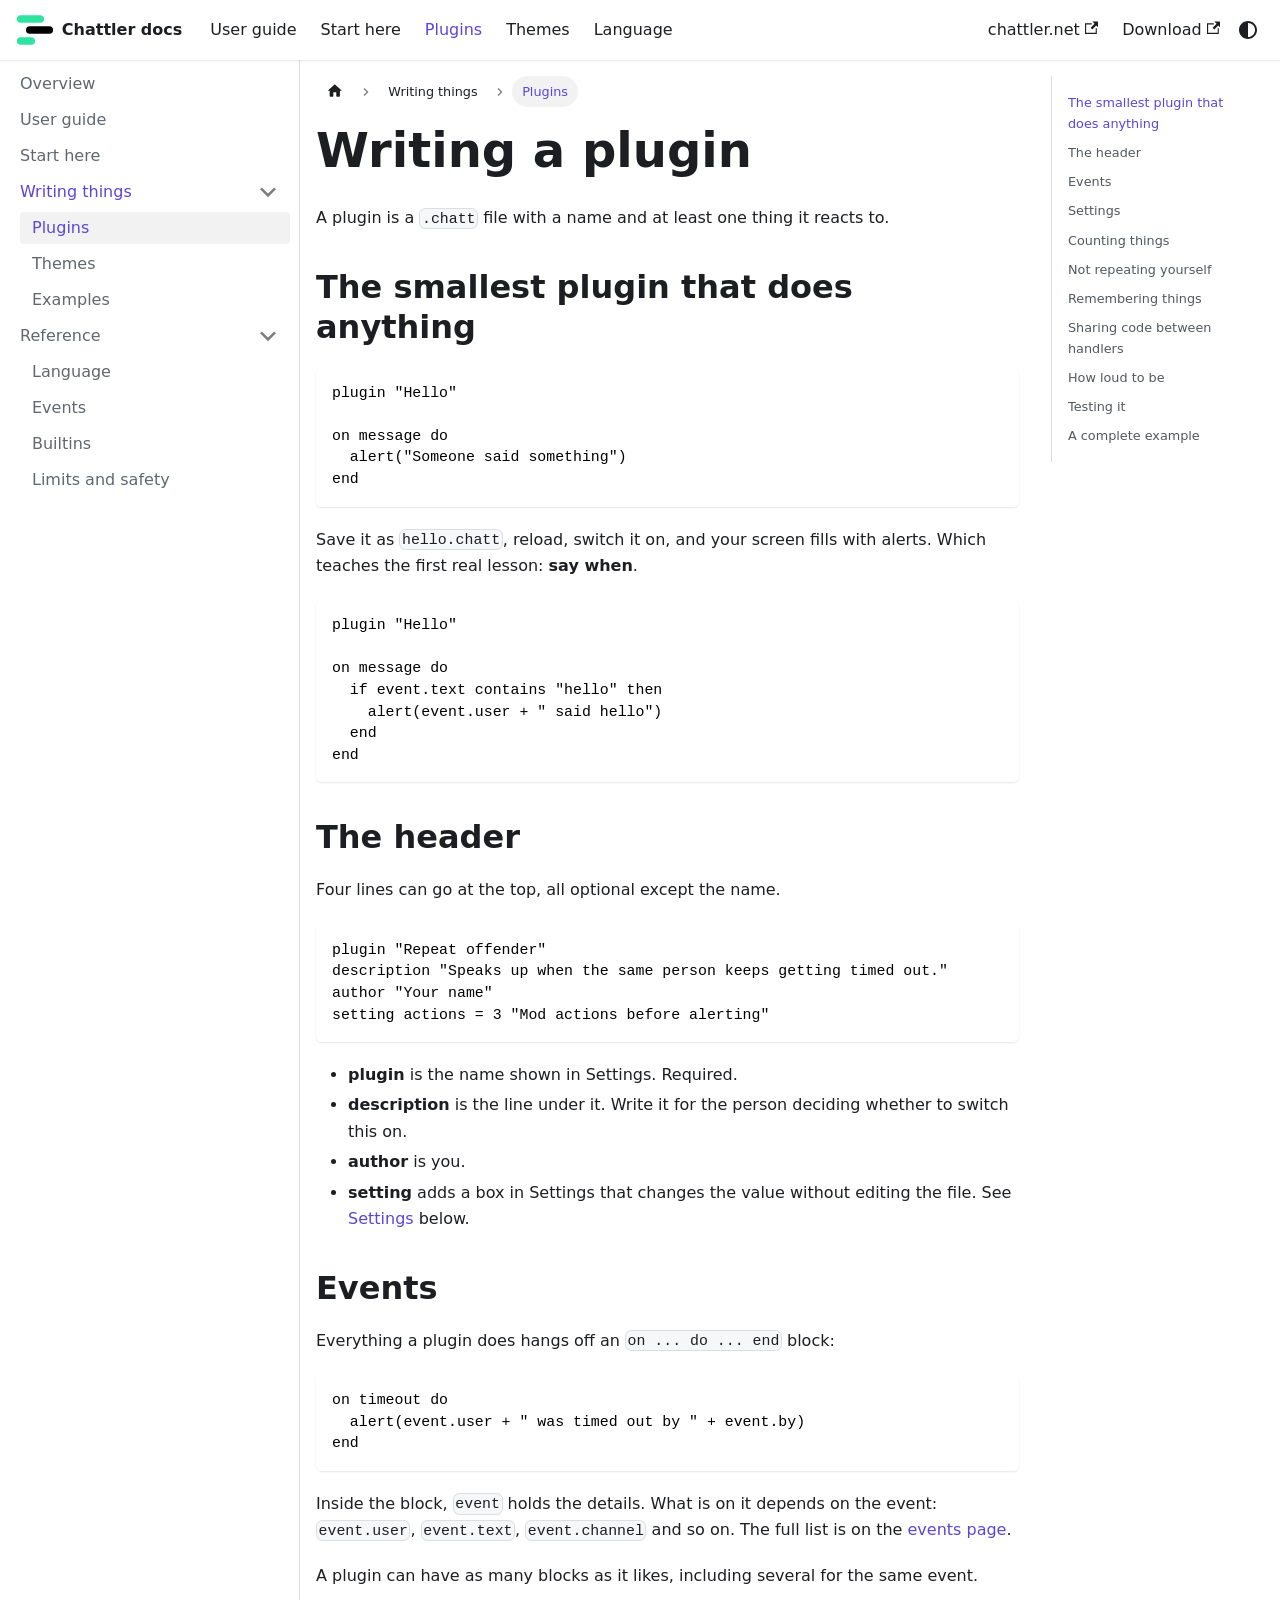
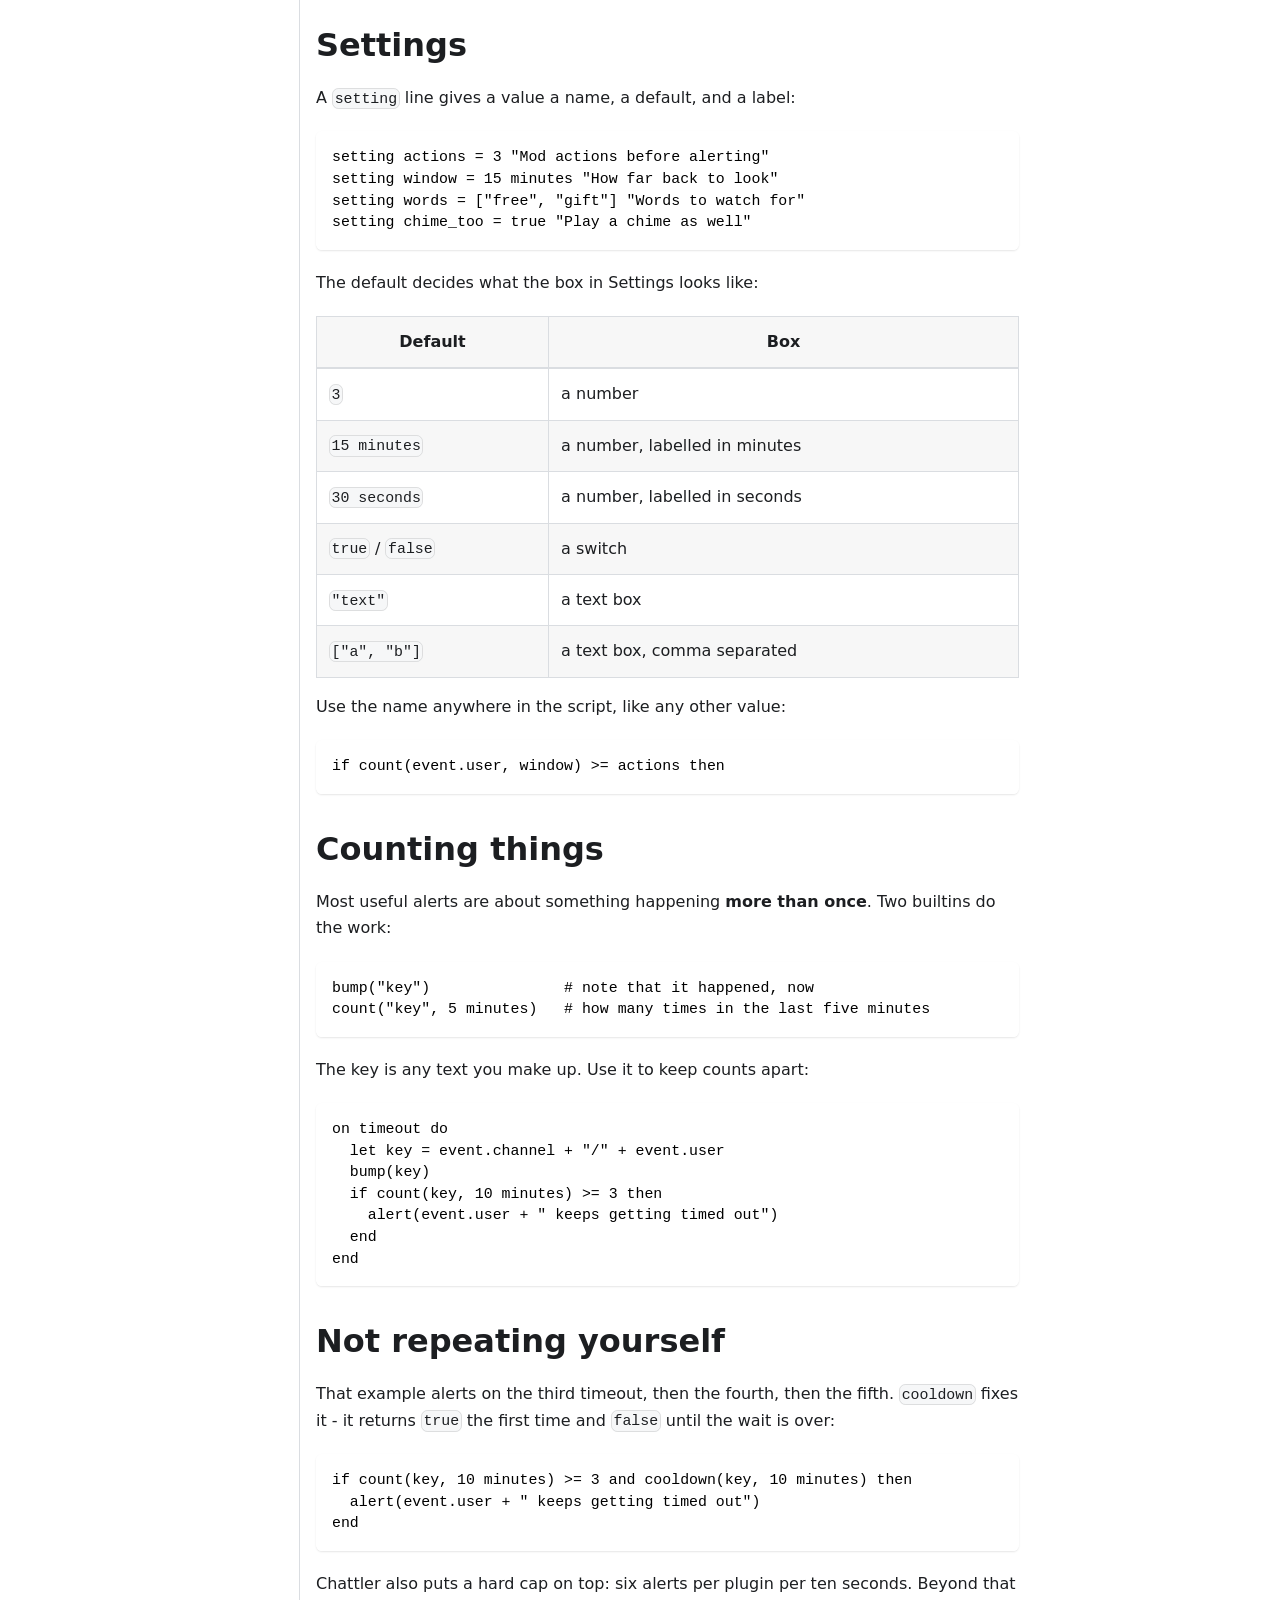
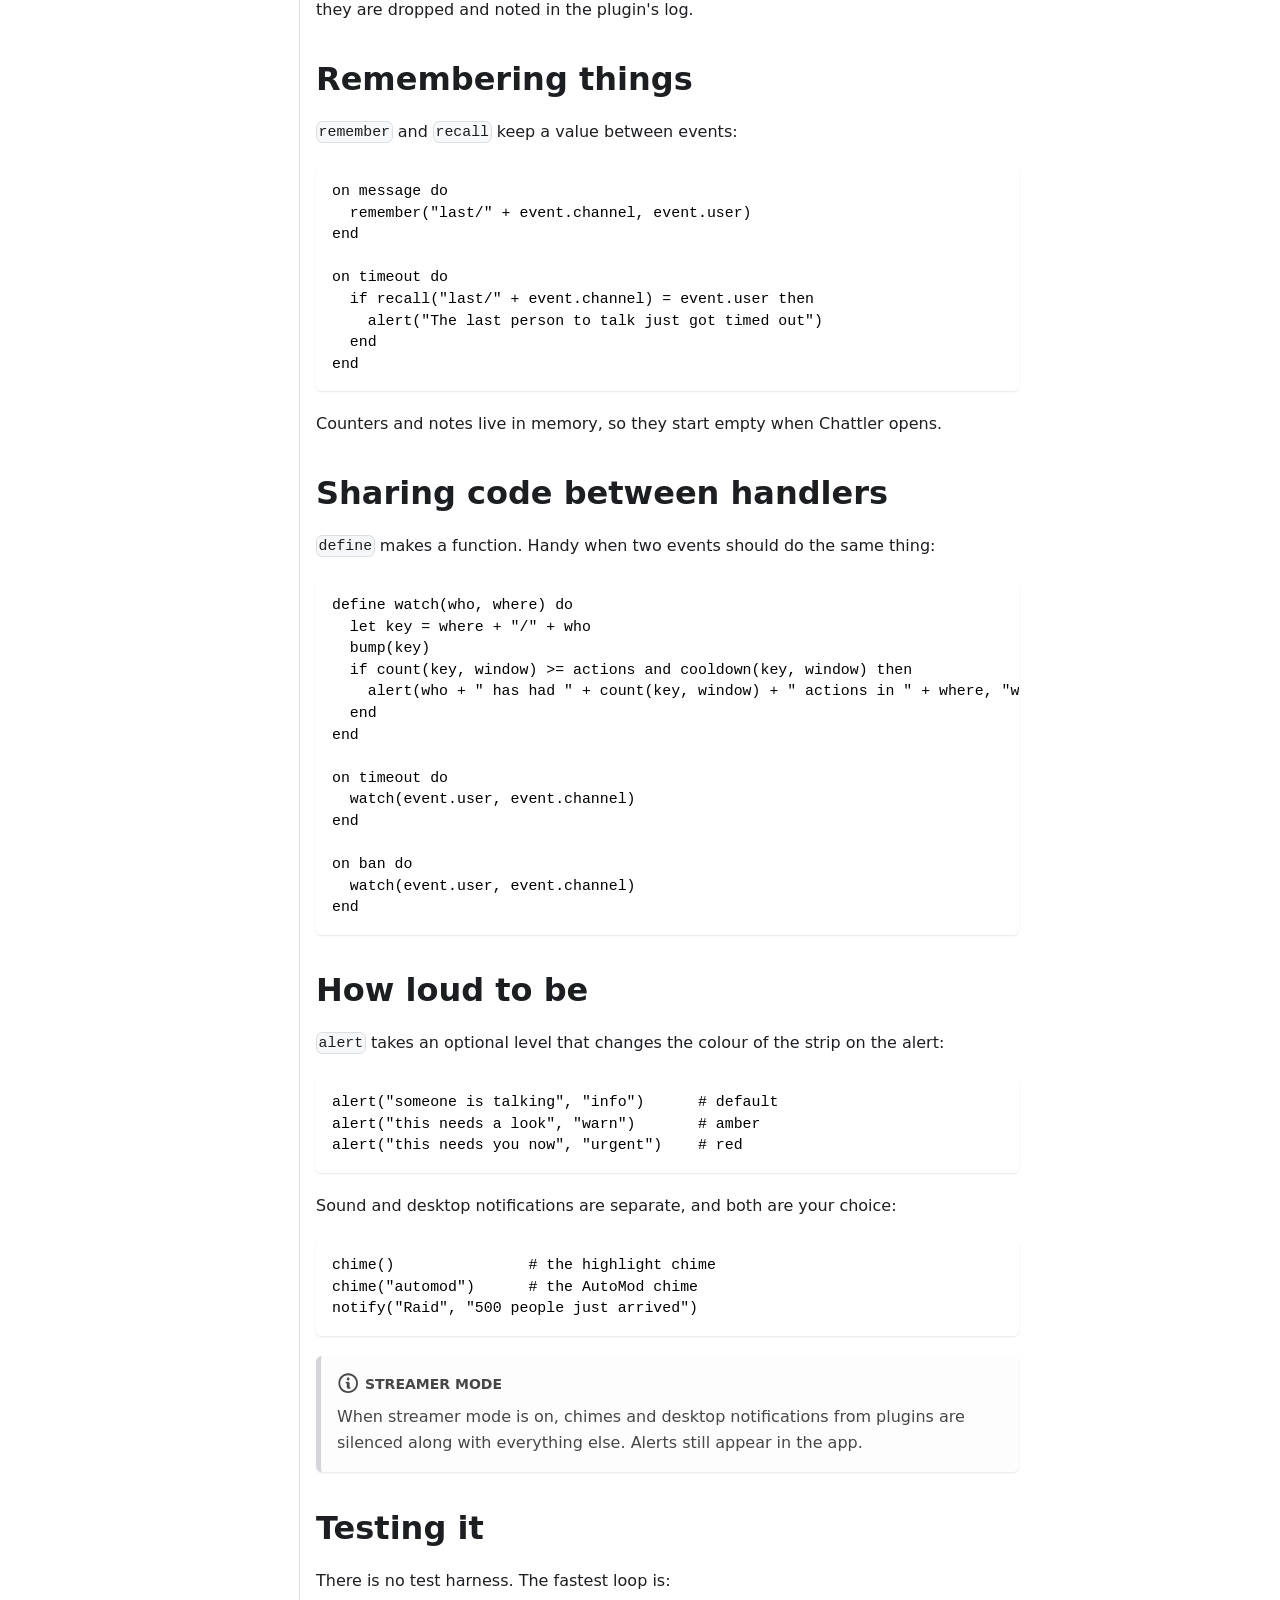
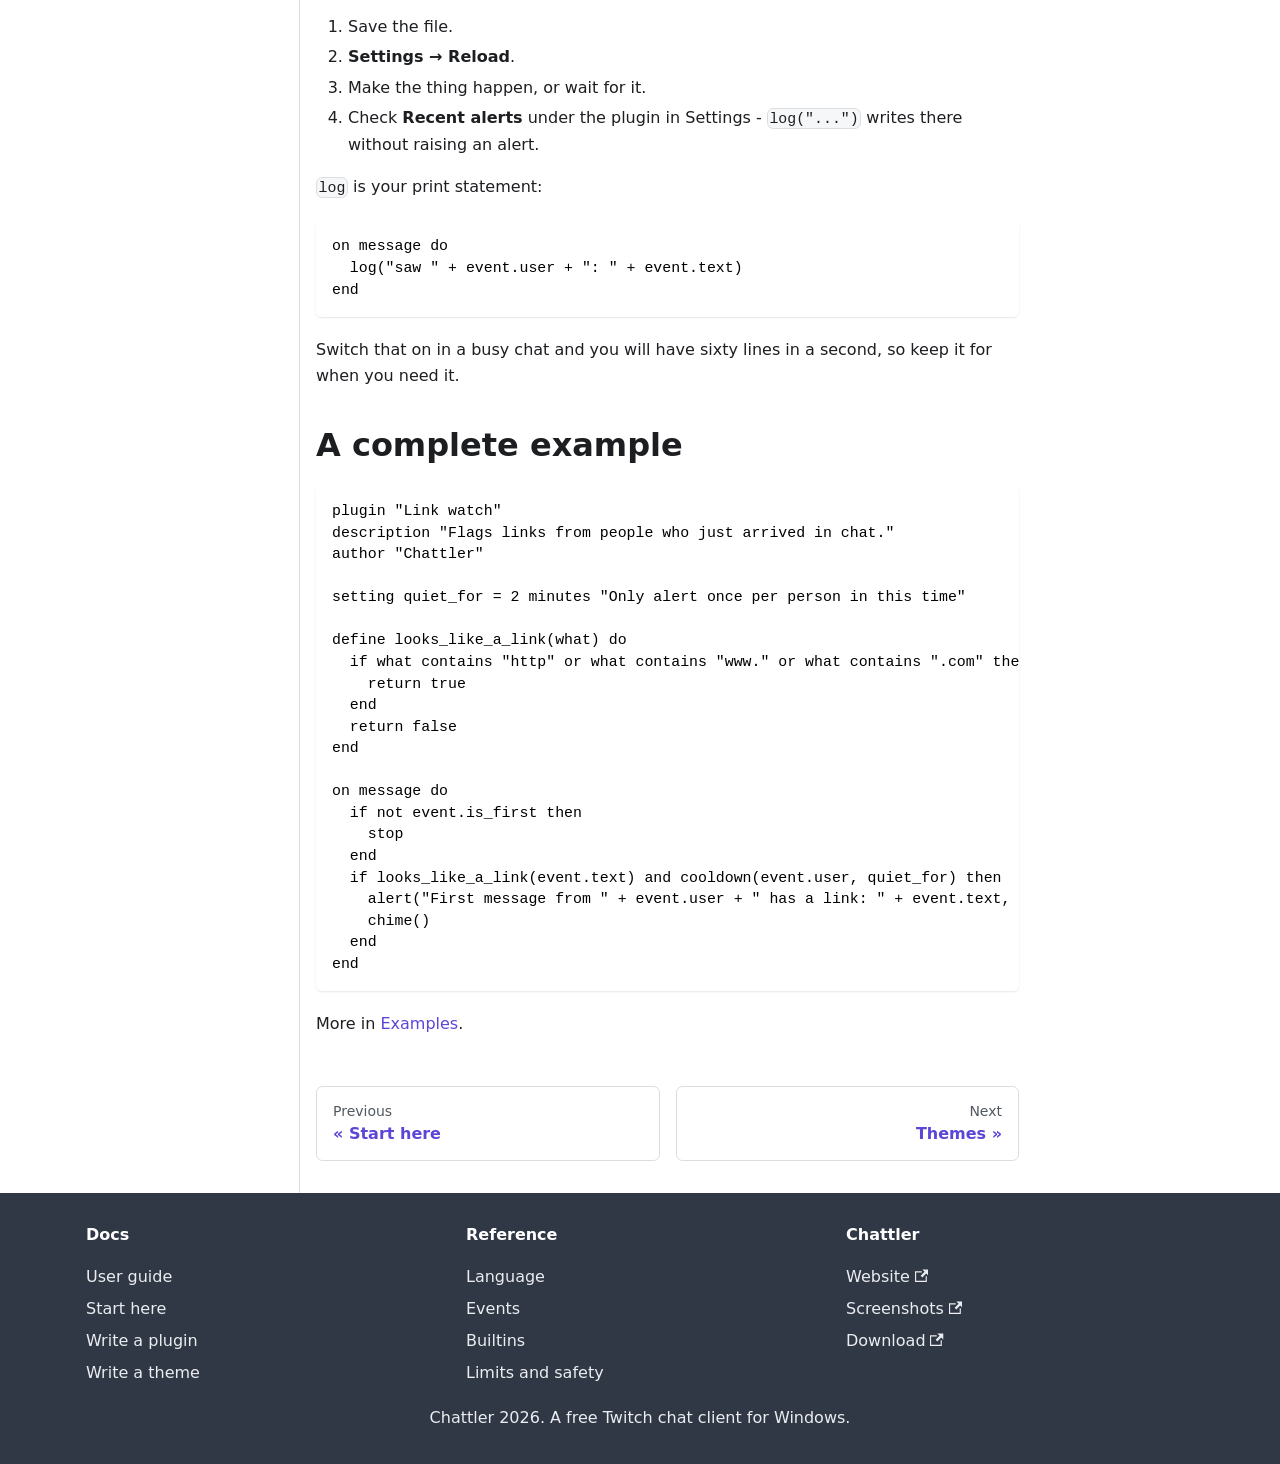
<file: plugins.html>
<!doctype html>
<html lang="en" dir="ltr" class="docs-wrapper plugin-docs plugin-id-default docs-version-current docs-doc-page docs-doc-id-plugins" data-has-hydrated="false">
<head>
<meta charset="UTF-8">
<meta name="generator" content="Docusaurus v3.10.2">
<title data-rh="true">Writing a plugin | Chattler docs</title><meta data-rh="true" name="viewport" content="width=device-width,initial-scale=1"><meta data-rh="true" name="twitter:card" content="summary_large_image"><meta data-rh="true" property="og:image" content="https://docs.chattler.net/img/docs-card.png"><meta data-rh="true" name="twitter:image" content="https://docs.chattler.net/img/docs-card.png"><meta data-rh="true" property="og:url" content="https://docs.chattler.net/plugins"><meta data-rh="true" property="og:locale" content="en"><meta data-rh="true" name="docusaurus_locale" content="en"><meta data-rh="true" name="docsearch:language" content="en"><meta data-rh="true" name="keywords" content="Chattler, Chattscript, Twitch chat client, plugins, themes, moderation alerts"><meta data-rh="true" name="docusaurus_version" content="current"><meta data-rh="true" name="docusaurus_tag" content="docs-default-current"><meta data-rh="true" name="docsearch:version" content="current"><meta data-rh="true" name="docsearch:docusaurus_tag" content="docs-default-current"><meta data-rh="true" property="og:title" content="Writing a plugin | Chattler docs"><meta data-rh="true" name="description" content="Build a Chattler plugin from scratch - the header, events, settings, counters and cooldowns."><meta data-rh="true" property="og:description" content="Build a Chattler plugin from scratch - the header, events, settings, counters and cooldowns."><link data-rh="true" rel="icon" href="/img/favicon.ico"><link data-rh="true" rel="canonical" href="https://docs.chattler.net/plugins"><link data-rh="true" rel="alternate" href="https://docs.chattler.net/plugins" hreflang="en"><link data-rh="true" rel="alternate" href="https://docs.chattler.net/plugins" hreflang="x-default"><script data-rh="true" type="application/ld+json">{"@context":"https://schema.org","@type":"BreadcrumbList","itemListElement":[{"@type":"ListItem","position":1,"name":"Plugins","item":"https://docs.chattler.net/plugins"}]}</script><link rel="stylesheet" href="/assets/css/styles.12a958e6.css">
<script src="/assets/js/runtime~main.bc069a1c.js" defer="defer"></script>
<script src="/assets/js/main.4e175c23.js" defer="defer"></script>
</head>
<body>
<svg style="display: none;"><defs>
<symbol id="theme-svg-external-link" viewBox="0 0 24 24"><path fill="currentColor" d="M21 13v10h-21v-19h12v2h-10v15h17v-8h2zm3-12h-10.988l4.035 4-6.977 7.07 2.828 2.828 6.977-7.07 4.125 4.172v-11z"/></symbol>
</defs></svg>
<script>!function(){var t=function(){try{return new URLSearchParams(window.location.search).get("docusaurus-theme")}catch(t){}}()||function(){try{return window.localStorage.getItem("theme")}catch(t){}}();document.documentElement.setAttribute("data-theme",t||(window.matchMedia("(prefers-color-scheme: dark)").matches?"dark":"light")),document.documentElement.setAttribute("data-theme-choice",t||"system")}(),function(){try{const c=new URLSearchParams(window.location.search).entries();for(var[t,e]of c)if(t.startsWith("docusaurus-data-")){var a=t.replace("docusaurus-data-","data-");document.documentElement.setAttribute(a,e)}}catch(t){}}()</script><div id="__docusaurus"><link rel="preload" as="image" href="/img/logo.svg"><div role="region" aria-label="Skip to main content"><a class="skipToContent_fXgn" href="#__docusaurus_skipToContent_fallback">Skip to main content</a></div><nav aria-label="Main" class="theme-layout-navbar navbar navbar--fixed-top"><div class="navbar__inner"><div class="theme-layout-navbar-left navbar__items"><button aria-label="Toggle navigation bar" aria-expanded="false" class="navbar__toggle clean-btn" type="button"><svg width="30" height="30" viewBox="0 0 30 30" aria-hidden="true"><path stroke="currentColor" stroke-linecap="round" stroke-miterlimit="10" stroke-width="2" d="M4 7h22M4 15h22M4 23h22"></path></svg></button><a class="navbar__brand" href="/"><div class="navbar__logo"><img src="/img/logo.svg" alt="Chattler" class="themedComponent_mlkZ themedComponent--light_NVdE"><img src="/img/logo.svg" alt="Chattler" class="themedComponent_mlkZ themedComponent--dark_xIcU"></div><b class="navbar__title text--truncate">Chattler docs</b></a><a class="navbar__item navbar__link" href="/guide">User guide</a><a class="navbar__item navbar__link" href="/start">Start here</a><a aria-current="page" class="navbar__item navbar__link navbar__link--active" href="/plugins">Plugins</a><a class="navbar__item navbar__link" href="/themes">Themes</a><a class="navbar__item navbar__link" href="/language">Language</a></div><div class="theme-layout-navbar-right navbar__items navbar__items--right"><a href="https://chattler.net" target="_blank" rel="noopener noreferrer" class="navbar__item navbar__link">chattler.net<svg width="13.5" height="13.5" aria-label="(opens in new tab)" class="iconExternalLink_nPIU"><use href="#theme-svg-external-link"></use></svg></a><a href="https://github.com/Teeeroyyy/chattler" target="_blank" rel="noopener noreferrer" class="navbar__item navbar__link">Download<svg width="13.5" height="13.5" aria-label="(opens in new tab)" class="iconExternalLink_nPIU"><use href="#theme-svg-external-link"></use></svg></a><div class="toggle_vylO colorModeToggle_DEke"><button class="clean-btn toggleButton_gllP toggleButtonDisabled_aARS" type="button" disabled="" title="system mode" aria-label="Switch between dark and light mode (currently system mode)"><svg viewBox="0 0 24 24" width="24" height="24" aria-hidden="true" class="toggleIcon_g3eP lightToggleIcon_pyhR"><path fill="currentColor" d="M12,9c1.65,0,3,1.35,3,3s-1.35,3-3,3s-3-1.35-3-3S10.35,9,12,9 M12,7c-2.76,0-5,2.24-5,5s2.24,5,5,5s5-2.24,5-5 S14.76,7,12,7L12,7z M2,13l2,0c0.55,0,1-0.45,1-1s-0.45-1-1-1l-2,0c-0.55,0-1,0.45-1,1S1.45,13,2,13z M20,13l2,0c0.55,0,1-0.45,1-1 s-0.45-1-1-1l-2,0c-0.55,0-1,0.45-1,1S19.45,13,20,13z M11,2v2c0,0.55,0.45,1,1,1s1-0.45,1-1V2c0-0.55-0.45-1-1-1S11,1.45,11,2z M11,20v2c0,0.55,0.45,1,1,1s1-0.45,1-1v-2c0-0.55-0.45-1-1-1C11.45,19,11,19.45,11,20z M5.99,4.58c-0.39-0.39-1.03-0.39-1.41,0 c-0.39,0.39-0.39,1.03,0,1.41l1.06,1.06c0.39,0.39,1.03,0.39,1.41,0s0.39-1.03,0-1.41L5.99,4.58z M18.36,16.95 c-0.39-0.39-1.03-0.39-1.41,0c-0.39,0.39-0.39,1.03,0,1.41l1.06,1.06c0.39,0.39,1.03,0.39,1.41,0c0.39-0.39,0.39-1.03,0-1.41 L18.36,16.95z M19.42,5.99c0.39-0.39,0.39-1.03,0-1.41c-0.39-0.39-1.03-0.39-1.41,0l-1.06,1.06c-0.39,0.39-0.39,1.03,0,1.41 s1.03,0.39,1.41,0L19.42,5.99z M7.05,18.36c0.39-0.39,0.39-1.03,0-1.41c-0.39-0.39-1.03-0.39-1.41,0l-1.06,1.06 c-0.39,0.39-0.39,1.03,0,1.41s1.03,0.39,1.41,0L7.05,18.36z"></path></svg><svg viewBox="0 0 24 24" width="24" height="24" aria-hidden="true" class="toggleIcon_g3eP darkToggleIcon_wfgR"><path fill="currentColor" d="M9.37,5.51C9.19,6.15,9.1,6.82,9.1,7.5c0,4.08,3.32,7.4,7.4,7.4c0.68,0,1.35-0.09,1.99-0.27C17.45,17.19,14.93,19,12,19 c-3.86,0-7-3.14-7-7C5,9.07,6.81,6.55,9.37,5.51z M12,3c-4.97,0-9,4.03-9,9s4.03,9,9,9s9-4.03,9-9c0-0.46-0.04-0.92-0.1-1.36 c-0.98,1.37-2.58,2.26-4.4,2.26c-2.98,0-5.4-2.42-5.4-5.4c0-1.81,0.89-3.42,2.26-4.4C12.92,3.04,12.46,3,12,3L12,3z"></path></svg><svg viewBox="0 0 24 24" width="24" height="24" aria-hidden="true" class="toggleIcon_g3eP systemToggleIcon_QzmC"><path fill="currentColor" d="m12 21c4.971 0 9-4.029 9-9s-4.029-9-9-9-9 4.029-9 9 4.029 9 9 9zm4.95-13.95c1.313 1.313 2.05 3.093 2.05 4.95s-0.738 3.637-2.05 4.95c-1.313 1.313-3.093 2.05-4.95 2.05v-14c1.857 0 3.637 0.737 4.95 2.05z"></path></svg></button></div><div class="navbarSearchContainer_Bca1"></div></div></div><div role="presentation" class="navbar-sidebar__backdrop"></div></nav><div id="__docusaurus_skipToContent_fallback" class="theme-layout-main main-wrapper mainWrapper_z2l0"><div class="docsWrapper_hBAB"><button aria-label="Scroll back to top" class="clean-btn theme-back-to-top-button backToTopButton_sjWU" type="button"></button><div class="docRoot_UBD9"><aside class="theme-doc-sidebar-container docSidebarContainer_YfHR"><div class="sidebarViewport_aRkj"><div class="sidebar_njMd"><nav aria-label="Docs sidebar" class="menu thin-scrollbar menu_SIkG"><ul class="theme-doc-sidebar-menu menu__list"><li class="theme-doc-sidebar-item-link theme-doc-sidebar-item-link-level-1 menu__list-item"><a class="menu__link" href="/"><span class="linkLabel_WmDU">Overview</span></a></li><li class="theme-doc-sidebar-item-link theme-doc-sidebar-item-link-level-1 menu__list-item"><a class="menu__link" href="/guide"><span class="linkLabel_WmDU">User guide</span></a></li><li class="theme-doc-sidebar-item-link theme-doc-sidebar-item-link-level-1 menu__list-item"><a class="menu__link" href="/start"><span class="linkLabel_WmDU">Start here</span></a></li><li class="theme-doc-sidebar-item-category theme-doc-sidebar-item-category-level-1 menu__list-item"><div class="menu__list-item-collapsible"><a class="categoryLink_byQd menu__link menu__link--sublist menu__link--sublist-caret menu__link--active" role="button" aria-expanded="true" href="/plugins"><span class="categoryLinkLabel_W154">Writing things</span></a></div><ul class="menu__list"><li class="theme-doc-sidebar-item-link theme-doc-sidebar-item-link-level-2 menu__list-item"><a class="menu__link menu__link--active" aria-current="page" tabindex="0" href="/plugins"><span class="linkLabel_WmDU">Plugins</span></a></li><li class="theme-doc-sidebar-item-link theme-doc-sidebar-item-link-level-2 menu__list-item"><a class="menu__link" tabindex="0" href="/themes"><span class="linkLabel_WmDU">Themes</span></a></li><li class="theme-doc-sidebar-item-link theme-doc-sidebar-item-link-level-2 menu__list-item"><a class="menu__link" tabindex="0" href="/examples"><span class="linkLabel_WmDU">Examples</span></a></li></ul></li><li class="theme-doc-sidebar-item-category theme-doc-sidebar-item-category-level-1 menu__list-item"><div class="menu__list-item-collapsible"><a class="categoryLink_byQd menu__link menu__link--sublist menu__link--sublist-caret" role="button" aria-expanded="true" href="/language"><span class="categoryLinkLabel_W154">Reference</span></a></div><ul class="menu__list"><li class="theme-doc-sidebar-item-link theme-doc-sidebar-item-link-level-2 menu__list-item"><a class="menu__link" tabindex="0" href="/language"><span class="linkLabel_WmDU">Language</span></a></li><li class="theme-doc-sidebar-item-link theme-doc-sidebar-item-link-level-2 menu__list-item"><a class="menu__link" tabindex="0" href="/events"><span class="linkLabel_WmDU">Events</span></a></li><li class="theme-doc-sidebar-item-link theme-doc-sidebar-item-link-level-2 menu__list-item"><a class="menu__link" tabindex="0" href="/builtins"><span class="linkLabel_WmDU">Builtins</span></a></li><li class="theme-doc-sidebar-item-link theme-doc-sidebar-item-link-level-2 menu__list-item"><a class="menu__link" tabindex="0" href="/limits"><span class="linkLabel_WmDU">Limits and safety</span></a></li></ul></li></ul></nav></div></div></aside><main class="docMainContainer_TBSr"><div class="container padding-top--md padding-bottom--lg"><div class="row"><div class="col docItemCol_VOVn"><div class="docItemContainer_Djhp"><article><nav class="theme-doc-breadcrumbs breadcrumbsContainer_Z_bl" aria-label="Breadcrumbs"><ul class="breadcrumbs"><li class="breadcrumbs__item"><a aria-label="Home page" class="breadcrumbs__link" href="/"><svg viewBox="0 0 24 24" class="breadcrumbHomeIcon_YNFT"><path d="M10 19v-5h4v5c0 .55.45 1 1 1h3c.55 0 1-.45 1-1v-7h1.7c.46 0 .68-.57.33-.87L12.67 3.6c-.38-.34-.96-.34-1.34 0l-8.36 7.53c-.34.3-.13.87.33.87H5v7c0 .55.45 1 1 1h3c.55 0 1-.45 1-1z" fill="currentColor"></path></svg></a></li><li class="breadcrumbs__item"><span class="breadcrumbs__link">Writing things</span></li><li class="breadcrumbs__item breadcrumbs__item--active"><span class="breadcrumbs__link">Plugins</span></li></ul></nav><div class="tocCollapsible_ETCw theme-doc-toc-mobile tocMobile_ITEo"><button type="button" class="clean-btn tocCollapsibleButton_TO0P">On this page</button></div><div class="theme-doc-markdown markdown"><header><h1>Writing a plugin</h1></header>
<p>A plugin is a <code>.chatt</code> file with a name and at least one thing it reacts to.</p>
<h2 class="anchor anchorTargetStickyNavbar_Vzrq" id="the-smallest-plugin-that-does-anything">The smallest plugin that does anything<a href="#the-smallest-plugin-that-does-anything" class="hash-link" aria-label="Direct link to The smallest plugin that does anything" title="Direct link to The smallest plugin that does anything" translate="no">​</a></h2>
<div class="language-ruby codeBlockContainer_Ckt0 theme-code-block" style="--prism-color:#9CDCFE;--prism-background-color:#1E1E1E"><div class="codeBlockContent_QJqH"><pre tabindex="0" class="prism-code language-ruby codeBlock_bY9V thin-scrollbar" style="color:#9CDCFE;background-color:#1E1E1E"><code class="codeBlockLines_e6Vv"><div class="token-line" style="color:#9CDCFE"><span class="token plain">plugin &quot;Hello&quot;</span><br></div><div class="token-line" style="color:#9CDCFE"><span class="token plain" style="display:inline-block"></span><br></div><div class="token-line" style="color:#9CDCFE"><span class="token plain">on message do</span><br></div><div class="token-line" style="color:#9CDCFE"><span class="token plain">  alert(&quot;Someone said something&quot;)</span><br></div><div class="token-line" style="color:#9CDCFE"><span class="token plain">end</span><br></div></code></pre></div></div>
<p>Save it as <code>hello.chatt</code>, reload, switch it on, and your screen fills with alerts. Which teaches the first real lesson: <strong>say when</strong>.</p>
<div class="language-ruby codeBlockContainer_Ckt0 theme-code-block" style="--prism-color:#9CDCFE;--prism-background-color:#1E1E1E"><div class="codeBlockContent_QJqH"><pre tabindex="0" class="prism-code language-ruby codeBlock_bY9V thin-scrollbar" style="color:#9CDCFE;background-color:#1E1E1E"><code class="codeBlockLines_e6Vv"><div class="token-line" style="color:#9CDCFE"><span class="token plain">plugin &quot;Hello&quot;</span><br></div><div class="token-line" style="color:#9CDCFE"><span class="token plain" style="display:inline-block"></span><br></div><div class="token-line" style="color:#9CDCFE"><span class="token plain">on message do</span><br></div><div class="token-line" style="color:#9CDCFE"><span class="token plain">  if event.text contains &quot;hello&quot; then</span><br></div><div class="token-line" style="color:#9CDCFE"><span class="token plain">    alert(event.user + &quot; said hello&quot;)</span><br></div><div class="token-line" style="color:#9CDCFE"><span class="token plain">  end</span><br></div><div class="token-line" style="color:#9CDCFE"><span class="token plain">end</span><br></div></code></pre></div></div>
<h2 class="anchor anchorTargetStickyNavbar_Vzrq" id="the-header">The header<a href="#the-header" class="hash-link" aria-label="Direct link to The header" title="Direct link to The header" translate="no">​</a></h2>
<p>Four lines can go at the top, all optional except the name.</p>
<div class="language-ruby codeBlockContainer_Ckt0 theme-code-block" style="--prism-color:#9CDCFE;--prism-background-color:#1E1E1E"><div class="codeBlockContent_QJqH"><pre tabindex="0" class="prism-code language-ruby codeBlock_bY9V thin-scrollbar" style="color:#9CDCFE;background-color:#1E1E1E"><code class="codeBlockLines_e6Vv"><div class="token-line" style="color:#9CDCFE"><span class="token plain">plugin &quot;Repeat offender&quot;</span><br></div><div class="token-line" style="color:#9CDCFE"><span class="token plain">description &quot;Speaks up when the same person keeps getting timed out.&quot;</span><br></div><div class="token-line" style="color:#9CDCFE"><span class="token plain">author &quot;Your name&quot;</span><br></div><div class="token-line" style="color:#9CDCFE"><span class="token plain">setting actions = 3 &quot;Mod actions before alerting&quot;</span><br></div></code></pre></div></div>
<ul>
<li class=""><strong>plugin</strong> is the name shown in Settings. Required.</li>
<li class=""><strong>description</strong> is the line under it. Write it for the person deciding whether to switch this on.</li>
<li class=""><strong>author</strong> is you.</li>
<li class=""><strong>setting</strong> adds a box in Settings that changes the value without editing the file. See <a href="#settings" class="">Settings</a> below.</li>
</ul>
<h2 class="anchor anchorTargetStickyNavbar_Vzrq" id="events">Events<a href="#events" class="hash-link" aria-label="Direct link to Events" title="Direct link to Events" translate="no">​</a></h2>
<p>Everything a plugin does hangs off an <code>on ... do ... end</code> block:</p>
<div class="language-ruby codeBlockContainer_Ckt0 theme-code-block" style="--prism-color:#9CDCFE;--prism-background-color:#1E1E1E"><div class="codeBlockContent_QJqH"><pre tabindex="0" class="prism-code language-ruby codeBlock_bY9V thin-scrollbar" style="color:#9CDCFE;background-color:#1E1E1E"><code class="codeBlockLines_e6Vv"><div class="token-line" style="color:#9CDCFE"><span class="token plain">on timeout do</span><br></div><div class="token-line" style="color:#9CDCFE"><span class="token plain">  alert(event.user + &quot; was timed out by &quot; + event.by)</span><br></div><div class="token-line" style="color:#9CDCFE"><span class="token plain">end</span><br></div></code></pre></div></div>
<p>Inside the block, <code>event</code> holds the details. What is on it depends on the event: <code>event.user</code>, <code>event.text</code>, <code>event.channel</code> and so on. The full list is on the <a class="" href="/events">events page</a>.</p>
<p>A plugin can have as many blocks as it likes, including several for the same event.</p>
<h2 class="anchor anchorTargetStickyNavbar_Vzrq" id="settings">Settings<a href="#settings" class="hash-link" aria-label="Direct link to Settings" title="Direct link to Settings" translate="no">​</a></h2>
<p>A <code>setting</code> line gives a value a name, a default, and a label:</p>
<div class="language-ruby codeBlockContainer_Ckt0 theme-code-block" style="--prism-color:#9CDCFE;--prism-background-color:#1E1E1E"><div class="codeBlockContent_QJqH"><pre tabindex="0" class="prism-code language-ruby codeBlock_bY9V thin-scrollbar" style="color:#9CDCFE;background-color:#1E1E1E"><code class="codeBlockLines_e6Vv"><div class="token-line" style="color:#9CDCFE"><span class="token plain">setting actions = 3 &quot;Mod actions before alerting&quot;</span><br></div><div class="token-line" style="color:#9CDCFE"><span class="token plain">setting window = 15 minutes &quot;How far back to look&quot;</span><br></div><div class="token-line" style="color:#9CDCFE"><span class="token plain">setting words = [&quot;free&quot;, &quot;gift&quot;] &quot;Words to watch for&quot;</span><br></div><div class="token-line" style="color:#9CDCFE"><span class="token plain">setting chime_too = true &quot;Play a chime as well&quot;</span><br></div></code></pre></div></div>
<p>The default decides what the box in Settings looks like:</p>
<table><thead><tr><th>Default</th><th>Box</th></tr></thead><tbody><tr><td><code>3</code></td><td>a number</td></tr><tr><td><code>15 minutes</code></td><td>a number, labelled in minutes</td></tr><tr><td><code>30 seconds</code></td><td>a number, labelled in seconds</td></tr><tr><td><code>true</code> / <code>false</code></td><td>a switch</td></tr><tr><td><code>&quot;text&quot;</code></td><td>a text box</td></tr><tr><td><code>[&quot;a&quot;, &quot;b&quot;]</code></td><td>a text box, comma separated</td></tr></tbody></table>
<p>Use the name anywhere in the script, like any other value:</p>
<div class="language-ruby codeBlockContainer_Ckt0 theme-code-block" style="--prism-color:#9CDCFE;--prism-background-color:#1E1E1E"><div class="codeBlockContent_QJqH"><pre tabindex="0" class="prism-code language-ruby codeBlock_bY9V thin-scrollbar" style="color:#9CDCFE;background-color:#1E1E1E"><code class="codeBlockLines_e6Vv"><div class="token-line" style="color:#9CDCFE"><span class="token plain">if count(event.user, window) &gt;= actions then</span><br></div></code></pre></div></div>
<h2 class="anchor anchorTargetStickyNavbar_Vzrq" id="counting-things">Counting things<a href="#counting-things" class="hash-link" aria-label="Direct link to Counting things" title="Direct link to Counting things" translate="no">​</a></h2>
<p>Most useful alerts are about something happening <strong>more than once</strong>. Two builtins do the work:</p>
<div class="language-ruby codeBlockContainer_Ckt0 theme-code-block" style="--prism-color:#9CDCFE;--prism-background-color:#1E1E1E"><div class="codeBlockContent_QJqH"><pre tabindex="0" class="prism-code language-ruby codeBlock_bY9V thin-scrollbar" style="color:#9CDCFE;background-color:#1E1E1E"><code class="codeBlockLines_e6Vv"><div class="token-line" style="color:#9CDCFE"><span class="token plain">bump(&quot;key&quot;)               # note that it happened, now</span><br></div><div class="token-line" style="color:#9CDCFE"><span class="token plain">count(&quot;key&quot;, 5 minutes)   # how many times in the last five minutes</span><br></div></code></pre></div></div>
<p>The key is any text you make up. Use it to keep counts apart:</p>
<div class="language-ruby codeBlockContainer_Ckt0 theme-code-block" style="--prism-color:#9CDCFE;--prism-background-color:#1E1E1E"><div class="codeBlockContent_QJqH"><pre tabindex="0" class="prism-code language-ruby codeBlock_bY9V thin-scrollbar" style="color:#9CDCFE;background-color:#1E1E1E"><code class="codeBlockLines_e6Vv"><div class="token-line" style="color:#9CDCFE"><span class="token plain">on timeout do</span><br></div><div class="token-line" style="color:#9CDCFE"><span class="token plain">  let key = event.channel + &quot;/&quot; + event.user</span><br></div><div class="token-line" style="color:#9CDCFE"><span class="token plain">  bump(key)</span><br></div><div class="token-line" style="color:#9CDCFE"><span class="token plain">  if count(key, 10 minutes) &gt;= 3 then</span><br></div><div class="token-line" style="color:#9CDCFE"><span class="token plain">    alert(event.user + &quot; keeps getting timed out&quot;)</span><br></div><div class="token-line" style="color:#9CDCFE"><span class="token plain">  end</span><br></div><div class="token-line" style="color:#9CDCFE"><span class="token plain">end</span><br></div></code></pre></div></div>
<h2 class="anchor anchorTargetStickyNavbar_Vzrq" id="not-repeating-yourself">Not repeating yourself<a href="#not-repeating-yourself" class="hash-link" aria-label="Direct link to Not repeating yourself" title="Direct link to Not repeating yourself" translate="no">​</a></h2>
<p>That example alerts on the third timeout, then the fourth, then the fifth. <code>cooldown</code> fixes it - it returns <code>true</code> the first time and <code>false</code> until the wait is over:</p>
<div class="language-ruby codeBlockContainer_Ckt0 theme-code-block" style="--prism-color:#9CDCFE;--prism-background-color:#1E1E1E"><div class="codeBlockContent_QJqH"><pre tabindex="0" class="prism-code language-ruby codeBlock_bY9V thin-scrollbar" style="color:#9CDCFE;background-color:#1E1E1E"><code class="codeBlockLines_e6Vv"><div class="token-line" style="color:#9CDCFE"><span class="token plain">if count(key, 10 minutes) &gt;= 3 and cooldown(key, 10 minutes) then</span><br></div><div class="token-line" style="color:#9CDCFE"><span class="token plain">  alert(event.user + &quot; keeps getting timed out&quot;)</span><br></div><div class="token-line" style="color:#9CDCFE"><span class="token plain">end</span><br></div></code></pre></div></div>
<p>Chattler also puts a hard cap on top: six alerts per plugin per ten seconds. Beyond that they are dropped and noted in the plugin&#x27;s log.</p>
<h2 class="anchor anchorTargetStickyNavbar_Vzrq" id="remembering-things">Remembering things<a href="#remembering-things" class="hash-link" aria-label="Direct link to Remembering things" title="Direct link to Remembering things" translate="no">​</a></h2>
<p><code>remember</code> and <code>recall</code> keep a value between events:</p>
<div class="language-ruby codeBlockContainer_Ckt0 theme-code-block" style="--prism-color:#9CDCFE;--prism-background-color:#1E1E1E"><div class="codeBlockContent_QJqH"><pre tabindex="0" class="prism-code language-ruby codeBlock_bY9V thin-scrollbar" style="color:#9CDCFE;background-color:#1E1E1E"><code class="codeBlockLines_e6Vv"><div class="token-line" style="color:#9CDCFE"><span class="token plain">on message do</span><br></div><div class="token-line" style="color:#9CDCFE"><span class="token plain">  remember(&quot;last/&quot; + event.channel, event.user)</span><br></div><div class="token-line" style="color:#9CDCFE"><span class="token plain">end</span><br></div><div class="token-line" style="color:#9CDCFE"><span class="token plain" style="display:inline-block"></span><br></div><div class="token-line" style="color:#9CDCFE"><span class="token plain">on timeout do</span><br></div><div class="token-line" style="color:#9CDCFE"><span class="token plain">  if recall(&quot;last/&quot; + event.channel) = event.user then</span><br></div><div class="token-line" style="color:#9CDCFE"><span class="token plain">    alert(&quot;The last person to talk just got timed out&quot;)</span><br></div><div class="token-line" style="color:#9CDCFE"><span class="token plain">  end</span><br></div><div class="token-line" style="color:#9CDCFE"><span class="token plain">end</span><br></div></code></pre></div></div>
<p>Counters and notes live in memory, so they start empty when Chattler opens.</p>
<h2 class="anchor anchorTargetStickyNavbar_Vzrq" id="sharing-code-between-handlers">Sharing code between handlers<a href="#sharing-code-between-handlers" class="hash-link" aria-label="Direct link to Sharing code between handlers" title="Direct link to Sharing code between handlers" translate="no">​</a></h2>
<p><code>define</code> makes a function. Handy when two events should do the same thing:</p>
<div class="language-ruby codeBlockContainer_Ckt0 theme-code-block" style="--prism-color:#9CDCFE;--prism-background-color:#1E1E1E"><div class="codeBlockContent_QJqH"><pre tabindex="0" class="prism-code language-ruby codeBlock_bY9V thin-scrollbar" style="color:#9CDCFE;background-color:#1E1E1E"><code class="codeBlockLines_e6Vv"><div class="token-line" style="color:#9CDCFE"><span class="token plain">define watch(who, where) do</span><br></div><div class="token-line" style="color:#9CDCFE"><span class="token plain">  let key = where + &quot;/&quot; + who</span><br></div><div class="token-line" style="color:#9CDCFE"><span class="token plain">  bump(key)</span><br></div><div class="token-line" style="color:#9CDCFE"><span class="token plain">  if count(key, window) &gt;= actions and cooldown(key, window) then</span><br></div><div class="token-line" style="color:#9CDCFE"><span class="token plain">    alert(who + &quot; has had &quot; + count(key, window) + &quot; actions in &quot; + where, &quot;warn&quot;)</span><br></div><div class="token-line" style="color:#9CDCFE"><span class="token plain">  end</span><br></div><div class="token-line" style="color:#9CDCFE"><span class="token plain">end</span><br></div><div class="token-line" style="color:#9CDCFE"><span class="token plain" style="display:inline-block"></span><br></div><div class="token-line" style="color:#9CDCFE"><span class="token plain">on timeout do</span><br></div><div class="token-line" style="color:#9CDCFE"><span class="token plain">  watch(event.user, event.channel)</span><br></div><div class="token-line" style="color:#9CDCFE"><span class="token plain">end</span><br></div><div class="token-line" style="color:#9CDCFE"><span class="token plain" style="display:inline-block"></span><br></div><div class="token-line" style="color:#9CDCFE"><span class="token plain">on ban do</span><br></div><div class="token-line" style="color:#9CDCFE"><span class="token plain">  watch(event.user, event.channel)</span><br></div><div class="token-line" style="color:#9CDCFE"><span class="token plain">end</span><br></div></code></pre></div></div>
<h2 class="anchor anchorTargetStickyNavbar_Vzrq" id="how-loud-to-be">How loud to be<a href="#how-loud-to-be" class="hash-link" aria-label="Direct link to How loud to be" title="Direct link to How loud to be" translate="no">​</a></h2>
<p><code>alert</code> takes an optional level that changes the colour of the strip on the alert:</p>
<div class="language-ruby codeBlockContainer_Ckt0 theme-code-block" style="--prism-color:#9CDCFE;--prism-background-color:#1E1E1E"><div class="codeBlockContent_QJqH"><pre tabindex="0" class="prism-code language-ruby codeBlock_bY9V thin-scrollbar" style="color:#9CDCFE;background-color:#1E1E1E"><code class="codeBlockLines_e6Vv"><div class="token-line" style="color:#9CDCFE"><span class="token plain">alert(&quot;someone is talking&quot;, &quot;info&quot;)      # default</span><br></div><div class="token-line" style="color:#9CDCFE"><span class="token plain">alert(&quot;this needs a look&quot;, &quot;warn&quot;)       # amber</span><br></div><div class="token-line" style="color:#9CDCFE"><span class="token plain">alert(&quot;this needs you now&quot;, &quot;urgent&quot;)    # red</span><br></div></code></pre></div></div>
<p>Sound and desktop notifications are separate, and both are your choice:</p>
<div class="language-ruby codeBlockContainer_Ckt0 theme-code-block" style="--prism-color:#9CDCFE;--prism-background-color:#1E1E1E"><div class="codeBlockContent_QJqH"><pre tabindex="0" class="prism-code language-ruby codeBlock_bY9V thin-scrollbar" style="color:#9CDCFE;background-color:#1E1E1E"><code class="codeBlockLines_e6Vv"><div class="token-line" style="color:#9CDCFE"><span class="token plain">chime()               # the highlight chime</span><br></div><div class="token-line" style="color:#9CDCFE"><span class="token plain">chime(&quot;automod&quot;)      # the AutoMod chime</span><br></div><div class="token-line" style="color:#9CDCFE"><span class="token plain">notify(&quot;Raid&quot;, &quot;500 people just arrived&quot;)</span><br></div></code></pre></div></div>
<div class="theme-admonition theme-admonition-note admonition_xJq3 alert alert--secondary"><div class="admonitionHeading_Gvgb"><span class="admonitionIcon_Rf37"><svg viewBox="0 0 14 16"><path fill-rule="evenodd" d="M6.3 5.69a.942.942 0 0 1-.28-.7c0-.28.09-.52.28-.7.19-.18.42-.28.7-.28.28 0 .52.09.7.28.18.19.28.42.28.7 0 .28-.09.52-.28.7a1 1 0 0 1-.7.3c-.28 0-.52-.11-.7-.3zM8 7.99c-.02-.25-.11-.48-.31-.69-.2-.19-.42-.3-.69-.31H6c-.27.02-.48.13-.69.31-.2.2-.3.44-.31.69h1v3c.02.27.11.5.31.69.2.2.42.31.69.31h1c.27 0 .48-.11.69-.31.2-.19.3-.42.31-.69H8V7.98v.01zM7 2.3c-3.14 0-5.7 2.54-5.7 5.68 0 3.14 2.56 5.7 5.7 5.7s5.7-2.55 5.7-5.7c0-3.15-2.56-5.69-5.7-5.69v.01zM7 .98c3.86 0 7 3.14 7 7s-3.14 7-7 7-7-3.12-7-7 3.14-7 7-7z"></path></svg></span>Streamer mode</div><div class="admonitionContent_BuS1"><p>When streamer mode is on, chimes and desktop notifications from plugins are silenced along with everything else. Alerts still appear in the app.</p></div></div>
<h2 class="anchor anchorTargetStickyNavbar_Vzrq" id="testing-it">Testing it<a href="#testing-it" class="hash-link" aria-label="Direct link to Testing it" title="Direct link to Testing it" translate="no">​</a></h2>
<p>There is no test harness. The fastest loop is:</p>
<ol>
<li class="">Save the file.</li>
<li class=""><strong>Settings → Reload</strong>.</li>
<li class="">Make the thing happen, or wait for it.</li>
<li class="">Check <strong>Recent alerts</strong> under the plugin in Settings - <code>log(&quot;...&quot;)</code> writes there without raising an alert.</li>
</ol>
<p><code>log</code> is your print statement:</p>
<div class="language-ruby codeBlockContainer_Ckt0 theme-code-block" style="--prism-color:#9CDCFE;--prism-background-color:#1E1E1E"><div class="codeBlockContent_QJqH"><pre tabindex="0" class="prism-code language-ruby codeBlock_bY9V thin-scrollbar" style="color:#9CDCFE;background-color:#1E1E1E"><code class="codeBlockLines_e6Vv"><div class="token-line" style="color:#9CDCFE"><span class="token plain">on message do</span><br></div><div class="token-line" style="color:#9CDCFE"><span class="token plain">  log(&quot;saw &quot; + event.user + &quot;: &quot; + event.text)</span><br></div><div class="token-line" style="color:#9CDCFE"><span class="token plain">end</span><br></div></code></pre></div></div>
<p>Switch that on in a busy chat and you will have sixty lines in a second, so keep it for when you need it.</p>
<h2 class="anchor anchorTargetStickyNavbar_Vzrq" id="a-complete-example">A complete example<a href="#a-complete-example" class="hash-link" aria-label="Direct link to A complete example" title="Direct link to A complete example" translate="no">​</a></h2>
<div class="language-ruby codeBlockContainer_Ckt0 theme-code-block" style="--prism-color:#9CDCFE;--prism-background-color:#1E1E1E"><div class="codeBlockContent_QJqH"><pre tabindex="0" class="prism-code language-ruby codeBlock_bY9V thin-scrollbar" style="color:#9CDCFE;background-color:#1E1E1E"><code class="codeBlockLines_e6Vv"><div class="token-line" style="color:#9CDCFE"><span class="token plain">plugin &quot;Link watch&quot;</span><br></div><div class="token-line" style="color:#9CDCFE"><span class="token plain">description &quot;Flags links from people who just arrived in chat.&quot;</span><br></div><div class="token-line" style="color:#9CDCFE"><span class="token plain">author &quot;Chattler&quot;</span><br></div><div class="token-line" style="color:#9CDCFE"><span class="token plain" style="display:inline-block"></span><br></div><div class="token-line" style="color:#9CDCFE"><span class="token plain">setting quiet_for = 2 minutes &quot;Only alert once per person in this time&quot;</span><br></div><div class="token-line" style="color:#9CDCFE"><span class="token plain" style="display:inline-block"></span><br></div><div class="token-line" style="color:#9CDCFE"><span class="token plain">define looks_like_a_link(what) do</span><br></div><div class="token-line" style="color:#9CDCFE"><span class="token plain">  if what contains &quot;http&quot; or what contains &quot;www.&quot; or what contains &quot;.com&quot; then</span><br></div><div class="token-line" style="color:#9CDCFE"><span class="token plain">    return true</span><br></div><div class="token-line" style="color:#9CDCFE"><span class="token plain">  end</span><br></div><div class="token-line" style="color:#9CDCFE"><span class="token plain">  return false</span><br></div><div class="token-line" style="color:#9CDCFE"><span class="token plain">end</span><br></div><div class="token-line" style="color:#9CDCFE"><span class="token plain" style="display:inline-block"></span><br></div><div class="token-line" style="color:#9CDCFE"><span class="token plain">on message do</span><br></div><div class="token-line" style="color:#9CDCFE"><span class="token plain">  if not event.is_first then</span><br></div><div class="token-line" style="color:#9CDCFE"><span class="token plain">    stop</span><br></div><div class="token-line" style="color:#9CDCFE"><span class="token plain">  end</span><br></div><div class="token-line" style="color:#9CDCFE"><span class="token plain">  if looks_like_a_link(event.text) and cooldown(event.user, quiet_for) then</span><br></div><div class="token-line" style="color:#9CDCFE"><span class="token plain">    alert(&quot;First message from &quot; + event.user + &quot; has a link: &quot; + event.text, &quot;warn&quot;)</span><br></div><div class="token-line" style="color:#9CDCFE"><span class="token plain">    chime()</span><br></div><div class="token-line" style="color:#9CDCFE"><span class="token plain">  end</span><br></div><div class="token-line" style="color:#9CDCFE"><span class="token plain">end</span><br></div></code></pre></div></div>
<p>More in <a class="" href="/examples">Examples</a>.</p></div></article><nav class="docusaurus-mt-lg pagination-nav" aria-label="Docs pages"><a class="pagination-nav__link pagination-nav__link--prev" href="/start"><div class="pagination-nav__sublabel">Previous</div><div class="pagination-nav__label">Start here</div></a><a class="pagination-nav__link pagination-nav__link--next" href="/themes"><div class="pagination-nav__sublabel">Next</div><div class="pagination-nav__label">Themes</div></a></nav></div></div><div class="col col--3"><div class="tableOfContents_bqdL thin-scrollbar theme-doc-toc-desktop"><ul class="table-of-contents table-of-contents__left-border"><li><a href="#the-smallest-plugin-that-does-anything" class="table-of-contents__link toc-highlight">The smallest plugin that does anything</a></li><li><a href="#the-header" class="table-of-contents__link toc-highlight">The header</a></li><li><a href="#events" class="table-of-contents__link toc-highlight">Events</a></li><li><a href="#settings" class="table-of-contents__link toc-highlight">Settings</a></li><li><a href="#counting-things" class="table-of-contents__link toc-highlight">Counting things</a></li><li><a href="#not-repeating-yourself" class="table-of-contents__link toc-highlight">Not repeating yourself</a></li><li><a href="#remembering-things" class="table-of-contents__link toc-highlight">Remembering things</a></li><li><a href="#sharing-code-between-handlers" class="table-of-contents__link toc-highlight">Sharing code between handlers</a></li><li><a href="#how-loud-to-be" class="table-of-contents__link toc-highlight">How loud to be</a></li><li><a href="#testing-it" class="table-of-contents__link toc-highlight">Testing it</a></li><li><a href="#a-complete-example" class="table-of-contents__link toc-highlight">A complete example</a></li></ul></div></div></div></div></main></div></div></div><footer class="theme-layout-footer footer footer--dark"><div class="container container-fluid"><div class="row footer__links"><div class="theme-layout-footer-column col footer__col"><div class="footer__title">Docs</div><ul class="footer__items clean-list"><li class="footer__item"><a class="footer__link-item" href="/guide">User guide</a></li><li class="footer__item"><a class="footer__link-item" href="/start">Start here</a></li><li class="footer__item"><a class="footer__link-item" href="/plugins">Write a plugin</a></li><li class="footer__item"><a class="footer__link-item" href="/themes">Write a theme</a></li></ul></div><div class="theme-layout-footer-column col footer__col"><div class="footer__title">Reference</div><ul class="footer__items clean-list"><li class="footer__item"><a class="footer__link-item" href="/language">Language</a></li><li class="footer__item"><a class="footer__link-item" href="/events">Events</a></li><li class="footer__item"><a class="footer__link-item" href="/builtins">Builtins</a></li><li class="footer__item"><a class="footer__link-item" href="/limits">Limits and safety</a></li></ul></div><div class="theme-layout-footer-column col footer__col"><div class="footer__title">Chattler</div><ul class="footer__items clean-list"><li class="footer__item"><a href="https://chattler.net" target="_blank" rel="noopener noreferrer" class="footer__link-item">Website<svg width="13.5" height="13.5" aria-label="(opens in new tab)" class="iconExternalLink_nPIU"><use href="#theme-svg-external-link"></use></svg></a></li><li class="footer__item"><a href="https://chattler.net/screenshots/" target="_blank" rel="noopener noreferrer" class="footer__link-item">Screenshots<svg width="13.5" height="13.5" aria-label="(opens in new tab)" class="iconExternalLink_nPIU"><use href="#theme-svg-external-link"></use></svg></a></li><li class="footer__item"><a href="https://chattler.net/#download" target="_blank" rel="noopener noreferrer" class="footer__link-item">Download<svg width="13.5" height="13.5" aria-label="(opens in new tab)" class="iconExternalLink_nPIU"><use href="#theme-svg-external-link"></use></svg></a></li></ul></div></div><div class="footer__bottom text--center"><div class="footer__copyright">Chattler 2026. A free Twitch chat client for Windows.</div></div></div></footer></div>
</body>
</html>
</file>
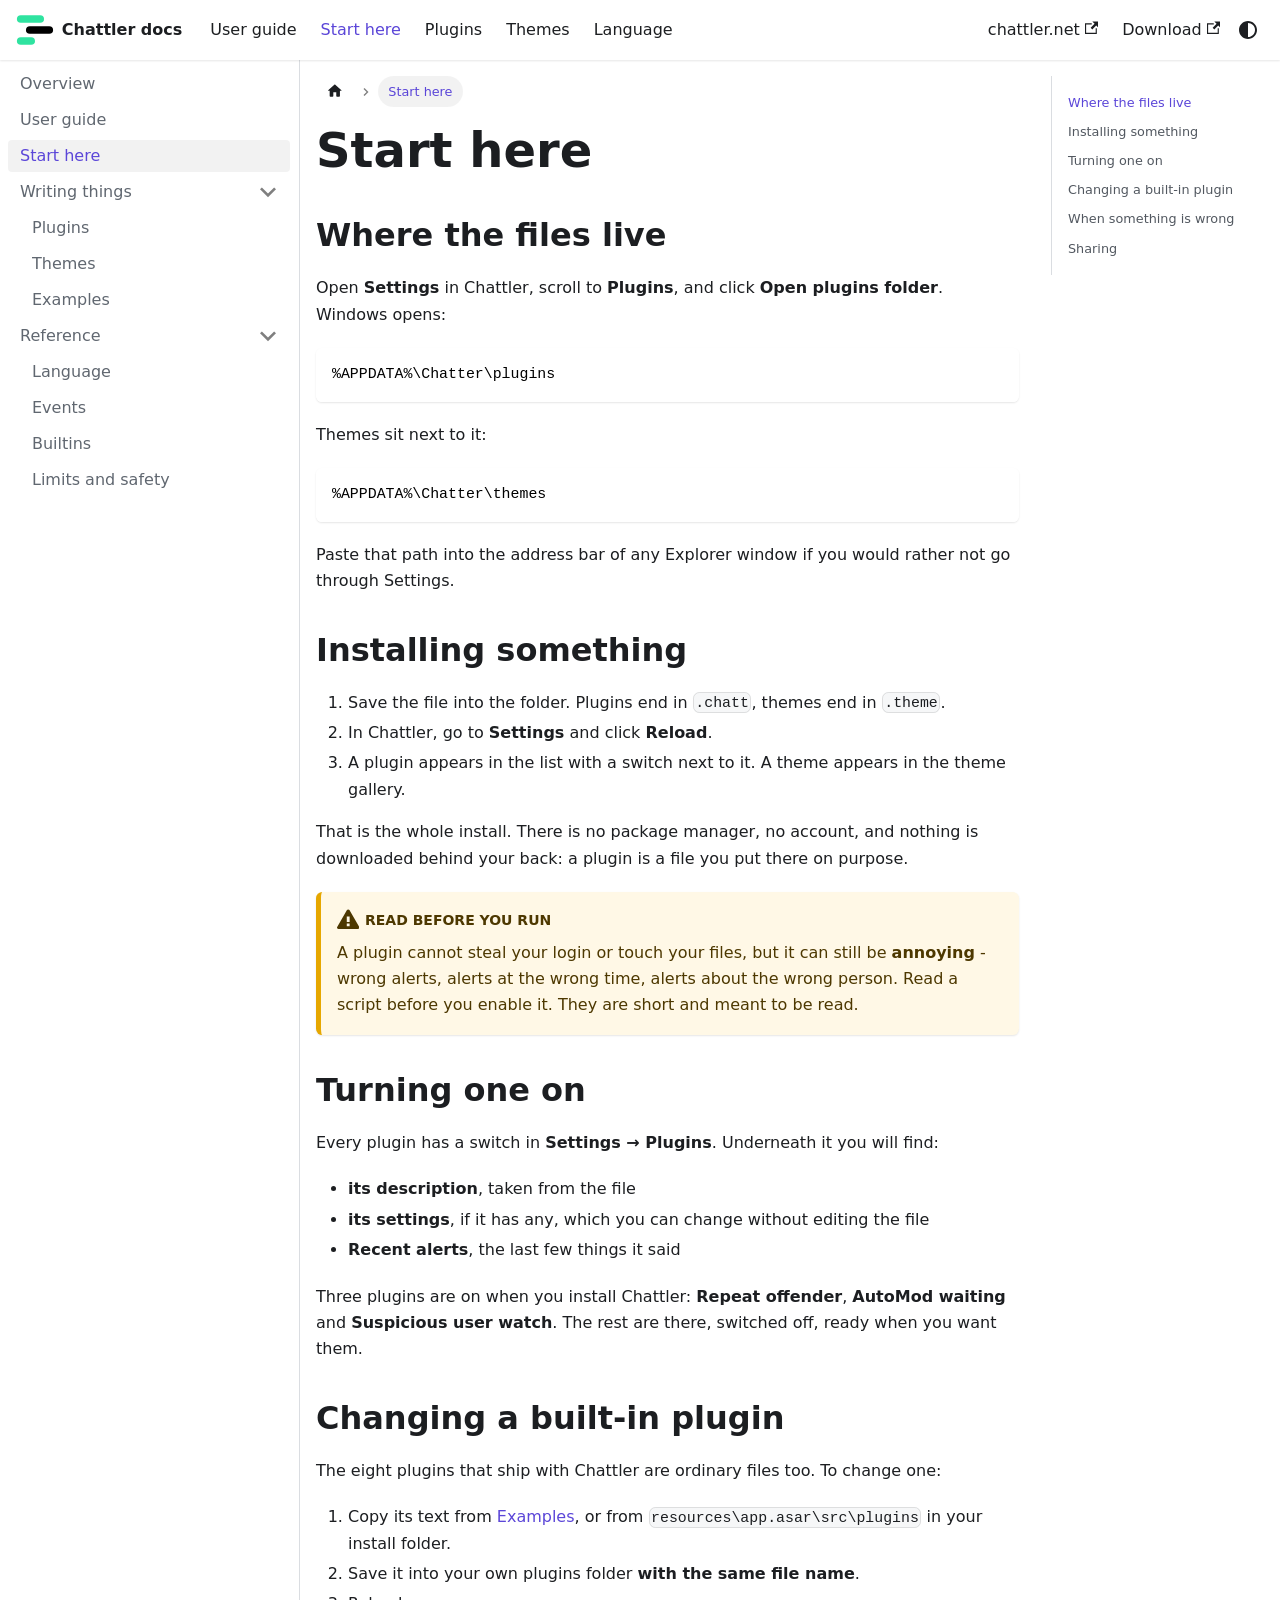
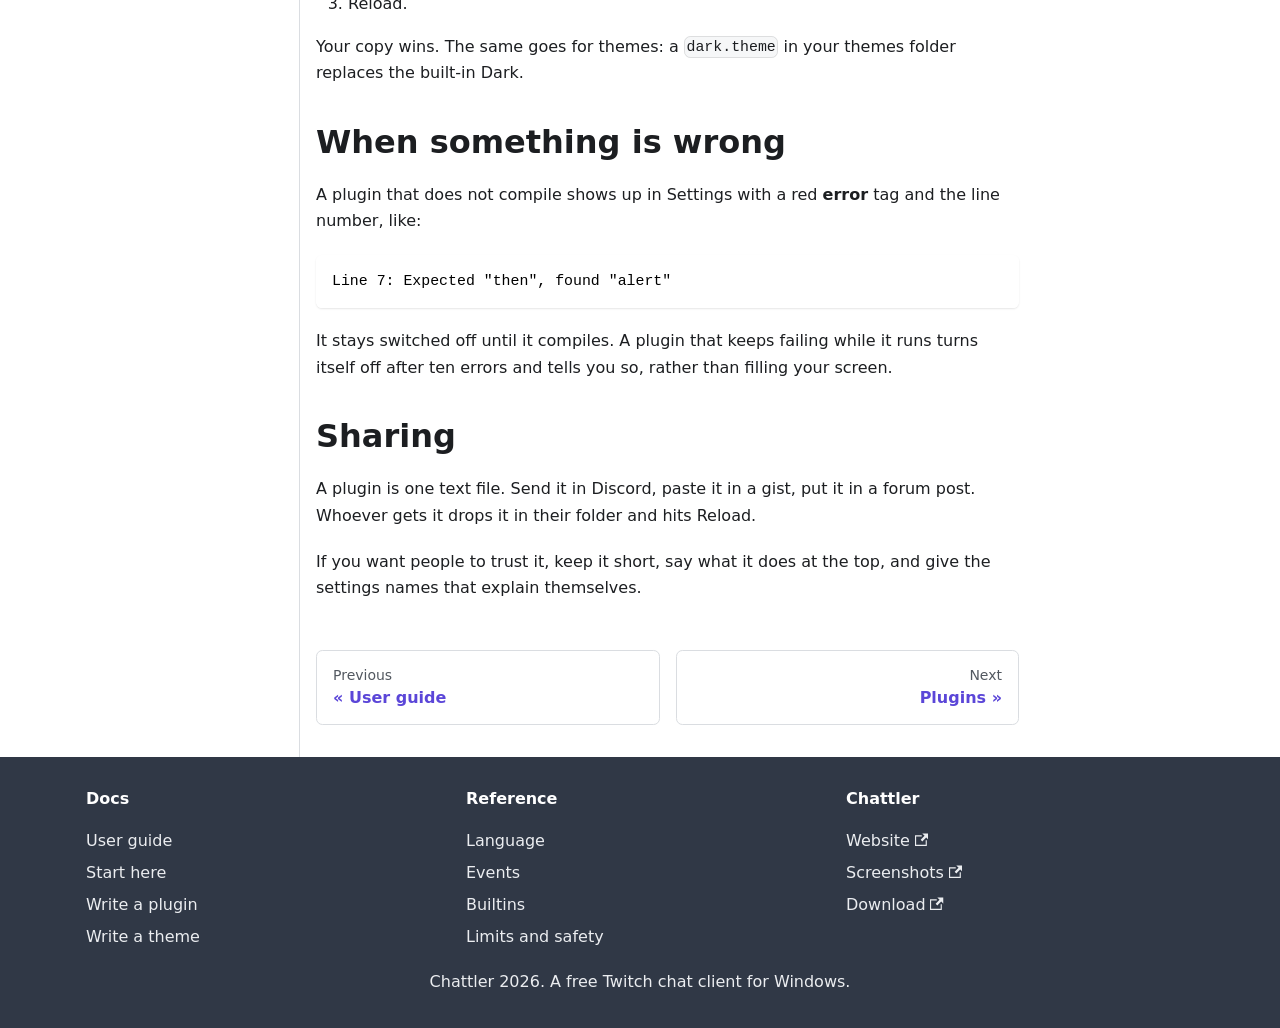
<file: start.html>
<!doctype html>
<html lang="en" dir="ltr" class="docs-wrapper plugin-docs plugin-id-default docs-version-current docs-doc-page docs-doc-id-start" data-has-hydrated="false">
<head>
<meta charset="UTF-8">
<meta name="generator" content="Docusaurus v3.10.2">
<title data-rh="true">Start here | Chattler docs</title><meta data-rh="true" name="viewport" content="width=device-width,initial-scale=1"><meta data-rh="true" name="twitter:card" content="summary_large_image"><meta data-rh="true" property="og:image" content="https://docs.chattler.net/img/docs-card.png"><meta data-rh="true" name="twitter:image" content="https://docs.chattler.net/img/docs-card.png"><meta data-rh="true" property="og:url" content="https://docs.chattler.net/start"><meta data-rh="true" property="og:locale" content="en"><meta data-rh="true" name="docusaurus_locale" content="en"><meta data-rh="true" name="docsearch:language" content="en"><meta data-rh="true" name="keywords" content="Chattler, Chattscript, Twitch chat client, plugins, themes, moderation alerts"><meta data-rh="true" name="docusaurus_version" content="current"><meta data-rh="true" name="docusaurus_tag" content="docs-default-current"><meta data-rh="true" name="docsearch:version" content="current"><meta data-rh="true" name="docsearch:docusaurus_tag" content="docs-default-current"><meta data-rh="true" property="og:title" content="Start here | Chattler docs"><meta data-rh="true" name="description" content="Where Chattler keeps plugins and themes, how to install one, and how to turn it on."><meta data-rh="true" property="og:description" content="Where Chattler keeps plugins and themes, how to install one, and how to turn it on."><link data-rh="true" rel="icon" href="/img/favicon.ico"><link data-rh="true" rel="canonical" href="https://docs.chattler.net/start"><link data-rh="true" rel="alternate" href="https://docs.chattler.net/start" hreflang="en"><link data-rh="true" rel="alternate" href="https://docs.chattler.net/start" hreflang="x-default"><script data-rh="true" type="application/ld+json">{"@context":"https://schema.org","@type":"BreadcrumbList","itemListElement":[{"@type":"ListItem","position":1,"name":"Start here","item":"https://docs.chattler.net/start"}]}</script><link rel="stylesheet" href="/assets/css/styles.12a958e6.css">
<script src="/assets/js/runtime~main.bc069a1c.js" defer="defer"></script>
<script src="/assets/js/main.4e175c23.js" defer="defer"></script>
</head>
<body>
<svg style="display: none;"><defs>
<symbol id="theme-svg-external-link" viewBox="0 0 24 24"><path fill="currentColor" d="M21 13v10h-21v-19h12v2h-10v15h17v-8h2zm3-12h-10.988l4.035 4-6.977 7.07 2.828 2.828 6.977-7.07 4.125 4.172v-11z"/></symbol>
</defs></svg>
<script>!function(){var t=function(){try{return new URLSearchParams(window.location.search).get("docusaurus-theme")}catch(t){}}()||function(){try{return window.localStorage.getItem("theme")}catch(t){}}();document.documentElement.setAttribute("data-theme",t||(window.matchMedia("(prefers-color-scheme: dark)").matches?"dark":"light")),document.documentElement.setAttribute("data-theme-choice",t||"system")}(),function(){try{const c=new URLSearchParams(window.location.search).entries();for(var[t,e]of c)if(t.startsWith("docusaurus-data-")){var a=t.replace("docusaurus-data-","data-");document.documentElement.setAttribute(a,e)}}catch(t){}}()</script><div id="__docusaurus"><link rel="preload" as="image" href="/img/logo.svg"><div role="region" aria-label="Skip to main content"><a class="skipToContent_fXgn" href="#__docusaurus_skipToContent_fallback">Skip to main content</a></div><nav aria-label="Main" class="theme-layout-navbar navbar navbar--fixed-top"><div class="navbar__inner"><div class="theme-layout-navbar-left navbar__items"><button aria-label="Toggle navigation bar" aria-expanded="false" class="navbar__toggle clean-btn" type="button"><svg width="30" height="30" viewBox="0 0 30 30" aria-hidden="true"><path stroke="currentColor" stroke-linecap="round" stroke-miterlimit="10" stroke-width="2" d="M4 7h22M4 15h22M4 23h22"></path></svg></button><a class="navbar__brand" href="/"><div class="navbar__logo"><img src="/img/logo.svg" alt="Chattler" class="themedComponent_mlkZ themedComponent--light_NVdE"><img src="/img/logo.svg" alt="Chattler" class="themedComponent_mlkZ themedComponent--dark_xIcU"></div><b class="navbar__title text--truncate">Chattler docs</b></a><a class="navbar__item navbar__link" href="/guide">User guide</a><a aria-current="page" class="navbar__item navbar__link navbar__link--active" href="/start">Start here</a><a class="navbar__item navbar__link" href="/plugins">Plugins</a><a class="navbar__item navbar__link" href="/themes">Themes</a><a class="navbar__item navbar__link" href="/language">Language</a></div><div class="theme-layout-navbar-right navbar__items navbar__items--right"><a href="https://chattler.net" target="_blank" rel="noopener noreferrer" class="navbar__item navbar__link">chattler.net<svg width="13.5" height="13.5" aria-label="(opens in new tab)" class="iconExternalLink_nPIU"><use href="#theme-svg-external-link"></use></svg></a><a href="https://github.com/Teeeroyyy/chattler" target="_blank" rel="noopener noreferrer" class="navbar__item navbar__link">Download<svg width="13.5" height="13.5" aria-label="(opens in new tab)" class="iconExternalLink_nPIU"><use href="#theme-svg-external-link"></use></svg></a><div class="toggle_vylO colorModeToggle_DEke"><button class="clean-btn toggleButton_gllP toggleButtonDisabled_aARS" type="button" disabled="" title="system mode" aria-label="Switch between dark and light mode (currently system mode)"><svg viewBox="0 0 24 24" width="24" height="24" aria-hidden="true" class="toggleIcon_g3eP lightToggleIcon_pyhR"><path fill="currentColor" d="M12,9c1.65,0,3,1.35,3,3s-1.35,3-3,3s-3-1.35-3-3S10.35,9,12,9 M12,7c-2.76,0-5,2.24-5,5s2.24,5,5,5s5-2.24,5-5 S14.76,7,12,7L12,7z M2,13l2,0c0.55,0,1-0.45,1-1s-0.45-1-1-1l-2,0c-0.55,0-1,0.45-1,1S1.45,13,2,13z M20,13l2,0c0.55,0,1-0.45,1-1 s-0.45-1-1-1l-2,0c-0.55,0-1,0.45-1,1S19.45,13,20,13z M11,2v2c0,0.55,0.45,1,1,1s1-0.45,1-1V2c0-0.55-0.45-1-1-1S11,1.45,11,2z M11,20v2c0,0.55,0.45,1,1,1s1-0.45,1-1v-2c0-0.55-0.45-1-1-1C11.45,19,11,19.45,11,20z M5.99,4.58c-0.39-0.39-1.03-0.39-1.41,0 c-0.39,0.39-0.39,1.03,0,1.41l1.06,1.06c0.39,0.39,1.03,0.39,1.41,0s0.39-1.03,0-1.41L5.99,4.58z M18.36,16.95 c-0.39-0.39-1.03-0.39-1.41,0c-0.39,0.39-0.39,1.03,0,1.41l1.06,1.06c0.39,0.39,1.03,0.39,1.41,0c0.39-0.39,0.39-1.03,0-1.41 L18.36,16.95z M19.42,5.99c0.39-0.39,0.39-1.03,0-1.41c-0.39-0.39-1.03-0.39-1.41,0l-1.06,1.06c-0.39,0.39-0.39,1.03,0,1.41 s1.03,0.39,1.41,0L19.42,5.99z M7.05,18.36c0.39-0.39,0.39-1.03,0-1.41c-0.39-0.39-1.03-0.39-1.41,0l-1.06,1.06 c-0.39,0.39-0.39,1.03,0,1.41s1.03,0.39,1.41,0L7.05,18.36z"></path></svg><svg viewBox="0 0 24 24" width="24" height="24" aria-hidden="true" class="toggleIcon_g3eP darkToggleIcon_wfgR"><path fill="currentColor" d="M9.37,5.51C9.19,6.15,9.1,6.82,9.1,7.5c0,4.08,3.32,7.4,7.4,7.4c0.68,0,1.35-0.09,1.99-0.27C17.45,17.19,14.93,19,12,19 c-3.86,0-7-3.14-7-7C5,9.07,6.81,6.55,9.37,5.51z M12,3c-4.97,0-9,4.03-9,9s4.03,9,9,9s9-4.03,9-9c0-0.46-0.04-0.92-0.1-1.36 c-0.98,1.37-2.58,2.26-4.4,2.26c-2.98,0-5.4-2.42-5.4-5.4c0-1.81,0.89-3.42,2.26-4.4C12.92,3.04,12.46,3,12,3L12,3z"></path></svg><svg viewBox="0 0 24 24" width="24" height="24" aria-hidden="true" class="toggleIcon_g3eP systemToggleIcon_QzmC"><path fill="currentColor" d="m12 21c4.971 0 9-4.029 9-9s-4.029-9-9-9-9 4.029-9 9 4.029 9 9 9zm4.95-13.95c1.313 1.313 2.05 3.093 2.05 4.95s-0.738 3.637-2.05 4.95c-1.313 1.313-3.093 2.05-4.95 2.05v-14c1.857 0 3.637 0.737 4.95 2.05z"></path></svg></button></div><div class="navbarSearchContainer_Bca1"></div></div></div><div role="presentation" class="navbar-sidebar__backdrop"></div></nav><div id="__docusaurus_skipToContent_fallback" class="theme-layout-main main-wrapper mainWrapper_z2l0"><div class="docsWrapper_hBAB"><button aria-label="Scroll back to top" class="clean-btn theme-back-to-top-button backToTopButton_sjWU" type="button"></button><div class="docRoot_UBD9"><aside class="theme-doc-sidebar-container docSidebarContainer_YfHR"><div class="sidebarViewport_aRkj"><div class="sidebar_njMd"><nav aria-label="Docs sidebar" class="menu thin-scrollbar menu_SIkG"><ul class="theme-doc-sidebar-menu menu__list"><li class="theme-doc-sidebar-item-link theme-doc-sidebar-item-link-level-1 menu__list-item"><a class="menu__link" href="/"><span class="linkLabel_WmDU">Overview</span></a></li><li class="theme-doc-sidebar-item-link theme-doc-sidebar-item-link-level-1 menu__list-item"><a class="menu__link" href="/guide"><span class="linkLabel_WmDU">User guide</span></a></li><li class="theme-doc-sidebar-item-link theme-doc-sidebar-item-link-level-1 menu__list-item"><a class="menu__link menu__link--active" aria-current="page" href="/start"><span class="linkLabel_WmDU">Start here</span></a></li><li class="theme-doc-sidebar-item-category theme-doc-sidebar-item-category-level-1 menu__list-item"><div class="menu__list-item-collapsible"><a class="categoryLink_byQd menu__link menu__link--sublist menu__link--sublist-caret" role="button" aria-expanded="true" href="/plugins"><span class="categoryLinkLabel_W154">Writing things</span></a></div><ul class="menu__list"><li class="theme-doc-sidebar-item-link theme-doc-sidebar-item-link-level-2 menu__list-item"><a class="menu__link" tabindex="0" href="/plugins"><span class="linkLabel_WmDU">Plugins</span></a></li><li class="theme-doc-sidebar-item-link theme-doc-sidebar-item-link-level-2 menu__list-item"><a class="menu__link" tabindex="0" href="/themes"><span class="linkLabel_WmDU">Themes</span></a></li><li class="theme-doc-sidebar-item-link theme-doc-sidebar-item-link-level-2 menu__list-item"><a class="menu__link" tabindex="0" href="/examples"><span class="linkLabel_WmDU">Examples</span></a></li></ul></li><li class="theme-doc-sidebar-item-category theme-doc-sidebar-item-category-level-1 menu__list-item"><div class="menu__list-item-collapsible"><a class="categoryLink_byQd menu__link menu__link--sublist menu__link--sublist-caret" role="button" aria-expanded="true" href="/language"><span class="categoryLinkLabel_W154">Reference</span></a></div><ul class="menu__list"><li class="theme-doc-sidebar-item-link theme-doc-sidebar-item-link-level-2 menu__list-item"><a class="menu__link" tabindex="0" href="/language"><span class="linkLabel_WmDU">Language</span></a></li><li class="theme-doc-sidebar-item-link theme-doc-sidebar-item-link-level-2 menu__list-item"><a class="menu__link" tabindex="0" href="/events"><span class="linkLabel_WmDU">Events</span></a></li><li class="theme-doc-sidebar-item-link theme-doc-sidebar-item-link-level-2 menu__list-item"><a class="menu__link" tabindex="0" href="/builtins"><span class="linkLabel_WmDU">Builtins</span></a></li><li class="theme-doc-sidebar-item-link theme-doc-sidebar-item-link-level-2 menu__list-item"><a class="menu__link" tabindex="0" href="/limits"><span class="linkLabel_WmDU">Limits and safety</span></a></li></ul></li></ul></nav></div></div></aside><main class="docMainContainer_TBSr"><div class="container padding-top--md padding-bottom--lg"><div class="row"><div class="col docItemCol_VOVn"><div class="docItemContainer_Djhp"><article><nav class="theme-doc-breadcrumbs breadcrumbsContainer_Z_bl" aria-label="Breadcrumbs"><ul class="breadcrumbs"><li class="breadcrumbs__item"><a aria-label="Home page" class="breadcrumbs__link" href="/"><svg viewBox="0 0 24 24" class="breadcrumbHomeIcon_YNFT"><path d="M10 19v-5h4v5c0 .55.45 1 1 1h3c.55 0 1-.45 1-1v-7h1.7c.46 0 .68-.57.33-.87L12.67 3.6c-.38-.34-.96-.34-1.34 0l-8.36 7.53c-.34.3-.13.87.33.87H5v7c0 .55.45 1 1 1h3c.55 0 1-.45 1-1z" fill="currentColor"></path></svg></a></li><li class="breadcrumbs__item breadcrumbs__item--active"><span class="breadcrumbs__link">Start here</span></li></ul></nav><div class="tocCollapsible_ETCw theme-doc-toc-mobile tocMobile_ITEo"><button type="button" class="clean-btn tocCollapsibleButton_TO0P">On this page</button></div><div class="theme-doc-markdown markdown"><header><h1>Start here</h1></header>
<h2 class="anchor anchorTargetStickyNavbar_Vzrq" id="where-the-files-live">Where the files live<a href="#where-the-files-live" class="hash-link" aria-label="Direct link to Where the files live" title="Direct link to Where the files live" translate="no">​</a></h2>
<p>Open <strong>Settings</strong> in Chattler, scroll to <strong>Plugins</strong>, and click <strong>Open plugins folder</strong>. Windows opens:</p>
<div class="language-text codeBlockContainer_Ckt0 theme-code-block" style="--prism-color:#9CDCFE;--prism-background-color:#1E1E1E"><div class="codeBlockContent_QJqH"><pre tabindex="0" class="prism-code language-text codeBlock_bY9V thin-scrollbar" style="color:#9CDCFE;background-color:#1E1E1E"><code class="codeBlockLines_e6Vv"><div class="token-line" style="color:#9CDCFE"><span class="token plain">%APPDATA%\Chatter\plugins</span><br></div></code></pre></div></div>
<p>Themes sit next to it:</p>
<div class="language-text codeBlockContainer_Ckt0 theme-code-block" style="--prism-color:#9CDCFE;--prism-background-color:#1E1E1E"><div class="codeBlockContent_QJqH"><pre tabindex="0" class="prism-code language-text codeBlock_bY9V thin-scrollbar" style="color:#9CDCFE;background-color:#1E1E1E"><code class="codeBlockLines_e6Vv"><div class="token-line" style="color:#9CDCFE"><span class="token plain">%APPDATA%\Chatter\themes</span><br></div></code></pre></div></div>
<p>Paste that path into the address bar of any Explorer window if you would rather not go through Settings.</p>
<h2 class="anchor anchorTargetStickyNavbar_Vzrq" id="installing-something">Installing something<a href="#installing-something" class="hash-link" aria-label="Direct link to Installing something" title="Direct link to Installing something" translate="no">​</a></h2>
<ol>
<li class="">Save the file into the folder. Plugins end in <code>.chatt</code>, themes end in <code>.theme</code>.</li>
<li class="">In Chattler, go to <strong>Settings</strong> and click <strong>Reload</strong>.</li>
<li class="">A plugin appears in the list with a switch next to it. A theme appears in the theme gallery.</li>
</ol>
<p>That is the whole install. There is no package manager, no account, and nothing is downloaded behind your back: a plugin is a file you put there on purpose.</p>
<div class="theme-admonition theme-admonition-warning admonition_xJq3 alert alert--warning"><div class="admonitionHeading_Gvgb"><span class="admonitionIcon_Rf37"><svg viewBox="0 0 16 16"><path fill-rule="evenodd" d="M8.893 1.5c-.183-.31-.52-.5-.887-.5s-.703.19-.886.5L.138 13.499a.98.98 0 0 0 0 1.001c.193.31.53.501.886.501h13.964c.367 0 .704-.19.877-.5a1.03 1.03 0 0 0 .01-1.002L8.893 1.5zm.133 11.497H6.987v-2.003h2.039v2.003zm0-3.004H6.987V5.987h2.039v4.006z"></path></svg></span>Read before you run</div><div class="admonitionContent_BuS1"><p>A plugin cannot steal your login or touch your files, but it can still be <strong>annoying</strong> - wrong alerts, alerts at the wrong time, alerts about the wrong person. Read a script before you enable it. They are short and meant to be read.</p></div></div>
<h2 class="anchor anchorTargetStickyNavbar_Vzrq" id="turning-one-on">Turning one on<a href="#turning-one-on" class="hash-link" aria-label="Direct link to Turning one on" title="Direct link to Turning one on" translate="no">​</a></h2>
<p>Every plugin has a switch in <strong>Settings → Plugins</strong>. Underneath it you will find:</p>
<ul>
<li class=""><strong>its description</strong>, taken from the file</li>
<li class=""><strong>its settings</strong>, if it has any, which you can change without editing the file</li>
<li class=""><strong>Recent alerts</strong>, the last few things it said</li>
</ul>
<p>Three plugins are on when you install Chattler: <strong>Repeat offender</strong>, <strong>AutoMod waiting</strong> and <strong>Suspicious user watch</strong>. The rest are there, switched off, ready when you want them.</p>
<h2 class="anchor anchorTargetStickyNavbar_Vzrq" id="changing-a-built-in-plugin">Changing a built-in plugin<a href="#changing-a-built-in-plugin" class="hash-link" aria-label="Direct link to Changing a built-in plugin" title="Direct link to Changing a built-in plugin" translate="no">​</a></h2>
<p>The eight plugins that ship with Chattler are ordinary files too. To change one:</p>
<ol>
<li class="">Copy its text from <a class="" href="/examples">Examples</a>, or from <code>resources\app.asar\src\plugins</code> in your install folder.</li>
<li class="">Save it into your own plugins folder <strong>with the same file name</strong>.</li>
<li class="">Reload.</li>
</ol>
<p>Your copy wins. The same goes for themes: a <code>dark.theme</code> in your themes folder replaces the built-in Dark.</p>
<h2 class="anchor anchorTargetStickyNavbar_Vzrq" id="when-something-is-wrong">When something is wrong<a href="#when-something-is-wrong" class="hash-link" aria-label="Direct link to When something is wrong" title="Direct link to When something is wrong" translate="no">​</a></h2>
<p>A plugin that does not compile shows up in Settings with a red <strong>error</strong> tag and the line number, like:</p>
<div class="language-text codeBlockContainer_Ckt0 theme-code-block" style="--prism-color:#9CDCFE;--prism-background-color:#1E1E1E"><div class="codeBlockContent_QJqH"><pre tabindex="0" class="prism-code language-text codeBlock_bY9V thin-scrollbar" style="color:#9CDCFE;background-color:#1E1E1E"><code class="codeBlockLines_e6Vv"><div class="token-line" style="color:#9CDCFE"><span class="token plain">Line 7: Expected &quot;then&quot;, found &quot;alert&quot;</span><br></div></code></pre></div></div>
<p>It stays switched off until it compiles. A plugin that keeps failing while it runs turns itself off after ten errors and tells you so, rather than filling your screen.</p>
<h2 class="anchor anchorTargetStickyNavbar_Vzrq" id="sharing">Sharing<a href="#sharing" class="hash-link" aria-label="Direct link to Sharing" title="Direct link to Sharing" translate="no">​</a></h2>
<p>A plugin is one text file. Send it in Discord, paste it in a gist, put it in a forum post. Whoever gets it drops it in their folder and hits Reload.</p>
<p>If you want people to trust it, keep it short, say what it does at the top, and give the settings names that explain themselves.</p></div></article><nav class="docusaurus-mt-lg pagination-nav" aria-label="Docs pages"><a class="pagination-nav__link pagination-nav__link--prev" href="/guide"><div class="pagination-nav__sublabel">Previous</div><div class="pagination-nav__label">User guide</div></a><a class="pagination-nav__link pagination-nav__link--next" href="/plugins"><div class="pagination-nav__sublabel">Next</div><div class="pagination-nav__label">Plugins</div></a></nav></div></div><div class="col col--3"><div class="tableOfContents_bqdL thin-scrollbar theme-doc-toc-desktop"><ul class="table-of-contents table-of-contents__left-border"><li><a href="#where-the-files-live" class="table-of-contents__link toc-highlight">Where the files live</a></li><li><a href="#installing-something" class="table-of-contents__link toc-highlight">Installing something</a></li><li><a href="#turning-one-on" class="table-of-contents__link toc-highlight">Turning one on</a></li><li><a href="#changing-a-built-in-plugin" class="table-of-contents__link toc-highlight">Changing a built-in plugin</a></li><li><a href="#when-something-is-wrong" class="table-of-contents__link toc-highlight">When something is wrong</a></li><li><a href="#sharing" class="table-of-contents__link toc-highlight">Sharing</a></li></ul></div></div></div></div></main></div></div></div><footer class="theme-layout-footer footer footer--dark"><div class="container container-fluid"><div class="row footer__links"><div class="theme-layout-footer-column col footer__col"><div class="footer__title">Docs</div><ul class="footer__items clean-list"><li class="footer__item"><a class="footer__link-item" href="/guide">User guide</a></li><li class="footer__item"><a class="footer__link-item" href="/start">Start here</a></li><li class="footer__item"><a class="footer__link-item" href="/plugins">Write a plugin</a></li><li class="footer__item"><a class="footer__link-item" href="/themes">Write a theme</a></li></ul></div><div class="theme-layout-footer-column col footer__col"><div class="footer__title">Reference</div><ul class="footer__items clean-list"><li class="footer__item"><a class="footer__link-item" href="/language">Language</a></li><li class="footer__item"><a class="footer__link-item" href="/events">Events</a></li><li class="footer__item"><a class="footer__link-item" href="/builtins">Builtins</a></li><li class="footer__item"><a class="footer__link-item" href="/limits">Limits and safety</a></li></ul></div><div class="theme-layout-footer-column col footer__col"><div class="footer__title">Chattler</div><ul class="footer__items clean-list"><li class="footer__item"><a href="https://chattler.net" target="_blank" rel="noopener noreferrer" class="footer__link-item">Website<svg width="13.5" height="13.5" aria-label="(opens in new tab)" class="iconExternalLink_nPIU"><use href="#theme-svg-external-link"></use></svg></a></li><li class="footer__item"><a href="https://chattler.net/screenshots/" target="_blank" rel="noopener noreferrer" class="footer__link-item">Screenshots<svg width="13.5" height="13.5" aria-label="(opens in new tab)" class="iconExternalLink_nPIU"><use href="#theme-svg-external-link"></use></svg></a></li><li class="footer__item"><a href="https://chattler.net/#download" target="_blank" rel="noopener noreferrer" class="footer__link-item">Download<svg width="13.5" height="13.5" aria-label="(opens in new tab)" class="iconExternalLink_nPIU"><use href="#theme-svg-external-link"></use></svg></a></li></ul></div></div><div class="footer__bottom text--center"><div class="footer__copyright">Chattler 2026. A free Twitch chat client for Windows.</div></div></div></footer></div>
</body>
</html>
</file>
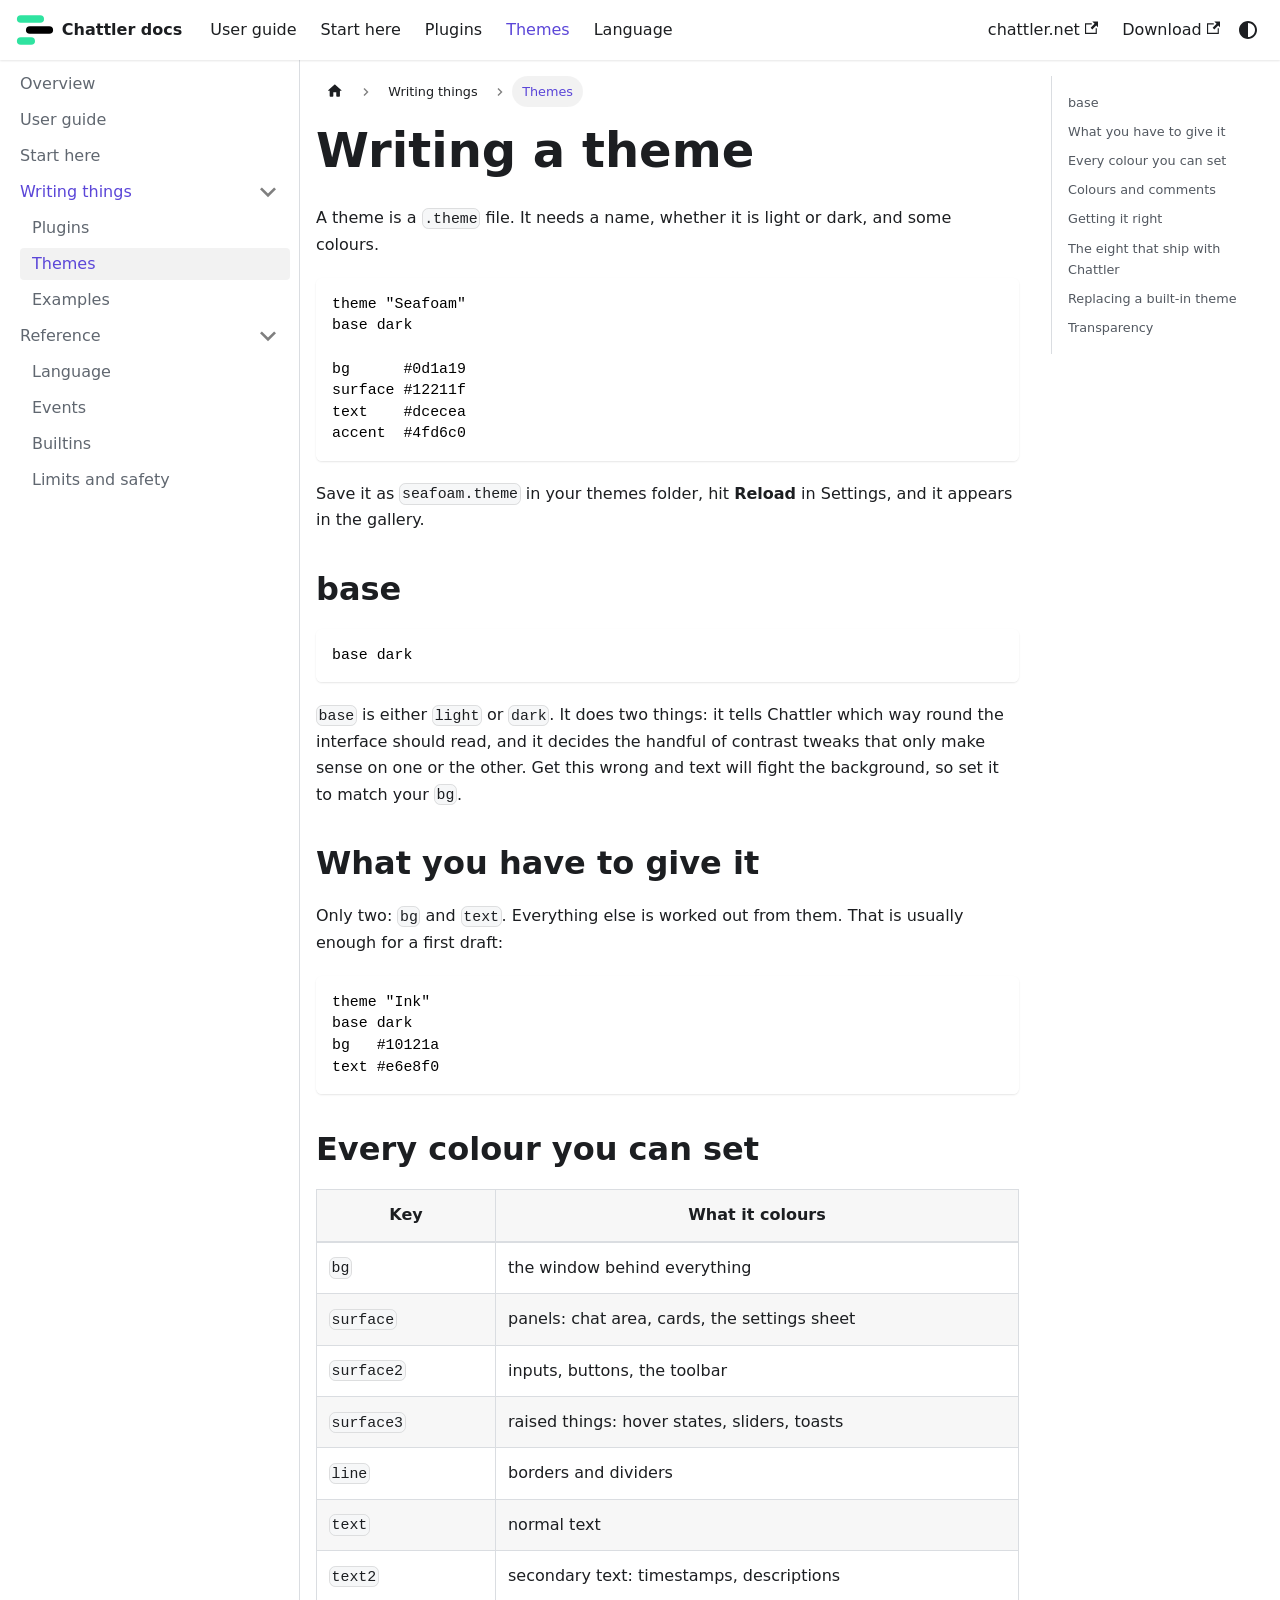
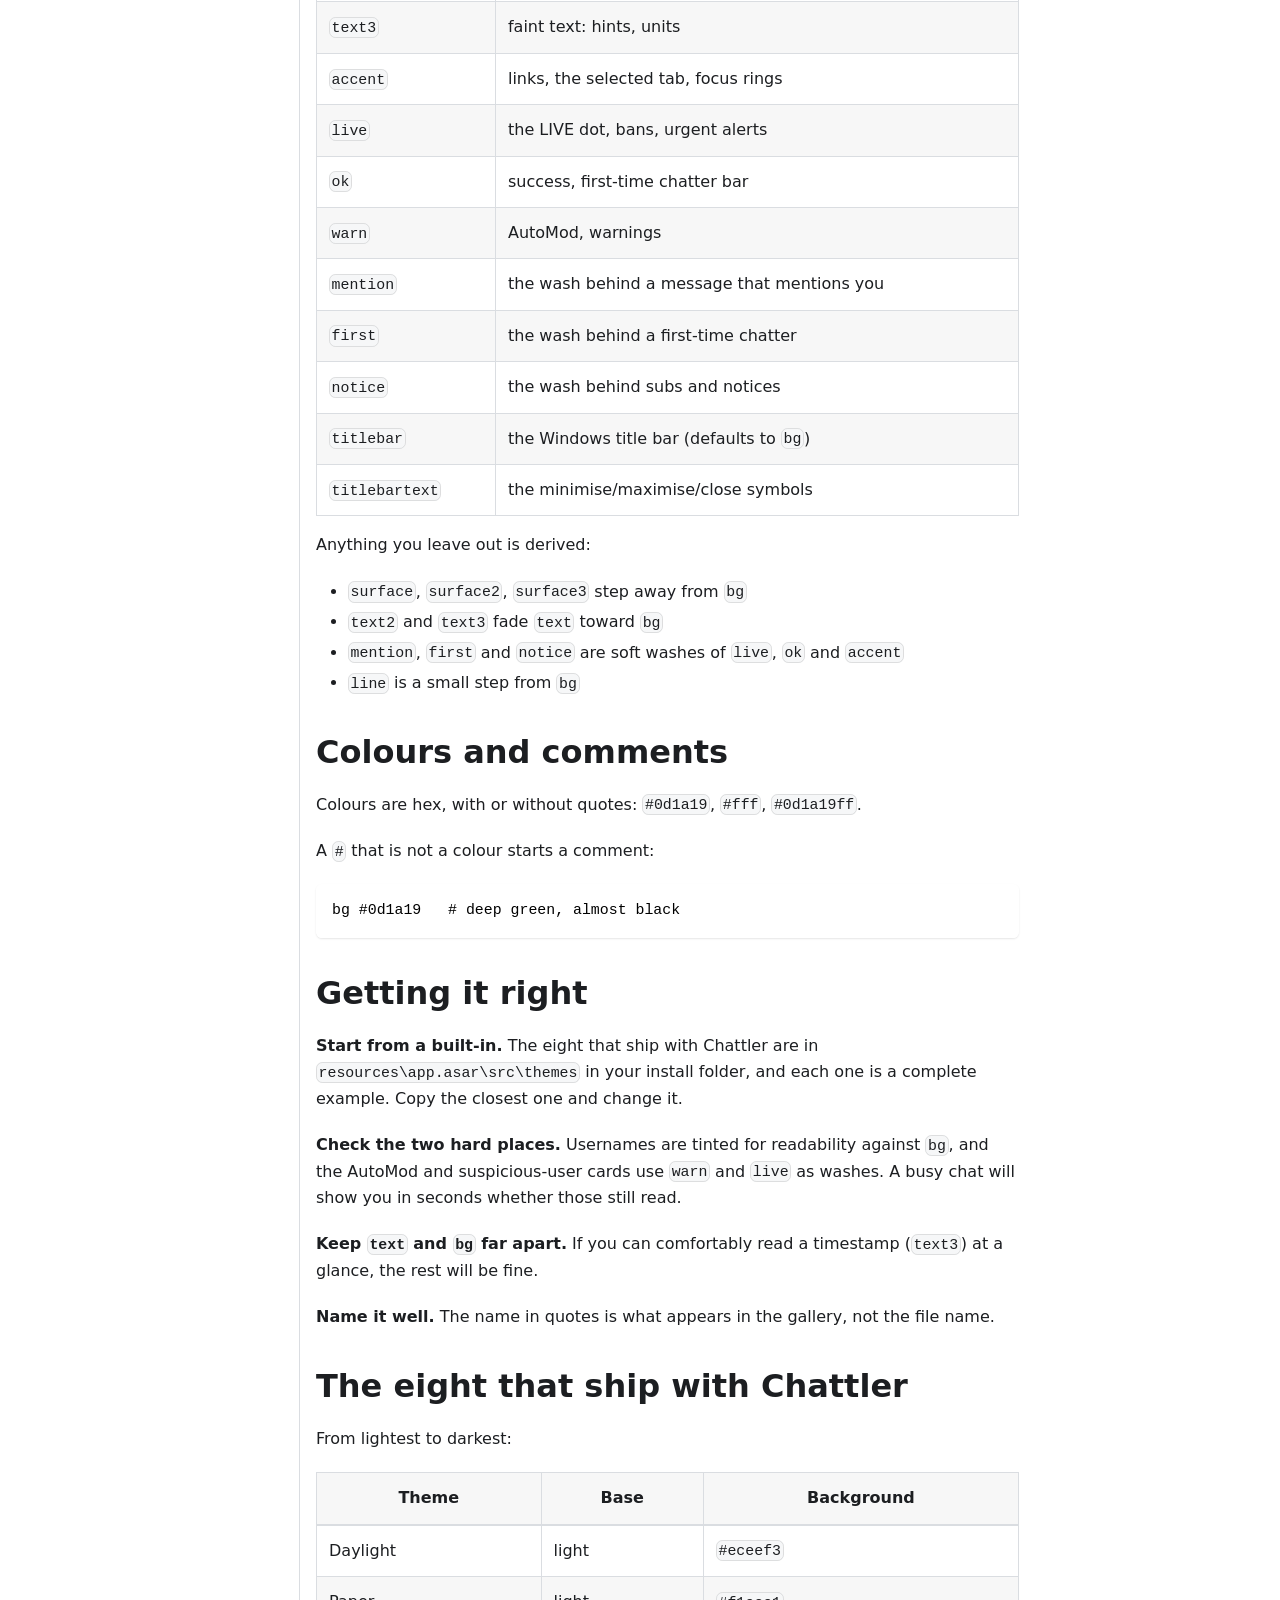
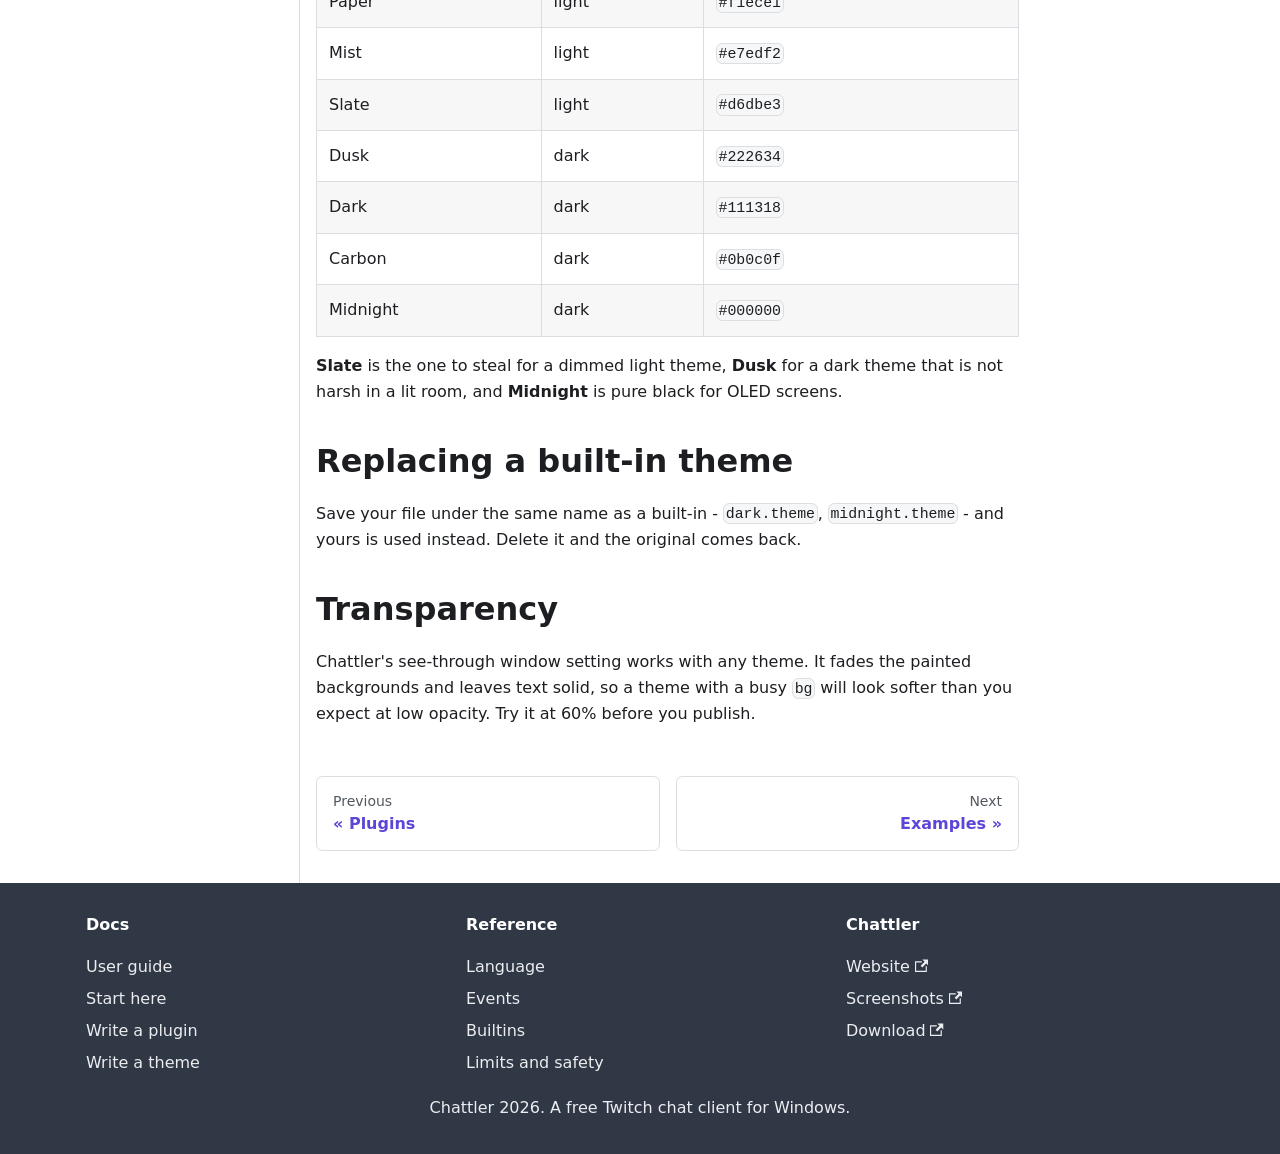
<file: themes.html>
<!doctype html>
<html lang="en" dir="ltr" class="docs-wrapper plugin-docs plugin-id-default docs-version-current docs-doc-page docs-doc-id-themes" data-has-hydrated="false">
<head>
<meta charset="UTF-8">
<meta name="generator" content="Docusaurus v3.10.2">
<title data-rh="true">Writing a theme | Chattler docs</title><meta data-rh="true" name="viewport" content="width=device-width,initial-scale=1"><meta data-rh="true" name="twitter:card" content="summary_large_image"><meta data-rh="true" property="og:image" content="https://docs.chattler.net/img/docs-card.png"><meta data-rh="true" name="twitter:image" content="https://docs.chattler.net/img/docs-card.png"><meta data-rh="true" property="og:url" content="https://docs.chattler.net/themes"><meta data-rh="true" property="og:locale" content="en"><meta data-rh="true" name="docusaurus_locale" content="en"><meta data-rh="true" name="docsearch:language" content="en"><meta data-rh="true" name="keywords" content="Chattler, Chattscript, Twitch chat client, plugins, themes, moderation alerts"><meta data-rh="true" name="docusaurus_version" content="current"><meta data-rh="true" name="docusaurus_tag" content="docs-default-current"><meta data-rh="true" name="docsearch:version" content="current"><meta data-rh="true" name="docsearch:docusaurus_tag" content="docs-default-current"><meta data-rh="true" property="og:title" content="Writing a theme | Chattler docs"><meta data-rh="true" name="description" content="Make your own Chattler theme - every colour key, what gets worked out for you, and the eight built-in themes."><meta data-rh="true" property="og:description" content="Make your own Chattler theme - every colour key, what gets worked out for you, and the eight built-in themes."><link data-rh="true" rel="icon" href="/img/favicon.ico"><link data-rh="true" rel="canonical" href="https://docs.chattler.net/themes"><link data-rh="true" rel="alternate" href="https://docs.chattler.net/themes" hreflang="en"><link data-rh="true" rel="alternate" href="https://docs.chattler.net/themes" hreflang="x-default"><script data-rh="true" type="application/ld+json">{"@context":"https://schema.org","@type":"BreadcrumbList","itemListElement":[{"@type":"ListItem","position":1,"name":"Themes","item":"https://docs.chattler.net/themes"}]}</script><link rel="stylesheet" href="/assets/css/styles.12a958e6.css">
<script src="/assets/js/runtime~main.bc069a1c.js" defer="defer"></script>
<script src="/assets/js/main.4e175c23.js" defer="defer"></script>
</head>
<body>
<svg style="display: none;"><defs>
<symbol id="theme-svg-external-link" viewBox="0 0 24 24"><path fill="currentColor" d="M21 13v10h-21v-19h12v2h-10v15h17v-8h2zm3-12h-10.988l4.035 4-6.977 7.07 2.828 2.828 6.977-7.07 4.125 4.172v-11z"/></symbol>
</defs></svg>
<script>!function(){var t=function(){try{return new URLSearchParams(window.location.search).get("docusaurus-theme")}catch(t){}}()||function(){try{return window.localStorage.getItem("theme")}catch(t){}}();document.documentElement.setAttribute("data-theme",t||(window.matchMedia("(prefers-color-scheme: dark)").matches?"dark":"light")),document.documentElement.setAttribute("data-theme-choice",t||"system")}(),function(){try{const c=new URLSearchParams(window.location.search).entries();for(var[t,e]of c)if(t.startsWith("docusaurus-data-")){var a=t.replace("docusaurus-data-","data-");document.documentElement.setAttribute(a,e)}}catch(t){}}()</script><div id="__docusaurus"><link rel="preload" as="image" href="/img/logo.svg"><div role="region" aria-label="Skip to main content"><a class="skipToContent_fXgn" href="#__docusaurus_skipToContent_fallback">Skip to main content</a></div><nav aria-label="Main" class="theme-layout-navbar navbar navbar--fixed-top"><div class="navbar__inner"><div class="theme-layout-navbar-left navbar__items"><button aria-label="Toggle navigation bar" aria-expanded="false" class="navbar__toggle clean-btn" type="button"><svg width="30" height="30" viewBox="0 0 30 30" aria-hidden="true"><path stroke="currentColor" stroke-linecap="round" stroke-miterlimit="10" stroke-width="2" d="M4 7h22M4 15h22M4 23h22"></path></svg></button><a class="navbar__brand" href="/"><div class="navbar__logo"><img src="/img/logo.svg" alt="Chattler" class="themedComponent_mlkZ themedComponent--light_NVdE"><img src="/img/logo.svg" alt="Chattler" class="themedComponent_mlkZ themedComponent--dark_xIcU"></div><b class="navbar__title text--truncate">Chattler docs</b></a><a class="navbar__item navbar__link" href="/guide">User guide</a><a class="navbar__item navbar__link" href="/start">Start here</a><a class="navbar__item navbar__link" href="/plugins">Plugins</a><a aria-current="page" class="navbar__item navbar__link navbar__link--active" href="/themes">Themes</a><a class="navbar__item navbar__link" href="/language">Language</a></div><div class="theme-layout-navbar-right navbar__items navbar__items--right"><a href="https://chattler.net" target="_blank" rel="noopener noreferrer" class="navbar__item navbar__link">chattler.net<svg width="13.5" height="13.5" aria-label="(opens in new tab)" class="iconExternalLink_nPIU"><use href="#theme-svg-external-link"></use></svg></a><a href="https://github.com/Teeeroyyy/chattler" target="_blank" rel="noopener noreferrer" class="navbar__item navbar__link">Download<svg width="13.5" height="13.5" aria-label="(opens in new tab)" class="iconExternalLink_nPIU"><use href="#theme-svg-external-link"></use></svg></a><div class="toggle_vylO colorModeToggle_DEke"><button class="clean-btn toggleButton_gllP toggleButtonDisabled_aARS" type="button" disabled="" title="system mode" aria-label="Switch between dark and light mode (currently system mode)"><svg viewBox="0 0 24 24" width="24" height="24" aria-hidden="true" class="toggleIcon_g3eP lightToggleIcon_pyhR"><path fill="currentColor" d="M12,9c1.65,0,3,1.35,3,3s-1.35,3-3,3s-3-1.35-3-3S10.35,9,12,9 M12,7c-2.76,0-5,2.24-5,5s2.24,5,5,5s5-2.24,5-5 S14.76,7,12,7L12,7z M2,13l2,0c0.55,0,1-0.45,1-1s-0.45-1-1-1l-2,0c-0.55,0-1,0.45-1,1S1.45,13,2,13z M20,13l2,0c0.55,0,1-0.45,1-1 s-0.45-1-1-1l-2,0c-0.55,0-1,0.45-1,1S19.45,13,20,13z M11,2v2c0,0.55,0.45,1,1,1s1-0.45,1-1V2c0-0.55-0.45-1-1-1S11,1.45,11,2z M11,20v2c0,0.55,0.45,1,1,1s1-0.45,1-1v-2c0-0.55-0.45-1-1-1C11.45,19,11,19.45,11,20z M5.99,4.58c-0.39-0.39-1.03-0.39-1.41,0 c-0.39,0.39-0.39,1.03,0,1.41l1.06,1.06c0.39,0.39,1.03,0.39,1.41,0s0.39-1.03,0-1.41L5.99,4.58z M18.36,16.95 c-0.39-0.39-1.03-0.39-1.41,0c-0.39,0.39-0.39,1.03,0,1.41l1.06,1.06c0.39,0.39,1.03,0.39,1.41,0c0.39-0.39,0.39-1.03,0-1.41 L18.36,16.95z M19.42,5.99c0.39-0.39,0.39-1.03,0-1.41c-0.39-0.39-1.03-0.39-1.41,0l-1.06,1.06c-0.39,0.39-0.39,1.03,0,1.41 s1.03,0.39,1.41,0L19.42,5.99z M7.05,18.36c0.39-0.39,0.39-1.03,0-1.41c-0.39-0.39-1.03-0.39-1.41,0l-1.06,1.06 c-0.39,0.39-0.39,1.03,0,1.41s1.03,0.39,1.41,0L7.05,18.36z"></path></svg><svg viewBox="0 0 24 24" width="24" height="24" aria-hidden="true" class="toggleIcon_g3eP darkToggleIcon_wfgR"><path fill="currentColor" d="M9.37,5.51C9.19,6.15,9.1,6.82,9.1,7.5c0,4.08,3.32,7.4,7.4,7.4c0.68,0,1.35-0.09,1.99-0.27C17.45,17.19,14.93,19,12,19 c-3.86,0-7-3.14-7-7C5,9.07,6.81,6.55,9.37,5.51z M12,3c-4.97,0-9,4.03-9,9s4.03,9,9,9s9-4.03,9-9c0-0.46-0.04-0.92-0.1-1.36 c-0.98,1.37-2.58,2.26-4.4,2.26c-2.98,0-5.4-2.42-5.4-5.4c0-1.81,0.89-3.42,2.26-4.4C12.92,3.04,12.46,3,12,3L12,3z"></path></svg><svg viewBox="0 0 24 24" width="24" height="24" aria-hidden="true" class="toggleIcon_g3eP systemToggleIcon_QzmC"><path fill="currentColor" d="m12 21c4.971 0 9-4.029 9-9s-4.029-9-9-9-9 4.029-9 9 4.029 9 9 9zm4.95-13.95c1.313 1.313 2.05 3.093 2.05 4.95s-0.738 3.637-2.05 4.95c-1.313 1.313-3.093 2.05-4.95 2.05v-14c1.857 0 3.637 0.737 4.95 2.05z"></path></svg></button></div><div class="navbarSearchContainer_Bca1"></div></div></div><div role="presentation" class="navbar-sidebar__backdrop"></div></nav><div id="__docusaurus_skipToContent_fallback" class="theme-layout-main main-wrapper mainWrapper_z2l0"><div class="docsWrapper_hBAB"><button aria-label="Scroll back to top" class="clean-btn theme-back-to-top-button backToTopButton_sjWU" type="button"></button><div class="docRoot_UBD9"><aside class="theme-doc-sidebar-container docSidebarContainer_YfHR"><div class="sidebarViewport_aRkj"><div class="sidebar_njMd"><nav aria-label="Docs sidebar" class="menu thin-scrollbar menu_SIkG"><ul class="theme-doc-sidebar-menu menu__list"><li class="theme-doc-sidebar-item-link theme-doc-sidebar-item-link-level-1 menu__list-item"><a class="menu__link" href="/"><span class="linkLabel_WmDU">Overview</span></a></li><li class="theme-doc-sidebar-item-link theme-doc-sidebar-item-link-level-1 menu__list-item"><a class="menu__link" href="/guide"><span class="linkLabel_WmDU">User guide</span></a></li><li class="theme-doc-sidebar-item-link theme-doc-sidebar-item-link-level-1 menu__list-item"><a class="menu__link" href="/start"><span class="linkLabel_WmDU">Start here</span></a></li><li class="theme-doc-sidebar-item-category theme-doc-sidebar-item-category-level-1 menu__list-item"><div class="menu__list-item-collapsible"><a class="categoryLink_byQd menu__link menu__link--sublist menu__link--sublist-caret menu__link--active" role="button" aria-expanded="true" href="/plugins"><span class="categoryLinkLabel_W154">Writing things</span></a></div><ul class="menu__list"><li class="theme-doc-sidebar-item-link theme-doc-sidebar-item-link-level-2 menu__list-item"><a class="menu__link" tabindex="0" href="/plugins"><span class="linkLabel_WmDU">Plugins</span></a></li><li class="theme-doc-sidebar-item-link theme-doc-sidebar-item-link-level-2 menu__list-item"><a class="menu__link menu__link--active" aria-current="page" tabindex="0" href="/themes"><span class="linkLabel_WmDU">Themes</span></a></li><li class="theme-doc-sidebar-item-link theme-doc-sidebar-item-link-level-2 menu__list-item"><a class="menu__link" tabindex="0" href="/examples"><span class="linkLabel_WmDU">Examples</span></a></li></ul></li><li class="theme-doc-sidebar-item-category theme-doc-sidebar-item-category-level-1 menu__list-item"><div class="menu__list-item-collapsible"><a class="categoryLink_byQd menu__link menu__link--sublist menu__link--sublist-caret" role="button" aria-expanded="true" href="/language"><span class="categoryLinkLabel_W154">Reference</span></a></div><ul class="menu__list"><li class="theme-doc-sidebar-item-link theme-doc-sidebar-item-link-level-2 menu__list-item"><a class="menu__link" tabindex="0" href="/language"><span class="linkLabel_WmDU">Language</span></a></li><li class="theme-doc-sidebar-item-link theme-doc-sidebar-item-link-level-2 menu__list-item"><a class="menu__link" tabindex="0" href="/events"><span class="linkLabel_WmDU">Events</span></a></li><li class="theme-doc-sidebar-item-link theme-doc-sidebar-item-link-level-2 menu__list-item"><a class="menu__link" tabindex="0" href="/builtins"><span class="linkLabel_WmDU">Builtins</span></a></li><li class="theme-doc-sidebar-item-link theme-doc-sidebar-item-link-level-2 menu__list-item"><a class="menu__link" tabindex="0" href="/limits"><span class="linkLabel_WmDU">Limits and safety</span></a></li></ul></li></ul></nav></div></div></aside><main class="docMainContainer_TBSr"><div class="container padding-top--md padding-bottom--lg"><div class="row"><div class="col docItemCol_VOVn"><div class="docItemContainer_Djhp"><article><nav class="theme-doc-breadcrumbs breadcrumbsContainer_Z_bl" aria-label="Breadcrumbs"><ul class="breadcrumbs"><li class="breadcrumbs__item"><a aria-label="Home page" class="breadcrumbs__link" href="/"><svg viewBox="0 0 24 24" class="breadcrumbHomeIcon_YNFT"><path d="M10 19v-5h4v5c0 .55.45 1 1 1h3c.55 0 1-.45 1-1v-7h1.7c.46 0 .68-.57.33-.87L12.67 3.6c-.38-.34-.96-.34-1.34 0l-8.36 7.53c-.34.3-.13.87.33.87H5v7c0 .55.45 1 1 1h3c.55 0 1-.45 1-1z" fill="currentColor"></path></svg></a></li><li class="breadcrumbs__item"><span class="breadcrumbs__link">Writing things</span></li><li class="breadcrumbs__item breadcrumbs__item--active"><span class="breadcrumbs__link">Themes</span></li></ul></nav><div class="tocCollapsible_ETCw theme-doc-toc-mobile tocMobile_ITEo"><button type="button" class="clean-btn tocCollapsibleButton_TO0P">On this page</button></div><div class="theme-doc-markdown markdown"><header><h1>Writing a theme</h1></header>
<p>A theme is a <code>.theme</code> file. It needs a name, whether it is light or dark, and some colours.</p>
<div class="language-ruby codeBlockContainer_Ckt0 theme-code-block" style="--prism-color:#9CDCFE;--prism-background-color:#1E1E1E"><div class="codeBlockContent_QJqH"><pre tabindex="0" class="prism-code language-ruby codeBlock_bY9V thin-scrollbar" style="color:#9CDCFE;background-color:#1E1E1E"><code class="codeBlockLines_e6Vv"><div class="token-line" style="color:#9CDCFE"><span class="token plain">theme &quot;Seafoam&quot;</span><br></div><div class="token-line" style="color:#9CDCFE"><span class="token plain">base dark</span><br></div><div class="token-line" style="color:#9CDCFE"><span class="token plain" style="display:inline-block"></span><br></div><div class="token-line" style="color:#9CDCFE"><span class="token plain">bg      #0d1a19</span><br></div><div class="token-line" style="color:#9CDCFE"><span class="token plain">surface #12211f</span><br></div><div class="token-line" style="color:#9CDCFE"><span class="token plain">text    #dcecea</span><br></div><div class="token-line" style="color:#9CDCFE"><span class="token plain">accent  #4fd6c0</span><br></div></code></pre></div></div>
<p>Save it as <code>seafoam.theme</code> in your themes folder, hit <strong>Reload</strong> in Settings, and it appears in the gallery.</p>
<h2 class="anchor anchorTargetStickyNavbar_Vzrq" id="base">base<a href="#base" class="hash-link" aria-label="Direct link to base" title="Direct link to base" translate="no">​</a></h2>
<div class="language-ruby codeBlockContainer_Ckt0 theme-code-block" style="--prism-color:#9CDCFE;--prism-background-color:#1E1E1E"><div class="codeBlockContent_QJqH"><pre tabindex="0" class="prism-code language-ruby codeBlock_bY9V thin-scrollbar" style="color:#9CDCFE;background-color:#1E1E1E"><code class="codeBlockLines_e6Vv"><div class="token-line" style="color:#9CDCFE"><span class="token plain">base dark</span><br></div></code></pre></div></div>
<p><code>base</code> is either <code>light</code> or <code>dark</code>. It does two things: it tells Chattler which way round the interface should read, and it decides the handful of contrast tweaks that only make sense on one or the other. Get this wrong and text will fight the background, so set it to match your <code>bg</code>.</p>
<h2 class="anchor anchorTargetStickyNavbar_Vzrq" id="what-you-have-to-give-it">What you have to give it<a href="#what-you-have-to-give-it" class="hash-link" aria-label="Direct link to What you have to give it" title="Direct link to What you have to give it" translate="no">​</a></h2>
<p>Only two: <code>bg</code> and <code>text</code>. Everything else is worked out from them. That is usually enough for a first draft:</p>
<div class="language-ruby codeBlockContainer_Ckt0 theme-code-block" style="--prism-color:#9CDCFE;--prism-background-color:#1E1E1E"><div class="codeBlockContent_QJqH"><pre tabindex="0" class="prism-code language-ruby codeBlock_bY9V thin-scrollbar" style="color:#9CDCFE;background-color:#1E1E1E"><code class="codeBlockLines_e6Vv"><div class="token-line" style="color:#9CDCFE"><span class="token plain">theme &quot;Ink&quot;</span><br></div><div class="token-line" style="color:#9CDCFE"><span class="token plain">base dark</span><br></div><div class="token-line" style="color:#9CDCFE"><span class="token plain">bg   #10121a</span><br></div><div class="token-line" style="color:#9CDCFE"><span class="token plain">text #e6e8f0</span><br></div></code></pre></div></div>
<h2 class="anchor anchorTargetStickyNavbar_Vzrq" id="every-colour-you-can-set">Every colour you can set<a href="#every-colour-you-can-set" class="hash-link" aria-label="Direct link to Every colour you can set" title="Direct link to Every colour you can set" translate="no">​</a></h2>
<table><thead><tr><th>Key</th><th>What it colours</th></tr></thead><tbody><tr><td><code>bg</code></td><td>the window behind everything</td></tr><tr><td><code>surface</code></td><td>panels: chat area, cards, the settings sheet</td></tr><tr><td><code>surface2</code></td><td>inputs, buttons, the toolbar</td></tr><tr><td><code>surface3</code></td><td>raised things: hover states, sliders, toasts</td></tr><tr><td><code>line</code></td><td>borders and dividers</td></tr><tr><td><code>text</code></td><td>normal text</td></tr><tr><td><code>text2</code></td><td>secondary text: timestamps, descriptions</td></tr><tr><td><code>text3</code></td><td>faint text: hints, units</td></tr><tr><td><code>accent</code></td><td>links, the selected tab, focus rings</td></tr><tr><td><code>live</code></td><td>the LIVE dot, bans, urgent alerts</td></tr><tr><td><code>ok</code></td><td>success, first-time chatter bar</td></tr><tr><td><code>warn</code></td><td>AutoMod, warnings</td></tr><tr><td><code>mention</code></td><td>the wash behind a message that mentions you</td></tr><tr><td><code>first</code></td><td>the wash behind a first-time chatter</td></tr><tr><td><code>notice</code></td><td>the wash behind subs and notices</td></tr><tr><td><code>titlebar</code></td><td>the Windows title bar (defaults to <code>bg</code>)</td></tr><tr><td><code>titlebartext</code></td><td>the minimise/maximise/close symbols</td></tr></tbody></table>
<p>Anything you leave out is derived:</p>
<ul>
<li class=""><code>surface</code>, <code>surface2</code>, <code>surface3</code> step away from <code>bg</code></li>
<li class=""><code>text2</code> and <code>text3</code> fade <code>text</code> toward <code>bg</code></li>
<li class=""><code>mention</code>, <code>first</code> and <code>notice</code> are soft washes of <code>live</code>, <code>ok</code> and <code>accent</code></li>
<li class=""><code>line</code> is a small step from <code>bg</code></li>
</ul>
<h2 class="anchor anchorTargetStickyNavbar_Vzrq" id="colours-and-comments">Colours and comments<a href="#colours-and-comments" class="hash-link" aria-label="Direct link to Colours and comments" title="Direct link to Colours and comments" translate="no">​</a></h2>
<p>Colours are hex, with or without quotes: <code>#0d1a19</code>, <code>#fff</code>, <code>#0d1a19ff</code>.</p>
<p>A <code>#</code> that is not a colour starts a comment:</p>
<div class="language-ruby codeBlockContainer_Ckt0 theme-code-block" style="--prism-color:#9CDCFE;--prism-background-color:#1E1E1E"><div class="codeBlockContent_QJqH"><pre tabindex="0" class="prism-code language-ruby codeBlock_bY9V thin-scrollbar" style="color:#9CDCFE;background-color:#1E1E1E"><code class="codeBlockLines_e6Vv"><div class="token-line" style="color:#9CDCFE"><span class="token plain">bg #0d1a19   # deep green, almost black</span><br></div></code></pre></div></div>
<h2 class="anchor anchorTargetStickyNavbar_Vzrq" id="getting-it-right">Getting it right<a href="#getting-it-right" class="hash-link" aria-label="Direct link to Getting it right" title="Direct link to Getting it right" translate="no">​</a></h2>
<p><strong>Start from a built-in.</strong> The eight that ship with Chattler are in <code>resources\app.asar\src\themes</code> in your install folder, and each one is a complete example. Copy the closest one and change it.</p>
<p><strong>Check the two hard places.</strong> Usernames are tinted for readability against <code>bg</code>, and the AutoMod and suspicious-user cards use <code>warn</code> and <code>live</code> as washes. A busy chat will show you in seconds whether those still read.</p>
<p><strong>Keep <code>text</code> and <code>bg</code> far apart.</strong> If you can comfortably read a timestamp (<code>text3</code>) at a glance, the rest will be fine.</p>
<p><strong>Name it well.</strong> The name in quotes is what appears in the gallery, not the file name.</p>
<h2 class="anchor anchorTargetStickyNavbar_Vzrq" id="the-eight-that-ship-with-chattler">The eight that ship with Chattler<a href="#the-eight-that-ship-with-chattler" class="hash-link" aria-label="Direct link to The eight that ship with Chattler" title="Direct link to The eight that ship with Chattler" translate="no">​</a></h2>
<p>From lightest to darkest:</p>
<table><thead><tr><th>Theme</th><th>Base</th><th>Background</th></tr></thead><tbody><tr><td>Daylight</td><td>light</td><td><code>#eceef3</code></td></tr><tr><td>Paper</td><td>light</td><td><code>#f1ece1</code></td></tr><tr><td>Mist</td><td>light</td><td><code>#e7edf2</code></td></tr><tr><td>Slate</td><td>light</td><td><code>#d6dbe3</code></td></tr><tr><td>Dusk</td><td>dark</td><td><code>#222634</code></td></tr><tr><td>Dark</td><td>dark</td><td><code>#111318</code></td></tr><tr><td>Carbon</td><td>dark</td><td><code>#0b0c0f</code></td></tr><tr><td>Midnight</td><td>dark</td><td><code>#000000</code></td></tr></tbody></table>
<p><strong>Slate</strong> is the one to steal for a dimmed light theme, <strong>Dusk</strong> for a dark theme that is not harsh in a lit room, and <strong>Midnight</strong> is pure black for OLED screens.</p>
<h2 class="anchor anchorTargetStickyNavbar_Vzrq" id="replacing-a-built-in-theme">Replacing a built-in theme<a href="#replacing-a-built-in-theme" class="hash-link" aria-label="Direct link to Replacing a built-in theme" title="Direct link to Replacing a built-in theme" translate="no">​</a></h2>
<p>Save your file under the same name as a built-in - <code>dark.theme</code>, <code>midnight.theme</code> - and yours is used instead. Delete it and the original comes back.</p>
<h2 class="anchor anchorTargetStickyNavbar_Vzrq" id="transparency">Transparency<a href="#transparency" class="hash-link" aria-label="Direct link to Transparency" title="Direct link to Transparency" translate="no">​</a></h2>
<p>Chattler&#x27;s see-through window setting works with any theme. It fades the painted backgrounds and leaves text solid, so a theme with a busy <code>bg</code> will look softer than you expect at low opacity. Try it at 60% before you publish.</p></div></article><nav class="docusaurus-mt-lg pagination-nav" aria-label="Docs pages"><a class="pagination-nav__link pagination-nav__link--prev" href="/plugins"><div class="pagination-nav__sublabel">Previous</div><div class="pagination-nav__label">Plugins</div></a><a class="pagination-nav__link pagination-nav__link--next" href="/examples"><div class="pagination-nav__sublabel">Next</div><div class="pagination-nav__label">Examples</div></a></nav></div></div><div class="col col--3"><div class="tableOfContents_bqdL thin-scrollbar theme-doc-toc-desktop"><ul class="table-of-contents table-of-contents__left-border"><li><a href="#base" class="table-of-contents__link toc-highlight">base</a></li><li><a href="#what-you-have-to-give-it" class="table-of-contents__link toc-highlight">What you have to give it</a></li><li><a href="#every-colour-you-can-set" class="table-of-contents__link toc-highlight">Every colour you can set</a></li><li><a href="#colours-and-comments" class="table-of-contents__link toc-highlight">Colours and comments</a></li><li><a href="#getting-it-right" class="table-of-contents__link toc-highlight">Getting it right</a></li><li><a href="#the-eight-that-ship-with-chattler" class="table-of-contents__link toc-highlight">The eight that ship with Chattler</a></li><li><a href="#replacing-a-built-in-theme" class="table-of-contents__link toc-highlight">Replacing a built-in theme</a></li><li><a href="#transparency" class="table-of-contents__link toc-highlight">Transparency</a></li></ul></div></div></div></div></main></div></div></div><footer class="theme-layout-footer footer footer--dark"><div class="container container-fluid"><div class="row footer__links"><div class="theme-layout-footer-column col footer__col"><div class="footer__title">Docs</div><ul class="footer__items clean-list"><li class="footer__item"><a class="footer__link-item" href="/guide">User guide</a></li><li class="footer__item"><a class="footer__link-item" href="/start">Start here</a></li><li class="footer__item"><a class="footer__link-item" href="/plugins">Write a plugin</a></li><li class="footer__item"><a class="footer__link-item" href="/themes">Write a theme</a></li></ul></div><div class="theme-layout-footer-column col footer__col"><div class="footer__title">Reference</div><ul class="footer__items clean-list"><li class="footer__item"><a class="footer__link-item" href="/language">Language</a></li><li class="footer__item"><a class="footer__link-item" href="/events">Events</a></li><li class="footer__item"><a class="footer__link-item" href="/builtins">Builtins</a></li><li class="footer__item"><a class="footer__link-item" href="/limits">Limits and safety</a></li></ul></div><div class="theme-layout-footer-column col footer__col"><div class="footer__title">Chattler</div><ul class="footer__items clean-list"><li class="footer__item"><a href="https://chattler.net" target="_blank" rel="noopener noreferrer" class="footer__link-item">Website<svg width="13.5" height="13.5" aria-label="(opens in new tab)" class="iconExternalLink_nPIU"><use href="#theme-svg-external-link"></use></svg></a></li><li class="footer__item"><a href="https://chattler.net/screenshots/" target="_blank" rel="noopener noreferrer" class="footer__link-item">Screenshots<svg width="13.5" height="13.5" aria-label="(opens in new tab)" class="iconExternalLink_nPIU"><use href="#theme-svg-external-link"></use></svg></a></li><li class="footer__item"><a href="https://chattler.net/#download" target="_blank" rel="noopener noreferrer" class="footer__link-item">Download<svg width="13.5" height="13.5" aria-label="(opens in new tab)" class="iconExternalLink_nPIU"><use href="#theme-svg-external-link"></use></svg></a></li></ul></div></div><div class="footer__bottom text--center"><div class="footer__copyright">Chattler 2026. A free Twitch chat client for Windows.</div></div></div></footer></div>
</body>
</html>
</file>
<file: assets/css/styles.12a958e6.css>
.col,.container{padding:0 var(--ifm-spacing-horizontal);width:100%}.markdown>h2,.markdown>h3,.markdown>h4,.markdown>h5,.markdown>h6{margin-bottom:calc(var(--ifm-heading-vertical-rhythm-bottom)*var(--ifm-leading))}.markdown li,body{word-wrap:break-word}body,ol ol,ol ul,ul ol,ul ul{margin:0}pre,table{overflow:auto}blockquote,pre{margin:0 0 var(--ifm-spacing-vertical)}.breadcrumbs__link,.button{transition-timing-function:var(--ifm-transition-timing-default)}.button,code{vertical-align:middle}.button--outline.button--active,.button--outline:active,.button--outline:hover,:root{--ifm-button-color:var(--ifm-font-color-base-inverse)}.menu__link:hover,a{transition:color var(--ifm-transition-fast) var(--ifm-transition-timing-default)}.navbar--dark,:root{--ifm-navbar-link-hover-color:var(--ifm-color-primary)}.menu,.navbar-sidebar{overflow-x:hidden}:root,html[data-theme=dark]{--ifm-color-emphasis-500:var(--ifm-color-gray-500)}.toggleButton_gllP,html{-webkit-tap-highlight-color:transparent}.clean-list,.containsTaskList_mC6p,.details_lb9f>summary,.dropdown__menu,.menu__list{list-style:none}:root{--ifm-color-scheme:light;--ifm-dark-value:10%;--ifm-darker-value:15%;--ifm-darkest-value:30%;--ifm-light-value:15%;--ifm-lighter-value:30%;--ifm-lightest-value:50%;--ifm-contrast-background-value:90%;--ifm-contrast-foreground-value:70%;--ifm-contrast-background-dark-value:70%;--ifm-contrast-foreground-dark-value:90%;--ifm-color-primary:#3578e5;--ifm-color-secondary:#ebedf0;--ifm-color-success:#00a400;--ifm-color-info:#54c7ec;--ifm-color-warning:#ffba00;--ifm-color-danger:#fa383e;--ifm-color-primary-dark:#306cce;--ifm-color-primary-darker:#2d66c3;--ifm-color-primary-darkest:#2554a0;--ifm-color-primary-light:#538ce9;--ifm-color-primary-lighter:#72a1ed;--ifm-color-primary-lightest:#9abcf2;--ifm-color-primary-contrast-background:#ebf2fc;--ifm-color-primary-contrast-foreground:#102445;--ifm-color-secondary-dark:#d4d5d8;--ifm-color-secondary-darker:#c8c9cc;--ifm-color-secondary-darkest:#a4a6a8;--ifm-color-secondary-light:#eef0f2;--ifm-color-secondary-lighter:#f1f2f5;--ifm-color-secondary-lightest:#f5f6f8;--ifm-color-secondary-contrast-background:#fdfdfe;--ifm-color-secondary-contrast-foreground:#474748;--ifm-color-success-dark:#009400;--ifm-color-success-darker:#008b00;--ifm-color-success-darkest:#007300;--ifm-color-success-light:#26b226;--ifm-color-success-lighter:#4dbf4d;--ifm-color-success-lightest:#80d280;--ifm-color-success-contrast-background:#e6f6e6;--ifm-color-success-contrast-foreground:#003100;--ifm-color-info-dark:#4cb3d4;--ifm-color-info-darker:#47a9c9;--ifm-color-info-darkest:#3b8ba5;--ifm-color-info-light:#6ecfef;--ifm-color-info-lighter:#87d8f2;--ifm-color-info-lightest:#aae3f6;--ifm-color-info-contrast-background:#eef9fd;--ifm-color-info-contrast-foreground:#193c47;--ifm-color-warning-dark:#e6a700;--ifm-color-warning-darker:#d99e00;--ifm-color-warning-darkest:#b38200;--ifm-color-warning-light:#ffc426;--ifm-color-warning-lighter:#ffcf4d;--ifm-color-warning-lightest:#ffdd80;--ifm-color-warning-contrast-background:#fff8e6;--ifm-color-warning-contrast-foreground:#4d3800;--ifm-color-danger-dark:#e13238;--ifm-color-danger-darker:#d53035;--ifm-color-danger-darkest:#af272b;--ifm-color-danger-light:#fb565b;--ifm-color-danger-lighter:#fb7478;--ifm-color-danger-lightest:#fd9c9f;--ifm-color-danger-contrast-background:#ffebec;--ifm-color-danger-contrast-foreground:#4b1113;--ifm-color-white:#fff;--ifm-color-black:#000;--ifm-color-gray-0:var(--ifm-color-white);--ifm-color-gray-100:#f5f6f7;--ifm-color-gray-200:#ebedf0;--ifm-color-gray-300:#dadde1;--ifm-color-gray-400:#ccd0d5;--ifm-color-gray-500:#bec3c9;--ifm-color-gray-600:#8d949e;--ifm-color-gray-700:#606770;--ifm-color-gray-800:#444950;--ifm-color-gray-900:#1c1e21;--ifm-color-gray-1000:var(--ifm-color-black);--ifm-color-emphasis-0:var(--ifm-color-gray-0);--ifm-color-emphasis-100:var(--ifm-color-gray-100);--ifm-color-emphasis-200:var(--ifm-color-gray-200);--ifm-color-emphasis-300:var(--ifm-color-gray-300);--ifm-color-emphasis-400:var(--ifm-color-gray-400);--ifm-color-emphasis-600:var(--ifm-color-gray-600);--ifm-color-emphasis-700:var(--ifm-color-gray-700);--ifm-color-emphasis-800:var(--ifm-color-gray-800);--ifm-color-emphasis-900:var(--ifm-color-gray-900);--ifm-color-emphasis-1000:var(--ifm-color-gray-1000);--ifm-color-content:var(--ifm-color-emphasis-900);--ifm-color-content-inverse:var(--ifm-color-emphasis-0);--ifm-color-content-secondary:#525860;--ifm-background-color:#0000;--ifm-background-surface-color:var(--ifm-color-content-inverse);--ifm-global-border-width:1px;--ifm-global-radius:0.4rem;--ifm-hover-overlay:#0000000d;--ifm-font-color-base:var(--ifm-color-content);--ifm-font-color-base-inverse:var(--ifm-color-content-inverse);--ifm-font-color-secondary:var(--ifm-color-content-secondary);--ifm-font-family-base:system-ui,-apple-system,Segoe UI,Roboto,Ubuntu,Cantarell,Noto Sans,sans-serif,BlinkMacSystemFont,"Segoe UI",Helvetica,Arial,sans-serif,"Apple Color Emoji","Segoe UI Emoji","Segoe UI Symbol";--ifm-font-family-monospace:SFMono-Regular,Menlo,Monaco,Consolas,"Liberation Mono","Courier New",monospace;--ifm-font-size-base:100%;--ifm-font-weight-light:300;--ifm-font-weight-normal:400;--ifm-font-weight-semibold:500;--ifm-font-weight-bold:700;--ifm-font-weight-base:var(--ifm-font-weight-normal);--ifm-line-height-base:1.65;--ifm-global-spacing:1rem;--ifm-spacing-vertical:var(--ifm-global-spacing);--ifm-spacing-horizontal:var(--ifm-global-spacing);--ifm-transition-fast:200ms;--ifm-transition-slow:400ms;--ifm-transition-timing-default:cubic-bezier(0.08,0.52,0.52,1);--ifm-global-shadow-lw:0 1px 2px 0 #0000001a;--ifm-global-shadow-md:0 5px 40px #0003;--ifm-global-shadow-tl:0 12px 28px 0 #0003,0 2px 4px 0 #0000001a;--ifm-z-index-dropdown:100;--ifm-z-index-fixed:200;--ifm-z-index-overlay:400;--ifm-container-width:1140px;--ifm-container-width-xl:1320px;--ifm-code-background:#f6f7f8;--ifm-code-border-radius:var(--ifm-global-radius);--ifm-code-font-size:90%;--ifm-code-padding-horizontal:0.1rem;--ifm-code-padding-vertical:0.1rem;--ifm-pre-background:var(--ifm-code-background);--ifm-pre-border-radius:var(--ifm-code-border-radius);--ifm-pre-color:inherit;--ifm-pre-line-height:1.45;--ifm-pre-padding:1rem;--ifm-heading-color:inherit;--ifm-heading-margin-top:0;--ifm-heading-margin-bottom:var(--ifm-spacing-vertical);--ifm-heading-font-family:var(--ifm-font-family-base);--ifm-heading-font-weight:var(--ifm-font-weight-bold);--ifm-heading-line-height:1.25;--ifm-h1-font-size:2rem;--ifm-h2-font-size:1.5rem;--ifm-h3-font-size:1.25rem;--ifm-h4-font-size:1rem;--ifm-h5-font-size:0.875rem;--ifm-h6-font-size:0.85rem;--ifm-image-alignment-padding:1.25rem;--ifm-leading-desktop:1.25;--ifm-leading:calc(var(--ifm-leading-desktop)*1rem);--ifm-list-left-padding:2rem;--ifm-list-margin:1rem;--ifm-list-item-margin:0.25rem;--ifm-list-paragraph-margin:1rem;--ifm-table-cell-padding:0.75rem;--ifm-table-background:#0000;--ifm-table-stripe-background:#00000008;--ifm-table-border-width:1px;--ifm-table-border-color:var(--ifm-color-emphasis-300);--ifm-table-head-background:inherit;--ifm-table-head-color:inherit;--ifm-table-head-font-weight:var(--ifm-font-weight-bold);--ifm-table-cell-color:inherit;--ifm-link-color:var(--ifm-color-primary);--ifm-link-decoration:none;--ifm-link-hover-color:var(--ifm-link-color);--ifm-link-hover-decoration:underline;--ifm-paragraph-margin-bottom:var(--ifm-leading);--ifm-blockquote-font-size:var(--ifm-font-size-base);--ifm-blockquote-border-left-width:2px;--ifm-blockquote-padding-horizontal:var(--ifm-spacing-horizontal);--ifm-blockquote-padding-vertical:0;--ifm-blockquote-shadow:none;--ifm-blockquote-color:var(--ifm-color-emphasis-800);--ifm-blockquote-border-color:var(--ifm-color-emphasis-300);--ifm-hr-background-color:var(--ifm-color-emphasis-500);--ifm-hr-height:1px;--ifm-hr-margin-vertical:1.5rem;--ifm-scrollbar-size:7px;--ifm-scrollbar-track-background-color:#f1f1f1;--ifm-scrollbar-thumb-background-color:silver;--ifm-scrollbar-thumb-hover-background-color:#a7a7a7;--ifm-alert-background-color:inherit;--ifm-alert-border-color:inherit;--ifm-alert-border-radius:var(--ifm-global-radius);--ifm-alert-border-width:0px;--ifm-alert-border-left-width:5px;--ifm-alert-color:var(--ifm-font-color-base);--ifm-alert-padding-horizontal:var(--ifm-spacing-horizontal);--ifm-alert-padding-vertical:var(--ifm-spacing-vertical);--ifm-alert-shadow:var(--ifm-global-shadow-lw);--ifm-avatar-intro-margin:1rem;--ifm-avatar-intro-alignment:inherit;--ifm-avatar-photo-size:3rem;--ifm-badge-background-color:inherit;--ifm-badge-border-color:inherit;--ifm-badge-border-radius:var(--ifm-global-radius);--ifm-badge-border-width:var(--ifm-global-border-width);--ifm-badge-color:var(--ifm-color-white);--ifm-badge-padding-horizontal:calc(var(--ifm-spacing-horizontal)*0.5);--ifm-badge-padding-vertical:calc(var(--ifm-spacing-vertical)*0.25);--ifm-breadcrumb-border-radius:1.5rem;--ifm-breadcrumb-spacing:0.5rem;--ifm-breadcrumb-color-active:var(--ifm-color-primary);--ifm-breadcrumb-item-background-active:var(--ifm-hover-overlay);--ifm-breadcrumb-padding-horizontal:0.8rem;--ifm-breadcrumb-padding-vertical:0.4rem;--ifm-breadcrumb-size-multiplier:1;--ifm-breadcrumb-separator:url('data:image/svg+xml;utf8,<svg xmlns="http://www.w3.org/2000/svg" x="0px" y="0px" viewBox="0 0 256 256"><g><g><polygon points="79.093,0 48.907,30.187 146.72,128 48.907,225.813 79.093,256 207.093,128"/></g></g><g></g><g></g><g></g><g></g><g></g><g></g><g></g><g></g><g></g><g></g><g></g><g></g><g></g><g></g><g></g></svg>');--ifm-breadcrumb-separator-filter:none;--ifm-breadcrumb-separator-size:0.5rem;--ifm-breadcrumb-separator-size-multiplier:1.25;--ifm-button-background-color:inherit;--ifm-button-border-color:var(--ifm-button-background-color);--ifm-button-border-width:var(--ifm-global-border-width);--ifm-button-font-weight:var(--ifm-font-weight-bold);--ifm-button-padding-horizontal:1.5rem;--ifm-button-padding-vertical:0.375rem;--ifm-button-size-multiplier:1;--ifm-button-transition-duration:var(--ifm-transition-fast);--ifm-button-border-radius:calc(var(--ifm-global-radius)*var(--ifm-button-size-multiplier));--ifm-button-group-spacing:2px;--ifm-card-background-color:var(--ifm-background-surface-color);--ifm-card-border-radius:calc(var(--ifm-global-radius)*2);--ifm-card-horizontal-spacing:var(--ifm-global-spacing);--ifm-card-vertical-spacing:var(--ifm-global-spacing);--ifm-toc-border-color:var(--ifm-color-emphasis-300);--ifm-toc-link-color:var(--ifm-color-content-secondary);--ifm-toc-padding-vertical:0.5rem;--ifm-toc-padding-horizontal:0.5rem;--ifm-dropdown-background-color:var(--ifm-background-surface-color);--ifm-dropdown-font-weight:var(--ifm-font-weight-semibold);--ifm-dropdown-link-color:var(--ifm-font-color-base);--ifm-dropdown-hover-background-color:var(--ifm-hover-overlay);--ifm-footer-background-color:var(--ifm-color-emphasis-100);--ifm-footer-color:inherit;--ifm-footer-link-color:var(--ifm-color-emphasis-700);--ifm-footer-link-hover-color:var(--ifm-color-primary);--ifm-footer-link-horizontal-spacing:0.5rem;--ifm-footer-padding-horizontal:calc(var(--ifm-spacing-horizontal)*2);--ifm-footer-padding-vertical:calc(var(--ifm-spacing-vertical)*2);--ifm-footer-title-color:inherit;--ifm-footer-logo-max-width:min(30rem,90vw);--ifm-hero-background-color:var(--ifm-background-surface-color);--ifm-hero-text-color:var(--ifm-color-emphasis-800);--ifm-menu-color:var(--ifm-color-emphasis-700);--ifm-menu-color-active:var(--ifm-color-primary);--ifm-menu-color-background-active:var(--ifm-hover-overlay);--ifm-menu-color-background-hover:var(--ifm-hover-overlay);--ifm-menu-link-padding-horizontal:0.75rem;--ifm-menu-link-padding-vertical:0.375rem;--ifm-menu-link-sublist-icon:url('data:image/svg+xml;utf8,<svg xmlns="http://www.w3.org/2000/svg" width="16px" height="16px" viewBox="0 0 24 24"><path fill="rgba(0,0,0,0.5)" d="M7.41 15.41L12 10.83l4.59 4.58L18 14l-6-6-6 6z"></path></svg>');--ifm-menu-link-sublist-icon-filter:none;--ifm-navbar-background-color:var(--ifm-background-surface-color);--ifm-navbar-height:3.75rem;--ifm-navbar-item-padding-horizontal:0.75rem;--ifm-navbar-item-padding-vertical:0.25rem;--ifm-navbar-link-color:var(--ifm-font-color-base);--ifm-navbar-link-active-color:var(--ifm-link-color);--ifm-navbar-padding-horizontal:var(--ifm-spacing-horizontal);--ifm-navbar-padding-vertical:calc(var(--ifm-spacing-vertical)*0.5);--ifm-navbar-shadow:var(--ifm-global-shadow-lw);--ifm-navbar-search-input-background-color:var(--ifm-color-emphasis-200);--ifm-navbar-search-input-color:var(--ifm-color-emphasis-800);--ifm-navbar-search-input-placeholder-color:var(--ifm-color-emphasis-500);--ifm-navbar-search-input-icon:url('data:image/svg+xml;utf8,<svg fill="currentColor" xmlns="http://www.w3.org/2000/svg" viewBox="0 0 16 16" height="16px" width="16px"><path d="M6.02945,10.20327a4.17382,4.17382,0,1,1,4.17382-4.17382A4.15609,4.15609,0,0,1,6.02945,10.20327Zm9.69195,4.2199L10.8989,9.59979A5.88021,5.88021,0,0,0,12.058,6.02856,6.00467,6.00467,0,1,0,9.59979,10.8989l4.82338,4.82338a.89729.89729,0,0,0,1.29912,0,.89749.89749,0,0,0-.00087-1.29909Z" /></svg>');--ifm-navbar-sidebar-width:83vw;--ifm-pagination-border-radius:var(--ifm-global-radius);--ifm-pagination-color-active:var(--ifm-color-primary);--ifm-pagination-font-size:1rem;--ifm-pagination-item-active-background:var(--ifm-hover-overlay);--ifm-pagination-page-spacing:0.2em;--ifm-pagination-padding-horizontal:calc(var(--ifm-spacing-horizontal)*1);--ifm-pagination-padding-vertical:calc(var(--ifm-spacing-vertical)*0.25);--ifm-pagination-nav-border-radius:var(--ifm-global-radius);--ifm-pagination-nav-color-hover:var(--ifm-color-primary);--ifm-pills-color-active:var(--ifm-color-primary);--ifm-pills-color-background-active:var(--ifm-hover-overlay);--ifm-pills-spacing:0.125rem;--ifm-tabs-color:var(--ifm-font-color-secondary);--ifm-tabs-color-active:var(--ifm-color-primary);--ifm-tabs-color-active-border:var(--ifm-tabs-color-active);--ifm-tabs-padding-horizontal:1rem;--ifm-tabs-padding-vertical:1rem;--docusaurus-progress-bar-color:var(--ifm-color-primary);--ifm-color-primary:#5b46d8;--ifm-color-primary-dark:#513ecb;--ifm-color-primary-darker:#4c3bc0;--ifm-color-primary-darkest:#3f319e;--ifm-color-primary-light:#6d5ade;--ifm-color-primary-lighter:#7663e0;--ifm-color-primary-lightest:#9083e7;--ifm-code-font-size:93%;--ifm-font-family-base:"Segoe UI Variable Text","Segoe UI",system-ui,-apple-system,sans-serif;--docusaurus-highlighted-code-line-bg:#00000014;--docusaurus-announcement-bar-height:auto;--docusaurus-tag-list-border:var(--ifm-color-emphasis-300);--docusaurus-collapse-button-bg:#0000;--docusaurus-collapse-button-bg-hover:#0000001a;--doc-sidebar-width:300px;--doc-sidebar-hidden-width:30px}.badge--danger,.badge--info,.badge--primary,.badge--secondary,.badge--success,.badge--warning{--ifm-badge-border-color:var(--ifm-badge-background-color)}.button--link,.button--outline{--ifm-button-background-color:#0000}*{box-sizing:border-box}html{background-color:var(--ifm-background-color);color:var(--ifm-font-color-base);color-scheme:var(--ifm-color-scheme);font:var(--ifm-font-size-base)/var(--ifm-line-height-base) var(--ifm-font-family-base);-webkit-font-smoothing:antialiased;text-rendering:optimizelegibility;-webkit-text-size-adjust:100%;text-size-adjust:100%}iframe{border:0;color-scheme:auto}.container{margin:0 auto;max-width:var(--ifm-container-width)}.container--fluid{max-width:inherit}.row{display:flex;flex-wrap:wrap;margin:0 calc(var(--ifm-spacing-horizontal)*-1)}.margin-bottom--none,.margin-vert--none,.markdown>:last-child{margin-bottom:0!important}.margin-top--none,.margin-vert--none{margin-top:0!important}.row--no-gutters{margin-left:0;margin-right:0}.margin-horiz--none,.margin-right--none{margin-right:0!important}.row--no-gutters>.col{padding-left:0;padding-right:0}.row--align-top{align-items:flex-start}.row--align-bottom{align-items:flex-end}.menuExternalLink_NmtK,.row--align-center{align-items:center}.row--align-stretch{align-items:stretch}.row--align-baseline{align-items:baseline}.col{--ifm-col-width:100%;flex:1 0;margin-left:0;max-width:var(--ifm-col-width)}.padding-bottom--none,.padding-vert--none{padding-bottom:0!important}.padding-top--none,.padding-vert--none{padding-top:0!important}.padding-horiz--none,.padding-left--none{padding-left:0!important}.padding-horiz--none,.padding-right--none{padding-right:0!important}.col[class*=col--]{flex:0 0 var(--ifm-col-width)}.col--1{--ifm-col-width:8.33333%}.col--offset-1{margin-left:8.33333%}.col--2{--ifm-col-width:16.66667%}.col--offset-2{margin-left:16.66667%}.col--3{--ifm-col-width:25%}.col--offset-3{margin-left:25%}.col--4{--ifm-col-width:33.33333%}.col--offset-4{margin-left:33.33333%}.col--5{--ifm-col-width:41.66667%}.col--offset-5{margin-left:41.66667%}.col--6{--ifm-col-width:50%}.col--offset-6{margin-left:50%}.col--7{--ifm-col-width:58.33333%}.col--offset-7{margin-left:58.33333%}.col--8{--ifm-col-width:66.66667%}.col--offset-8{margin-left:66.66667%}.col--9{--ifm-col-width:75%}.col--offset-9{margin-left:75%}.col--10{--ifm-col-width:83.33333%}.col--offset-10{margin-left:83.33333%}.col--11{--ifm-col-width:91.66667%}.col--offset-11{margin-left:91.66667%}.col--12{--ifm-col-width:100%}.col--offset-12{margin-left:100%}.margin-horiz--none,.margin-left--none{margin-left:0!important}.margin--none{margin:0!important}.margin-bottom--xs,.margin-vert--xs{margin-bottom:.25rem!important}.margin-top--xs,.margin-vert--xs{margin-top:.25rem!important}.margin-horiz--xs,.margin-left--xs{margin-left:.25rem!important}.margin-horiz--xs,.margin-right--xs{margin-right:.25rem!important}.margin--xs{margin:.25rem!important}.margin-bottom--sm,.margin-vert--sm{margin-bottom:.5rem!important}.margin-top--sm,.margin-vert--sm{margin-top:.5rem!important}.margin-horiz--sm,.margin-left--sm{margin-left:.5rem!important}.margin-horiz--sm,.margin-right--sm{margin-right:.5rem!important}.margin--sm{margin:.5rem!important}.margin-bottom--md,.margin-vert--md{margin-bottom:1rem!important}.margin-top--md,.margin-vert--md{margin-top:1rem!important}.margin-horiz--md,.margin-left--md{margin-left:1rem!important}.margin-horiz--md,.margin-right--md{margin-right:1rem!important}.margin--md{margin:1rem!important}.margin-bottom--lg,.margin-vert--lg{margin-bottom:2rem!important}.margin-top--lg,.margin-vert--lg{margin-top:2rem!important}.margin-horiz--lg,.margin-left--lg{margin-left:2rem!important}.margin-horiz--lg,.margin-right--lg{margin-right:2rem!important}.margin--lg{margin:2rem!important}.margin-bottom--xl,.margin-vert--xl{margin-bottom:5rem!important}.margin-top--xl,.margin-vert--xl{margin-top:5rem!important}.margin-horiz--xl,.margin-left--xl{margin-left:5rem!important}.margin-horiz--xl,.margin-right--xl{margin-right:5rem!important}.margin--xl{margin:5rem!important}.padding--none{padding:0!important}.padding-bottom--xs,.padding-vert--xs{padding-bottom:.25rem!important}.padding-top--xs,.padding-vert--xs{padding-top:.25rem!important}.padding-horiz--xs,.padding-left--xs{padding-left:.25rem!important}.padding-horiz--xs,.padding-right--xs{padding-right:.25rem!important}.padding--xs{padding:.25rem!important}.padding-bottom--sm,.padding-vert--sm{padding-bottom:.5rem!important}.padding-top--sm,.padding-vert--sm{padding-top:.5rem!important}.padding-horiz--sm,.padding-left--sm{padding-left:.5rem!important}.padding-horiz--sm,.padding-right--sm{padding-right:.5rem!important}.padding--sm{padding:.5rem!important}.padding-bottom--md,.padding-vert--md{padding-bottom:1rem!important}.padding-top--md,.padding-vert--md{padding-top:1rem!important}.padding-horiz--md,.padding-left--md{padding-left:1rem!important}.padding-horiz--md,.padding-right--md{padding-right:1rem!important}.padding--md{padding:1rem!important}.padding-bottom--lg,.padding-vert--lg{padding-bottom:2rem!important}.padding-top--lg,.padding-vert--lg{padding-top:2rem!important}.padding-horiz--lg,.padding-left--lg{padding-left:2rem!important}.padding-horiz--lg,.padding-right--lg{padding-right:2rem!important}.padding--lg{padding:2rem!important}.padding-bottom--xl,.padding-vert--xl{padding-bottom:5rem!important}.padding-top--xl,.padding-vert--xl{padding-top:5rem!important}.padding-horiz--xl,.padding-left--xl{padding-left:5rem!important}.padding-horiz--xl,.padding-right--xl{padding-right:5rem!important}.padding--xl{padding:5rem!important}code{background-color:var(--ifm-code-background);border:.1rem solid #0000001a;border-radius:var(--ifm-code-border-radius);font-family:var(--ifm-font-family-monospace);font-size:var(--ifm-code-font-size);padding:var(--ifm-code-padding-vertical) var(--ifm-code-padding-horizontal)}a code{color:inherit}pre{background-color:var(--ifm-pre-background);border-radius:var(--ifm-pre-border-radius);color:var(--ifm-pre-color);font:var(--ifm-code-font-size)/var(--ifm-pre-line-height) var(--ifm-font-family-monospace);padding:var(--ifm-pre-padding)}pre code{background-color:initial;border:none;font-size:100%;line-height:inherit;padding:0}kbd{background-color:var(--ifm-color-emphasis-0);border:1px solid var(--ifm-color-emphasis-400);border-radius:.2rem;box-shadow:inset 0 -1px 0 var(--ifm-color-emphasis-400);color:var(--ifm-color-emphasis-800);font:80% var(--ifm-font-family-monospace);padding:.15rem .3rem}h1,h2,h3,h4,h5,h6{color:var(--ifm-heading-color);font-family:var(--ifm-heading-font-family);font-weight:var(--ifm-heading-font-weight);line-height:var(--ifm-heading-line-height);margin:var(--ifm-heading-margin-top) 0 var(--ifm-heading-margin-bottom) 0}h1{font-size:var(--ifm-h1-font-size)}h2{font-size:var(--ifm-h2-font-size)}h3{font-size:var(--ifm-h3-font-size)}h4{font-size:var(--ifm-h4-font-size)}h5{font-size:var(--ifm-h5-font-size)}h6{font-size:var(--ifm-h6-font-size)}img{max-width:100%}img[align=right]{padding-left:var(--image-alignment-padding)}img[align=left]{padding-right:var(--image-alignment-padding)}.markdown{--ifm-h1-vertical-rhythm-top:3;--ifm-h2-vertical-rhythm-top:2;--ifm-h3-vertical-rhythm-top:1.5;--ifm-heading-vertical-rhythm-top:1.25;--ifm-h1-vertical-rhythm-bottom:1.25;--ifm-heading-vertical-rhythm-bottom:1}.markdown:after,.markdown:before{content:"";display:table}.markdown:after{clear:both}.markdown h1:first-child{--ifm-h1-font-size:3rem;margin-bottom:calc(var(--ifm-h1-vertical-rhythm-bottom)*var(--ifm-leading))}.markdown>h2{--ifm-h2-font-size:2rem;margin-top:calc(var(--ifm-h2-vertical-rhythm-top)*var(--ifm-leading))}.markdown>h3{--ifm-h3-font-size:1.5rem;margin-top:calc(var(--ifm-h3-vertical-rhythm-top)*var(--ifm-leading))}.markdown>h4,.markdown>h5,.markdown>h6{margin-top:calc(var(--ifm-heading-vertical-rhythm-top)*var(--ifm-leading))}.markdown>p,.markdown>pre,.markdown>ul{margin-bottom:var(--ifm-leading)}.markdown li>p{margin-top:var(--ifm-list-paragraph-margin)}.markdown li+li{margin-top:var(--ifm-list-item-margin)}ol,ul{margin:0 0 var(--ifm-list-margin);padding-left:var(--ifm-list-left-padding)}ol ol,ul ol{list-style-type:lower-roman}ol ol ol,ol ul ol,ul ol ol,ul ul ol{list-style-type:lower-alpha}table{border-collapse:collapse;display:block;margin-bottom:var(--ifm-spacing-vertical)}table thead tr{border-bottom:2px solid var(--ifm-table-border-color)}table thead,table tr:nth-child(2n){background-color:var(--ifm-table-stripe-background)}table tr{background-color:var(--ifm-table-background);border-top:var(--ifm-table-border-width) solid var(--ifm-table-border-color)}table td,table th{border:var(--ifm-table-border-width) solid var(--ifm-table-border-color);padding:var(--ifm-table-cell-padding)}table th{background-color:var(--ifm-table-head-background);color:var(--ifm-table-head-color);font-weight:var(--ifm-table-head-font-weight)}table td{color:var(--ifm-table-cell-color)}strong{font-weight:var(--ifm-font-weight-bold)}a{color:var(--ifm-link-color);text-decoration:var(--ifm-link-decoration)}a:hover{color:var(--ifm-link-hover-color);text-decoration:var(--ifm-link-hover-decoration)}.button:hover,.text--no-decoration,.text--no-decoration:hover,a:not([href]){-webkit-text-decoration:none;text-decoration:none}p{margin:0 0 var(--ifm-paragraph-margin-bottom)}blockquote{border-left:var(--ifm-blockquote-border-left-width) solid var(--ifm-blockquote-border-color);box-shadow:var(--ifm-blockquote-shadow);color:var(--ifm-blockquote-color);font-size:var(--ifm-blockquote-font-size);padding:var(--ifm-blockquote-padding-vertical) var(--ifm-blockquote-padding-horizontal)}blockquote>:first-child{margin-top:0}blockquote>:last-child{margin-bottom:0}hr{background-color:var(--ifm-hr-background-color);border:0;height:var(--ifm-hr-height);margin:var(--ifm-hr-margin-vertical) 0}.shadow--lw{box-shadow:var(--ifm-global-shadow-lw)!important}.shadow--md{box-shadow:var(--ifm-global-shadow-md)!important}.shadow--tl{box-shadow:var(--ifm-global-shadow-tl)!important}.text--primary,.wordWrapButtonEnabled_uzNF .wordWrapButtonIcon_b1P5{color:var(--ifm-color-primary)}.text--secondary{color:var(--ifm-color-secondary)}.text--success{color:var(--ifm-color-success)}.text--info{color:var(--ifm-color-info)}.text--warning{color:var(--ifm-color-warning)}.text--danger{color:var(--ifm-color-danger)}.text--center{text-align:center}.text--left{text-align:left}.text--justify{text-align:justify}.text--right{text-align:right}.text--capitalize{text-transform:capitalize}.text--lowercase{text-transform:lowercase}.admonitionHeading_Gvgb,.alert__heading,.text--uppercase{text-transform:uppercase}.text--light{font-weight:var(--ifm-font-weight-light)}.text--normal{font-weight:var(--ifm-font-weight-normal)}.text--semibold{font-weight:var(--ifm-font-weight-semibold)}.text--bold{font-weight:var(--ifm-font-weight-bold)}.text--italic{font-style:italic}.text--truncate{overflow:hidden;text-overflow:ellipsis;white-space:nowrap}.text--break{word-wrap:break-word!important;word-break:break-word!important}.clean-btn{background:none;border:none;color:inherit;cursor:pointer;font-family:inherit;padding:0}.alert,.alert .close{color:var(--ifm-alert-foreground-color)}.clean-list{padding-left:0}.alert--primary{--ifm-alert-background-color:var(--ifm-color-primary-contrast-background);--ifm-alert-background-color-highlight:#3578e526;--ifm-alert-foreground-color:var(--ifm-color-primary-contrast-foreground);--ifm-alert-border-color:var(--ifm-color-primary-dark)}.alert--secondary{--ifm-alert-background-color:var(--ifm-color-secondary-contrast-background);--ifm-alert-background-color-highlight:#ebedf026;--ifm-alert-foreground-color:var(--ifm-color-secondary-contrast-foreground);--ifm-alert-border-color:var(--ifm-color-secondary-dark)}.alert--success{--ifm-alert-background-color:var(--ifm-color-success-contrast-background);--ifm-alert-background-color-highlight:#00a40026;--ifm-alert-foreground-color:var(--ifm-color-success-contrast-foreground);--ifm-alert-border-color:var(--ifm-color-success-dark)}.alert--info{--ifm-alert-background-color:var(--ifm-color-info-contrast-background);--ifm-alert-background-color-highlight:#54c7ec26;--ifm-alert-foreground-color:var(--ifm-color-info-contrast-foreground);--ifm-alert-border-color:var(--ifm-color-info-dark)}.alert--warning{--ifm-alert-background-color:var(--ifm-color-warning-contrast-background);--ifm-alert-background-color-highlight:#ffba0026;--ifm-alert-foreground-color:var(--ifm-color-warning-contrast-foreground);--ifm-alert-border-color:var(--ifm-color-warning-dark)}.alert--danger{--ifm-alert-background-color:var(--ifm-color-danger-contrast-background);--ifm-alert-background-color-highlight:#fa383e26;--ifm-alert-foreground-color:var(--ifm-color-danger-contrast-foreground);--ifm-alert-border-color:var(--ifm-color-danger-dark)}.alert{--ifm-code-background:var(--ifm-alert-background-color-highlight);--ifm-link-color:var(--ifm-alert-foreground-color);--ifm-link-hover-color:var(--ifm-alert-foreground-color);--ifm-link-decoration:underline;--ifm-tabs-color:var(--ifm-alert-foreground-color);--ifm-tabs-color-active:var(--ifm-alert-foreground-color);--ifm-tabs-color-active-border:var(--ifm-alert-border-color);background-color:var(--ifm-alert-background-color);border:var(--ifm-alert-border-width) solid var(--ifm-alert-border-color);border-left-width:var(--ifm-alert-border-left-width);border-radius:var(--ifm-alert-border-radius);box-shadow:var(--ifm-alert-shadow);padding:var(--ifm-alert-padding-vertical) var(--ifm-alert-padding-horizontal)}.alert__heading{align-items:center;display:flex;font:700 var(--ifm-h5-font-size)/var(--ifm-heading-line-height) var(--ifm-heading-font-family);margin-bottom:.5rem}.alert__icon{display:inline-flex;margin-right:.4em}.alert__icon svg{fill:var(--ifm-alert-foreground-color);stroke:var(--ifm-alert-foreground-color);stroke-width:0}.alert .close{margin:calc(var(--ifm-alert-padding-vertical)*-1) calc(var(--ifm-alert-padding-horizontal)*-1) 0 0;opacity:.75}.alert .close:focus,.alert .close:hover{opacity:1}.alert a{text-decoration-color:var(--ifm-alert-border-color)}.alert a:hover{text-decoration-thickness:2px}.avatar{column-gap:var(--ifm-avatar-intro-margin);display:flex}.avatar__photo{border-radius:50%;display:block;height:var(--ifm-avatar-photo-size);overflow:hidden;width:var(--ifm-avatar-photo-size)}.card--full-height,.navbar__logo img,body,html{height:100%}.avatar__photo--sm{--ifm-avatar-photo-size:2rem}.avatar__photo--lg{--ifm-avatar-photo-size:4rem}.avatar__photo--xl{--ifm-avatar-photo-size:6rem}.avatar__intro{display:flex;flex:1 1;flex-direction:column;justify-content:center;text-align:var(--ifm-avatar-intro-alignment)}.badge,.breadcrumbs__item,.breadcrumbs__link,.button,.dropdown>.navbar__link:after{display:inline-block}.avatar__name{font:700 var(--ifm-h4-font-size)/var(--ifm-heading-line-height) var(--ifm-font-family-base)}.avatar__subtitle{margin-top:.25rem}.avatar--vertical{--ifm-avatar-intro-alignment:center;--ifm-avatar-intro-margin:0.5rem;align-items:center;flex-direction:column}.badge{background-color:var(--ifm-badge-background-color);border:var(--ifm-badge-border-width) solid var(--ifm-badge-border-color);border-radius:var(--ifm-badge-border-radius);color:var(--ifm-badge-color);font-size:75%;font-weight:var(--ifm-font-weight-bold);line-height:1;padding:var(--ifm-badge-padding-vertical) var(--ifm-badge-padding-horizontal)}.badge--primary{--ifm-badge-background-color:var(--ifm-color-primary)}.badge--secondary{--ifm-badge-background-color:var(--ifm-color-secondary);color:var(--ifm-color-black)}.breadcrumbs__link,.button.button--secondary.button--outline:not(.button--active):not(:hover){color:var(--ifm-font-color-base)}.badge--success{--ifm-badge-background-color:var(--ifm-color-success)}.badge--info{--ifm-badge-background-color:var(--ifm-color-info)}.badge--warning{--ifm-badge-background-color:var(--ifm-color-warning)}.badge--danger{--ifm-badge-background-color:var(--ifm-color-danger)}.breadcrumbs{margin-bottom:0;padding-left:0}.breadcrumbs__item:not(:last-child):after{background:var(--ifm-breadcrumb-separator) center;content:" ";display:inline-block;filter:var(--ifm-breadcrumb-separator-filter);height:calc(var(--ifm-breadcrumb-separator-size)*var(--ifm-breadcrumb-size-multiplier)*var(--ifm-breadcrumb-separator-size-multiplier));margin:0 var(--ifm-breadcrumb-spacing);opacity:.5;width:calc(var(--ifm-breadcrumb-separator-size)*var(--ifm-breadcrumb-size-multiplier)*var(--ifm-breadcrumb-separator-size-multiplier))}.breadcrumbs__item--active .breadcrumbs__link{background:var(--ifm-breadcrumb-item-background-active);color:var(--ifm-breadcrumb-color-active)}.breadcrumbs__link{border-radius:var(--ifm-breadcrumb-border-radius);font-size:calc(1rem*var(--ifm-breadcrumb-size-multiplier));padding:calc(var(--ifm-breadcrumb-padding-vertical)*var(--ifm-breadcrumb-size-multiplier)) calc(var(--ifm-breadcrumb-padding-horizontal)*var(--ifm-breadcrumb-size-multiplier));transition-duration:var(--ifm-transition-fast);transition-property:background,color}.breadcrumbs__link:any-link:hover,.breadcrumbs__link:link:hover,.breadcrumbs__link:visited:hover,area[href].breadcrumbs__link:hover{background:var(--ifm-breadcrumb-item-background-active);-webkit-text-decoration:none;text-decoration:none}.breadcrumbs--sm{--ifm-breadcrumb-size-multiplier:0.8}.breadcrumbs--lg{--ifm-breadcrumb-size-multiplier:1.2}.button{background-color:var(--ifm-button-background-color);border:var(--ifm-button-border-width) solid var(--ifm-button-border-color);border-radius:var(--ifm-button-border-radius);cursor:pointer;font-size:calc(.875rem*var(--ifm-button-size-multiplier));font-weight:var(--ifm-button-font-weight);line-height:1.5;padding:calc(var(--ifm-button-padding-vertical)*var(--ifm-button-size-multiplier)) calc(var(--ifm-button-padding-horizontal)*var(--ifm-button-size-multiplier));text-align:center;transition-duration:var(--ifm-button-transition-duration);transition-property:color,background,border-color;-webkit-user-select:none;user-select:none;white-space:nowrap}.button,.button:hover{color:var(--ifm-button-color)}.button--outline{--ifm-button-color:var(--ifm-button-border-color)}.button--outline:hover{--ifm-button-background-color:var(--ifm-button-border-color)}.button--link{--ifm-button-border-color:#0000;color:var(--ifm-link-color);text-decoration:var(--ifm-link-decoration)}.button--link.button--active,.button--link:active,.button--link:hover{color:var(--ifm-link-hover-color);text-decoration:var(--ifm-link-hover-decoration)}.dropdown__link--active,.dropdown__link:hover,.menu__link:hover,.navbar__brand:hover,.navbar__link--active,.navbar__link:hover,.pagination-nav__link:hover,.pagination__link:hover,.tag_zVej:hover{-webkit-text-decoration:none;text-decoration:none}.button.disabled,.button:disabled,.button[disabled]{opacity:.65;pointer-events:none}.button--sm{--ifm-button-size-multiplier:0.8}.button--lg{--ifm-button-size-multiplier:1.35}.button--block{display:block;width:100%}.button.button--secondary{color:var(--ifm-color-gray-900)}:where(.button--primary){--ifm-button-background-color:var(--ifm-color-primary);--ifm-button-border-color:var(--ifm-color-primary)}:where(.button--primary):not(.button--outline):hover{--ifm-button-background-color:var(--ifm-color-primary-dark);--ifm-button-border-color:var(--ifm-color-primary-dark)}.button--primary.button--active,.button--primary:active{--ifm-button-background-color:var(--ifm-color-primary-darker);--ifm-button-border-color:var(--ifm-color-primary-darker)}:where(.button--secondary){--ifm-button-background-color:var(--ifm-color-secondary);--ifm-button-border-color:var(--ifm-color-secondary)}:where(.button--secondary):not(.button--outline):hover{--ifm-button-background-color:var(--ifm-color-secondary-dark);--ifm-button-border-color:var(--ifm-color-secondary-dark)}.button--secondary.button--active,.button--secondary:active{--ifm-button-background-color:var(--ifm-color-secondary-darker);--ifm-button-border-color:var(--ifm-color-secondary-darker)}:where(.button--success){--ifm-button-background-color:var(--ifm-color-success);--ifm-button-border-color:var(--ifm-color-success)}:where(.button--success):not(.button--outline):hover{--ifm-button-background-color:var(--ifm-color-success-dark);--ifm-button-border-color:var(--ifm-color-success-dark)}.button--success.button--active,.button--success:active{--ifm-button-background-color:var(--ifm-color-success-darker);--ifm-button-border-color:var(--ifm-color-success-darker)}:where(.button--info){--ifm-button-background-color:var(--ifm-color-info);--ifm-button-border-color:var(--ifm-color-info)}:where(.button--info):not(.button--outline):hover{--ifm-button-background-color:var(--ifm-color-info-dark);--ifm-button-border-color:var(--ifm-color-info-dark)}.button--info.button--active,.button--info:active{--ifm-button-background-color:var(--ifm-color-info-darker);--ifm-button-border-color:var(--ifm-color-info-darker)}:where(.button--warning){--ifm-button-background-color:var(--ifm-color-warning);--ifm-button-border-color:var(--ifm-color-warning)}:where(.button--warning):not(.button--outline):hover{--ifm-button-background-color:var(--ifm-color-warning-dark);--ifm-button-border-color:var(--ifm-color-warning-dark)}.button--warning.button--active,.button--warning:active{--ifm-button-background-color:var(--ifm-color-warning-darker);--ifm-button-border-color:var(--ifm-color-warning-darker)}:where(.button--danger){--ifm-button-background-color:var(--ifm-color-danger);--ifm-button-border-color:var(--ifm-color-danger)}:where(.button--danger):not(.button--outline):hover{--ifm-button-background-color:var(--ifm-color-danger-dark);--ifm-button-border-color:var(--ifm-color-danger-dark)}.button--danger.button--active,.button--danger:active{--ifm-button-background-color:var(--ifm-color-danger-darker);--ifm-button-border-color:var(--ifm-color-danger-darker)}.button-group{display:inline-flex;gap:var(--ifm-button-group-spacing)}.button-group>.button:not(:first-child){border-bottom-left-radius:0;border-top-left-radius:0}.button-group>.button:not(:last-child){border-bottom-right-radius:0;border-top-right-radius:0}.button-group--block{display:flex;justify-content:stretch}.button-group--block>.button{flex-grow:1}.card{background-color:var(--ifm-card-background-color);border-radius:var(--ifm-card-border-radius);box-shadow:var(--ifm-global-shadow-lw);display:flex;flex-direction:column;overflow:hidden}.card__image{padding-top:var(--ifm-card-vertical-spacing)}.card__image:first-child{padding-top:0}.card__body,.card__footer,.card__header{padding:var(--ifm-card-vertical-spacing) var(--ifm-card-horizontal-spacing)}.card__body:not(:last-child),.card__footer:not(:last-child),.card__header:not(:last-child){padding-bottom:0}.card__body>:last-child,.card__footer>:last-child,.card__header>:last-child{margin-bottom:0}.card__footer{margin-top:auto}.table-of-contents{font-size:.8rem;margin-bottom:0;padding:var(--ifm-toc-padding-vertical) 0}.table-of-contents,.table-of-contents ul{list-style:none;padding-left:var(--ifm-toc-padding-horizontal)}.table-of-contents li{margin:var(--ifm-toc-padding-vertical) var(--ifm-toc-padding-horizontal)}.table-of-contents__left-border{border-left:1px solid var(--ifm-toc-border-color)}.table-of-contents__link{color:var(--ifm-toc-link-color);display:block}.table-of-contents__link--active,.table-of-contents__link--active code,.table-of-contents__link:hover,.table-of-contents__link:hover code{color:var(--ifm-color-primary);-webkit-text-decoration:none;text-decoration:none}.close{color:var(--ifm-color-black);float:right;font-size:1.5rem;font-weight:var(--ifm-font-weight-bold);line-height:1;opacity:.5;padding:1rem;transition:opacity var(--ifm-transition-fast) var(--ifm-transition-timing-default)}.close:hover{opacity:.7}.close:focus,.theme-code-block-highlighted-line .codeLineNumber_Tfdd:before{opacity:.8}.dropdown{display:inline-flex;font-weight:var(--ifm-dropdown-font-weight);position:relative;vertical-align:top}.dropdown--hoverable:hover .dropdown__menu,.dropdown--show .dropdown__menu{opacity:1;pointer-events:all;transform:translateY(-1px);visibility:visible}#nprogress,.dropdown__menu,.navbar__item.dropdown .navbar__link:not([href]){pointer-events:none}.dropdown--right .dropdown__menu{left:inherit;right:0}.dropdown--nocaret .navbar__link:after{content:none!important}.dropdown__menu{background-color:var(--ifm-dropdown-background-color);border-radius:var(--ifm-global-radius);box-shadow:var(--ifm-global-shadow-md);left:0;max-height:80vh;min-width:10rem;opacity:0;overflow-y:auto;padding:.5rem;position:absolute;top:calc(100% - var(--ifm-navbar-item-padding-vertical) + .3rem);transform:translateY(-.625rem);transition-duration:var(--ifm-transition-fast);transition-property:opacity,transform,visibility;transition-timing-function:var(--ifm-transition-timing-default);visibility:hidden;z-index:var(--ifm-z-index-dropdown)}.menu__caret,.menu__link,.menu__list-item-collapsible{border-radius:.25rem;transition:background var(--ifm-transition-fast) var(--ifm-transition-timing-default)}.dropdown__link{border-radius:.25rem;color:var(--ifm-dropdown-link-color);display:block;font-size:.875rem;margin-top:.2rem;padding:.25rem .5rem;white-space:nowrap}.dropdown__link--active,.dropdown__link:hover{background-color:var(--ifm-dropdown-hover-background-color);color:var(--ifm-dropdown-link-color)}.dropdown__link--active,.dropdown__link--active:hover{--ifm-dropdown-link-color:var(--ifm-link-color)}.dropdown>.navbar__link:after{border-color:currentcolor #0000;border-style:solid;border-width:.4em .4em 0;content:"";margin-left:.3em;position:relative;top:2px;transform:translateY(-50%)}.footer{background-color:var(--ifm-footer-background-color);color:var(--ifm-footer-color);padding:var(--ifm-footer-padding-vertical) var(--ifm-footer-padding-horizontal)}.footer--dark{--ifm-footer-background-color:#303846;--ifm-footer-color:var(--ifm-footer-link-color);--ifm-footer-link-color:var(--ifm-color-secondary);--ifm-footer-title-color:var(--ifm-color-white)}.footer__links{margin-bottom:1rem}.footer__link-item{color:var(--ifm-footer-link-color);line-height:2}.footer__link-item:hover{color:var(--ifm-footer-link-hover-color)}.footer__link-separator{margin:0 var(--ifm-footer-link-horizontal-spacing)}.footer__logo{margin-top:1rem;max-width:var(--ifm-footer-logo-max-width)}.footer__title{color:var(--ifm-footer-title-color);font:700 var(--ifm-h4-font-size)/var(--ifm-heading-line-height) var(--ifm-font-family-base);margin-bottom:var(--ifm-heading-margin-bottom)}.menu,.navbar__link{font-weight:var(--ifm-font-weight-semibold)}.docItemContainer_Djhp article>:first-child,.docItemContainer_Djhp header+*,.footer__item{margin-top:0}.admonitionContent_BuS1>:last-child,.collapsibleContent_i85q p:last-child,.details_lb9f>summary>p:last-child,.footer__items{margin-bottom:0}.codeBlockStandalone_MEMb,[type=checkbox]{padding:0}.hero{align-items:center;background-color:var(--ifm-hero-background-color);color:var(--ifm-hero-text-color);display:flex;padding:4rem 2rem}.hero--primary{--ifm-hero-background-color:var(--ifm-color-primary);--ifm-hero-text-color:var(--ifm-font-color-base-inverse)}.hero--dark{--ifm-hero-background-color:#303846;--ifm-hero-text-color:var(--ifm-color-white)}.hero__title{font-size:3rem}.hero__subtitle{font-size:1.5rem}.menu__list{margin:0;padding-left:0}.menu__caret,.menu__link{padding:var(--ifm-menu-link-padding-vertical) var(--ifm-menu-link-padding-horizontal)}.menu__list .menu__list{flex:0 0 100%;margin-top:.25rem;padding-left:var(--ifm-menu-link-padding-horizontal)}.menu__list-item:not(:first-child){margin-top:.25rem}.menu__list-item--collapsed .menu__list{height:0;overflow:hidden}.details_lb9f[data-collapsed=false].isBrowser_bmU9>summary:before,.details_lb9f[open]:not(.isBrowser_bmU9)>summary:before,.menu__list-item--collapsed .menu__caret:before,.menu__list-item--collapsed .menu__link--sublist:after{transform:rotate(90deg)}.menu__list-item-collapsible{display:flex;flex-wrap:wrap;position:relative}.menu__caret:hover,.menu__link:hover,.menu__list-item-collapsible--active,.menu__list-item-collapsible:hover{background:var(--ifm-menu-color-background-hover)}.menu__list-item-collapsible .menu__link--active,.menu__list-item-collapsible .menu__link:hover{background:none!important}.menu__caret,.menu__link{align-items:center;display:flex}.menu__link{color:var(--ifm-menu-color);flex:1;line-height:1.25}.menu__link:hover{color:var(--ifm-menu-color)}.menu__caret:before,.menu__link--sublist-caret:after{height:1.25rem;transform:rotate(180deg);transition:transform var(--ifm-transition-fast) linear;width:1.25rem;filter:var(--ifm-menu-link-sublist-icon-filter);content:""}.menu__link--sublist-caret:after{background:var(--ifm-menu-link-sublist-icon) 50%/2rem 2rem;margin-left:auto;min-width:1.25rem}.menu__link--active,.menu__link--active:hover{color:var(--ifm-menu-color-active)}.navbar__brand,.navbar__link{color:var(--ifm-navbar-link-color)}.menu__link--active:not(.menu__link--sublist){background-color:var(--ifm-menu-color-background-active)}.menu__caret:before{background:var(--ifm-menu-link-sublist-icon) 50%/2rem 2rem}.navbar--dark,html[data-theme=dark]{--ifm-menu-link-sublist-icon-filter:invert(100%) sepia(94%) saturate(17%) hue-rotate(223deg) brightness(104%) contrast(98%)}.navbar{background-color:var(--ifm-navbar-background-color);box-shadow:var(--ifm-navbar-shadow);height:var(--ifm-navbar-height);padding:var(--ifm-navbar-padding-vertical) var(--ifm-navbar-padding-horizontal)}.navbar,.navbar>.container,.navbar>.container-fluid{display:flex}.navbar--fixed-top{position:sticky;top:0;z-index:var(--ifm-z-index-fixed)}.navbar-sidebar,.navbar-sidebar__backdrop{bottom:0;opacity:0;position:fixed;transition-duration:var(--ifm-transition-fast);transition-timing-function:ease-in-out;left:0;top:0;visibility:hidden}.navbar__inner{display:flex;flex-wrap:wrap;justify-content:space-between;width:100%}.navbar__brand{align-items:center;display:flex;margin-right:1rem;min-width:0}.navbar__brand:hover{color:var(--ifm-navbar-link-hover-color)}.announcementBarContent_xLdY,.navbar__title{flex:1 1 auto}.navbar__toggle{display:none;margin-right:.5rem}.navbar__logo{flex:0 0 auto;height:2rem;margin-right:.5rem}.navbar__items{align-items:center;display:flex;flex:1;min-width:0}.navbar__items--center{flex:0 0 auto}.navbar__items--center .navbar__brand{margin:0}.navbar__items--center+.navbar__items--right{flex:1}.navbar__items--right{flex:0 0 auto;justify-content:flex-end}.navbar__item{display:inline-block;padding:var(--ifm-navbar-item-padding-vertical) var(--ifm-navbar-item-padding-horizontal)}.navbar__link--active,.navbar__link:hover{color:var(--ifm-navbar-link-hover-color)}.navbar--dark,.navbar--primary{--ifm-menu-color:var(--ifm-color-gray-300);--ifm-navbar-link-color:var(--ifm-color-gray-100);--ifm-navbar-search-input-background-color:#ffffff1a;--ifm-navbar-search-input-placeholder-color:#ffffff80;color:var(--ifm-color-white)}.navbar--dark{--ifm-navbar-background-color:#242526;--ifm-menu-color-background-active:#ffffff0d;--ifm-navbar-search-input-color:var(--ifm-color-white)}.navbar--primary{--ifm-navbar-background-color:var(--ifm-color-primary);--ifm-navbar-link-hover-color:var(--ifm-color-white);--ifm-menu-color-active:var(--ifm-color-white);--ifm-navbar-search-input-color:var(--ifm-color-emphasis-500)}.navbar__search-input{appearance:none;background:var(--ifm-navbar-search-input-background-color) var(--ifm-navbar-search-input-icon) no-repeat .75rem center/1rem 1rem;border:none;border-radius:2rem;color:var(--ifm-navbar-search-input-color);cursor:text;display:inline-block;font-size:1rem;height:2rem;padding:0 .5rem 0 2.25rem;width:12.5rem}.navbar__search-input::placeholder{color:var(--ifm-navbar-search-input-placeholder-color)}.navbar-sidebar{background-color:var(--ifm-navbar-background-color);box-shadow:var(--ifm-global-shadow-md);transform:translate3d(-100%,0,0);transition-property:opacity,visibility,transform;width:var(--ifm-navbar-sidebar-width)}.navbar-sidebar--show .navbar-sidebar,.navbar-sidebar__items{transform:translateZ(0)}.navbar-sidebar--show .navbar-sidebar,.navbar-sidebar--show .navbar-sidebar__backdrop{opacity:1;visibility:visible}.navbar-sidebar__backdrop{background-color:#0009;right:0;transition-property:opacity,visibility}.navbar-sidebar__brand{align-items:center;box-shadow:var(--ifm-navbar-shadow);display:flex;flex:1;height:var(--ifm-navbar-height);padding:var(--ifm-navbar-padding-vertical) var(--ifm-navbar-padding-horizontal)}.navbar-sidebar__items{display:flex;height:calc(100% - var(--ifm-navbar-height));transition:transform var(--ifm-transition-fast) ease-in-out}.navbar-sidebar__items--show-secondary{transform:translate3d(calc((var(--ifm-navbar-sidebar-width))*-1),0,0)}.navbar-sidebar__item{flex-shrink:0;padding:.5rem;width:calc(var(--ifm-navbar-sidebar-width))}.navbar-sidebar__back{background:var(--ifm-menu-color-background-active);font-size:15px;font-weight:var(--ifm-button-font-weight);margin:0 0 .2rem -.5rem;padding:.6rem 1.5rem;position:relative;text-align:left;top:-.5rem;width:calc(100% + 1rem)}.navbar-sidebar__close{display:flex;margin-left:auto}.pagination{column-gap:var(--ifm-pagination-page-spacing);display:flex;font-size:var(--ifm-pagination-font-size);padding-left:0}.pagination--sm{--ifm-pagination-font-size:0.8rem;--ifm-pagination-padding-horizontal:0.8rem;--ifm-pagination-padding-vertical:0.2rem}.pagination--lg{--ifm-pagination-font-size:1.2rem;--ifm-pagination-padding-horizontal:1.2rem;--ifm-pagination-padding-vertical:0.3rem}.pagination__item{display:inline-flex}.pagination__item>span{padding:var(--ifm-pagination-padding-vertical)}.pagination__item--active .pagination__link{color:var(--ifm-pagination-color-active)}.pagination__item--active .pagination__link,.pagination__item:not(.pagination__item--active):hover .pagination__link{background:var(--ifm-pagination-item-active-background)}.pagination__item--disabled,.pagination__item[disabled]{opacity:.25;pointer-events:none}.pagination__link{border-radius:var(--ifm-pagination-border-radius);color:var(--ifm-font-color-base);display:inline-block;padding:var(--ifm-pagination-padding-vertical) var(--ifm-pagination-padding-horizontal);transition:background var(--ifm-transition-fast) var(--ifm-transition-timing-default)}.pagination-nav{display:grid;grid-gap:var(--ifm-spacing-horizontal);gap:var(--ifm-spacing-horizontal);grid-template-columns:repeat(2,1fr)}.pagination-nav__link{border:1px solid var(--ifm-color-emphasis-300);border-radius:var(--ifm-pagination-nav-border-radius);display:block;height:100%;line-height:var(--ifm-heading-line-height);padding:var(--ifm-global-spacing);transition:border-color var(--ifm-transition-fast) var(--ifm-transition-timing-default)}.pagination-nav__link:hover{border-color:var(--ifm-pagination-nav-color-hover)}.pagination-nav__link--next{grid-column:2/3;text-align:right}.pagination-nav__label{font-size:var(--ifm-h4-font-size);font-weight:var(--ifm-heading-font-weight);word-break:break-word}.pagination-nav__link--prev .pagination-nav__label:before{content:"« "}.pagination-nav__link--next .pagination-nav__label:after{content:" »"}.pagination-nav__sublabel{color:var(--ifm-color-content-secondary);font-size:var(--ifm-h5-font-size);font-weight:var(--ifm-font-weight-semibold);margin-bottom:.25rem}.pills__item,.tabs{font-weight:var(--ifm-font-weight-bold)}.pills{display:flex;gap:var(--ifm-pills-spacing);padding-left:0}.pills__item{border-radius:.5rem;cursor:pointer;display:inline-block;padding:.25rem 1rem;transition:background var(--ifm-transition-fast) var(--ifm-transition-timing-default)}.tabs,:not(.containsTaskList_mC6p>li)>.containsTaskList_mC6p{padding-left:0}.pills__item--active{color:var(--ifm-pills-color-active)}.pills__item--active,.pills__item:not(.pills__item--active):hover{background:var(--ifm-pills-color-background-active)}.pills--block{justify-content:stretch}.pills--block .pills__item{flex-grow:1;text-align:center}.tabs{color:var(--ifm-tabs-color);display:flex;margin-bottom:0;overflow-x:auto}.tabs__item{border-bottom:3px solid #0000;border-radius:var(--ifm-global-radius);cursor:pointer;display:inline-flex;padding:var(--ifm-tabs-padding-vertical) var(--ifm-tabs-padding-horizontal);transition:background-color var(--ifm-transition-fast) var(--ifm-transition-timing-default)}.tabs__item--active{border-bottom-color:var(--ifm-tabs-color-active-border);border-bottom-left-radius:0;border-bottom-right-radius:0;color:var(--ifm-tabs-color-active)}.tabs__item:hover{background-color:var(--ifm-hover-overlay)}.tabs--block{justify-content:stretch}.tabs--block .tabs__item{flex-grow:1;justify-content:center}html[data-theme=dark]{--ifm-color-scheme:dark;--ifm-color-emphasis-0:var(--ifm-color-gray-1000);--ifm-color-emphasis-100:var(--ifm-color-gray-900);--ifm-color-emphasis-200:var(--ifm-color-gray-800);--ifm-color-emphasis-300:var(--ifm-color-gray-700);--ifm-color-emphasis-400:var(--ifm-color-gray-600);--ifm-color-emphasis-600:var(--ifm-color-gray-400);--ifm-color-emphasis-700:var(--ifm-color-gray-300);--ifm-color-emphasis-800:var(--ifm-color-gray-200);--ifm-color-emphasis-900:var(--ifm-color-gray-100);--ifm-color-emphasis-1000:var(--ifm-color-gray-0);--ifm-background-color:#1b1b1d;--ifm-background-surface-color:#242526;--ifm-hover-overlay:#ffffff0d;--ifm-color-content:#e3e3e3;--ifm-color-content-secondary:#fff;--ifm-breadcrumb-separator-filter:invert(64%) sepia(11%) saturate(0%) hue-rotate(149deg) brightness(99%) contrast(95%);--ifm-code-background:#ffffff1a;--ifm-scrollbar-track-background-color:#444;--ifm-scrollbar-thumb-background-color:#686868;--ifm-scrollbar-thumb-hover-background-color:#7a7a7a;--ifm-table-stripe-background:#ffffff12;--ifm-toc-border-color:var(--ifm-color-emphasis-200);--ifm-color-primary-contrast-background:#102445;--ifm-color-primary-contrast-foreground:#ebf2fc;--ifm-color-secondary-contrast-background:#474748;--ifm-color-secondary-contrast-foreground:#fdfdfe;--ifm-color-success-contrast-background:#003100;--ifm-color-success-contrast-foreground:#e6f6e6;--ifm-color-info-contrast-background:#193c47;--ifm-color-info-contrast-foreground:#eef9fd;--ifm-color-warning-contrast-background:#4d3800;--ifm-color-warning-contrast-foreground:#fff8e6;--ifm-color-danger-contrast-background:#4b1113;--ifm-color-danger-contrast-foreground:#ffebec}#nprogress .bar{background:var(--docusaurus-progress-bar-color);height:2px;left:0;position:fixed;top:0;width:100%;z-index:1031}#nprogress .peg{box-shadow:0 0 10px var(--docusaurus-progress-bar-color),0 0 5px var(--docusaurus-progress-bar-color);height:100%;opacity:1;position:absolute;right:0;transform:rotate(3deg) translateY(-4px);width:100px}[data-theme=dark]{--ifm-color-primary:#9b8cff;--ifm-color-primary-dark:#8271ff;--ifm-color-primary-darker:#7565ff;--ifm-color-primary-darkest:#5340ff;--ifm-color-primary-light:#b4a7ff;--ifm-color-primary-lighter:#c1b6ff;--ifm-color-primary-lightest:#e3deff;--ifm-background-color:#111318;--ifm-background-surface-color:#171a21;--docusaurus-highlighted-code-line-bg:#ffffff1a}.markdown table{display:table;width:100%}.markdown h2{margin-top:2.2rem}#__docusaurus-base-url-issue-banner-container,.docSidebarContainer_YfHR,.navbarSearchContainer_Bca1:empty,.sidebarLogo_isFc,.themedComponent_mlkZ,.toggleIcon_g3eP,html[data-announcement-bar-initially-dismissed=true] .announcementBar_mb4j{display:none}.skipToContent_fXgn{background-color:var(--ifm-background-surface-color);color:var(--ifm-color-emphasis-900);left:100%;padding:calc(var(--ifm-global-spacing)/2) var(--ifm-global-spacing);position:fixed;top:1rem;z-index:calc(var(--ifm-z-index-fixed) + 1)}.skipToContent_fXgn:focus{box-shadow:var(--ifm-global-shadow-md);left:1rem}.closeButton_CVFx{line-height:0;padding:0}.content_knG7{font-size:85%;padding:5px 0;text-align:center}.content_knG7 a{color:inherit;-webkit-text-decoration:underline;text-decoration:underline}.announcementBar_mb4j{align-items:center;background-color:var(--ifm-color-white);border-bottom:1px solid var(--ifm-color-emphasis-100);color:var(--ifm-color-black);display:flex;height:var(--docusaurus-announcement-bar-height)}.announcementBarPlaceholder_vyr4{flex:0 0 10px}.announcementBarClose_gvF7{align-self:stretch;flex:0 0 30px}.toggle_vylO{height:2rem;width:2rem}.toggleButton_gllP{align-items:center;border-radius:50%;display:flex;height:100%;justify-content:center;transition:background var(--ifm-transition-fast);width:100%}.toggleButton_gllP:hover{background:var(--ifm-color-emphasis-200)}[data-theme-choice=dark] .darkToggleIcon_wfgR,[data-theme-choice=light] .lightToggleIcon_pyhR,[data-theme-choice=system] .systemToggleIcon_QzmC,[data-theme=dark] .themedComponent--dark_xIcU,[data-theme=light] .themedComponent--light_NVdE,html:not([data-theme]) .themedComponent--light_NVdE{display:initial}.toggleButtonDisabled_aARS{cursor:not-allowed}.darkNavbarColorModeToggle_X3D1:hover{background:var(--ifm-color-gray-800)}.tag_zVej{border:1px solid var(--docusaurus-tag-list-border);transition:border var(--ifm-transition-fast)}.tag_zVej:hover{--docusaurus-tag-list-border:var(--ifm-link-color)}.tagRegular_sFm0{border-radius:var(--ifm-global-radius);font-size:90%;padding:.2rem .5rem .3rem}.tagWithCount_h2kH{align-items:center;border-left:0;display:flex;padding:0 .5rem 0 1rem;position:relative}.tagWithCount_h2kH:after,.tagWithCount_h2kH:before{border:1px solid var(--docusaurus-tag-list-border);content:"";position:absolute;top:50%;transition:inherit}.tagWithCount_h2kH:before{border-bottom:0;border-right:0;height:1.18rem;right:100%;transform:translate(50%,-50%) rotate(-45deg);width:1.18rem}.tagWithCount_h2kH:after{border-radius:50%;height:.5rem;left:0;transform:translateY(-50%);width:.5rem}.tagWithCount_h2kH span{background:var(--ifm-color-secondary);border-radius:var(--ifm-global-radius);color:var(--ifm-color-black);font-size:.7rem;line-height:1.2;margin-left:.3rem;padding:.1rem .4rem}.tags_jXut{display:inline}.tag_QGVx{display:inline-block;margin:0 .4rem .5rem 0}.iconEdit_Z9Sw{margin-right:.3em;vertical-align:sub}.lastUpdated_JAkA{font-size:smaller;font-style:italic;margin-top:.2rem}.tocCollapsibleButton_TO0P{align-items:center;display:flex;font-size:inherit;justify-content:space-between;padding:.4rem .8rem;width:100%}.tocCollapsibleButton_TO0P:after{background:var(--ifm-menu-link-sublist-icon) 50% 50%/2rem 2rem no-repeat;content:"";filter:var(--ifm-menu-link-sublist-icon-filter);height:1.25rem;transform:rotate(180deg);transition:transform var(--ifm-transition-fast);width:1.25rem}.tocCollapsibleButtonExpanded_MG3E:after,.tocCollapsibleExpanded_sAul{transform:none}.tocCollapsible_ETCw{background-color:var(--ifm-menu-color-background-active);border-radius:var(--ifm-global-radius);margin:1rem 0}.tocCollapsibleContent_vkbj>ul{border-left:none;border-top:1px solid var(--ifm-color-emphasis-300);font-size:15px;padding:.2rem 0}.tocCollapsibleContent_vkbj ul li{margin:.4rem .8rem}.tocCollapsibleContent_vkbj a{display:block}.tableOfContents_bqdL{max-height:calc(100vh - var(--ifm-navbar-height) - 2rem);overflow-y:auto;position:sticky;top:calc(var(--ifm-navbar-height) + 1rem)}.backToTopButton_sjWU{background-color:var(--ifm-color-emphasis-200);border-radius:50%;bottom:1.3rem;box-shadow:var(--ifm-global-shadow-lw);height:3rem;opacity:0;position:fixed;right:1.3rem;transform:scale(0);transition:all var(--ifm-transition-fast) var(--ifm-transition-timing-default);visibility:hidden;width:3rem;z-index:calc(var(--ifm-z-index-fixed) - 1)}.backToTopButton_sjWU:after{background-color:var(--ifm-color-emphasis-1000);content:" ";display:inline-block;height:100%;-webkit-mask:var(--ifm-menu-link-sublist-icon) 50%/2rem 2rem no-repeat;mask:var(--ifm-menu-link-sublist-icon) 50%/2rem 2rem no-repeat;width:100%}.backToTopButtonShow_xfvO{opacity:1;transform:scale(1);visibility:visible}[data-theme=dark]:root{--docusaurus-collapse-button-bg:#ffffff0d;--docusaurus-collapse-button-bg-hover:#ffffff1a}.collapseSidebarButton_PEFL{display:none;margin:0}.categoryLinkLabel_W154,.linkLabel_WmDU{display:-webkit-box;overflow:hidden;-webkit-box-orient:vertical}.iconExternalLink_nPIU{margin-left:.3rem}.dropdownNavbarItemMobile_J0Sd{cursor:pointer}.iconLanguage_nlXk{margin-right:5px;vertical-align:text-bottom}.navbarHideable_m1mJ{transition:transform var(--ifm-transition-fast) ease}.navbarHidden_jGov{transform:translate3d(0,calc(-100% - 2px),0)}.errorBoundaryError_a6uf{color:red;white-space:pre-wrap}.errorBoundaryFallback_VBag{color:red;padding:.55rem}.buttonGroup_M5ko button,.codeBlockContainer_Ckt0{background:var(--prism-background-color);color:var(--prism-color)}.navbar__items--right>:last-child{padding-right:0}.footerLogoLink_BH7S{opacity:.5;transition:opacity var(--ifm-transition-fast) var(--ifm-transition-timing-default)}.footerLogoLink_BH7S:hover,.hash-link:focus,:hover>.hash-link{opacity:1}.linkLabel_WmDU{line-clamp:2;-webkit-line-clamp:2}.categoryLink_byQd{overflow:hidden}.menu__link--sublist-caret:after{margin-left:var(--ifm-menu-link-padding-vertical)}.categoryLinkLabel_W154{flex:1;line-clamp:2;-webkit-line-clamp:2}.docMainContainer_TBSr,.docRoot_UBD9{display:flex;width:100%}.docsWrapper_hBAB{display:flex;flex:1 0 auto}.anchorTargetStickyNavbar_Vzrq{scroll-margin-top:calc(var(--ifm-navbar-height) + .5rem)}.anchorTargetHideOnScrollNavbar_vjPI{scroll-margin-top:.5rem}.hash-link{opacity:0;padding-left:.5rem;transition:opacity var(--ifm-transition-fast);-webkit-user-select:none;user-select:none}.hash-link:before{content:"#"}.mainWrapper_z2l0{display:flex;flex:1 0 auto;flex-direction:column}.docusaurus-mt-lg{margin-top:3rem}#__docusaurus{display:flex;flex-direction:column;min-height:100%}.codeBlockContainer_Ckt0{border-radius:var(--ifm-code-border-radius);box-shadow:var(--ifm-global-shadow-lw);margin-bottom:var(--ifm-leading)}.codeBlock_bY9V{--ifm-pre-background:var(--prism-background-color);margin:0;padding:0}.codeBlockLines_e6Vv{float:left;font:inherit;min-width:100%;padding:var(--ifm-pre-padding)}.codeBlockLinesWithNumbering_o6Pm{display:table;padding:var(--ifm-pre-padding) 0}:where(:root){--docusaurus-highlighted-code-line-bg:#484d5b}:where([data-theme=dark]){--docusaurus-highlighted-code-line-bg:#646464}.theme-code-block-highlighted-line{background-color:var(--docusaurus-highlighted-code-line-bg);display:block;margin:0 calc(var(--ifm-pre-padding)*-1);padding:0 var(--ifm-pre-padding)}.codeLine_lJS_{counter-increment:line-count;display:table-row}.codeLineNumber_Tfdd{background:var(--ifm-pre-background);display:table-cell;left:0;overflow-wrap:normal;padding:0 var(--ifm-pre-padding);position:sticky;text-align:right;width:1%}.codeLineNumber_Tfdd:before{content:counter(line-count);opacity:.4}.codeLineContent_feaV{padding-right:var(--ifm-pre-padding)}.theme-code-block:hover .copyButtonCopied_Vdqa{opacity:1!important}.copyButtonIcons_IEyt{height:1.125rem;position:relative;width:1.125rem}.copyButtonIcon_TrPX,.copyButtonSuccessIcon_cVMy{fill:currentColor;height:inherit;left:0;opacity:inherit;position:absolute;top:0;transition:all var(--ifm-transition-fast) ease;width:inherit}.copyButtonSuccessIcon_cVMy{color:#00d600;left:50%;opacity:0;top:50%;transform:translate(-50%,-50%) scale(.33)}.copyButtonCopied_Vdqa .copyButtonIcon_TrPX{opacity:0;transform:scale(.33)}.copyButtonCopied_Vdqa .copyButtonSuccessIcon_cVMy{opacity:1;transform:translate(-50%,-50%) scale(1);transition-delay:75ms}.wordWrapButtonIcon_b1P5{height:1.2rem;width:1.2rem}.buttonGroup_M5ko{column-gap:.2rem;display:flex;position:absolute;right:calc(var(--ifm-pre-padding)/2);top:calc(var(--ifm-pre-padding)/2)}.buttonGroup_M5ko button{align-items:center;border:1px solid var(--ifm-color-emphasis-300);border-radius:var(--ifm-global-radius);display:flex;line-height:0;opacity:0;padding:.4rem;transition:opacity var(--ifm-transition-fast) ease-in-out}.buttonGroup_M5ko button:focus-visible,.buttonGroup_M5ko button:hover{opacity:1!important}.theme-code-block:hover .buttonGroup_M5ko button{opacity:.4}.codeBlockContent_QJqH{border-radius:inherit;direction:ltr;position:relative}.codeBlockTitle_OeMC{border-bottom:1px solid var(--ifm-color-emphasis-300);border-top-left-radius:inherit;border-top-right-radius:inherit;font-size:var(--ifm-code-font-size);font-weight:500;padding:.75rem var(--ifm-pre-padding)}.codeBlockTitle_OeMC+.codeBlockContent_QJqH .codeBlock_a8dz{border-top-left-radius:0;border-top-right-radius:0}.details_lb9f{--docusaurus-details-summary-arrow-size:0.38rem;--docusaurus-details-transition:transform 200ms ease;--docusaurus-details-decoration-color:grey}.details_lb9f>summary{cursor:pointer;padding-left:1rem;position:relative}.details_lb9f>summary::-webkit-details-marker{display:none}.details_lb9f>summary:before{border-color:#0000 #0000 #0000 var(--docusaurus-details-decoration-color);border-style:solid;border-width:var(--docusaurus-details-summary-arrow-size);content:"";left:0;position:absolute;top:.45rem;transform:rotate(0);transform-origin:calc(var(--docusaurus-details-summary-arrow-size)/2) 50%;transition:var(--docusaurus-details-transition)}.collapsibleContent_i85q{border-top:1px solid var(--docusaurus-details-decoration-color);margin-top:1rem;padding-top:1rem}.details_b_Ee{--docusaurus-details-decoration-color:var(--ifm-alert-border-color);--docusaurus-details-transition:transform var(--ifm-transition-fast) ease;border:1px solid var(--ifm-alert-border-color);margin:0 0 var(--ifm-spacing-vertical)}.img_ev3q{height:auto}.admonition_xJq3{margin-bottom:1em}.admonitionHeading_Gvgb{font:var(--ifm-heading-font-weight) var(--ifm-h5-font-size)/var(--ifm-heading-line-height) var(--ifm-heading-font-family)}.admonitionHeading_Gvgb:not(:last-child){margin-bottom:.3rem}.admonitionHeading_Gvgb code{text-transform:none}.admonitionIcon_Rf37{display:inline-block;margin-right:.4em;vertical-align:middle}.admonitionIcon_Rf37 svg{display:inline-block;fill:var(--ifm-alert-foreground-color);height:1.6em;width:1.6em}.breadcrumbHomeIcon_YNFT{height:1.1rem;position:relative;top:1px;vertical-align:top;width:1.1rem}.breadcrumbsContainer_Z_bl{--ifm-breadcrumb-size-multiplier:0.8;margin-bottom:.8rem}@media (min-width:997px){.collapseSidebarButton_PEFL,.expandButton_TmdG{background-color:var(--docusaurus-collapse-button-bg)}:root{--docusaurus-announcement-bar-height:30px}.announcementBarClose_gvF7,.announcementBarPlaceholder_vyr4{flex-basis:50px}.lastUpdated_JAkA{text-align:right}.tocMobile_ITEo{display:none}.collapseSidebarButton_PEFL{border:1px solid var(--ifm-toc-border-color);border-radius:0;bottom:0;display:block!important;height:40px;position:sticky}.collapseSidebarButtonIcon_kv0_{margin-top:4px;transform:rotate(180deg)}.expandButtonIcon_i1dp,[dir=rtl] .collapseSidebarButtonIcon_kv0_{transform:rotate(0)}.collapseSidebarButton_PEFL:focus,.collapseSidebarButton_PEFL:hover,.expandButton_TmdG:focus,.expandButton_TmdG:hover{background-color:var(--docusaurus-collapse-button-bg-hover)}.navbarSearchContainer_Bca1{padding:0 var(--ifm-navbar-item-padding-horizontal)}.menuHtmlItem_M9Kj{padding:var(--ifm-menu-link-padding-vertical) var(--ifm-menu-link-padding-horizontal)}.menu_SIkG{flex-grow:1;padding:.5rem}@supports (scrollbar-gutter:stable){.menu_SIkG{padding:.5rem 0 .5rem .5rem;scrollbar-gutter:stable}}.menuWithAnnouncementBar_GW3s{margin-bottom:var(--docusaurus-announcement-bar-height)}.sidebar_njMd{display:flex;flex-direction:column;height:100%;padding-top:var(--ifm-navbar-height);width:var(--doc-sidebar-width)}.sidebarWithHideableNavbar_wUlq{padding-top:0}.sidebarHidden_VK0M{opacity:0;visibility:hidden}.sidebarLogo_isFc{align-items:center;color:inherit!important;display:flex!important;margin:0 var(--ifm-navbar-padding-horizontal);max-height:var(--ifm-navbar-height);min-height:var(--ifm-navbar-height);-webkit-text-decoration:none!important;text-decoration:none!important}.sidebarLogo_isFc img{height:2rem;margin-right:.5rem}.expandButton_TmdG{align-items:center;display:flex;height:100%;justify-content:center;position:absolute;right:0;top:0;transition:background-color var(--ifm-transition-fast) ease;width:100%}[dir=rtl] .expandButtonIcon_i1dp{transform:rotate(180deg)}.docSidebarContainer_YfHR{border-right:1px solid var(--ifm-toc-border-color);clip-path:inset(0);display:block;margin-top:calc(var(--ifm-navbar-height)*-1);transition:width var(--ifm-transition-fast) ease;width:var(--doc-sidebar-width);will-change:width}.docSidebarContainerHidden_DPk8{cursor:pointer;width:var(--doc-sidebar-hidden-width)}.sidebarViewport_aRkj{height:100%;max-height:100vh;position:sticky;top:0}.docMainContainer_TBSr{flex-grow:1;max-width:calc(100% - var(--doc-sidebar-width))}.docMainContainerEnhanced_lQrH{max-width:calc(100% - var(--doc-sidebar-hidden-width))}.docItemWrapperEnhanced_JWYK{max-width:calc(var(--ifm-container-width) + var(--doc-sidebar-width))!important}.docItemCol_VOVn{max-width:75%!important}}@media (min-width:1440px){.container{max-width:var(--ifm-container-width-xl)}}@media (max-width:996px){.col{--ifm-col-width:100%;flex-basis:var(--ifm-col-width);margin-left:0}.footer{--ifm-footer-padding-horizontal:0}.colorModeToggle_DEke,.footer__link-separator,.navbar__item,.tableOfContents_bqdL{display:none}.footer__col{margin-bottom:calc(var(--ifm-spacing-vertical)*3)}.footer__link-item{display:block;width:max-content}.hero{padding-left:0;padding-right:0}.navbar>.container,.navbar>.container-fluid{padding:0}.navbar__toggle{display:inherit}.navbar__search-input{width:9rem}.pills--block,.tabs--block{flex-direction:column}.docItemContainer_F8PC{padding:0 .3rem}.navbarSearchContainer_Bca1{position:absolute;right:var(--ifm-navbar-padding-horizontal)}}@media (max-width:576px){.markdown h1:first-child{--ifm-h1-font-size:2rem}.markdown>h2{--ifm-h2-font-size:1.5rem}.markdown>h3{--ifm-h3-font-size:1.25rem}}@media (hover:hover){.backToTopButton_sjWU:hover{background-color:var(--ifm-color-emphasis-300)}}@media (pointer:fine){.thin-scrollbar{scrollbar-width:thin}.thin-scrollbar::-webkit-scrollbar{height:var(--ifm-scrollbar-size);width:var(--ifm-scrollbar-size)}.thin-scrollbar::-webkit-scrollbar-track{background:var(--ifm-scrollbar-track-background-color);border-radius:10px}.thin-scrollbar::-webkit-scrollbar-thumb{background:var(--ifm-scrollbar-thumb-background-color);border-radius:10px}.thin-scrollbar::-webkit-scrollbar-thumb:hover{background:var(--ifm-scrollbar-thumb-hover-background-color)}}@media (prefers-reduced-motion:reduce){:root{--ifm-transition-fast:0ms;--ifm-transition-slow:0ms}}@media print{.announcementBar_mb4j,.footer,.menu,.navbar,.noPrint_WFHX,.pagination-nav,.table-of-contents,.tocMobile_ITEo{display:none}.tabs{page-break-inside:avoid}.codeBlockLines_e6Vv{white-space:pre-wrap}}
</file>
